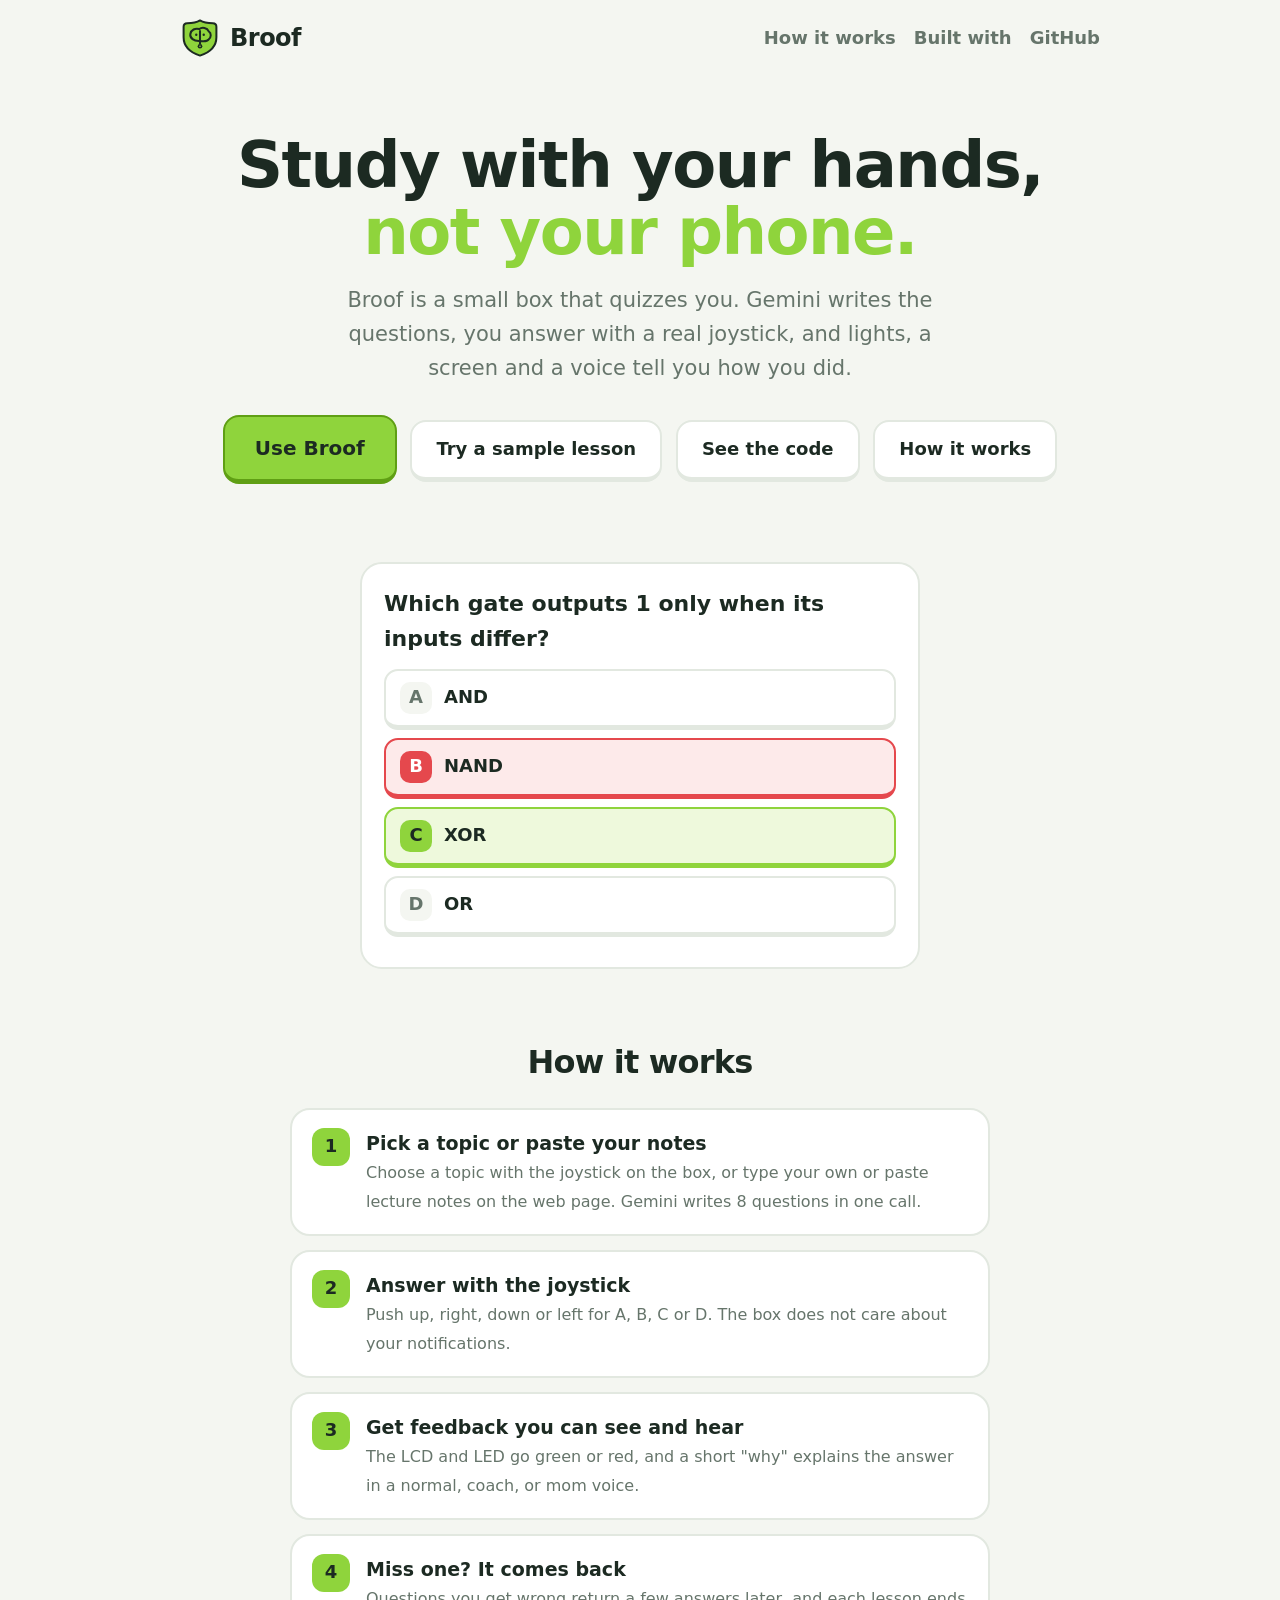
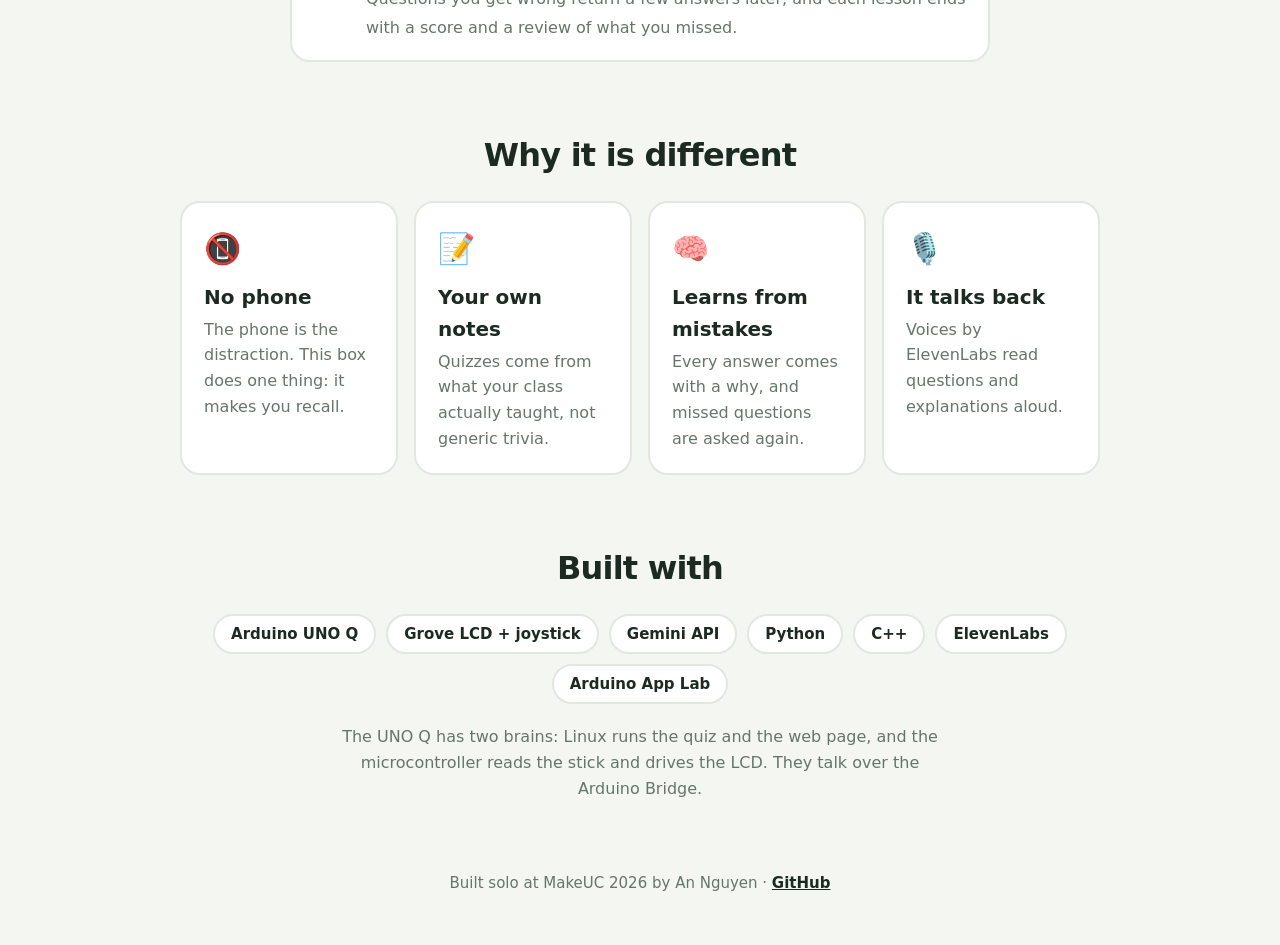
<file: docs/index.html>
<!doctype html>
<html lang="en">
<head>
<meta charset="utf-8">
<meta name="viewport" content="width=device-width, initial-scale=1">
<title>Broof - your brain-rot-proof study bro</title>
<link rel="icon" href="logo.svg" type="image/svg+xml">
<meta name="description" content="Broof is a hands-on study box. Gemini writes the quiz, you answer with a real joystick, and lights, an LCD and a voice tell you how you did.">
<style>
  :root { --bg:#f4f6f1; --card:#fff; --ink:#1c2a22; --muted:#66756b; --line:#e2e8e0;
          --green:#8fd43c; --green-d:#5f9f14; --green-bg:#eef9dc; --blue:#3b6cf6; --red:#e5484d; }
  * { box-sizing:border-box; }
  html { scroll-behavior:smooth; }
  body { margin:0; background:var(--bg); color:var(--ink); font:18px/1.6 "Nunito","Segoe UI",system-ui,-apple-system,sans-serif; -webkit-font-smoothing:antialiased; }
  .wrap { max-width:960px; margin:0 auto; padding:0 20px; }
  nav { display:flex; align-items:center; justify-content:space-between; padding:18px 0; }
  .brand { display:flex; align-items:center; gap:10px; font-weight:900; font-size:24px; letter-spacing:-.5px; }
  .logo { width:40px; height:40px; border-radius:12px; background:var(--green); color:var(--ink); display:grid; place-items:center; font-weight:900; font-size:22px; box-shadow:0 3px 0 var(--green-d); }
  nav a.link { color:var(--muted); text-decoration:none; font-weight:800; margin-left:18px; }
  nav a.link:hover { color:var(--ink); }
  .hero { text-align:center; padding:56px 0 40px; }
  .hero h1 { font-size:clamp(38px,7vw,64px); line-height:1.05; margin:0 0 18px; letter-spacing:-1.5px; font-weight:900; }
  .hero h1 em { font-style:normal; color:var(--green); }
  .hero p { max-width:620px; margin:0 auto 26px; color:var(--muted); font-size:21px; }
  .btn { display:inline-block; text-decoration:none; font-weight:900; padding:13px 24px; border-radius:16px; border:2px solid var(--line); border-bottom-width:5px; background:#fff; color:var(--ink); margin:4px; }
  .btn.primary { background:var(--green); border-color:var(--green-d); color:var(--ink); }
  .btn:active { transform:translateY(2px); border-bottom-width:3px; }
  section { padding:34px 0; }
  h2 { font-size:32px; letter-spacing:-.8px; margin:0 0 20px; font-weight:900; text-align:center; }
  .grid { display:grid; grid-template-columns:repeat(auto-fit,minmax(200px,1fr)); gap:16px; }
  .card { background:var(--card); border:2px solid var(--line); border-radius:20px; padding:22px; }
  .card .ico { font-size:30px; }
  .card h3 { margin:8px 0 4px; font-size:20px; font-weight:900; }
  .card p { margin:0; color:var(--muted); font-size:16px; }
  .steps { counter-reset:s; display:grid; gap:14px; max-width:700px; margin:0 auto; }
  .step { display:flex; gap:16px; align-items:flex-start; background:var(--card); border:2px solid var(--line); border-radius:20px; padding:18px 20px; }
  .step::before { counter-increment:s; content:counter(s); flex:none; width:38px; height:38px; border-radius:12px; background:var(--green); color:var(--ink); font-weight:900; display:grid; place-items:center; }
  .step b { display:block; font-size:19px; }
  .step span { color:var(--muted); font-size:16px; }
  .mock { max-width:560px; margin:0 auto; background:var(--card); border:2px solid var(--line); border-radius:22px; padding:22px; }
  .mock .q { font-weight:900; font-size:22px; margin-bottom:12px; }
  .opt { display:flex; align-items:center; gap:12px; padding:11px 14px; margin:8px 0; border:2px solid var(--line); border-bottom-width:5px; border-radius:14px; font-weight:800; }
  .opt i { font-style:normal; width:32px; height:32px; border-radius:10px; background:var(--bg); display:grid; place-items:center; color:var(--muted); }
  .opt.ok { border-color:var(--green); background:var(--green-bg); }
  .opt.ok i { background:var(--green); color:var(--ink); }
  .opt.no { border-color:var(--red); background:#fdeaea; }
  .opt.no i { background:var(--red); color:#fff; }
  .tech { display:flex; flex-wrap:wrap; gap:10px; justify-content:center; }
  .tech span { background:#fff; border:2px solid var(--line); border-radius:99px; padding:6px 16px; font-weight:800; font-size:15px; }
  footer { text-align:center; color:var(--muted); font-size:15px; padding:36px 0 50px; }
  footer a { color:var(--ink); font-weight:800; }
</style>
</head>
<body>
<div class="wrap">
  <nav>
    <div class="brand"><img src="logo.svg" alt="" style="width:40px;height:40px">Broof</div>
    <div><a class="link" href="#how">How it works</a><a class="link" href="#built">Built with</a><a class="link" href="https://github.com/AnNguyen07269/Broof">GitHub</a></div>
  </nav>

  <div class="hero">
    <h1>Study with your hands,<br><em>not your phone.</em></h1>
    <p>Broof is a small box that quizzes you. Gemini writes the questions, you answer with a real joystick, and lights, a screen and a voice tell you how you did.</p>
    <a class="btn primary" href="use.html" style="font-size:20px;padding:15px 30px">Use Broof</a>
    <a class="btn" href="try.html">Try a sample lesson</a>
    <a class="btn" href="https://github.com/AnNguyen07269/Broof">See the code</a>
    <a class="btn" href="#how">How it works</a>
  </div>

  <section>
    <div class="mock">
      <div class="q">Which gate outputs 1 only when its inputs differ?</div>
      <div class="opt"><i>A</i>AND</div>
      <div class="opt no"><i>B</i>NAND</div>
      <div class="opt ok"><i>C</i>XOR</div>
      <div class="opt"><i>D</i>OR</div>
    </div>
  </section>

  <section id="how">
    <h2>How it works</h2>
    <div class="steps">
      <div class="step"><div><b>Pick a topic or paste your notes</b><span>Choose a topic with the joystick on the box, or type your own or paste lecture notes on the web page. Gemini writes 8 questions in one call.</span></div></div>
      <div class="step"><div><b>Answer with the joystick</b><span>Push up, right, down or left for A, B, C or D. The box does not care about your notifications.</span></div></div>
      <div class="step"><div><b>Get feedback you can see and hear</b><span>The LCD and LED go green or red, and a short "why" explains the answer in a normal, coach, or mom voice.</span></div></div>
      <div class="step"><div><b>Miss one? It comes back</b><span>Questions you get wrong return a few answers later, and each lesson ends with a score and a review of what you missed.</span></div></div>
    </div>
  </section>

  <section>
    <h2>Why it is different</h2>
    <div class="grid">
      <div class="card"><div class="ico">📵</div><h3>No phone</h3><p>The phone is the distraction. This box does one thing: it makes you recall.</p></div>
      <div class="card"><div class="ico">📝</div><h3>Your own notes</h3><p>Quizzes come from what your class actually taught, not generic trivia.</p></div>
      <div class="card"><div class="ico">🧠</div><h3>Learns from mistakes</h3><p>Every answer comes with a why, and missed questions are asked again.</p></div>
      <div class="card"><div class="ico">🎙️</div><h3>It talks back</h3><p>Voices by ElevenLabs read questions and explanations aloud.</p></div>
    </div>
  </section>

  <section id="built">
    <h2>Built with</h2>
    <div class="tech"><span>Arduino UNO Q</span><span>Grove LCD + joystick</span><span>Gemini API</span><span>Python</span><span>C++</span><span>ElevenLabs</span><span>Arduino App Lab</span></div>
    <p style="text-align:center;color:var(--muted);max-width:620px;margin:20px auto 0;font-size:16px">The UNO Q has two brains: Linux runs the quiz and the web page, and the microcontroller reads the stick and drives the LCD. They talk over the Arduino Bridge.</p>
  </section>

  <footer>Built solo at MakeUC 2026 by An Nguyen &middot; <a href="https://github.com/AnNguyen07269/Broof">GitHub</a></footer>
</div>
</body>
</html>
</file>
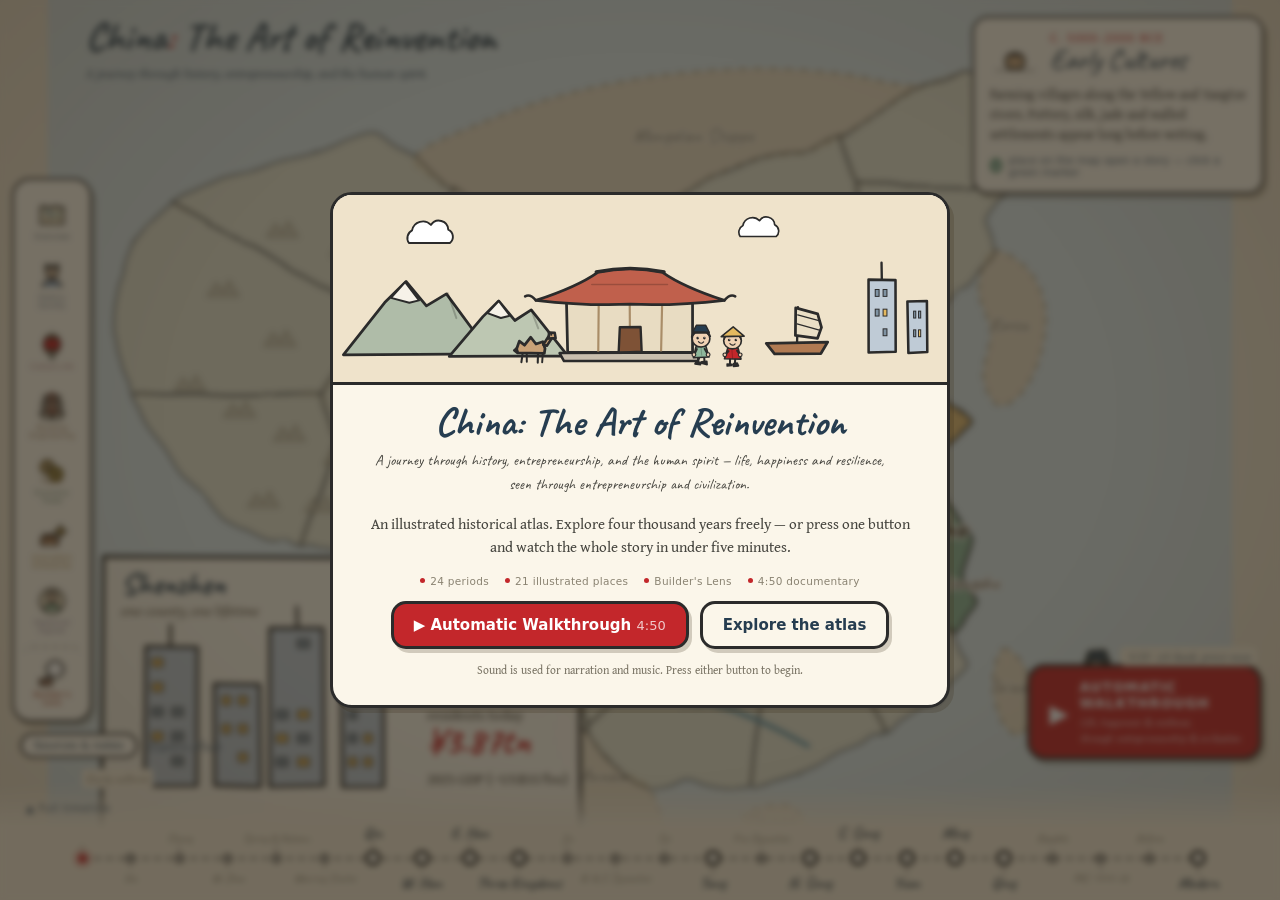
<file: docs/china/index.html>
<!DOCTYPE html>
<html lang="en">
<head>
<meta charset="utf-8">
<meta name="viewport" content="width=device-width,initial-scale=1">
<title>China: The Art of Reinvention</title>
<meta name="description" content="An interactive hand-drawn historical atlas of China, with a five-minute automated documentary.">
<link rel="icon" href="data:image/svg+xml,%3Csvg xmlns='http://www.w3.org/2000/svg' viewBox='0 0 32 32'%3E%3Crect width='32' height='32' rx='7' fill='%23F4EBD8' stroke='%232B2B2B' stroke-width='2.5'/%3E%3Cpath d='M6 20c4-7 9-9 13-5s7 2 7 2' fill='none' stroke='%23C3272B' stroke-width='3' stroke-linecap='round'/%3E%3Ccircle cx='11' cy='11' r='2.6' fill='%23263D50'/%3E%3C/svg%3E">
<link rel="preconnect" href="https://fonts.googleapis.com">
<link rel="preconnect" href="https://fonts.gstatic.com" crossorigin>
<link href="https://fonts.googleapis.com/css2?family=Caveat:wght@500;700&family=Patrick+Hand&family=Gentium+Book+Plus:ital,wght@0,400;0,700;1,400&display=swap" rel="stylesheet">
<link rel="stylesheet" href="css/atlas.css">
</head>
<body>

<div id="app">

  <!-- ============ MAP STAGE ============ -->
  <div id="stage">
    <svg id="map" viewBox="0 0 1000 760" preserveAspectRatio="xMidYMid meet" aria-label="Schematic historical map of China">
      <defs>
        <filter id="paper"><feTurbulence type="fractalNoise" baseFrequency="0.9" numOctaves="3" result="n"/>
          <feColorMatrix in="n" type="saturate" values="0"/>
          <feComposite operator="in" in2="SourceGraphic"/></filter>
        <filter id="rough"><feTurbulence type="fractalNoise" baseFrequency="0.028" numOctaves="2" seed="4" result="t"/>
          <feDisplacementMap in="SourceGraphic" in2="t" scale="2.2" xChannelSelector="R" yChannelSelector="G"/></filter>
        <pattern id="hatch" width="9" height="9" patternTransform="rotate(45)" patternUnits="userSpaceOnUse">
          <line x1="0" y1="0" x2="0" y2="9" stroke="#8C8372" stroke-width="2.5" opacity=".45"/></pattern>
      </defs>
      <rect id="sea" width="1000" height="760" fill="var(--sea)"/>
      <g id="cam">
        <g id="layer-outside"></g>
        <g id="layer-regions" filter="url(#rough)"></g>
        <g id="layer-seas"></g>
        <g id="layer-rivers"></g>
        <g id="layer-relief"></g>
        <g id="layer-routes"></g>
        <g id="layer-wall"></g>
        <g id="layer-figures"></g>
        <g id="layer-labels"></g>
        <g id="layer-markers"></g>
        <g id="layer-fx"></g>
      </g>
      <g id="layer-narrator"></g>
    </svg>
    <div id="scene-art" aria-hidden="true"></div>
    <div id="vignette"></div>
  </div>

  <!-- ============ MASTHEAD ============ -->
  <header id="masthead">
    <h1>China<span>:</span> The Art of Reinvention</h1>
    <p>A journey through history, entrepreneurship, and the human spirit.</p>
  </header>

  <!-- ============ SIDEBAR ============ -->
  <nav id="sidebar" aria-label="Topics"></nav>

  <!-- ============ SLIDE-OUT PANEL ============ -->
  <section id="panel" class="hidden" aria-live="polite">
    <button id="panel-close" aria-label="Close panel">&times;</button>
    <div id="panel-body"></div>
  </section>

  <!-- ============ PERIOD CARD ============ -->
  <aside id="periodcard">
    <div class="pc-top"><div class="pc-emb"></div><div><div class="pc-years"></div>
    <div class="pc-name"></div></div></div>
    <div class="pc-blurb"></div>
    <div class="pc-caveat"></div>
    <div class="pc-hint"></div>
  </aside>

  <!-- ============ WALKTHROUGH BUTTON ============ -->
  <button id="start-btn">
    <span class="sb-k">▶</span>
    <span class="sb-txt">
      <span class="sb-t">AUTOMATIC<br>WALKTHROUGH</span>
      <span class="sb-th">Life, happiness &amp; resilience,<br>through entrepreneurship &amp; civilization</span>
    </span>
    <span class="sb-s">4:50 · sit back, press once</span>
  </button>

  <!-- ============ TIMELINE ============ -->
  <div id="timeline">
    <button id="tl-expand" aria-label="Expand full timeline">▲ Full timeline</button>
    <div id="tl-track"><div id="tl-line"></div><div id="tl-fill"></div><div id="tl-marks"></div></div>
  </div>
  <div id="tl-full" class="hidden"><button id="tl-collapse" aria-label="Close timeline">&times;</button><div id="tl-full-inner"></div></div>

  <!-- ============ WALKTHROUGH OVERLAY ============ -->
  <div id="wt" class="hidden">
    <div id="wt-title">
      <div class="wtt-k">China</div>
      <div class="wtt-s">The Art of Reinvention</div>
      <div class="wtt-r"></div>
      <div class="wtt-th">Life, happiness &amp; resilience,<br>through entrepreneurship &amp; civilization</div>
    </div>
    <div id="wt-chrome">
      <div id="wt-head">
        <div id="wt-act"></div>
        <div id="wt-scene"></div>
      </div>
      <div id="wt-progress"><div id="wt-bar"></div><div id="wt-ticks"></div></div>
      <div id="wt-controls">
        <button data-a="restart" title="Restart" aria-label="Restart">⟲</button>
        <button data-a="prev" title="Previous scene" aria-label="Previous scene">⏮</button>
        <button data-a="play" title="Pause / resume" aria-label="Pause or resume" class="big">⏸</button>
        <button data-a="next" title="Next scene" aria-label="Next scene">⏭</button>
        <span id="wt-time">0:00 / 4:50</span>
        <span class="wt-sp"></span>
        <button data-a="subs" class="tog on" title="Subtitles" aria-label="Toggle subtitles">CC</button>
        <button data-a="narr" class="tog on" title="Narration" aria-label="Toggle narration">🗣</button>
        <button data-a="music" class="tog on" title="Music" aria-label="Toggle music">♪</button>
        <button data-a="skipv" class="hidden" title="Skip video" aria-label="Skip video">Skip video ⏭</button>
        <button data-a="exit" title="Exit to Explore Mode" aria-label="Exit walkthrough">Explore ✕</button>
      </div>
    </div>
    <div id="wt-video-wrap" class="hidden"><div id="wt-loading"><div>Loading the Shenzhen sequence…</div><div class="bar"><i></i></div></div><video id="wt-video" playsinline muted preload="auto" poster="media/shenzhen-poster.png"></video></div>
    <div id="subs"><span></span></div>
    <div id="wt-paused" class="hidden"><div>Paused — exploring</div><button id="wt-resume">Resume walkthrough ▶</button></div>
  </div>

  <!-- ============ STORYBOOK ============ -->
  <div id="story" class="hidden">
    <div id="story-card">
      <button id="story-close" aria-label="Close">&times;</button>
      <div id="story-art"></div>
      <div id="story-text"></div>
    </div>
  </div>

  <!-- ============ FOOTER ACTIONS ============ -->
  <div id="footer-actions">
    <button id="sources-btn">Sources &amp; notes</button>
    <span id="mode-pill">Explore Mode</span>
  </div>

  <div id="intro">
    <div class="intro-card">
      <div id="intro-art"></div>
      <h2>China: The Art of Reinvention</h2>
      <p class="intro-theme">A journey through history, entrepreneurship, and the human spirit —
         life, happiness and resilience, seen through entrepreneurship and civilization.</p>
      <p>An illustrated historical atlas. Explore four thousand years freely —
         or press one button and watch the whole story in under five minutes.</p>
      <div class="intro-meta">
        <span><i></i>24 periods</span><span><i></i>21 illustrated places</span>
        <span><i></i>Builder's Lens</span><span><i></i>4:50 documentary</span>
      </div>
      <div class="intro-btns">
        <button id="intro-go" class="primary">▶ Automatic Walkthrough <em>4:50</em></button>
        <button id="intro-explore">Explore the atlas</button>
      </div>
      <p class="intro-note">Sound is used for narration and music. Press either button to begin.</p>
    </div>
  </div>

</div>
<script type="module" src="js/app.js"></script>
</body>
</html>
</file>
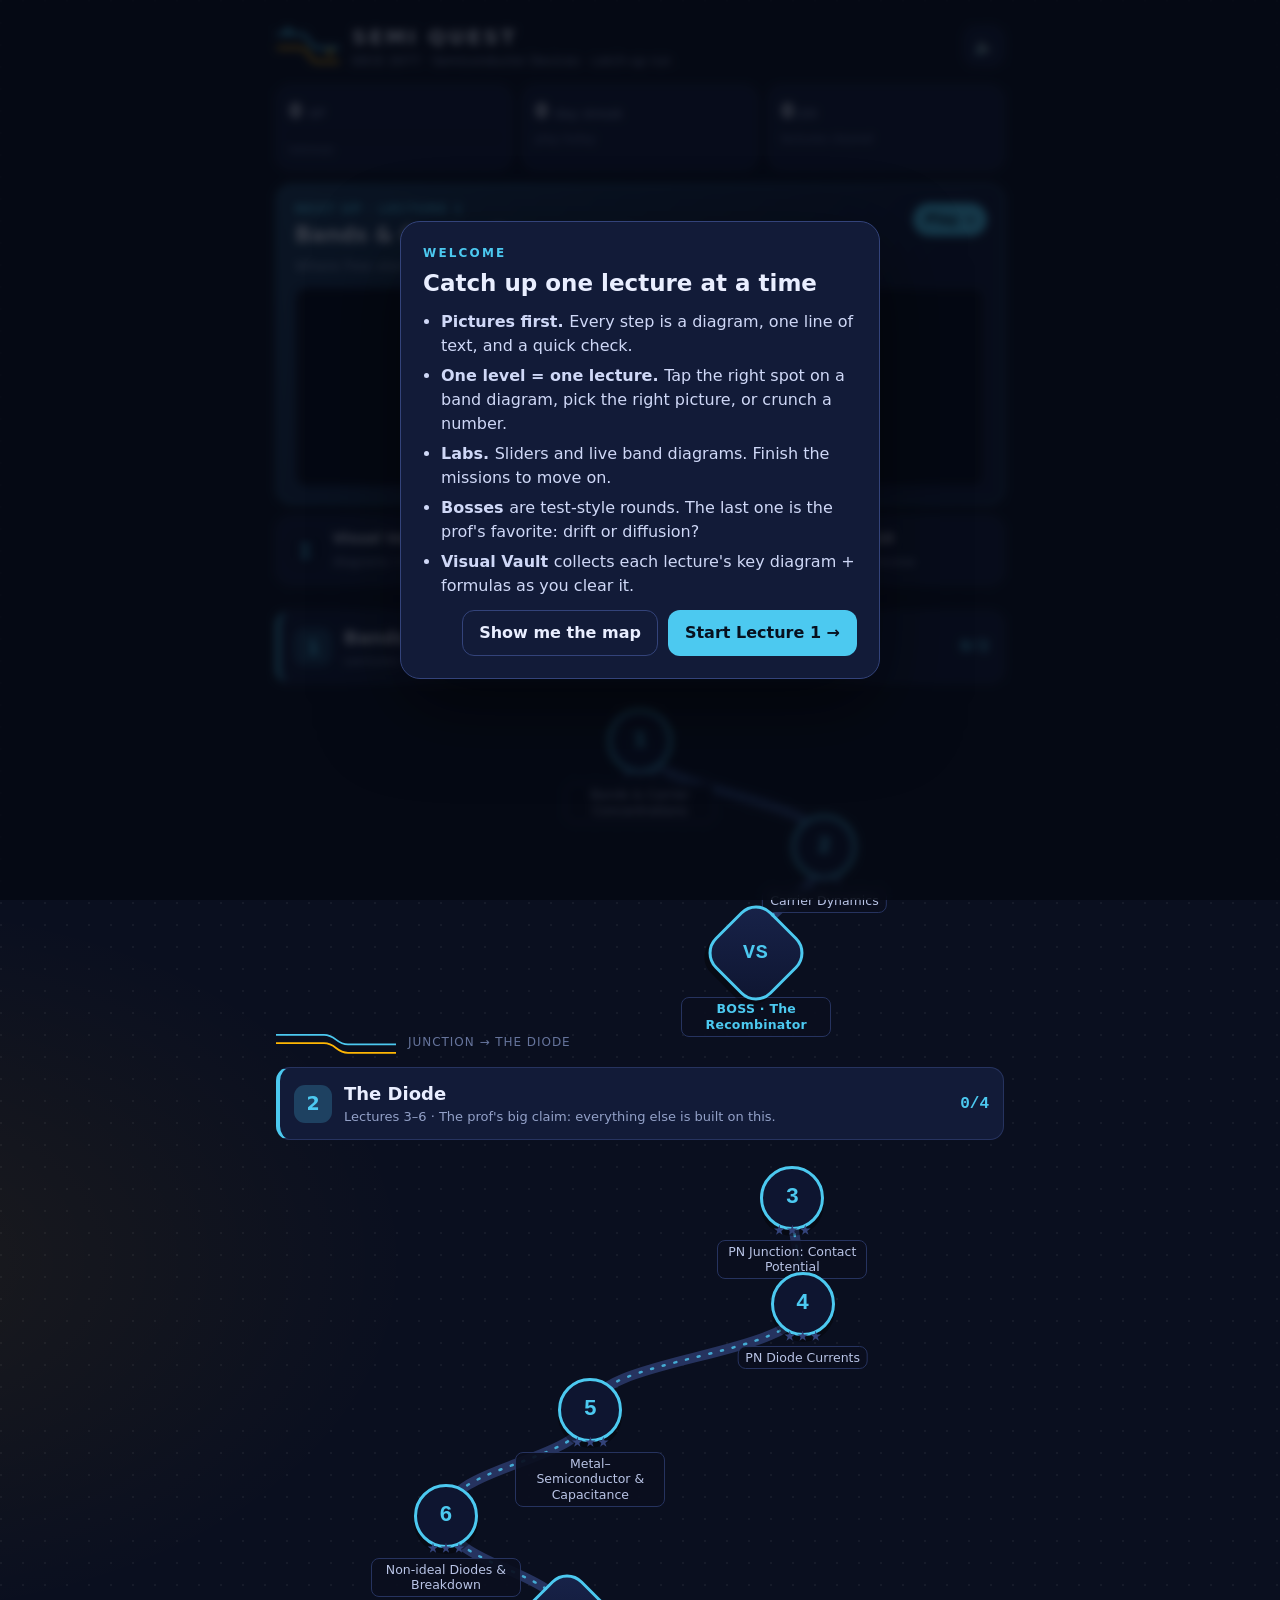
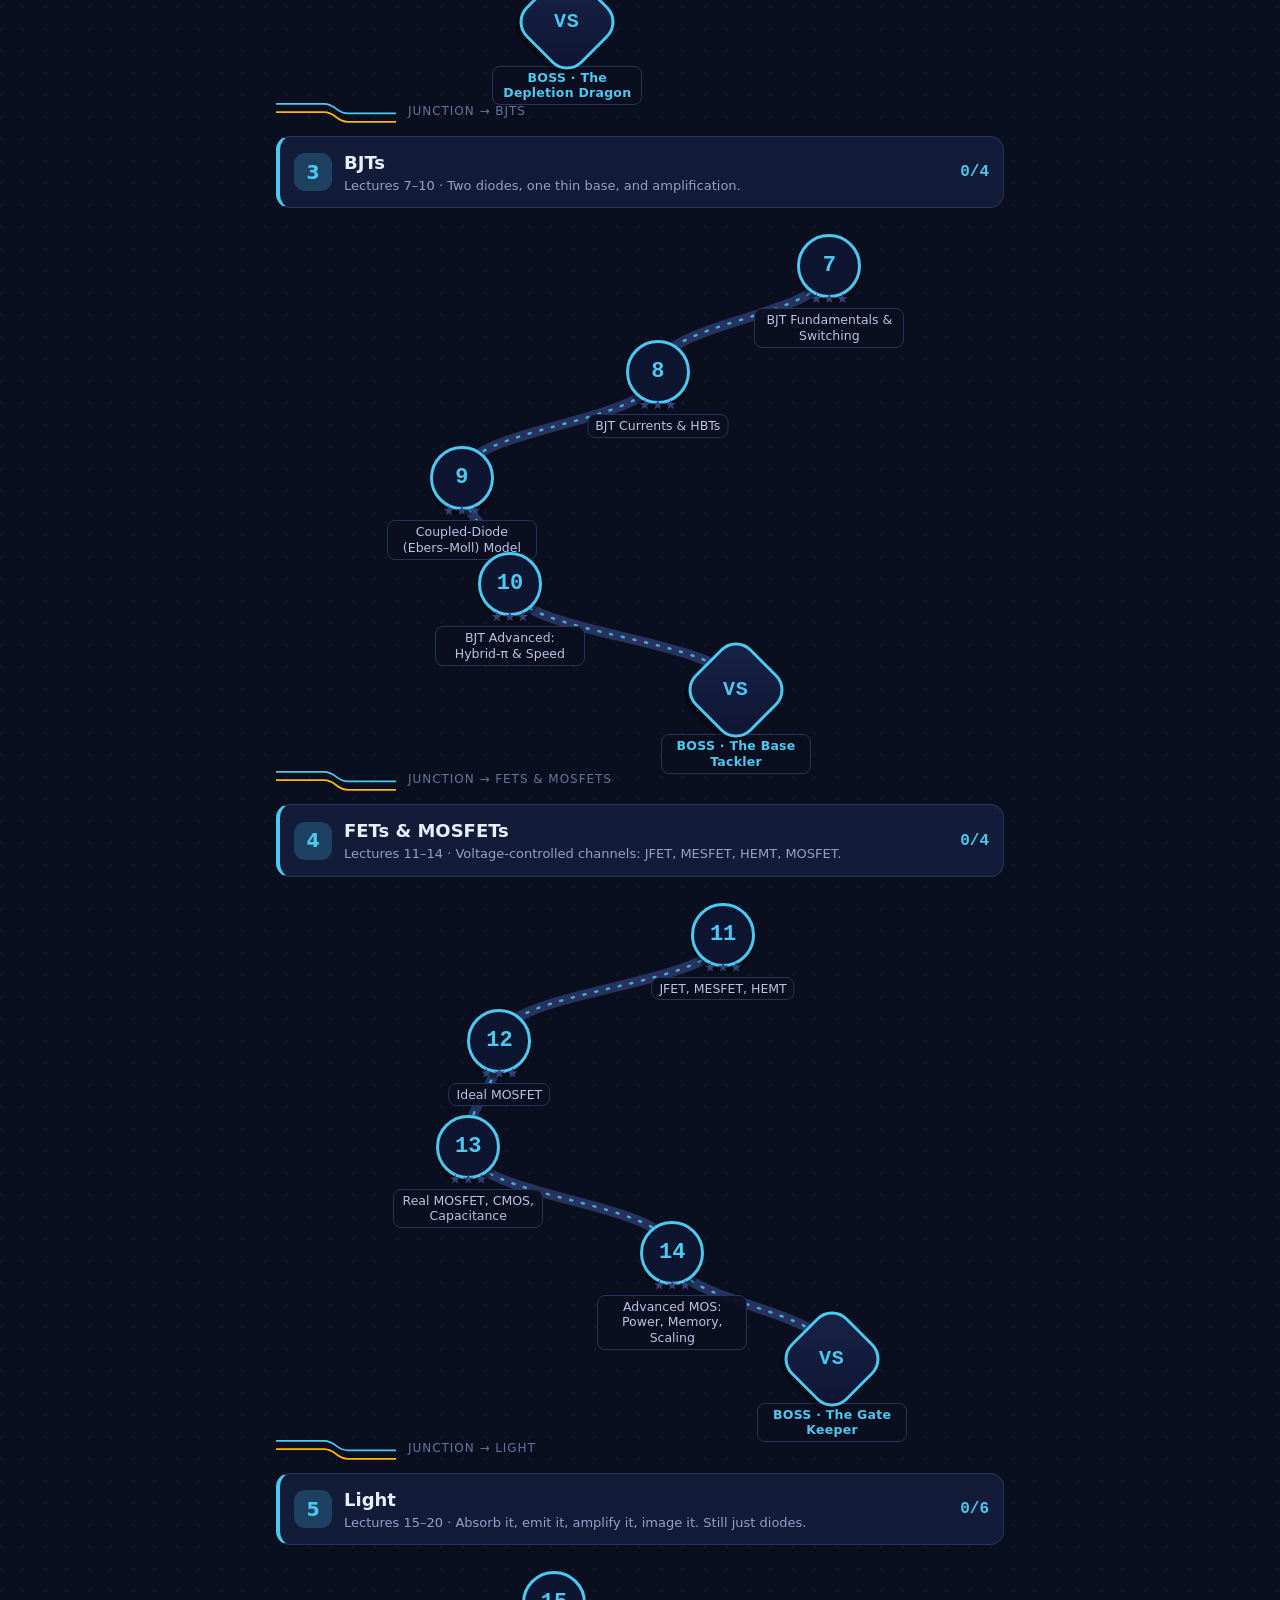
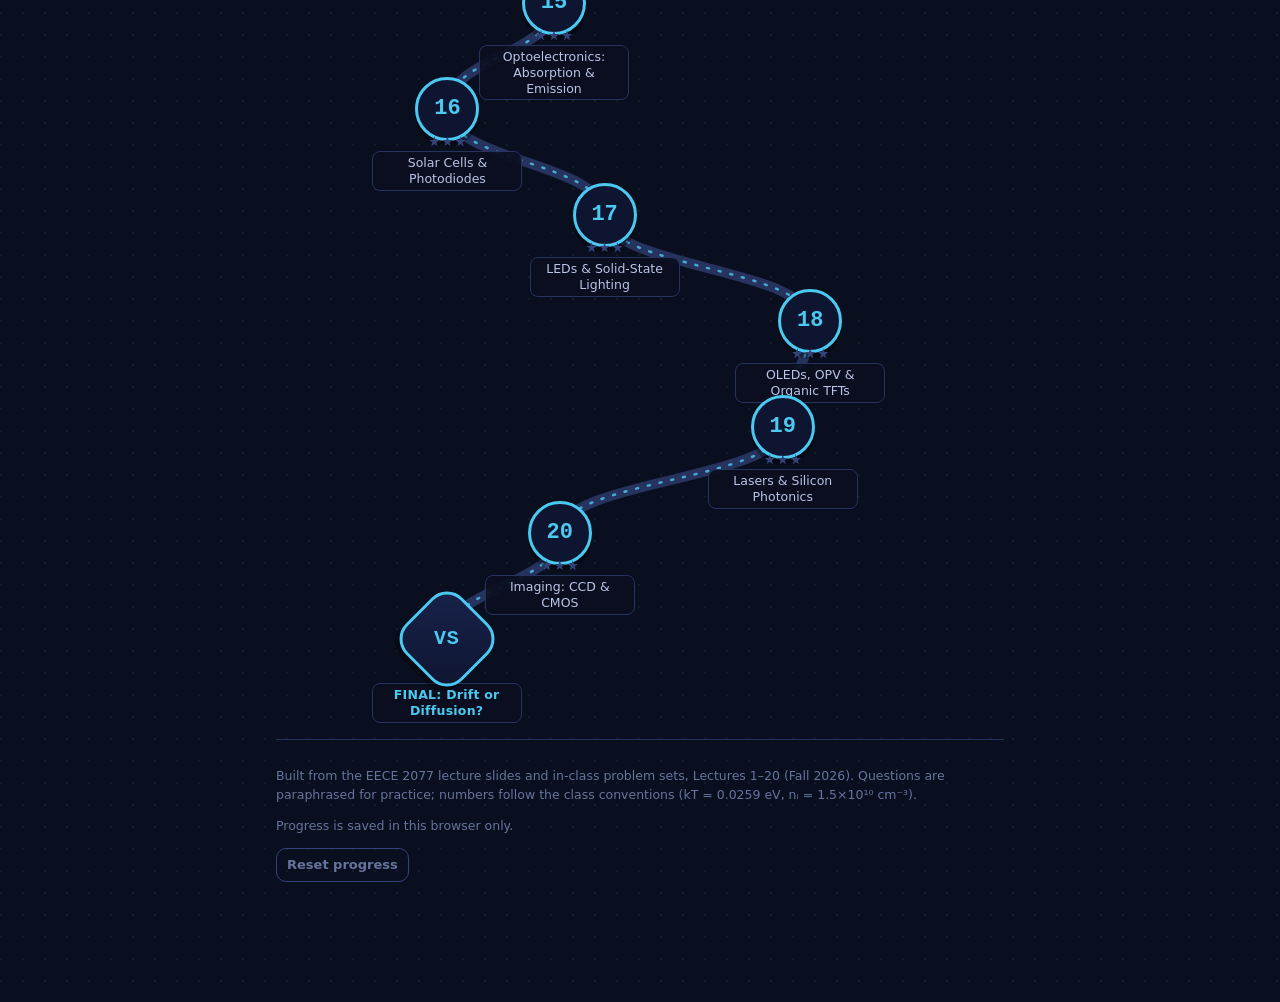
<file: docs/semi/index.html>
<!DOCTYPE html>
<html lang="en">
<head>
<meta charset="utf-8">
<meta name="viewport" content="width=device-width, initial-scale=1">
<title>Semi Quest · EECE 2077 catch-up game</title>
<meta name="description" content="A bite-sized game covering Semiconductor Devices (EECE 2077) Lectures 1–20: bands, diodes, BJTs, MOSFETs, LEDs, lasers.">
<meta name="theme-color" content="#0a0f1f">
<link rel="icon" href="data:image/svg+xml,%3Csvg xmlns='http://www.w3.org/2000/svg' viewBox='0 0 64 64'%3E%3Crect width='64' height='64' rx='14' fill='%230a0f1f'/%3E%3Cpath d='M8 20H26C36 20 32 34 42 34H56' stroke='%234cc9f0' stroke-width='5' fill='none' stroke-linecap='round'/%3E%3Cpath d='M8 34H26C36 34 32 48 42 48H56' stroke='%23ffb703' stroke-width='5' fill='none' stroke-linecap='round'/%3E%3C/svg%3E">
<style>
:root{
  --bg:#0a0f1f;--bg2:#0e1530;--panel:#121b38;--panel2:#18234a;--line:#26335f;--line2:#33437a;
  --text:#e9eeff;--muted:#93a1c8;--dim:#66749c;
  --e:#4cc9f0;--h:#ffb703;--ok:#2ee59d;--bad:#ff5d73;--warn:#ffcf5c;
  --wc:#4cc9f0;
  --r:16px;
  --font:"Avenir Next","Segoe UI Variable","Segoe UI",system-ui,-apple-system,Roboto,sans-serif;
  --mono:ui-monospace,"SF Mono","Cascadia Mono",Menlo,Consolas,monospace;
}
*{box-sizing:border-box}
html{background:var(--bg)}
body{margin:0;color:var(--text);font:16px/1.5 var(--font);min-height:100vh;
  background:
    radial-gradient(1100px 600px at 85% -10%,rgba(76,201,240,.12),transparent 60%),
    radial-gradient(900px 600px at -10% 30%,rgba(255,183,3,.07),transparent 60%),
    radial-gradient(circle at 1px 1px,rgba(255,255,255,.05) 1px,transparent 1.5px) 0 0/22px 22px,
    var(--bg);
  -webkit-font-smoothing:antialiased}
#app{max-width:760px;margin:0 auto;padding:16px 16px 120px}
button{font:inherit;color:inherit;cursor:pointer}
button:disabled{cursor:default}
b{font-weight:700}
sub,sup{font-size:.72em;line-height:0}
:focus-visible{outline:2px solid var(--wc);outline-offset:2px}

/* header */
.top{display:flex;align-items:center;justify-content:space-between;gap:12px;padding:6px 0 14px}
.logo{display:flex;align-items:center;gap:12px}
.logo svg{width:64px;height:40px;flex:none;overflow:visible}
.lg-c{fill:none;stroke:var(--e);stroke-width:3;stroke-linecap:round}
.lg-v{fill:none;stroke:var(--h);stroke-width:3;stroke-linecap:round}
.lg-e{fill:var(--e)} .lg-h{fill:var(--h)}
.lg-t{font-weight:800;letter-spacing:.14em;font-size:20px}
.lg-s{color:var(--muted);font-size:12.5px}
.icon-btn{width:40px;height:40px;border-radius:12px;border:1px solid var(--line);background:var(--panel);font-size:17px;flex:none}
.icon-btn:hover{border-color:var(--line2)}

.stats{display:grid;grid-template-columns:repeat(3,1fr);gap:10px;margin-bottom:14px}
.stat{background:var(--panel);border:1px solid var(--line);border-radius:14px;padding:10px 12px;font-size:13px;color:var(--muted)}
.stat b{font-size:22px;color:var(--text);margin-right:2px;font-family:var(--mono)}
.stat small{display:block;font-size:11.5px;color:var(--dim);margin-top:2px}
.stat .bar{height:5px;background:var(--bg2);border-radius:9px;margin-top:6px;overflow:hidden}
.stat .bar i{display:block;height:100%;background:linear-gradient(90deg,var(--e),var(--ok));border-radius:9px}

.cont{display:block;width:100%;text-align:left;border:1px solid color-mix(in srgb,var(--wc) 55%,transparent);border-radius:var(--r);padding:16px 18px;margin-bottom:12px;position:relative;
  background:linear-gradient(135deg,color-mix(in srgb,var(--wc) 20%,var(--panel)),var(--panel) 70%)}
.cont:hover{transform:translateY(-1px)}
.cont-k{font-size:11.5px;letter-spacing:.14em;color:var(--wc);font-weight:700}
.cont-t{font-size:21px;font-weight:750;margin:2px 0 4px;padding-right:70px}
.cont-s{color:var(--muted);font-size:14px}
.cont-go{position:absolute;right:16px;top:18px;background:var(--wc);color:#08101f;font-weight:800;border-radius:999px;padding:6px 12px;font-size:14px}
.actions{display:grid;grid-template-columns:repeat(3,1fr);gap:10px;margin-bottom:26px}
.act{display:flex;align-items:center;gap:10px;text-align:left;background:var(--panel);border:1px solid var(--line);border-radius:14px;padding:11px 12px}
.act:hover:not(:disabled){border-color:var(--line2);background:var(--panel2)}
.act:disabled{opacity:.5}
.act b{display:block;font-size:14px}.act small{color:var(--muted);font-size:12px}
.a-i{width:34px;height:34px;flex:none;border-radius:10px;display:grid;place-items:center;background:var(--bg2);font-weight:800;color:var(--e)}

/* world map */
.world{margin:6px 0 4px}
.w-head{display:flex;align-items:center;gap:12px;background:var(--panel);border:1px solid var(--line);border-left:4px solid var(--wc);border-radius:14px;padding:12px 14px}
.w-num{width:38px;height:38px;border-radius:11px;display:grid;place-items:center;font-weight:800;font-size:19px;background:color-mix(in srgb,var(--wc) 22%,transparent);color:var(--wc);flex:none}
.w-name{font-weight:780;font-size:18px}
.w-sub{color:var(--muted);font-size:13px}
.w-prog{margin-left:auto;font-family:var(--mono);color:var(--wc);font-weight:700}
.map{position:relative;margin:0 4px}
.path{position:absolute;inset:0;width:100%;height:100%;overflow:visible}
.p-bg{fill:none;stroke:var(--line);stroke-width:10;vector-effect:non-scaling-stroke;stroke-linecap:round}
.p-fg{fill:none;stroke:var(--wc);stroke-width:2.5;vector-effect:non-scaling-stroke;stroke-dasharray:2 10;stroke-linecap:round;opacity:.8;animation:flow 1.6s linear infinite}
@keyframes flow{to{stroke-dashoffset:-24}}
.node{position:absolute;width:64px;height:64px;border-radius:50%;border:3px solid var(--wc);background:var(--bg2);display:grid;place-items:center;z-index:2;box-shadow:0 6px 0 rgba(0,0,0,.35);transition:transform .12s}
.node:hover{transform:translateY(-2px) scale(1.04)}
.node .n{font-weight:800;font-size:22px;font-family:var(--mono);color:var(--wc);line-height:1}
.node.done{background:var(--wc)} .node.done .n{color:#08101f}
.node .stars{position:absolute;bottom:-9px;display:flex;gap:2px}
.node .stars i{width:11px;height:11px;background:var(--line2);clip-path:polygon(50% 0,61% 35%,98% 35%,68% 57%,79% 91%,50% 70%,21% 91%,32% 57%,2% 35%,39% 35%)}
.node .stars i.on{background:#ffd23f}
.node.next{animation:pulse 1.8s ease-in-out infinite}
@keyframes pulse{0%,100%{box-shadow:0 6px 0 rgba(0,0,0,.35),0 0 0 0 color-mix(in srgb,var(--wc) 60%,transparent)}50%{box-shadow:0 6px 0 rgba(0,0,0,.35),0 0 0 12px transparent}}
.node.boss{width:80px;height:80px;border-radius:22px;transform:rotate(45deg);border-width:3px;background:linear-gradient(135deg,var(--panel2),var(--bg2))}
.node.boss .n{transform:rotate(-45deg);font-size:20px;letter-spacing:.04em}
.node.boss:hover{transform:rotate(45deg) scale(1.05)}
.node.boss.done{background:var(--wc)}
.node-l{position:absolute;transform:translateX(-50%);width:max-content;max-width:150px;text-align:center;font-size:12.5px;color:#b9c4e6;line-height:1.25;z-index:1;pointer-events:none;background:rgba(10,15,31,.92);border:1px solid var(--line);border-radius:8px;padding:3px 7px}
.boss-l{color:var(--wc);font-weight:700;letter-spacing:.02em}
.junction{display:flex;align-items:center;gap:12px;color:var(--dim);font-size:12px;letter-spacing:.08em;text-transform:uppercase;margin:6px 0 12px}
.junction svg{width:120px;height:26px;flex:none}
.foot{color:var(--dim);font-size:12.5px;border-top:1px solid var(--line);margin-top:30px;padding-top:14px}

/* buttons */
.btn{border:1px solid var(--line2);background:var(--panel2);border-radius:12px;padding:10px 16px;font-weight:650}
.btn:hover:not(:disabled){border-color:var(--wc)}
.btn.primary{background:var(--wc);color:#07101e;border-color:transparent;font-weight:800}
.btn.primary:disabled{background:var(--line);color:var(--muted)}
.btn.ghost{background:transparent}
.btn.sm{padding:6px 10px;font-size:13px;border-radius:10px}
.btn.big{padding:13px 22px;font-size:16px}
.row{display:flex;gap:10px;align-items:center;margin-top:12px}
.row.end{justify-content:flex-end}.row.wrap{flex-wrap:wrap}

/* runner */
.run-top{display:flex;align-items:center;gap:12px;padding:4px 0 10px;position:sticky;top:0;z-index:5;background:linear-gradient(var(--bg) 75%,transparent)}
.run-title{flex:1;min-width:0}
.run-title small{display:block;color:var(--wc);font-size:11px;letter-spacing:.12em;font-weight:700}
.run-title b{display:block;white-space:nowrap;overflow:hidden;text-overflow:ellipsis;font-size:17px}
.run-xp{font-family:var(--mono);color:var(--ok);font-weight:700;font-size:14px}
.combo{font-size:13px;font-weight:800;color:#ffd23f;opacity:0;transition:opacity .2s}
.combo.on{opacity:1}
.prog{display:flex;gap:4px;margin:2px 0 14px}
.prog i{flex:1;height:6px;border-radius:9px;background:var(--line)}
.prog i.done{background:var(--wc)}.prog i.miss{background:color-mix(in srgb,var(--bad) 70%,var(--line))}
.prog i.cur{background:color-mix(in srgb,var(--wc) 45%,var(--line))}
.card{background:var(--panel);border:1px solid var(--line);border-radius:20px;padding:18px;box-shadow:0 18px 40px rgba(0,0,0,.25)}
.card.enter{animation:in .28s ease-out}
@keyframes in{from{opacity:0;transform:translateY(8px)}}
.card-k{color:var(--dim);font-size:12px;letter-spacing:.06em;margin-bottom:10px}
.idea{border-left:3px solid var(--wc);background:color-mix(in srgb,var(--wc) 8%,transparent);border-radius:0 12px 12px 0;padding:10px 14px;margin-bottom:16px;font-size:16.5px}
.idea-t{display:inline-block;font-size:10.5px;letter-spacing:.16em;font-weight:800;color:var(--wc);margin-bottom:2px}
.idea b{color:#fff}
.q-text{font-weight:650;font-size:17px;margin-bottom:12px}
.opts{display:grid;gap:8px}
.opts.two{grid-template-columns:1fr 1fr}
.opt{display:flex;gap:10px;align-items:flex-start;text-align:left;background:var(--bg2);border:1.5px solid var(--line);border-radius:12px;padding:11px 13px;transition:border-color .12s,transform .12s}
.opt:hover:not(:disabled){border-color:var(--wc);transform:translateX(2px)}
.opt .k{font-family:var(--mono);font-size:12px;color:var(--dim);border:1px solid var(--line2);border-radius:6px;padding:0 6px;margin-top:2px;flex:none}
.opt.right{border-color:var(--ok);background:color-mix(in srgb,var(--ok) 14%,var(--bg2))}
.opt.wrong{border-color:var(--bad);background:color-mix(in srgb,var(--bad) 12%,var(--bg2));opacity:.75;text-decoration:line-through;text-decoration-color:color-mix(in srgb,var(--bad) 60%,transparent)}
.opt:disabled:not(.right):not(.wrong){opacity:.55}
.shake{animation:shake .35s}
@keyframes shake{20%{transform:translateX(-6px)}40%{transform:translateX(6px)}60%{transform:translateX(-4px)}80%{transform:translateX(3px)}}
.num-row{display:flex;gap:8px;align-items:center;flex-wrap:wrap}
.num-in{flex:1;min-width:180px;background:var(--bg2);border:1.5px solid var(--line2);border-radius:12px;padding:11px 13px;color:var(--text);font:16px var(--mono)}
.num-in:focus{outline:none;border-color:var(--wc)}
.num-in.right{border-color:var(--ok)}.num-in.wrong{border-color:var(--bad)}
.unit{color:var(--muted);font-family:var(--mono)}
.fb{display:none;margin-top:14px;border-radius:12px;padding:12px 14px;font-size:15px}
.fb.show{display:block;animation:in .2s}
.fb.good{background:color-mix(in srgb,var(--ok) 11%,transparent);border:1px solid color-mix(in srgb,var(--ok) 40%,transparent)}
.fb.bad{background:color-mix(in srgb,var(--bad) 10%,transparent);border:1px solid color-mix(in srgb,var(--bad) 40%,transparent)}
.fb.warn{background:color-mix(in srgb,var(--warn) 10%,transparent);border:1px solid color-mix(in srgb,var(--warn) 40%,transparent)}
.fb-h{font-weight:800}
.fb.good .fb-h{color:var(--ok)}.fb.bad .fb-h{color:var(--bad)}.fb.warn .fb-h{color:var(--warn)}
.fb-ans{margin-top:4px}
.fb-x{margin-top:6px;color:#cfd8f7}
.fb-x span{display:inline-block;font-size:10.5px;letter-spacing:.14em;font-weight:800;color:var(--muted);margin-right:8px;text-transform:uppercase}
.run-foot{position:fixed;left:0;right:0;bottom:0;z-index:6;display:flex;justify-content:flex-end;align-items:center;gap:10px;padding:12px max(16px,calc(50% - 364px)) calc(12px + env(safe-area-inset-bottom));background:linear-gradient(transparent,var(--bg) 35%)}
.run-foot:empty{display:none}
.foot-hint{color:var(--dim);font-size:12.5px;margin-right:auto}

/* sort + match */
.sort-slots{list-style:none;counter-reset:s;padding:0;margin:0 0 10px;display:grid;gap:6px}
.slot{counter-increment:s;display:flex;align-items:center;gap:10px;border:1.5px dashed var(--line2);border-radius:10px;padding:8px 10px;min-height:42px}
.slot::before{content:counter(s);font-family:var(--mono);color:var(--wc);font-weight:800;width:18px}
.slot.filled{border-style:solid;background:var(--bg2)}
.slot.ok{border-color:var(--ok)}
.slot .ph{color:var(--dim);font-size:13px}
.sort-pool{display:flex;flex-wrap:wrap;gap:8px}
.chip{border:1px solid var(--line2);background:var(--bg2);border-radius:999px;padding:5px 11px;font-size:13px}
.chip.big{border-radius:10px;padding:8px 12px;font-size:14.5px;text-align:left}
.chip:hover:not(:disabled){border-color:var(--wc)}
.chip.used{opacity:.25}
.chips{display:flex;flex-wrap:wrap;gap:6px;margin-top:8px}
.m-hint{color:var(--muted);font-size:13px;margin-bottom:8px}
.match{display:grid;grid-template-columns:1fr 1fr;gap:10px}
.m-col{display:grid;gap:8px;align-content:start}
.m-item{text-align:left;background:var(--bg2);border:1.5px solid var(--line);border-radius:10px;padding:9px 11px;font-size:14.5px}
.m-item.sel{border-color:var(--text);box-shadow:0 0 0 3px color-mix(in srgb,var(--text) 18%,transparent)}
.m-item.right{border-color:var(--ok)!important}.m-item.wrong{border-color:var(--bad)!important}

/* results */
.results{text-align:center;padding:34px 18px 10px}
.r-k{color:var(--wc);letter-spacing:.18em;font-size:12px;font-weight:800}
.results h2{font-size:28px;margin:6px 0 2px}
.r-sub{color:var(--muted)}
.big-stars{display:flex;justify-content:center;gap:12px;margin:22px 0}
.big-stars i{width:58px;height:58px;background:var(--line2);clip-path:polygon(50% 0,61% 35%,98% 35%,68% 57%,79% 91%,50% 70%,21% 91%,32% 57%,2% 35%,39% 35%)}
.big-stars i.on{background:#ffd23f;animation:pop .5s both}
@keyframes pop{0%{transform:scale(0) rotate(-40deg)}70%{transform:scale(1.2)}100%{transform:scale(1)}}
.r-stats{display:flex;justify-content:center;gap:16px;margin-bottom:18px}
.r-stats div{background:var(--panel);border:1px solid var(--line);border-radius:14px;padding:10px 18px}
.r-stats b{display:block;font-size:24px;font-family:var(--mono)}
.r-stats small{color:var(--muted);font-size:12px}
.r-vault{text-align:left;background:var(--panel);border:1px solid var(--line);border-radius:16px;padding:14px;margin:0 auto 6px}
.r-vk{font-weight:750;margin-bottom:8px;color:var(--wc)}
.f-list{display:flex;flex-wrap:wrap;gap:7px}
.f{font:13.5px/1.4 var(--mono);background:var(--bg2);border:1px solid var(--line2);border-radius:9px;padding:5px 9px;color:#dfe7ff}
.results .row{justify-content:center}

/* boss */
.boss-hud{display:flex;align-items:center;gap:12px;padding:4px 0 14px}
.boss-hud.hit .hp-bar{animation:shake .3s}
.hp{flex:1}.hp small{color:var(--wc);font-weight:800;letter-spacing:.06em}
.hp-bar{height:12px;background:var(--bg2);border:1px solid var(--line2);border-radius:9px;overflow:hidden;margin-top:3px}
.hp-bar i{display:block;height:100%;background:linear-gradient(90deg,var(--bad),#ff8a3d);transition:width .4s}
.hearts{font-size:22px;letter-spacing:2px}
.hearts span{color:var(--line2)}.hearts span.on{color:var(--bad)}
.hearts.lost{animation:shake .4s}
.boss-intro{text-align:center;padding:30px 10px}
.boss-intro p{color:var(--muted);max-width:460px;margin:6px auto 14px}
.boss-intro .m-list{display:inline-block;text-align:left}
.boss-face{font-size:44px;font-weight:900;font-family:var(--mono);color:var(--wc);margin:14px auto 4px;width:96px;height:96px;display:grid;place-items:center;border:3px solid var(--wc);border-radius:26px;transform:rotate(45deg)}
.boss-face>*{transform:rotate(-45deg)}
.timer{height:6px;background:var(--bg2);border-radius:9px;overflow:hidden;margin-bottom:12px}
.timer i{display:block;height:100%;width:100%;background:var(--wc);transition:width .1s linear}

/* vault */
.v-tools{display:flex;gap:12px;align-items:center;flex-wrap:wrap;margin-bottom:16px}
.chk{color:var(--muted);font-size:14px;display:flex;align-items:center;gap:6px}
.v-world{margin-bottom:18px}
.v-world h3{margin:0 0 8px;color:var(--wc);font-size:17px}
.v-level{background:var(--panel);border:1px solid var(--line);border-radius:14px;padding:12px;margin-bottom:8px}
.v-lh{display:flex;justify-content:space-between;align-items:center;gap:8px;font-weight:650;font-size:14px;margin-bottom:8px}
.v-level.locked .f-list{filter:blur(5px);opacity:.5;user-select:none;pointer-events:none}

/* overlay */
.overlay{position:fixed;inset:0;background:rgba(5,8,18,.75);backdrop-filter:blur(4px);z-index:50;display:grid;place-items:center;padding:16px}
.modal{background:var(--panel);border:1px solid var(--line2);border-radius:20px;padding:22px;max-width:480px;width:100%;box-shadow:0 30px 80px rgba(0,0,0,.5)}
.m-k{color:var(--e);letter-spacing:.18em;font-size:12px;font-weight:800}
.modal h2{margin:4px 0 10px;font-size:23px}
.m-list{margin:0;padding-left:18px;color:#cfd8f7}
.m-list li{margin:6px 0}
.xp-float{position:fixed;z-index:60;transform:translate(-50%,0);font-weight:800;color:var(--ok);font-family:var(--mono);pointer-events:none;animation:up 1.1s ease-out forwards;text-shadow:0 2px 8px rgba(0,0,0,.6)}
@keyframes up{to{transform:translate(-50%,-46px);opacity:0}}
.fx{position:fixed;inset:0;z-index:70;pointer-events:none}

/* labs */
.lab{background:var(--bg2);border:1px solid var(--line2);border-radius:16px;padding:12px}
.lab-head{display:flex;align-items:center;gap:8px;margin-bottom:8px}
.lab-tag{font-size:10px;font-weight:800;letter-spacing:.16em;background:var(--wc);color:#07101e;border-radius:6px;padding:2px 6px}
.lab-title{font-weight:700;font-size:14.5px}
.lab-stage{background:#070b18;border:1px solid var(--line);border-radius:12px;overflow:hidden}
.lab-svg{display:block;width:100%;height:auto;font-family:var(--font)}
.lab-controls{display:grid;gap:10px;margin:12px 2px 6px}
.ctl-row{display:flex;align-items:center;justify-content:space-between;gap:10px}
.slider{display:block}
.sl-top{display:flex;justify-content:space-between;gap:8px;font-size:13.5px}
.sl-lab{color:var(--muted)}
.sl-val{font-family:var(--mono);font-weight:700}
.sl-val em{font-style:normal;color:var(--wc);font-family:var(--font);font-weight:600;margin-left:4px}
input[type=range]{width:100%;accent-color:var(--wc);height:28px}
.seg{display:inline-flex;background:var(--panel);border:1px solid var(--line2);border-radius:10px;padding:3px}
.seg-b{border:0;background:transparent;border-radius:8px;padding:6px 12px;font-size:13.5px;color:var(--muted)}
.seg-b.on{background:var(--wc);color:#07101e;font-weight:750}
.lab-readout{display:grid;grid-template-columns:repeat(auto-fit,minmax(140px,1fr));gap:6px;margin:6px 0}
.ro{background:var(--panel);border:1px solid var(--line);border-radius:9px;padding:6px 9px;font-size:12.5px;color:var(--muted);display:flex;justify-content:space-between;gap:6px}
.ro b{color:var(--text);font-family:var(--mono);font-size:12.5px;text-align:right}
.ro.wide{grid-column:1/-1;color:var(--text);font-size:13.5px}
.missions{list-style:none;padding:0;margin:8px 0 0;display:grid;gap:6px}
.mission{display:flex;gap:9px;align-items:flex-start;font-size:14px;color:#cfd8f7}
.m-box{width:18px;height:18px;border-radius:6px;border:2px solid var(--line2);flex:none;margin-top:2px;display:grid;place-items:center;font-size:12px}
.mission.done{color:var(--ok)}
.mission.done .m-box{background:var(--ok);border-color:var(--ok)}
.mission.done .m-box::after{content:"✓";color:#07101e;font-weight:900}
/* svg styles */
.lab-svg text{fill:#cfd8f7;font-size:12px}
.lab-svg .lbl{font-size:12.5px;font-weight:700;fill:#e9eeff}
.lab-svg .lbl.dim{fill:var(--muted);font-weight:500}
.lab-svg .axl{font-size:10.5px;fill:var(--muted)}
.lab-svg tspan.sub{font-size:.72em}
.ec,.ec-p{stroke:var(--e);stroke-width:2.5;fill:none}
.ev,.ev-p{stroke:var(--h);stroke-width:2.5;fill:none}
.ei{stroke:var(--dim);stroke-width:1.2;stroke-dasharray:5 4;fill:none}
.ef{stroke:#f4f7ff;stroke-width:1.6;stroke-dasharray:8 4}
.lab-svg .ef-t{fill:#f4f7ff}
.cb-fill{fill:rgba(76,201,240,.10)} .vb-fill{fill:rgba(255,183,3,.10)}
.dot-e{fill:var(--e)} .dot-h{fill:none;stroke:var(--h);stroke-width:2}
.ax{stroke:var(--line2);stroke-width:1.2}
.grid{stroke:var(--line2);stroke-width:1;stroke-dasharray:3 4;fill:none}
.curve{fill:none;stroke:#f4f7ff;stroke-width:2.4}
.curve-h{fill:none;stroke:var(--h);stroke-width:2.6}
.curve-diff{fill:none;stroke:var(--e);stroke-width:1.8;stroke-dasharray:6 4}
.curve-drift{fill:none;stroke:var(--h);stroke-width:1.8;stroke-dasharray:6 4}
.lab-svg .drift-t{fill:var(--h)} .lab-svg .diff-t{fill:var(--e)}
.pt{fill:var(--wc);stroke:#07101e;stroke-width:2}
.p-fill{fill:rgba(255,183,3,.16)} .n-fill{fill:rgba(76,201,240,.13)}
.dep-fill{fill:rgba(233,238,255,.10);stroke:rgba(233,238,255,.35);stroke-dasharray:3 3}
.junc{stroke:#f4f7ff;stroke-width:1.5}
.lab-svg .ion-p{fill:var(--e);font-weight:800;font-size:15px}
.lab-svg .ion-m{fill:var(--h);font-weight:800;font-size:15px}
.lab-svg .ion-m.sm{font-size:11px;font-weight:600;opacity:.8}
.barrier{stroke:var(--ok);stroke-width:2}
.wire{stroke:var(--line2);stroke-width:2}
.em path,.em line,.em circle{stroke:var(--dim);stroke-width:2;fill:none}
.em path:first-child{fill:rgba(255,255,255,.04)}
.em.on path,.em.on line,.em.on circle{stroke:var(--wc)}
.em.on path:first-child{fill:color-mix(in srgb,var(--wc) 35%,transparent)}
.metal-fill{fill:#3a4363} .ox-fill{fill:#c9d4ff;opacity:.16}
.absorbed{fill:rgba(5,8,18,.82)}
.cutline{stroke:#fff;stroke-width:2}
.glow{filter:drop-shadow(0 0 10px rgba(255,255,255,.35))}
.q4{fill:rgba(46,229,157,.06)}
.loadline{stroke:var(--ok);stroke-width:1.6;stroke-dasharray:5 4}
.powbox{fill:rgba(46,229,157,.18);stroke:var(--ok);stroke-width:1}

@media (max-width:560px){
  #app{padding:12px 12px 120px}
  .stats,.actions{grid-template-columns:1fr 1fr 1fr;gap:7px}
  .stat{padding:8px 9px}.stat b{font-size:18px}
  .act{flex-direction:column;align-items:flex-start;gap:6px;padding:10px}
  .act small{display:none}
  .lg-s{font-size:11px}
  .cont-t{font-size:18px}
  .node-l{max-width:124px;font-size:11.5px}
  .match{grid-template-columns:1fr}
  .match .m-col:last-child{border-top:1px dashed var(--line2);padding-top:10px}
  .opts.two{grid-template-columns:1fr 1fr}
  .card{padding:14px;border-radius:16px}
  .idea{font-size:15.5px}
}
@media (prefers-reduced-motion:reduce){*{animation:none!important;transition:none!important}}

/* ===== figure library ===== */
.fig{display:block;width:100%;height:auto;font-family:var(--font);overflow:visible}
.fig text{fill:#d7def7;font-size:12.5px}
.fig .lbl{font-size:13px;font-weight:650;fill:#eef2ff}
.fig .lbl.sm{font-size:11.5px;font-weight:600}
.fig .lbl.big{font-size:16px;font-weight:800}
.fig .lbl.dim,.fig .axl{fill:var(--muted);font-weight:500}
.fig .axl{font-size:10.5px}
.fig .e-t{fill:var(--e)} .fig .h-t{fill:var(--h)} .fig .ok-t{fill:var(--ok)} .fig .bad-t{fill:var(--bad)} .fig .ph-t{fill:#ff8fd8} .fig .ef-t{fill:#f4f7ff}
.fig tspan.sub{font-size:.72em}
.fig .sgn{font-size:10px;font-weight:900;fill:#06101e}
.fig .sgn.h{fill:var(--h)}
.panel{fill:rgba(255,255,255,.025);stroke:var(--line);stroke-width:1}
.dep-band{fill:rgba(233,238,255,.045)}
.arr{color:#e9eeff}
.arr line,.arr path{stroke:currentColor;stroke-width:2;fill:none;stroke-linecap:round}
.arr polygon{fill:currentColor}
.arr.thick line,.arr.thick path{stroke-width:3.4}
.arr.dash line,.arr.dash path{stroke-dasharray:4 3}
.a-e{color:var(--e)} .a-h{color:var(--h)} .a-ok{color:var(--ok)} .a-bad{color:var(--bad)} .a-ph{color:#ff8fd8} .a-dim{color:var(--dim)} .a-w{color:#e9eeff} .a-y{color:#ffd23f}
.dim line{stroke:#c9d3f2;stroke-width:1.2}
.dim.d-ok line{stroke:var(--ok)} .dim.d-ok text{fill:var(--ok)}
.dim.d-e line{stroke:var(--e)} .dim.d-e text{fill:var(--e)}
.dim.d-h line{stroke:var(--h)} .dim.d-h text{fill:var(--h)}
.ion circle{fill:none;stroke-width:1.5}
.ion text{font-size:10px;font-weight:800}
.ion.ip circle{stroke:var(--e)} .ion.ip text{fill:var(--e)}
.ion.im circle{stroke:var(--h)} .ion.im text{fill:var(--h)}
.fig .ef{stroke:#f4f7ff;stroke-width:1.6;stroke-dasharray:7 4;fill:none}
.cbf{fill:rgba(76,201,240,.16)} .vbf{fill:rgba(255,183,3,.16)}
.atom{fill:#1d2850;stroke:#4a5b93;stroke-width:1.5}
.atom.dop-p{fill:rgba(76,201,240,.25);stroke:var(--e)} .atom.dop-b{fill:rgba(255,183,3,.25);stroke:var(--h)}
.bond{stroke:#4a5b93;stroke-width:2}
.bond.broken{stroke:var(--h);stroke-dasharray:3 3}
.solid-w{fill:#e9eeff} .gray-f{fill:#3a4363} .metal{fill:#5b6587} .oxide{fill:#c9d4ff;fill-opacity:.22} .poly{fill:#8c5bd6;fill-opacity:.6}
.psub{fill:rgba(255,183,3,.14)} .nwell{fill:rgba(76,201,240,.3)} .chan{fill:var(--e);fill-opacity:.65}
.okf{fill:rgba(46,229,157,.18);stroke:var(--ok)} .badf{fill:rgba(255,93,115,.16);stroke:var(--bad)}
.heat{fill:#ff5d3a}
.wire{stroke:#93a1c8;stroke-width:2;fill:none}
.comp{stroke:#e9eeff;stroke-width:2;fill:none}
.comp.on{stroke:var(--ok)} .comp.off{stroke:#4a5b93}
.cap{stroke:#e9eeff;stroke-width:2.5}
.curve2{fill:none;stroke:var(--e);stroke-width:2.4}
.curve3{fill:none;stroke:var(--h);stroke-width:2.4}
.curve4{fill:none;stroke:var(--ok);stroke-width:2.4}
.curve-dash{fill:none;stroke:#e9eeff;stroke-width:1.6;stroke-dasharray:5 4}
.shade-ok{fill:rgba(46,229,157,.1)} .shade-e{fill:rgba(76,201,240,.1)} .shade-h{fill:rgba(255,183,3,.1)} .shade-bad{fill:rgba(255,93,115,.1)} .shade-w{fill:rgba(255,255,255,.06)}
.xmark{stroke:var(--bad);stroke-width:2.4}
.zone{fill:transparent;stroke:transparent;stroke-width:2.5;cursor:pointer;transition:fill .15s,stroke .15s}
.spot-live .zone{stroke:rgba(255,255,255,.18);stroke-dasharray:5 4}
.spot-live .zone:hover{fill:rgba(255,255,255,.07);stroke:var(--wc)}
.zone.z-ok{fill:rgba(46,229,157,.18)!important;stroke:var(--ok)!important;stroke-dasharray:none!important}
.zone.z-bad{fill:rgba(255,93,115,.16)!important;stroke:var(--bad)!important;stroke-dasharray:none!important}
.fan-e{fill:none;stroke:var(--e);stroke-width:1.3;opacity:.8} .fan-h{fill:none;stroke:var(--h);stroke-width:1.3;opacity:.8}
.path-e{fill:none;stroke:var(--e);stroke-width:1.4;stroke-dasharray:3 3;opacity:.8}
.barE{fill:rgba(76,201,240,.55)} .barH{fill:rgba(255,183,3,.55)} .barOk{fill:rgba(46,229,157,.55)} .barBad{fill:rgba(255,93,115,.5)} .barW{fill:rgba(233,238,255,.35)}
.tank{fill:none;stroke:#93a1c8;stroke-width:2} .tankw{fill:rgba(76,201,240,.3)}
.dep-strong{fill:rgba(233,238,255,.08);stroke:rgba(233,238,255,.25);stroke-dasharray:3 3}
.meter{fill:#121b38;stroke:#e9eeff;stroke-width:2}
.p-fill2{fill:rgba(255,183,3,.32)}
.hl-box{fill:rgba(46,229,157,.12);stroke:var(--ok);stroke-width:2}
.heatglow{fill:#ff5d3a;opacity:.7;filter:blur(3px)}
.flowband{fill:rgba(76,201,240,.55)} .flowband2{fill:rgba(255,183,3,.55)}
.curve-dim{fill:none;stroke:#5a6a9b;stroke-width:1.6} .curve-dim2{fill:none;stroke:#93a1c8;stroke-width:2}
.loadline2{stroke:var(--ok);stroke-width:2.2;stroke-dasharray:6 4}
.numc{fill:#0e1530;stroke:#e9eeff;stroke-width:1.5}
.comp.warn{stroke:var(--bad)}
.gatem{fill:#a7b2d6}
.dep-vis{fill:rgba(10,15,31,.72);stroke:rgba(233,238,255,.4);stroke-dasharray:4 3}
.uvf{fill:rgba(130,90,230,.35)} .irf{fill:rgba(140,30,40,.4)}
.cutline{stroke:#fff;stroke-width:2}
.wafer{fill:#5b6587;stroke:#93a1c8}
.slab{fill:none;stroke:#93a1c8;stroke-width:1.5}
.bulb{fill:rgba(255,210,63,.25);stroke:#ffd23f;stroke-width:2}
.ptc{fill:#18234a;stroke:#33437a} .ptc-ok{fill:rgba(46,229,157,.2);stroke:var(--ok)}
.lvl{stroke:#e9eeff;stroke-width:1.5;stroke-dasharray:3 2}
.tj{fill:#e9eeff;opacity:.5}
.ledchip{fill:rgba(76,201,240,.12);stroke:#4cc9f0;stroke-width:1.5}
.cone{fill:rgba(46,229,157,.18);stroke:var(--ok);stroke-dasharray:4 3}
.ray-bad{fill:none;stroke:var(--bad);stroke-width:1.8;stroke-dasharray:5 3}
.curve-blue{fill:none;stroke:#4c7dff;stroke-width:2.6}
.fiber{fill:none;stroke:#ffd23f;stroke-width:4;stroke-linecap:round;opacity:.8}
.bondw{stroke:#cfd8f7;stroke-width:2}
.atomC{fill:#1d2850;stroke:#93a1c8;stroke-width:1.5}
.exc{fill:rgba(46,229,157,.15);stroke:var(--ok);stroke-width:1.5}
.rowl{stroke:var(--h);stroke-width:1.5;opacity:.7} .coll{stroke:var(--e);stroke-width:1.5;opacity:.7} .pix{fill:rgba(46,229,157,.4)}
.blendA{fill:rgba(255,183,3,.25)} .blendB{fill:rgba(76,201,240,.35)}
.dbrA{fill:#c9d4ff;opacity:.55} .dbrB{fill:#4a5b93}
.chip2{fill:#121b38;stroke:#33437a;stroke-width:1.5} .missing{fill:none;stroke:var(--bad);stroke-width:2;stroke-dasharray:5 4}
.wg{fill:none;stroke:var(--e);stroke-width:4;stroke-linecap:round} .ring{fill:none;stroke:var(--e);stroke-width:4} .geDet{fill:rgba(255,183,3,.4);stroke:var(--h)}
.packet{fill:rgba(76,201,240,.7)} .packet-bad{fill:rgba(255,93,115,.6)}
.bayR{fill:rgba(255,80,80,.55)} .bayG{fill:rgba(46,229,157,.55)} .bayB{fill:rgba(76,125,255,.6)}
.sensor{fill:#93a1c8} .objA{fill:#ffd23f} .objB{fill:#ff8fd8}
.rayA{stroke:#ffd23f;stroke-width:1;opacity:.7} .rayB{stroke:#ff8fd8;stroke-width:1;opacity:.7}
.lensS{fill:rgba(201,212,255,.25);stroke:#c9d4ff;stroke-width:1.5}
/* v2: visual-first cards */
.vis{background:#070b18;border:1px solid var(--line);border-radius:14px;padding:8px 6px 4px;margin:0 0 12px}
.vis.sm{padding:4px;margin:6px 0 10px}
.cap{font-size:16px;font-weight:600;color:#e4eaff;margin:2px 2px 14px;line-height:1.4}
.cap b{color:#fff}
.lab-cap{color:var(--wc)}
.picks{display:grid;gap:10px;grid-template-columns:repeat(auto-fit,minmax(150px,1fr))}
.picks.n2{grid-template-columns:1fr 1fr}
.pick-opt{background:#070b18;border:2px solid var(--line);border-radius:14px;padding:6px;transition:border-color .12s,transform .12s}
.pick-opt:hover:not(:disabled){border-color:var(--wc);transform:translateY(-2px)}
.pick-opt.right{border-color:var(--ok);box-shadow:0 0 0 3px rgba(46,229,157,.25)}
.pick-opt.wrong{border-color:var(--bad);opacity:.55}
.pick-opt:disabled:not(.right):not(.wrong){opacity:.5}
.spot-hint{color:var(--wc);font-size:13px;font-weight:700;letter-spacing:.04em;margin-top:2px}
.spot-live *:not(.zone){pointer-events:none}
.spot-live .zone{pointer-events:all}
.spot-live{cursor:pointer}
.fb-fig{background:#070b18;border:1px solid var(--line);border-radius:12px;padding:6px;margin-top:10px}
.fig-missing{color:var(--bad);font:12px var(--mono);padding:10px}
.cont{overflow:hidden}
.cont-fig{margin-top:10px;background:#070b18;border-radius:12px;padding:4px;border:1px solid var(--line)}
.v-body .vis.sm{max-width:420px}
.pick-opt svg{display:block;width:100%;height:auto}
.picks.wide{grid-template-columns:repeat(auto-fit,minmax(300px,1fr))}
.vis > svg{display:block;max-height:440px;margin:0 auto}
@media (max-width:560px){ .picks{grid-template-columns:1fr 1fr} .picks.wide,.picks.n3.wide{grid-template-columns:1fr} .picks.n3:not(.wide){grid-template-columns:1fr 1fr 1fr} .cap{font-size:15px} }
.cont-fig svg{display:block;max-height:190px;width:100%;margin:0 auto}
.v-body .vis.sm svg{display:block;max-height:240px;width:100%}

</style>
</head>
<body>
<main id="app" aria-live="polite"></main>
<noscript><p style="padding:20px">Semi Quest needs JavaScript turned on.</p></noscript>
<script>
/* SEMI QUEST v2 — visual-first content. One level per lecture of EECE 2077 (Fall 2026).
   f: figure shown first ["name", params]; fx: figure revealed after answering; c: one-line caption.
   Question kinds: o/a (choice), tf, num/u/tol, sort, match, pick:[figs]+a (choose a picture), spot:"zone" (tap the figure). */
const WORLDS = [
{
 id: "w1", name: "Bands & Carriers", color: "#4cc9f0", lec: "Lectures 1–2",
 tag: "Where free charge comes from, and how it moves.",
 levels: [
 {
  id: "L1", n: 1, t: "Bands & Carrier Concentrations", s: "Aug 27 · Ch. 3", vf: ["bandsEF", { type: "n" }],
  b: "Where free electrons and holes come from, and how many there are.",
  steps: [
   { f: ["materials", { zones: true, anon: true }], c: "To conduct, electrons must jump the gap between bands.", q: "Tap the INSULATOR.", spot: "ins", x: "A ~9 eV gap: thermal energy (0.026 eV) can't free anything." },
   { f: ["bandForm"], c: "Many atoms together: each level splits into a band.", q: "Which rule forces the splitting?", o: ["Pauli exclusion", "Ohm's law", "Heisenberg uncertainty", "Charge conservation"], a: 0, x: "No two electrons may share a state." },
   { f: ["lattice", { gen: true }], c: "Heat breaks a bond: one free electron + one hole.", q: "A hole is a real positive particle inside the atom.", tf: false, x: "It's a missing electron; neighbors pass the gap along." },
   { f: ["genRecomb"], c: "Generation never stops — so why don't carriers pile up?", q: "Carrier numbers stay constant because…", o: ["Generation stops", "Recombination balances generation", "Electrons leave the crystal"], a: 1, x: "Two rates, one balance → n₀, p₀." },
   { f: ["fermiF", { zones: true }], c: "f(E) = chance a state at energy E is filled.", q: "Tap the point where f(E) = ½.", spot: "mid", x: "That point defines the Fermi level E_F." },
   { c: "Column V atoms donate an electron. Column III atoms create a hole.", q: "Which picture is n-type (phosphorus-doped) Si?", pick: [["lattice", { dop: "B", anon: true, tag: "A" }], ["lattice", { dop: "P", anon: true, tag: "B" }]], a: 1, x: "P has a 5th electron with no bond → free." },
   { lab: "fermi", c: "Slide the doping. Watch E_F and the minority carriers." },
   { f: ["massAction"], c: "n·p = nᵢ² always (Si: nᵢ = 1.5×10¹⁰ cm⁻³).", q: "Si with 10¹⁷ cm⁻³ boron. n₀ = ?", num: 2250, u: "cm⁻³", h: "n₀ = nᵢ²/p₀ with p₀ ≈ N_A.", x: "(1.5×10¹⁰)² / 10¹⁷ = 2.25×10³ cm⁻³." },
   { f: ["bandsEF", { type: "p", bracket: true }], c: "E_F moves toward the majority band. kT = 0.0259 eV.", q: "Same Si (10¹⁷ boron). How far below E_i is E_F?", num: 0.407, u: "eV", tol: 0.03, h: "0.0259 × ln(10¹⁷ / 1.5×10¹⁰)", x: "0.0259 × 15.7 ≈ 0.41 eV." },
   { c: "Read the band diagram: where does E_F sit?", q: "Which one is p-type?", pick: [["bandsEF", { type: "n", anon: true, tag: "A" }], ["bandsEF", { type: "p", anon: true, tag: "B" }], ["bandsEF", { type: "i", anon: true, tag: "C" }]], a: 1, x: "E_F near E_V + lots of holes = p-type." },
   { f: ["eV", { V: 4 }], c: "1 eV = energy one charge gains across 1 V = 1.6×10⁻¹⁹ J.", q: "A hole falls through 4 V. Energy gained?", o: ["4 eV", "0.25 eV", "1.6×10⁻¹⁹ eV", "4 J"], a: 0, x: "q × 4 V = 4 eV." }
  ],
  v: ["f(E) = 1/(1 + e^{(E−E_F)/kT})", "n_0 = N_C e^{−(E_C−E_F)/kT}", "p_0 = N_V e^{−(E_F−E_V)/kT}", "n_0 p_0 = n_i^2", "E_F − E_i = kT ln(n_0/n_i)", "kT = 0.0259 eV at 300 K", "n_i(Si) = 1.5×10^10 cm^-3", "1 eV = 1.6×10^-19 J"]
 },
 {
  id: "L2", n: 2, t: "Carrier Dynamics", s: "Sep 1 · Ch. 4", vf: ["driftVsDiff"],
  b: "Generation, recombination, drift and diffusion.",
  steps: [
   { f: ["recombCrowd"], c: "More doping → partners nearby → shorter lifetime (τ ∝ 1/N).", q: "GaAs: τ = 10⁻⁸ s at p₀ = 10¹⁵. τ at p₀ = 10¹⁷?", num: 1e-10, u: "s", x: "100× more holes → 100× shorter τ." },
   { f: ["pairs"], c: "Each recombination removes one electron AND one hole.", q: "In p-type Si, hole lifetime ≫ electron lifetime.", tf: false, x: "Lifetimes of the excess carriers are equal." },
   { f: ["photogen"], c: "Light makes pairs. Steady state: Δp = g_op · τ.", q: "2×10²⁰ photons/s absorbed in 2 cm³, τ = 10⁻⁸ s. Δp = ?", num: 1e12, u: "cm⁻³", h: "g_op = 10²⁰ cm⁻³s⁻¹", x: "10²⁰ × 10⁻⁸ = 10¹² cm⁻³." },
   { c: "Light needs the CB bottom right above the VB top.", q: "Which material emits light efficiently?", pick: [["Ek", { which: "direct", anon: true, tag: "A" }], ["Ek", { which: "indirect", anon: true, tag: "B" }]], a: 0, x: "Direct gap (GaAs, GaN). Indirect (Si) needs a phonon." },
   { lab: "drift", c: "Electrons roll DOWN the bands, holes float UP." },
   { f: ["driftBar"], c: "Drift: J = q(nμ_n + pμ_p)E. Convert µm² → cm².", q: "L = 0.1 cm, A = 100 µm², N_A = 10¹⁷, μ_p = 500, 1 V. I = ?", num: 8e-5, u: "A", h: "σ = qpμ_p = 8 S/cm, A = 10⁻⁶ cm².", x: "8 × 10⁻⁶ × 1 / 0.1 = 80 µA." },
   { f: ["diffusion"], c: "Diffusion: J = qD·dn/dx, with D = μ·kT/q.", q: "μ = 1000, Δn = 10¹⁷ cm⁻³ over 0.01 cm. J = ?", num: 41.4, u: "A/cm²", h: "D = 25.9 cm²/s", x: "1.6×10⁻¹⁹ × 25.9 × 10¹⁷ / 0.01 ≈ 41 A/cm²." },
   { c: "Injected carriers decay as e^(−x/L), L = √(Dτ).", q: "Which profile belongs to HEAVILY doped material?", pick: [["decay", { L: 0.42, thumb: true, anon: true, tag: "A" }], ["decay", { L: 0.12, thumb: true, anon: true, tag: "B" }]], a: 1, x: "Doping ↑ → τ and D ↓ → shorter L." },
   { f: ["driftVsDiff", { zones: true, anon: true }], c: "One is pushed by a field, one spreads by randomness.", q: "Tap the one that needs a concentration GRADIENT.", spot: "diff", x: "Diffusion: dense → sparse. No field needed." },
   { f: ["mobility"], c: "Mobility = speed per unit field (electrons are faster).", q: "Units of μ?", o: ["cm²/s", "cm²/V·s", "V/cm"], a: 1, x: "(cm/s)/(V/cm). D has cm²/s." }
  ],
  v: ["τ ∝ 1/N (majority)", "Δn = Δp = g_op τ", "J_drift = q(nμ_n + pμ_p)E", "J_n,diff = qD_n dn/dx", "D = μ kT/q", "L = √(Dτ)", "δp(x) = Δp e^{−x/L_p}", "σ = q(nμ_n+pμ_p), R = L/(σA)"]
 }
 ],
 boss: { id: "B1", name: "The Recombinator", flavor: "It eats free carriers. Prove your basics are solid.",
  q: [
   { f: ["massAction"], q: "More doping changes which carriers?", o: ["Majority only", "Minority only", "Both", "Neither"], a: 2, x: "Majority ↑, minority ↓." },
   { f: ["recombCrowd"], q: "Recombination affects…", o: ["Lifetime", "Diffusion length", "Both", "Neither"], a: 2, x: "L = √(Dτ) follows τ." },
   { f: ["lattice", { dop: "B", anon: true }], q: "To make Si p-type, the dopant has how many valence electrons?", o: ["Three", "Four", "Five"], a: 0, x: "Column III (boron)." },
   { f: ["bandsEF", { type: "n", anon: true }], q: "This band diagram is…", o: ["n-type", "p-type", "intrinsic"], a: 0, x: "E_F near E_C, lots of electrons." },
   { f: ["Ek", { which: "indirect", anon: true }], q: "This E–k diagram is…", o: ["Direct gap (good LED)", "Indirect gap (needs phonon)"], a: 1, x: "CB minimum is shifted in k." }
  ] }
},
{
 id: "w2", name: "The Diode", color: "#2ee59d", lec: "Lectures 3–6",
 tag: "The prof's big claim: everything else is built on this.",
 levels: [
 {
  id: "L3", n: 3, t: "PN Junction: Contact Potential", s: "Sep 8 · Ch. 5.2", vf: ["pnField"],
  b: "Join p and n: a depletion region, a field and a built-in voltage appear.",
  steps: [
   { f: ["pnForm", { zones: true, anon: true }], c: "Join p and n: carriers diffuse away, fixed ions stay behind.", q: "Tap the DEPLETION region.", spot: "dep", x: "Only ionized dopants live there — no free carriers." },
   { c: "At equilibrium the Fermi level is one flat line.", q: "Which equilibrium band diagram is correct?", pick: [["pnBand", { tag: "A", qv: false }], ["pnBand", { wrongEF: true, tag: "B", qv: false, carriers: false }], ["pnBand", { flat: true, tag: "C" }]], a: 0, x: "Bands bend by qV₀; E_F stays flat." },
   { f: ["pnBand"], c: "V₀ = (kT/q) · ln(N_A·N_D / nᵢ²)", q: "N_A = 10¹⁷, N_D = 10¹⁵ cm⁻³. V₀ = ?", num: 0.695, u: "V", tol: 0.02, x: "0.0259 × ln(10³²/2.25×10²⁰) ≈ 0.695 V." },
   { f: ["pnBand", { wLabel: true, asym: true }], c: "W = √[(2εV₀/q)(1/N_A + 1/N_D)], ε = 1.044×10⁻¹² F/cm", q: "Same junction (V₀ = 0.695 V). W in µm?", num: 0.957, u: "µm", tol: 0.04, h: "Answer comes out in cm; 1 µm = 10⁻⁴ cm.", x: "≈ 9.6×10⁻⁵ cm ≈ 0.96 µm." },
   { f: ["chargeBlocks", { zones: true }], c: "Charge balance: N_A·x_p0 = N_D·x_n0.", q: "Tap the side holding MOST of W.", spot: "n", x: "The lightly doped side depletes deeper." },
   { lab: "junction", c: "Build your own junction: dopings + bias → V₀, W, bands." },
   { f: ["pnField", { zones: true }], c: "Charge ρ → field E → potential V.", q: "Tap where |E| is LARGEST.", spot: "junc", x: "The field peaks at the metallurgical junction." },
   { f: ["pnBand", { currents: "label" }], c: "At equilibrium, diffusion and drift cancel.", q: "The drift current comes from…", o: ["Majority carriers", "Minority carriers generated near the edge, swept by E", "Electrons from the wire"], a: 1, x: "That's why drift is tiny and voltage-independent." },
   { f: ["shorted"], c: "V₀ sits inside the diode…", q: "Short a diode with a wire → steady current flows.", tf: false, x: "Contact potentials cancel V₀. No energy source." }
  ],
  v: ["V_0 = (kT/q) ln(N_A N_D / n_i^2)", "W = √[(2ε(V_0 − V)/q)(1/N_A + 1/N_D)]", "x_n0 = W N_A/(N_A+N_D)", "x_p0 = W N_D/(N_A+N_D)", "N_A x_p0 = N_D x_n0", "ε_Si = 11.8 × 8.85×10^-14 F/cm", "Fermi levels line up at equilibrium"]
 },
 {
  id: "L4", n: 4, t: "PN Diode Currents", s: "Sep 10 · Ch. 5.3", vf: ["IVregions"],
  b: "Why a diode is exponential one way and flat the other.",
  steps: [
   { c: "Forward bias (+ on p) lowers the barrier.", q: "Which diagram is FORWARD biased?", pick: [["pnBand", { V: "eq", tag: "A", qv: false }], ["pnBand", { V: "fwd", tag: "B", qv: false }], ["pnBand", { V: "rev", tag: "C", qv: false }]], a: 1, x: "Smaller step, narrower W, split E_F." },
   { f: ["pnBand", { V: "fwd", currents: "label", anim: true }], c: "Lower barrier → diffusion floods over.", q: "Under forward bias, drift current…", o: ["Grows exponentially", "Stays about the same", "Reverses"], a: 1, x: "Limited by minority generation, not voltage." },
   { f: ["pnBand", { V: "rev", currents: true, wLabel: true }], c: "Reverse: taller barrier, wider W.", q: "Why does reverse current saturate?", o: ["Depletion blocks everything", "It's set by minority generation, not voltage", "Breakdown"], a: 1, x: "More field doesn't make more carriers." },
   { lab: "diodeIV", c: "Slide the voltage. Diffusion and drift trade places." },
   { f: ["IVregions", { mark: 0.62, markLabel: "+0.7 V" }], c: "I = I₀(e^(qV/kT) − 1)", q: "I₀ = 4.5×10⁻¹⁴ A. Diffusion current at +0.7 V?", num: 0.0246, u: "A", h: "I₀ · e^(0.7/0.0259)", x: "4.5×10⁻¹⁴ × 5.5×10¹¹ ≈ 24.6 mA." },
   { f: ["IVregions", { mark: -0.9, markLabel: "−2 V" }], c: "Drift never switches off.", q: "Same diode (I₀ = 4.5×10⁻¹⁴ A) at −2 V. Drift current?", o: ["≈ 0", "4.5×10⁻¹⁴ A", "24.6 mA"], a: 1, x: "I_drift = I₀ always." },
   { c: "Injected carriers become MINORITY carriers.", q: "Which profile is FORWARD bias?", pick: [["minority", { mode: "rev", thumb: true, anon: true, tag: "A" }], ["minority", { mode: "fwd", thumb: true, anon: true, tag: "B" }], ["minority", { mode: "eq", thumb: true, anon: true, tag: "C" }]], a: 1, x: "Excess at the edge, decaying over L." },
   { f: ["I0bars"], c: "I₀ = qA[(D_p/L_p)p_n + (D_n/L_n)n_p]", q: "p⁺n: N_A = 10¹⁷, N_D = 10¹⁵, A = 10⁻⁶ cm², D_p = 25, L_p = 10⁻², D_n = 18, L_n = 10⁻³. I₀ = ?", num: 9.65e-17, u: "A", h: "p_n = 2.25×10⁵, n_p = 2.25×10³", x: "≈ 9.6×10⁻¹⁷ A, hole term dominates." },
   { f: ["dopingBarrier"], c: "Recurring theme of the course.", q: "More doping on both sides → forward current…", o: ["Increases", "Decreases", "Same"], a: 1, x: "Taller barrier + fewer minority carriers." },
   { f: ["currentComp"], c: "Hole and electron currents trade off; total is constant.", q: "Inside W, each component is constant.", tf: true, x: "No recombination assumed inside W." }
  ],
  v: ["I = I_0(e^{qV/kT} − 1)", "I_diff = I_0 e^{qV/kT}, I_drift = I_0", "I_0 = qA[(D_p/L_p)p_n + (D_n/L_n)n_p]", "p_n = n_i^2/N_D, n_p = n_i^2/N_A", "Δp_n = p_n(e^{qV/kT} − 1)", "δp(x_n) = Δp_n e^{−x_n/L_p}", "Doping ↑ → I_0 ↓ and V_0 ↑"]
 },
 {
  id: "L5", n: 5, t: "Metal–Semiconductor & Capacitance", s: "Sep 15 · Ch. 5.5, 5.7", vf: ["msGrid"],
  b: "Schottky vs Ohmic contacts, and two kinds of diode capacitance.",
  steps: [
   { f: ["workfn", { zones: true, anon: true }], c: "Work function: E_F → vacuum. Electron affinity: E_C → vacuum.", q: "Tap the METAL work function.", spot: "phim", x: "qφ_m: from the metal's E_F up to vacuum." },
   { c: "Majority carriers face a barrier → Schottky. No barrier → Ohmic.", q: "n-type, φ_m > φ_s. Which forms?", pick: [["msJ", { kind: "sn", anon: true, tag: "A" }], ["msJ", { kind: "on", anon: true, tag: "B" }]], a: 0, x: "Bands bend UP: a barrier for electrons." },
   { c: "For p-type, the rule flips.", q: "p-type, φ_m > φ_s. Which forms?", pick: [["msJ", { kind: "sp", anon: true, tag: "A" }], ["msJ", { kind: "op", anon: true, tag: "B" }]], a: 1, x: "Bands bend up → holes flow freely → Ohmic." },
   { f: ["tunnel"], c: "Second route to Ohmic: dope so heavily carriers tunnel.", q: "Two ways to get an Ohmic contact on n-Si?", o: ["Low-φ_m metal, OR n⁺⁺ doping", "Thick oxide", "High-φ_m metal on light doping"], a: 0, x: "No barrier, or one too thin to matter." },
   { f: ["schottkyIV"], c: "Schottky: majority carriers, low turn-on, fast.", q: "Why Schottky diodes in GaN/SiC?", o: ["p-type doping is hard there", "Metals are cheaper", "They emit light"], a: 0, x: "Skip the p side entirely." },
   { f: ["workfn", { ptype: true }], c: "p-type: φ_s = χ + E_g/2 + kT·ln(N_A/nᵢ); V₀ = φ_s − φ_m", q: "W (φ_m = 4.6 eV) on Si (χ = 4.0, E_g = 1.12), N_A = 10¹⁸. V₀ = ?", num: 0.425, u: "V", tol: 0.05, x: "φ_s ≈ 5.03 eV → V₀ ≈ 0.43 V (key: 0.42)." },
   { f: ["capPlates"], c: "Reverse bias = a capacitor with gap W: C_j = εA/W.", q: "A = 100×100 µm², W = 2.49 µm. C_j = ?", num: 4.2e-13, u: "F", h: "A = 10⁻⁴ cm², W = 2.49×10⁻⁴ cm.", x: "≈ 0.42 pF." },
   { f: ["CvsV", { zones: true, anon: true }], c: "Two capacitances: depletion (reverse) and stored charge (forward).", q: "Tap where DIFFUSION capacitance dominates.", spot: "fwd", x: "Forward: C = dQ/dV of stored minority charge." },
   { f: ["recovery"], c: "Switching forward → reverse shows a current spike.", q: "Turn-off is slow because stored charge must be removed.", tf: true, x: "Reverse → forward has no such delay." }
  ],
  v: ["n-type: φ_m > φ_s → Schottky, φ_m < φ_s → Ohmic", "p-type: φ_m < φ_s → Schottky, φ_m > φ_s → Ohmic", "qφ_B = q(φ_m − χ) (n-type)", "φ_s(p) = χ + E_g/2 + kT ln(N_A/n_i)", "C_j = εA/W (reverse)", "C_diff = dQ/dV (forward)"]
 },
 {
  id: "L6", n: 6, t: "Non-ideal Diodes & Breakdown", s: "Sep 17 · Ch. 5.4–5.6", vf: ["breakdownIV"],
  b: "Zener vs avalanche, turn-on voltage, ideality factor.",
  steps: [
   { f: ["breakdownIV"], c: "Push reverse bias far enough → breakdown.", q: "Zener breakdown relies on…", o: ["Impact ionization", "Band-to-band tunneling", "Thermal generation"], a: 1, x: "Steep bands put VB across from CB." },
   { f: ["zener"], c: "Tunneling needs a THIN barrier.", q: "To design a Zener diode you…", o: ["Dope both sides heavily", "Dope lightly", "Use a wide gap"], a: 0, x: "Heavy doping → thin W." },
   { f: ["avalanche"], c: "M = 1/(1 − (|V|/V_BR)^n), n ≈ 3–6", q: "|V|/V_BR = 0.9, n = 3. M = ?", num: 3.69, tol: 0.03, x: "1/(1 − 0.729) ≈ 3.7." },
   { f: ["VBR"], c: "Breakdown is set by the lightly doped side.", q: "More doping → avalanche voltage…", o: ["Higher", "Lower", "Same"], a: 1, x: "Critical field reached sooner." },
   { f: ["gapBars", { zones: true, anon: true }], c: "Wider gap = harder to ionize or tunnel.", q: "Tap the best high-voltage rectifier material.", spot: ["GaN", "SiC"], x: "GaN/SiC: widest gaps (usually as Schottky diodes)." },
   { f: ["turnOn"], c: "Real diodes turn on near V₀ — which tracks E_g.", q: "Junction voltage can exceed V₀ in normal use.", tf: false, x: "Series resistance limits it first." },
   { f: ["ideality"], c: "I ∝ e^(qV/nkT): n = 1 ideal, → 2 with recombination in W.", q: "Recombination in W at low bias pushes n…", o: ["Toward 1", "Toward 2", "To 0"], a: 1, x: "Extra charge exchange per carrier." },
   { f: ["breakdownIV"], c: "Test 1 asked this one directly.", q: "Higher doping → Zener voltage magnitude…", o: ["Increases", "Decreases", "Same"], a: 1, x: "Thinner W → tunneling at lower V." }
  ],
  v: ["M = 1/(1 − (|V|/V_BR)^n), n ≈ 3–6", "E ≈ V/W (rough average)", "I = I_0(e^{qV/nkT} − 1), 1 ≤ n ≤ 2", "Zener: heavy doping, tunneling, low V_BR", "Avalanche: impact ionization, high V_BR", "Doping ↑ → V_BR ↓; E_g ↑ → V_BR ↑"]
 }
 ],
 boss: { id: "B2", name: "The Depletion Dragon", flavor: "Test 1 material. It guards the gate to transistors.",
  q: [
   { f: ["pnBand", { V: "fwd", qv: false }], q: "This forward-biased diode's current is mostly…", o: ["Drift", "Diffusion", "Both", "Neither"], a: 1, x: "Lower barrier → majority diffusion." },
   { f: ["pnBand", { V: "rev", qv: false }], q: "This reverse-biased diode's current is mostly…", o: ["Drift", "Diffusion", "Both", "Neither"], a: 0, x: "Only minority drift (I₀) remains." },
   { f: ["I0bars"], q: "Reverse saturation current as doping increases?", o: ["Increases", "Decreases", "Constant"], a: 1, x: "p_n = nᵢ²/N_D shrinks." },
   { f: ["chargeBlocks"], q: "Most of a p⁺n diode's W lies on the…", o: ["p⁺ side", "n side"], a: 1, x: "Light side depletes deeper." },
   { pick: [["msJ", { kind: "on", anon: true, tag: "A" }], ["msJ", { kind: "sn", anon: true, tag: "B" }]], q: "Which contact is SCHOTTKY?", a: 1, x: "Barrier for majority electrons." },
   { f: ["VBR"], q: "Avalanche voltage as doping increases?", o: ["Increases", "Decreases"], a: 1, x: "Critical field arrives sooner." },
   { f: ["capPlates"], q: "Junction capacitance as reverse bias increases?", o: ["Increases", "Decreases"], a: 1, x: "W grows → C = εA/W falls." }
  ] }
},
{
 id: "w3", name: "BJTs", color: "#ffb703", lec: "Lectures 7–10",
 tag: "Two diodes, one thin base, and amplification.",
 levels: [
 {
  id: "L7", n: 7, t: "BJT Fundamentals & Switching", s: "Sep 24 · Ch. 7.1, 7.2, 7.6", vf: ["bjtBand"],
  b: "Build a PNP from two diodes and find the gain.",
  steps: [
   { f: ["bjtStruct", { zones: true, anon: true }], c: "PNP: EB emits holes (forward); BC collects them (reverse).", q: "Tap the junction that COLLECTS.", spot: "BC", x: "Reverse-biased BC sweeps holes by drift." },
   { f: ["bjtBand"], c: "Holes: inject → diffuse across base → drift into C.", q: "p⁺n: N_A = 10¹⁷, N_D = 10¹⁵, D_p = 25, L_p = 10⁻², D_n = 18, L_n = 10⁻³. J_p/J_n = ?", num: 13.9, tol: 0.03, h: "(D_p p_n/L_p) / (D_n n_p/L_n), p_n/n_p = 100", x: "100 × (25/18) × 0.1 ≈ 13.9 (a thin base makes it far bigger)." },
   { c: "Holes crossing the base can get 'tackled' (recombine).", q: "Which base gives MORE gain?", pick: [["baseRun", { thick: true, tag: "A" }], ["baseRun", { tag: "B" }]], a: 1, x: "Thin base → few recombine → small I_B." },
   { f: ["currentFlow"], c: "α = I_C/I_E, β = I_C/I_B = α/(1−α)", q: "α = 0.99. β = ?", num: 99, tol: 0.02, x: "0.99/0.01 = 99." },
   { f: ["currentFlow"], c: "Bookkeeping: I_E = I_B + I_C.", q: "β = 100, I_C = 100 mA. I_E = ?", num: 0.101, u: "A", tol: 0.005, x: "I_B = 1 mA → I_E = 101 mA." },
   { f: ["neutrality"], fx: ["electronGun"], c: "Each base electron lets β holes pass before it recombines.", q: "β = 100. Inject 4 electrons into the base. Holes EMITTED?", o: ["4", "400", "404", "0"], a: 2, x: "400 pass + 4 recombine." },
   { f: ["modesMap", { zones: true, anon: true }], c: "Mode = how each junction is biased.", q: "Tap SATURATION (both junctions forward).", spot: "sat", x: "Switch fully ON." },
   { f: ["loadLine"], c: "Operating point = device curve ∩ load line.", q: "I_B = 0.1 mA, β = 100, R = 500 Ω, supply 20 V. Voltage across BC?", num: 15, u: "V", tol: 0.02, x: "I_C = 10 mA → 5 V on R → 15 V on BC." },
   { f: ["loadLine", { op: 3 }], c: "Curves flatten once BC is reverse biased.", q: "I_C saturates with V_CE because BC collects by drift.", tf: true, x: "Drift doesn't care about voltage." }
  ],
  v: ["γ = i_Ep/(i_Ep + i_En)", "B = i_C/i_Ep", "α = Bγ = i_C/i_E", "β = i_C/i_B = α/(1 − α)", "I_E = I_B + I_C", "β = τ_p/τ_t", "Load line: I = (V_s − V)/R"]
 },
 {
  id: "L8", n: 8, t: "BJT Currents & HBTs", s: "Sep 29 · Ch. 7.4, 7.9", vf: ["hyperbolic"],
  b: "Solve the base, get the terminal currents.",
  steps: [
   { c: "EB injects an excess; BC pulls the edge to ≈ 0.", q: "Which base profile is NORMAL ACTIVE?", pick: [["baseProfile", { mode: "inv", tag: "A" }], ["baseProfile", { mode: "normal", tag: "B" }], ["baseProfile", { mode: "sat", tag: "C" }]], a: 1, x: "Excess at E side, ~0 at C side." },
   { lab: "base", c: "Stretch the base. Compare W_b ≪ L_p vs W_b ≈ L_p." },
   { f: ["bjtStruct", { zones: true, flow: false, anon: true }], c: "Every D, L, p in the current equations comes from ONE region.", q: "Tap that region.", spot: "B", x: "The base — it's what makes a BJT a BJT." },
   { f: ["hyperbolic"], c: "Thin base: ctnh, csch ≈ 1/x; tanh(x/2) ≈ x/2.", q: "W_b/L_p = 0.01. β = csch/tanh(x/2) = ?", num: 20000, tol: 0.03, x: "≈ 100/0.005 = 20,000 (≈ 2(L_p/W_b)²)." },
   { f: ["bjtBand"], c: "Δp_E = p_n · e^(qV_EB/kT) at the emitter edge.", q: "N_D = 5×10¹⁴ in the base, V_EB = 0.3 V. Δp_E = ?", num: 4.8e10, u: "cm⁻³", tol: 0.12, h: "p_n = nᵢ²/N_D = 4.5×10⁵", x: "4.5×10⁵ × e^11.6 ≈ 4.8×10¹⁰ (key rounds to 4.5×10¹⁰)." },
   { f: ["hyperbolic"], c: "I_E = qA(D_p/L_p)p_n · e^(qV/kT) · ctnh(W_b/L_p)", q: "qA(D_p/L_p)p_n = 0.2 pA, V_EB = 0.3 V, W_b/L_p = 0.01. I_E = ?", num: 2.1e-6, u: "A", tol: 0.07, x: "0.2 pA × 1.07×10⁵ × 100 ≈ 2.1 µA." },
   { f: ["bjtStruct"], c: "Output resistance = V / I_max.", q: "V_EC = 10 V, max current 1 mA. R_out = ?", num: 10000, u: "Ω", tol: 0.02, x: "10 kΩ." },
   { f: ["hbtBand"], c: "HBT: a wider-gap emitter.", q: "The wide-gap emitter improves…", o: ["Emitter injection efficiency γ", "Base resistance", "Breakdown"], a: 0, x: "Electrons can't back-inject → γ ≈ 1." },
   { f: ["currentRank"], c: "Test 2, Problem 2(f).", q: "Order from LARGEST to SMALLEST.", sort: ["① holes diffusing E → B", "② holes drifting into C", "③ recombination in the base", "⑥ reverse drift at BC", "⑤ electrons diffusing B → p⁺ E"], x: "⑤ is smallest: I₀ falls with doping and E is p⁺." }
  ],
  v: ["Δp_E = p_n(e^{qV_EB/kT} − 1)", "I_E = qA(D_p/L_p)Δp_E ctnh(W_b/L_p)", "I_C = qA(D_p/L_p)Δp_E csch(W_b/L_p)", "I_B = qA(D_p/L_p)Δp_E tanh(W_b/2L_p)", "β ≈ 2(L_p/W_b)^2 (γ = 1)", "NPN: swap in D_n, L_n, n_p", "HBT: wide-gap emitter → γ → 1"]
 },
 {
  id: "L9", n: 9, t: "Coupled-Diode (Ebers–Moll) Model", s: "Oct 1 · Ch. 7.5", vf: ["emCircuit"],
  b: "Two diodes + two current sources: works for any bias.",
  steps: [
   { f: ["superpose"], c: "Solve normal and inverted modes, then add.", q: "Why 'coupled diode'?", o: ["Two diodes linked through the shared base", "Coupled inductors", "It couples to the load"], a: 0, x: "One junction's injection = the other's collection." },
   { f: ["emCircuit"], c: "I_E = I_ES(e^(qV_EB/kT)−1) − α_I·I_CS(e^(qV_CB/kT)−1)", q: "p⁺np: α_N and α_I are…", o: ["The same", "Different"], a: 1, x: "Emitter and collector dopings differ." },
   { f: ["emCircuit", { hl: "sources" }], c: "Current sources = a reverse junction collecting.", q: "The current sources grow exponentially with their own voltage.", tf: false, x: "They're set by the OTHER junction." },
   { lab: "modes", c: "Flip the junctions. Find all four modes." },
   { c: "Both junctions forward, symmetric pnp.", q: "Which base profile is SATURATION?", pick: [["baseProfile", { mode: "normal", tag: "A" }], ["baseProfile", { mode: "cut", tag: "B" }], ["baseProfile", { mode: "sat", tag: "C" }]], a: 2, x: "Excess on both sides → flat." },
   { f: ["baseProfile", { mode: "sat" }], c: "Flat profile → no gradient across the base.", q: "So I_B in saturation (symmetric) is…", o: ["Very large", "Very small (recombination only)", "Can't tell"], a: 1, x: "No diffusion across; thin base → little recombination." },
   { f: ["emCircuit", { zones: true }], c: "Make the base very wide (W_b ≫ L_p).", q: "Tap what DISAPPEARS.", spot: "sources", x: "No coupling → just two separate diodes." },
   { f: ["baseRecomb"], c: "What does the base contact actually supply?", q: "Base current is dominated by…", o: ["Drift", "Diffusion", "Recombination"], a: 2, x: "Replacing electrons lost to recombination." },
   { f: ["neutrality"], c: "Charge neutrality holds in the base.", q: "Extra holes = extra electrons in the base at any instant.", tf: true, x: "β holes pass during one electron's lifetime." }
  ],
  v: ["I_E = I_ES(e^{qV_EB/kT} − 1) − α_I I_CS(e^{qV_CB/kT} − 1)", "I_C = α_N I_ES(e^{qV_EB/kT} − 1) − I_CS(e^{qV_CB/kT} − 1)", "α_N I_ES = α_I I_CS", "I_B = I_E − I_C", "Diodes = injection; current sources = collection"]
 },
 {
  id: "L10", n: 10, t: "BJT Advanced: Hybrid-π & Speed", s: "Oct 6 · Ch. 7.7, 7.8", vf: ["hybridPi"],
  b: "What limits a transistor's speed, plus Early effect and heat.",
  steps: [
   { f: ["hybridPi", { zones: true }], c: "Hybrid-π: the BJT's small-signal (AC) model.", q: "Tap the element for base RECOMBINATION.", spot: "gse", x: "1/G_se: why base current is needed." },
   { f: ["hybridPi", { zones: true }], c: "Two capacitors live at EB, one at BC.", q: "Tap the EB STORAGE (diffusion) capacitance.", spot: "cse", x: "C_se: s = storage, e = emitter." },
   { f: ["gmSlope"], c: "g_m = dI_C/dV_EB: the local slope of the exponential.", q: "Why does g_m grow with bias current?", o: ["Higher up the exponential, steeper slope", "Resistance rises"], a: 0, x: "Locally linear, slope ∝ I_C." },
   { f: ["hybridPi"], c: "Storage capacitance needs stored minority charge.", q: "Why no storage C at BC?", o: ["BC is reverse biased", "Too small", "Shorted"], a: 0, x: "Only forward EB stores charge." },
   { f: ["rcGeom"], c: "R = ρL/A: light doping and long thin paths.", q: "Why r_c but no r_e?", o: ["p⁺ emitter has tiny resistance", "Emitters are grounded"], a: 0, x: "Lightly doped collector is resistive." },
   { f: ["transit"], c: "Ultimate speed limit: τ_t = W_b²/(2D_p)", q: "W_b = 1 µm, D_p = 10 cm²/s. τ_t = ?", num: 5e-10, u: "s", h: "W_b = 10⁻⁴ cm", x: "10⁻⁸/20 = 0.5 ns." },
   { f: ["early"], c: "More V_CE → wider BC depletion → thinner base.", q: "Why does I_C slope up with V_CE?", o: ["Base narrowing raises β", "Avalanche", "Heating"], a: 0, x: "Large V_A = weak effect." },
   { f: ["bjtStruct", { zones: true, flow: false, anon: true }], c: "Holes drop a lot of energy somewhere.", q: "Tap where MOST heat is dissipated.", spot: "BC", fx: ["bjtStruct", { heat: true, flow: false }], x: "Across the BC depletion region." },
   { c: "Resistive base → current crowds at emitter edges.", q: "Which layout avoids crowding?", pick: [["interdigit", { which: "planar", tag: "A" }], ["interdigit", { which: "fingers", tag: "B" }]], a: 1, x: "Interdigitated fingers keep E close to B." }
  ],
  v: ["g_m = ∂I_C/∂V_EB (grows with I_C)", "τ = RC → 63.2% charged", "f_c = 1/(2πRC)", "τ_t = W_b^2/(2D_p)", "Hybrid-π: r_b, 1/G_se, C_je, C_se, C_jc, g_m v_eb", "Large V_A = weak base narrowing"]
 }
 ],
 boss: { id: "B3", name: "The Base Tackler", flavor: "Test 2 material. It tackles every hole in the base.",
  q: [
   { f: ["loadLine"], q: "TRUE/FALSE: I_C changes linearly with I_B.", o: ["True", "False"], a: 0, x: "That's the amplifier." },
   { f: ["bjtBand"], q: "TRUE/FALSE: hole drift into C grows exponentially with V_EB.", o: ["True", "False"], a: 0, x: "BC collects what EB injects." },
   { f: ["electronGun"], q: "TRUE/FALSE: 400 collected means 400 emitted.", o: ["True", "False"], a: 1, x: "A few extra recombined in the base." },
   { f: ["neutrality"], q: "TRUE/FALSE: 100 more holes than electrons in the base (β = 100).", o: ["True", "False"], a: 1, x: "Neutrality: equal extras." },
   { pick: [["baseRun", { thick: true, tag: "A" }], ["baseRun", { tag: "B" }]], q: "Key design feature for a working BJT?", a: 1, x: "Narrow base W_b ≪ L_p." },
   { f: ["modesMap", { zones: false }], q: "Cutoff (both reverse): I_B ≈ ?", o: ["≈ 0", "Very large", "β·I_E"], a: 0, x: "Nothing injected." },
   { f: ["hybridPi"], q: "C_se is the…", o: ["EB storage capacitance", "BC depletion capacitance", "EB depletion capacitance"], a: 0, x: "s = storage, e = emitter." }
  ] }
},
{
 id: "w4", name: "FETs & MOSFETs", color: "#b388ff", lec: "Lectures 11–14",
 tag: "Voltage-controlled channels: JFET, MESFET, HEMT, MOSFET.",
 levels: [
 {
  id: "L11", n: 11, t: "JFET, MESFET, HEMT", s: "Oct 13 · Ch. 6.2, 5.8, 6.3", vf: ["jfetSec", { vg: -1, vd: 2 }],
  b: "Squeeze a channel with depletion, then swap the gate.",
  steps: [
   { f: ["fetVsBjt"], c: "FET: gate VOLTAGE controls the channel; almost no gate current.", q: "Which is correct?", o: ["FET is voltage-controlled, tiny gate current", "FET is current-controlled", "BJT is unipolar"], a: 0, x: "BJT = current-controlled, bipolar." },
   { c: "Reverse-biased p⁺ gates grow depletion into the channel.", q: "Which JFET is closer to OFF?", pick: [["jfetSec", { vg: 0, vd: 1, thumb: true, tag: "A" }], ["jfetSec", { vg: -3, vd: 1, thumb: true, tag: "B" }]], a: 1, x: "More negative V_G → thicker depletion." },
   { f: ["jfetSec", { vg: -1, vd: 1 }], c: "The light side depletes.", q: "Why are JFET gates p⁺?", o: ["So depletion grows into the channel", "Lower capacitance", "To emit light"], a: 0, x: "The channel must be the light side." },
   { lab: "jfet", c: "Raise V_D to pinch off; use V_G to shut it." },
   { f: ["jfetSec", { vg: 0, vd: 4.6, pinch: true }], c: "Pinch-off: V_P = q·a²·N_d / (2ε)", q: "a = 2.45 µm, N_d = 10¹⁵ cm⁻³. V_P = ?", num: 4.6, u: "V", tol: 0.03, x: "≈ 4.6 V." },
   { f: ["loadLine", { kind: "fet" }], c: "E = 5 V, R = 200 Ω; operating point at V_D = E/3.", q: "I_D = ?", num: 0.0167, u: "A", tol: 0.03, x: "(5 − 1.67)/200 ≈ 16.7 mA." },
   { f: ["mesfet"], c: "MESFET: Schottky gate on fast n-GaAs.", q: "Shrink every gate 5×. RC improves…", o: ["5×", "10×", "25×", "125×"], a: 2, x: "R ÷ 5 and C ÷ 5." },
   { f: ["hemtBand", { zones: true, anon: true }], c: "HEMT: electrons fall into a thin well, away from their donors.", q: "Tap where the 2DEG lives.", spot: "well", fx: ["hemtBand"], x: "Little scattering → μ up to 10⁵." },
   { c: "The gate must BLOCK current.", q: "Which contact can be a MESFET gate?", pick: [["msJ", { kind: "sn", anon: true, tag: "A" }], ["msJ", { kind: "on", anon: true, tag: "B" }]], a: 0, x: "Rectifying Schottky; Ohmic would just conduct." }
  ],
  v: ["V_P = qa^2N_d/(2ε)", "W = √(2ε(V_0 − V)/(qN_d)) (p⁺n)", "I_D,sat ≈ I_DSS(1 + V_G/V_P)^2 (V_G < 0)", "g_m = ∂I_D/∂V_G", "ρ = 1/(qnμ)", "Smaller gate: R↓ and C↓ → RC↓↓"]
 },
 {
  id: "L12", n: 12, t: "Ideal MOSFET", s: "Oct 15 · Ch. 6.4", vf: ["mosfetSec", { state: "inv", vg: "+3 V" }],
  b: "Accumulation, depletion, inversion, and the price of V_T.",
  steps: [
   { f: ["mosfetSec", { state: "off", vg: "0 V" }], c: "NMOS at V_G = 0: n⁺ / p / n⁺.", q: "Why no source–drain current?", o: ["Back-to-back pn junctions", "The oxide", "No electrons"], a: 0, x: "One junction is always reverse biased." },
   { f: ["mosStates4", { zones: true }], c: "Gate voltage bends the bands at the surface.", q: "Tap INVERSION.", spot: "inv", x: "Bands bend down hard; electrons at the surface." },
   { f: ["mosStates4", { zones: true }], c: "Negative gate pulls holes to the surface.", q: "Tap ACCUMULATION.", spot: "acc", x: "Bands bend UP; holes pile up." },
   { f: ["mosfetSec", { state: "inv", vg: "+3 V" }], c: "You can't skip a state.", q: "Order the states as V_G rises.", sort: ["Accumulation", "Flat band", "Depletion", "Inversion"], x: "Pay for depletion before inversion." },
   { lab: "mos", c: "Sweep V_G: bands, charge and capacitance together." },
   { f: ["mosfetSec", { state: "acc", vg: "−2 V" }], c: "A channel of holes between two n⁺ wells…", q: "Negative V_G on NMOS gives…", o: ["Inversion", "Accumulation: still off", "Breakdown"], a: 1, x: "Still back-to-back junctions." },
   { f: ["twoPhiF"], c: "Strong inversion: bend the bands by 2φ_F; qφ_F = kT·ln(N_A/nᵢ).", q: "N_A = 10¹⁶ cm⁻³. φ_F = ?", num: 0.347, u: "V", tol: 0.02, x: "0.0259 × 13.4 ≈ 0.347 V." },
   { f: ["qsPlot", { zones: true, anon: true }], c: "Depletion uncovers dopants; inversion makes electrons.", q: "Tap where charge grows as √φ_s.", spot: "dep", x: "Depletion: Q = qN_A·W, W ∝ √φ_s." },
   { f: ["vtStack", { anon: true }], fx: ["vtStack"], c: "V_T = Q_d/C_i + 2φ_F, C_i = ε_ox/t_ox, Q_d = qN_A·W_m", q: "N_A = 10¹⁶, t_ox = 50 nm, ε_ox = 3.4×10⁻¹³, φ_F = 0.347, W_m = 300 nm. V_T = ?", num: 1.40, u: "V", tol: 0.03, x: "0.706 + 0.694 ≈ 1.40 V." },
   { f: ["vtStack", { thin: true, anon: true }], fx: ["vtStack", { thin: true }], c: "Thinner oxide → bigger C_i → smaller Q_d/C_i.", q: "Oxide thickness that lowers V_T by 0.5 V?", num: 14.6, u: "nm", tol: 0.04, h: "Need Q_d/C_i = 0.206 V.", x: "50 × 0.206/0.706 ≈ 14.6 nm." },
   { f: ["highK"], c: "Too-thin SiO₂ leaks by tunneling.", q: "Why HfO₂?", o: ["Higher k: more C without tunneling", "Cheaper", "It conducts"], a: 0, x: "C = ε/t: raise ε." }
  ],
  v: ["qφ_F = kT ln(N_A/n_i)", "Strong inversion: φ_s = 2φ_F", "W_m = 2√(ε_s φ_F/(qN_A))", "Q_d = qN_A W_m", "C_i = ε_ox/t_ox", "V_T(ideal) = Q_d/C_i + 2φ_F"]
 },
 {
  id: "L13", n: 13, t: "Real MOSFET, CMOS, Capacitance", s: "Oct 20 · Ch. 6.4–6.5", vf: ["cvCurve"],
  b: "Work functions, interface charge, inverters, C–V.",
  steps: [
   { f: ["vtWaterfall"], c: "Real V_T = φ_ms − Q_i/C_i + Q_d/C_i + 2φ_F", q: "Positive interface charge Q_i makes NMOS V_T…", o: ["Larger", "Smaller", "Same"], a: 1, x: "It already pulls the bands down." },
   { f: ["vtWaterfall"], c: "Add the bars: φ_ms = −0.95, Q_d/C_i = 4.8×10⁻⁸ / 2×10⁻⁷, 2φ_F = 0.70.", q: "n⁺-poly gate, Q_i = 0. V_T = ?", num: -0.01, u: "V", tolAbs: 0.04, x: "−0.95 + 0.24 + 0.70 ≈ −0.01 V: practically ON at 0 V." },
   { f: ["shiftFlip"], c: "NMOS → PMOS: SHIFT or FLIP?", q: "For PMOS, Q_d/C_i and 2φ_F are…", o: ["Both positive", "Both negative", "One of each"], a: 1, x: "Always the price to pay → negative for PMOS." },
   { f: ["cmos", { vin: 0, zones: true, anon: true }], c: "CMOS inverter: PMOS to V_DD, NMOS to ground.", q: "V_in = 0 V. Tap the transistor that's ON.", spot: "pmos", fx: ["cmos", { vin: 0 }], x: "PMOS on → output pulled to 5 V." },
   { f: ["cmos", { vin: 5, anon: true }], fx: ["cmos", { vin: 5 }], c: "Now flip the input.", q: "V_in = 5 V. V_out = ?", o: ["0 V", "5 V", "2.5 V"], a: 0, x: "NMOS on, PMOS off." },
   { f: ["mosOutput"], c: "Saturation: I_D = (μ_n·C_i·Z / 2L)(V_G − V_T)²", q: "μ_n = 500, C_i = 3.45×10⁻⁷, Z/L = 10, V_G−V_T = 1 V. I_D = ?", num: 8.6e-4, u: "A", tol: 0.04, x: "≈ 0.86 mA." },
   { f: ["mosTransfer"], c: "Above V_T, every extra volt adds C_i·ΔV of channel charge.", q: "Why is I_D vs V_G linear above V_T?", o: ["Q = CV", "Mobility rises", "Tunneling"], a: 0, x: "Charge tracks gate voltage linearly." },
   { f: ["cvCurve"], c: "C_min = C_i in series with C_d.", q: "C_i = 3.45×10⁻⁷, C_d = 3.48×10⁻⁸ F/cm². C_min = ?", num: 3.16e-8, u: "F/cm²", tol: 0.03, x: "C_iC_d/(C_i + C_d) ≈ 3.16×10⁻⁸." },
   { f: ["cvCurve", { zones: true, anon: true }], c: "Charge right at the oxide = maximum C.", q: "Tap a region where C is MAXIMUM (low freq).", spot: ["acc", "inv"], x: "Accumulation and strong inversion." }
  ],
  v: ["V_T = φ_ms − Q_i/C_i + Q_d/C_i + 2φ_F (Q_d = qN_A W_m)", "PMOS: ideal terms flip sign", "I_D,lin = μ_nC_i(Z/L)[(V_G−V_T)V_D − V_D^2/2]", "I_D,sat = (μ_nC_iZ/2L)(V_G − V_T)^2", "g_m,sat = μ_nC_i(Z/L)(V_G − V_T)", "C_min = C_iC_d/(C_i + C_d)", "C_d = ε_s/W_m"]
 },
 {
  id: "L14", n: 14, t: "Advanced MOS: Power, Memory, Scaling", s: "Oct 22", vf: ["memCells"],
  b: "Power MOSFETs, DRAM vs SRAM vs Flash, yield, FinFETs.",
  steps: [
   { f: ["fetVsBjt"], fx: ["bicmos"], c: "BiCMOS: FET input feeds a BJT.", q: "FET g_m = 10⁻³ A/V drives a BJT with β = 100. ΔI_out for ΔV = 1 V?", num: 0.1, u: "A", tol: 0.02, x: "1 mA × 100 = 0.1 A." },
   { f: ["memCells"], c: "Three memories, three trade-offs.", q: "Match each memory.", match: [["DRAM", "1T + 1 capacitor, refresh"], ["SRAM", "Cross-coupled inverters"], ["Flash", "Floating gate, no power"]], x: "Dense / fast / non-volatile." },
   { f: ["memCells"], fx: ["flashVT"], c: "Flash stores electrons on a floating gate.", q: "Stored electrons make V_T…", o: ["Higher", "Lower", "Same"], a: 0, x: "Extra negative charge to overcome." },
   { f: ["flashVT"], c: "Writes take µs and wear the oxide.", q: "Why not Flash for 1 GHz working memory?", o: ["Limited endurance + slow writes", "Volatile", "Too fast"], a: 0, x: "A million writes vanish in a millisecond." },
   { f: ["memCells"], fx: ["yieldCurve"], c: "Every process step must succeed.", q: "50 steps at 90% each. Yield (%)?", num: 0.515, u: "%", tol: 0.05, x: "0.9⁵⁰ ≈ 0.5%." },
   { c: "Wrap the gate around the channel → better control.", q: "Which gate surrounds the channel on ALL sides?", pick: [["finfet", { which: "planar", anon: true, tag: "A" }], ["finfet", { which: "fin", anon: true, tag: "B" }], ["finfet", { which: "gaa", anon: true, tag: "C" }]], a: 2, x: "Gate-all-around (nanosheets)." },
   { f: ["finfet", { which: "fin" }], c: "Gate on 3 sides.", q: "FinFETs mainly improve…", o: ["Gate control → less leakage", "Color", "Breakdown"], a: 0, x: "Shut the channel off more completely." },
   { f: ["cfet"], c: "Newest: stack the pair.", q: "CFET saves area by…", o: ["Stacking NMOS on PMOS", "Removing the gate", "Using BJTs"], a: 0, x: "Half the footprint." }
  ],
  v: ["Yield = (step yield)^N", "DRAM: 1T1C, refresh", "SRAM: cross-coupled inverters, no refresh", "Flash: floating gate shifts V_T", "FinFET / GAA: better gate control", "CFET: NMOS stacked on PMOS"]
 }
 ],
 boss: { id: "B4", name: "The Gate Keeper", flavor: "Test 3 territory. Get past the oxide.",
  q: [
   { f: ["mosfetSec", { state: "inv" }], q: "At threshold, the surface under the gate…", o: ["Inverts p → n", "Forward-biases the source", "Breaks down"], a: 0, x: "n⁺ / n / n⁺ from S to D." },
   { f: ["qsPlot"], q: "TRUE/FALSE: at V_T the depletion 'price' is already maxed out.", o: ["True", "False"], a: 0, x: "W = W_m; inversion takes over." },
   { f: ["twoPhiF"], q: "TRUE/FALSE: more substrate doping → bend bands more to reach V_T.", o: ["True", "False"], a: 0, x: "φ_F and Q_d grow." },
   { f: ["jfetSec", { vg: 0, vd: 4.6, pinch: true }], q: "JFET current saturates because…", o: ["Gate–drain depletion pinches the channel", "Gate forward-biases", "Series R"], a: 0, x: "Pinch-off at the drain end." },
   { f: ["cmos", { vin: 0 }], q: "CMOS output is taken from…", o: ["Both drains", "Both sources", "Both gates"], a: 0, x: "Gates = in, drains = out." },
   { f: ["mesfet"], q: "MESFETs beat Si JFETs mainly because of…", o: ["GaAs mobility + tiny gates", "Lower cost", "Thick oxide"], a: 0, x: "8500 vs 1350 cm²/V·s." },
   { pick: [["mosBand", { state: "dep", thumb: true, anon: true, tag: "A" }], ["mosBand", { state: "inv", thumb: true, anon: true, tag: "B" }]], q: "Which is INVERSION?", a: 1, x: "Electrons at the surface; bands bent past 2φ_F." }
  ] }
},
{
 id: "w5", name: "Light", color: "#ff5d8f", lec: "Lectures 15–20",
 tag: "Absorb it, emit it, amplify it, image it. Still just diodes.",
 levels: [
 {
  id: "L15", n: 15, t: "Optoelectronics: Absorption & Emission", s: "Oct 29 · Ch. 8.1", vf: ["spectrum"],
  b: "Photon energy, absorption depth, and which materials glow.",
  steps: [
   { f: ["spectrum", { marks: [[365, "GaN"], [477, "InGaN"]] }], c: "E(eV) = 1240 / λ(nm). Absorbed only if E ≥ E_g.", q: "Longest λ Si (E_g = 1.12 eV) absorbs?", num: 1107, u: "nm", tol: 0.02, x: "1240/1.12 ≈ 1107 nm." },
   { lab: "photon", c: "Dial a bandgap: color emitted, colors absorbed." },
   { f: ["spectrum", { marks: [[1107, "Si cutoff"]] }], fx: ["transparency"], c: "Night-vision goggles see photons below 1.0 eV.", q: "Through IR goggles, a Si wafer looks…", o: ["Opaque", "Transparent"], a: 1, x: "Below E_g → no absorption." },
   { f: ["photogen"], fx: ["carrierBars"], c: "Drift current ∝ total carriers (e⁻ + h⁺).", q: "n_i = 10⁹, N_d = 10¹⁵. Generate 10¹⁷ pairs (equal μ). Drift current × ?", num: 201, tol: 0.03, x: "10¹⁵ → ≈ 2×10¹⁷ total → ×200." },
   { f: ["beer", { anon: true }], fx: ["beer"], c: "I(x) = I₀·e^(−αx). dB = 10·log₁₀(I₀/I).", q: "α = 100 cm⁻¹. Thickness for 30 dB, in µm?", num: 691, u: "µm", tol: 0.03, h: "30 dB → I/I₀ = 10⁻³", x: "ln(1000)/100 = 0.069 cm." },
   { f: ["spectrum", { marks: [[540, "green 2.3 eV"]] }], fx: ["photonStream"], c: "Watts = joules/second; one photon = (eV) × 1.6×10⁻¹⁹ J.", q: "10 W of 2.3 eV photons. Photons per second?", num: 2.72e19, u: "/s", tol: 0.03, x: "10 / 3.68×10⁻¹⁹ ≈ 2.7×10¹⁹." },
   { f: ["periodic", { zones: true, anon: true }], c: "GaAs, GaN, InP… LEDs love these.", q: "Tap a column these compounds come from.", spot: "iiiv", fx: ["periodic"], x: "III–V: direct gaps + tough covalent bonds." },
   { c: "Quantum confinement: thinner well → higher levels.", q: "Which well emits BLUER light?", pick: [["qw", { which: "thin", anon: true, tag: "A" }], ["qw", { which: "thick", anon: true, tag: "B" }]], a: 0, x: "E_n ∝ 1/L² → bigger gap → shorter λ." },
   { f: ["thermalGen"], c: "Narrow gaps generate carriers from heat alone.", q: "Why cool IR detectors?", o: ["Suppress thermal generation", "Raise mobility", "Prevent breakdown"], a: 0, x: "Thermal pairs drown the signal." }
  ],
  v: ["E(eV) = 1240/λ(nm)", "λ_max = 1240/E_g", "I(x) = I_0 e^{−αx}", "dB = 10 log_10(P_0/P)", "Δn = g_op τ", "E_photon(J) = E(eV) × 1.6×10^-19", "Quantum well: E_n ∝ n^2/L^2"]
 },
 {
  id: "L16", n: 16, t: "Solar Cells & Photodiodes", s: "Nov 5 · Ch. 8.1", vf: ["ivQuad"],
  b: "Same diode, two jobs: harvest power or sense light.",
  steps: [
   { f: ["pnLight", { zones: true, anon: true }], c: "Pairs get collected only if the field can reach them.", q: "Tap the pair that will NOT be collected.", spot: "far", fx: ["pnLight"], x: "Too far from W → it recombines." },
   { f: ["ivQuad"], c: "Light shifts the I–V curve DOWN by I_op.", q: "One absorbed photon sends how much charge through the wire?", o: ["2q", "1q", "0"], a: 1, x: "The electron loops around to meet its hole." },
   { lab: "solar", c: "Turn up the light, choose a load, hunt max power." },
   { f: ["collection"], c: "I_op = qA·g_op·(L_n + W + L_p)", q: "2×2 cm², W = 1 µm, L_n = L_p = 2 µm, g_op = 10¹⁸ cm⁻³s⁻¹. I_sc = ?", num: 3.2e-4, u: "A", tol: 0.04, x: "1.6×10⁻¹⁹ × 4 × 10¹⁸ × 5×10⁻⁴ = 0.32 mA." },
   { f: ["ivQuad"], c: "Open circuit: V_oc = (kT/q)·ln(1 + I_op/I₀)", q: "I_op = 0.32 mA, I₀ = 32 nA. V_oc = ?", num: 0.239, u: "V", tol: 0.03, x: "0.0259 × ln(10⁴) ≈ 0.24 V." },
   { f: ["pnLight"], fx: ["collection"], c: "Recurring theme once more.", q: "More doping → optical current…", o: ["Increases", "Decreases", "Same"], a: 1, x: "W, L_n, L_p all shrink." },
   { f: ["multiJ"], c: "Each layer harvests its own slice of sunlight.", q: "Typical commercial Si cell efficiency?", o: ["5%", "≈15–20%", "50%"], a: 1, x: "Multi-junction aims past 50%." },
   { f: ["ivQuad", { zones: true, anon: true }], c: "Solar cells deliver power; photodiodes are biased.", q: "Tap the PHOTODIODE's operating quadrant.", spot: "q3", x: "3rd quadrant: reverse biased." },
   { f: ["apd"], c: "Responsivity R = I / P_optical (A/W).", q: "R = 0.47 A/W, max power 18 mW. Max photocurrent (mA)?", num: 8.46, u: "mA", tol: 0.06, x: "≈ 8.5 mA (key rounds to 10)." },
   { f: ["breakdownIV"], c: "APDs need impact ionization, not tunneling.", q: "Can heavily doped p⁺n⁺ be an APD?", o: ["Yes", "No: Zener tunneling first"], a: 1, x: "APDs use lighter doping." },
   { f: ["bjtBand"], fx: ["photoHBT"], c: "Phototransistor: a BJT with built-in gain.", q: "β = 1000, 10 photons absorbed in BC depletion. Charges?", o: ["10", "10,000", "10,010", "0"], a: 2, x: "10 photo-holes + 10,000 amplified." }
  ],
  v: ["I = I_0(e^{qV/kT} − 1) − I_op", "I_op = qAg_op(L_n + L_p + W)", "V_oc = (kT/q) ln(1 + I_op/I_0)", "Solar: 4th quadrant, P = IV", "Photodiode: 3rd quadrant", "Responsivity = I_ph/P_opt (A/W)"]
 },
 {
  id: "L17", n: 17, t: "LEDs & Solid-State Lighting", s: "Nov 10 · Ch. 8.2", vf: ["dhLed"],
  b: "Direct gaps, double heterojunctions, efficiency, white light.",
  steps: [
   { f: ["ledBand", { lam: 477, anon: true }], c: "LED: forward-biased direct-gap pn junction. λ = 1240/E_g.", q: "InGaN, E_g = 2.6 eV. λ = ?", num: 477, u: "nm", tol: 0.02, x: "1240/2.6 ≈ 477 nm: blue." },
   { f: ["dhLed"], c: "Double heterojunction: a narrow-gap trap between wide-gap walls.", q: "Its advantages:", o: ["Carrier confinement", "Transparent cladding", "Both", "Neither"], a: 2, x: "Trap carriers, let light out." },
   { f: ["escapeCone", { anon: true }], fx: ["escapeCone"], c: "High n traps light: θ_c = sin⁻¹(1/n).", q: "GaP, n = 3.4. θ_c in degrees?", num: 17.1, u: "°", tol: 0.02, x: "sin⁻¹(0.294) ≈ 17°." },
   { f: ["escapeCone"], fx: ["eqeChain"], c: "EQE ≈ Fresnel (70%) × cone (2% per face) × 6 faces.", q: "Estimate EQE (%).", num: 8.4, u: "%", tol: 0.03, x: "0.7 × 0.02 × 6 = 8.4%." },
   { f: ["whiteLED", { anon: true }], fx: ["whiteLED"], c: "White LED = blue chip + yellow phosphor.", q: "% energy lost converting 2.75 eV → 2.25 eV?", num: 18.2, u: "%", tol: 0.04, x: "0.5/2.75 ≈ 18%." },
   { f: ["eyeCurve", { zones: true, anon: true }], c: "lm/W weighs light by how bright it LOOKS.", q: "Tap where your eye is MOST sensitive.", spot: "green", fx: ["eyeCurve"], x: "≈ 555 nm, green." },
   { f: ["voltageStack", { anon: true }], fx: ["voltageStack"], c: "Voltage = photon + band offsets + IR drop.", q: "Photon 2.6 eV, offsets 0.4 eV, R = 10 Ω at 10 mA. V = ?", num: 3.1, u: "V", tol: 0.02, x: "2.6 + 0.4 + 0.1." },
   { f: ["ledBand"], fx: ["fiberLink"], c: "LED light is broad and spreads.", q: "LED data links suit…", o: ["Short links (cars, stereos)", "Transoceanic links"], a: 0, x: "Long haul needs lasers." }
  ],
  v: ["λ(nm) = 1240/E_g", "EQE = η_int × η_inj × η_out", "R = ((n − 1)/(n + 1))^2", "θ_c = sin^{-1}(1/n)", "Stokes loss = ΔE/E_blue", "V ≈ E_g/q + offsets + IR"]
 },
 {
  id: "L18", n: 18, t: "OLEDs, OPV & Organic TFTs", s: "Nov 12 · Ch. 8.X", vf: ["oledStack"],
  b: "Conjugated molecules, HOMO/LUMO, OLED stacks, displays.",
  steps: [
   { f: ["benzene"], c: "Organic semiconductors: conjugated carbon.", q: "Conjugated bonding means…", o: ["Alternating single/double C bonds", "Only single bonds", "Ionic bonds"], a: 0, x: "π electrons spread out." },
   { c: "Bigger conjugated molecule → smaller HOMO–LUMO gap.", q: "Which molecule emits BLUE?", pick: [["molecule", { rings: 5, anon: true, tag: "A" }], ["molecule", { rings: 1, anon: true, tag: "B" }], ["molecule", { rings: 3, anon: true, tag: "C" }]], a: 1, fx: ["molecules"], x: "Smallest → biggest gap → shortest λ." },
   { f: ["exciton"], c: "Excitons hop; C–H bonds are weak.", q: "Why do organics degrade faster?", o: ["Weak C–H bonds (~3.5 eV)", "Too much mobility", "Too heavy"], a: 0, x: "Heat, UV, moisture break them." },
   { f: ["oledStack", { labels: false }], c: "Holes up from the anode, electrons down from the cathode.", q: "Order the stack from the anode.", sort: ["Anode (ITO)", "Hole injection", "Hole transport", "Emitting layer", "Electron transport", "Cathode"], x: "They meet in the emitting layer." },
   { f: ["steps"], c: "Barrier crossing ∝ e^(−height): steps beat cliffs.", q: "Why a hole INJECTION layer?", o: ["Splits one big barrier into small steps", "Blocks holes", "Emits light"], a: 0, x: "Each small hop is exponentially easier." },
   { f: ["oledStack"], c: "Transport layers also block the wrong carrier.", q: "The hole transport layer also…", o: ["Blocks electrons", "Emits blue", "Is the cathode"], a: 0, x: "Keeps both carriers in the emitter." },
   { f: ["spectrum", { marks: [[400, "400 nm"]] }], c: "Transparent = absorbs no visible light.", q: "Anode must pass all λ > 400 nm. Minimum E_g (eV)?", num: 3.1, u: "eV", tol: 0.02, x: "1240/400 = 3.1 (ITO ≈ 4 eV)." },
   { f: ["pixelCircuits"], c: "OLED pixels need steady current → 2 TFTs.", q: "9-million-pixel monochrome AMOLED. TFTs?", num: 1.8e7, tol: 0.01, x: "2 × 9M = 18 million." },
   { f: ["matrixGrid", { anon: true }], fx: ["matrixGrid"], c: "Active matrix: pick a pixel by row + column.", q: "3000 × 3000 display. Control lines?", num: 6000, tol: 0.01, x: "3000 + 3000." },
   { f: ["opv"], c: "OPV blend: junctions everywhere in one layer.", q: "Main appeal of organic PV?", o: ["Cheap, flexible, semitransparent", "Highest efficiency", "Best stability"], a: 0, x: "Trade efficiency for form factor." }
  ],
  v: ["HOMO ≈ E_V, LUMO ≈ E_C", "Bigger molecule → smaller gap → redder", "Exciton = bound e–h pair", "Barrier steps beat one big jump (∝ e^{−E})", "AMOLED: ≥ 2 TFTs per pixel", "Matrix lines = rows + columns"]
 },
 {
  id: "L19", n: 19, t: "Lasers & Silicon Photonics", s: "Nov 17 · Ch. 8.3", vf: ["cavity"],
  b: "Stimulated emission, inversion, mirrors, moving data with light.",
  steps: [
   { f: ["threeProc", { zones: true, anon: true }], c: "Three ways light meets electrons.", q: "Tap STIMULATED emission.", spot: "stim", fx: ["threeProc"], x: "A photon triggers an identical twin." },
   { f: ["threeProc"], c: "Laser = Light Amplification by Stimulated Emission of Radiation.", q: "Match each process.", match: [["Absorption", "Photon in, e⁻ up"], ["Spontaneous", "Random direction & time"], ["Stimulated", "Two identical photons"]], x: "Lasers need stimulated > absorption." },
   { f: ["inversion"], c: "Population inversion needs carriers packed together.", q: "A plain homojunction is best for inversion.", tf: false, x: "Use a double heterojunction." },
   { f: ["cavity"], c: "Gain + feedback (mirrors) = laser.", q: "Two changes that turn an LED into a laser?", o: ["Double heterojunction + mirrors", "Thicker substrate + lens", "Phosphor + heat sink"], a: 0, x: "Confinement + resonant cavity." },
   { lab: "laser", c: "Drive it: find threshold, watch the spectrum spike." },
   { f: ["dbr"], c: "DBR mirror: each layer λ₀/(4n) → reflections add.", q: "SiO₂ (n = 1.46), λ₀ = 633 nm. Layer thickness (nm)?", num: 108.4, u: "nm", tol: 0.02, x: "633/5.84 ≈ 108.4 nm." },
   { f: ["dbr", { half: true }], c: "Half-wave layers λ/(2n) → reflections cancel → transmits.", q: "LP 19(c): TiO₂ (n = 2.35), perfect transmission at 600 nm. Thickness (nm)?", num: 127.7, u: "nm", tol: 0.02, x: "600/4.7 ≈ 127.7 nm (SiO₂: 205.5 nm)." },
   { f: ["mirrorLoss"], c: "Every bounce on metal loses ~10%.", q: "Why not aluminum mirrors?", o: ["Loss compounds + damage", "Too reflective", "Too cheap"], a: 0, x: "DBRs barely absorb." },
   { f: ["LI", { zones: true, anon: true }], c: "L–I curve: a kink at threshold.", q: "Tap where it emits like an LED.", spot: "spont", fx: ["LI"], x: "Below I_th: spontaneous emission." },
   { f: ["spectrum", { marks: [[1240, "1550 nm →"]] }], c: "Fiber's sweet spot: 1550 nm (0.15 dB/km).", q: "Detector out to 1550 nm. Absorber E_g (eV)?", num: 0.8, u: "eV", tol: 0.02, x: "1240/1550 = 0.8 eV." },
   { f: ["siPhotonics"], c: "Silicon photonics: guide, modulate, detect on-chip.", q: "What's still missing?", o: ["An efficient light source", "Waveguides", "Detectors"], a: 0, x: "Si is indirect." }
  ],
  v: ["Laser needs: direct gap, population inversion, feedback cavity", "DBR layer: d = λ_0/(4n)", "Half-wave d = λ_0/(2n) → transparent", "Threshold current I_th (not a voltage)", "Fiber: min loss ≈ 0.15 dB/km @ 1.55 µm", "λ_cutoff = 1240/E_g"]
 },
 {
  id: "L20", n: 20, t: "Imaging: CCD & CMOS", s: "Nov 19 · Ch. 9.X · preview", vf: ["ccdShift"],
  b: "Tomorrow's lecture: how a camera chip counts photons.",
  steps: [
   { f: ["ccdWell"], c: "A biased MOS gate makes a potential well that collects photo-electrons.", q: "Higher frame rate → low-light performance…", o: ["Improves", "Worsens", "Same"], a: 1, x: "Less time to collect charge." },
   { f: ["ccdWell"], c: "Positive gate over p-Si.", q: "The well traps…", o: ["Electrons", "Holes"], a: 0, x: "Bands bend down at the surface." },
   { f: ["ccdShift", { bloom: true }], c: "CCD: shift charge packets well to well, row by row.", q: "What causes blooming?", o: ["An over-full well spills into neighbors", "Lens flare", "Slow clocks"], a: 0, x: "Overflow drains help." },
   { f: ["cmosPixel"], c: "CMOS imager: photodiode + transistor(s) per pixel.", q: "Minimum two devices per pixel?", o: ["Photodiode + switch transistor", "LED + resistor", "Capacitor + inductor"], a: 0, x: "Sense + connect to the column." },
   { f: ["bayer", { anon: true }], fx: ["bayer"], c: "Bayer filter: count the colors.", q: "% of subpixels that are green?", num: 50, u: "%", tol: 0.01, x: "8 of 16: your eye loves green." },
   { f: ["ccdShift"], fx: ["lens"], c: "A bare sensor sees light from every direction.", q: "Why the big lens in front?", o: ["Map each scene point to one pixel", "Add color", "Power the chip"], a: 0, x: "Without it: a blur." }
  ],
  v: ["Collected Q ∝ g_op × t_frame", "CCD: serial charge transfer, slow readout", "CMOS: photodiode + transistor(s) per pixel", "Bayer: 50% G, 25% R, 25% B", "Microlenses & BSI raise fill factor"]
 }
 ],
 boss: { id: "B5", name: "FINAL: Drift or Diffusion?", final: true, timer: 15,
  flavor: "The prof's favorite question, lightning style. 15 seconds each.",
  q: [
   { f: ["pnBand", { currents: true, qv: false }], q: "Exists in a diode at thermal equilibrium.", o: ["Drift", "Diffusion", "Both", "Neither"], a: 2, x: "Both, and they cancel." },
   { f: ["bjtBand"], q: "Carries holes ACROSS the base of a BJT.", o: ["Drift", "Diffusion", "Both", "Neither"], a: 1, x: "No field in the neutral base." },
   { f: ["pnLight"], q: "Separates photo-carriers in a solar cell.", o: ["Drift", "Diffusion", "Both", "Neither"], a: 0, x: "The built-in field." },
   { f: ["mosfetSec", { state: "inv" }], q: "Drives source → drain current in a MOSFET.", o: ["Drift", "Diffusion", "Both", "Neither"], a: 0, x: "V_D makes a lateral field." },
   { f: ["bjtStruct", { flow: false }], q: "How a BJT collector collects.", o: ["Drift", "Diffusion", "Both", "Neither"], a: 0, x: "Reverse-biased BC sweeps carriers." },
   { f: ["ivQuad"], q: "Solar cell, no light, no voltage: NET current is driven by…", o: ["Drift", "Diffusion", "Both", "Neither"], a: 3, x: "Both exist but cancel." },
   { f: ["jfetSec", { vg: -1, vd: 1 }], q: "The only JFET gate current.", o: ["Drift", "Diffusion", "Both", "Neither"], a: 0, x: "Reverse leakage I₀." },
   { f: ["pnBand", { V: "fwd", qv: false }], q: "Carries current from emitter into base (pnp).", o: ["Drift", "Diffusion", "Both", "Neither"], a: 1, x: "Forward junction = diffusion." },
   { f: ["driftBar"], q: "Needs charged particles and an E-field.", o: ["Drift", "Diffusion", "Both", "Neither"], a: 0, x: "Definition of drift." },
   { f: ["diffusion"], q: "Needs a concentration gradient.", o: ["Drift", "Diffusion", "Both", "Neither"], a: 1, x: "Definition of diffusion." },
   { f: ["ledBand"], q: "Dominates a forward-biased LED.", o: ["Drift", "Diffusion", "Both", "Neither"], a: 1, x: "Forward diode = diffusion." },
   { f: ["ivQuad"], q: "The dark current of a reverse-biased photodiode.", o: ["Drift", "Diffusion", "Both", "Neither"], a: 0, x: "= reverse saturation current." }
  ] }
}
];

/* SEMI QUEST — helpers + interactive labs */
const SVGNS = "http://www.w3.org/2000/svg";
function el(tag, attrs, ...kids) {
  const e = document.createElement(tag);
  if (attrs) for (const k in attrs) {
    const v = attrs[k];
    if (v == null || v === false) continue;
    if (k === "class") e.className = v;
    else if (k === "html") e.innerHTML = v;
    else if (k.startsWith("on")) e.addEventListener(k.slice(2), v);
    else if (k === "style" && typeof v === "object") Object.assign(e.style, v);
    else e.setAttribute(k, v === true ? "" : v);
  }
  for (const c of kids.flat(9)) if (c != null && c !== false) e.append(c.nodeType ? c : document.createTextNode(String(c)));
  return e;
}
function sv(tag, attrs, ...kids) {
  const e = document.createElementNS(SVGNS, tag);
  if (attrs) for (const k in attrs) { const v = attrs[k]; if (v == null) continue; if (k === "text") setSvgText(e, String(v)); else e.setAttribute(k, v); }
  for (const c of kids.flat(9)) if (c != null) e.append(c.nodeType ? c : document.createTextNode(String(c)));
  return e;
}
function setSvgText(e, s) {
  if (s.indexOf("_") < 0) { e.textContent = s; return; }
  const re = /_([A-Za-z0-9,]+)/g; let last = 0, m, down = false;
  const add = (txt, sub) => {
    if (!txt) return;
    const t = document.createElementNS(SVGNS, "tspan");
    if (sub) { t.setAttribute("class", "sub"); t.setAttribute("dy", "3"); down = true; }
    else if (down) { t.setAttribute("dy", "-3"); down = false; }
    t.textContent = txt; e.append(t);
  };
  while ((m = re.exec(s))) { add(s.slice(last, m.index), false); add(m[1], true); last = re.lastIndex; }
  add(s.slice(last), false);
}
const SUPS = { "0": "⁰", "1": "¹", "2": "²", "3": "³", "4": "⁴", "5": "⁵", "6": "⁶", "7": "⁷", "8": "⁸", "9": "⁹", "-": "⁻", "+": "⁺" };
function supStr(s) { return String(s).split("").map(c => SUPS[c] || c).join(""); }
function sig(v, d = 3) { if (v === 0) return "0"; const r = Number(v.toPrecision(d)); return String(r); }
function fmtNum(v, d = 3) {
  if (!isFinite(v)) return "∞";
  const a = Math.abs(v);
  if (a !== 0 && (a >= 1e4 || a < 1e-2)) {
    let e = Math.floor(Math.log10(a)); let m = v / Math.pow(10, e);
    m = Number(m.toPrecision(d)); if (Math.abs(m) >= 10) { m /= 10; e += 1; }
    return (m === 1 ? "" : m + "×") + "10" + supStr(e);
  }
  return sig(v, d);
}
function eng(v, unit) { // engineering prefix
  const a = Math.abs(v);
  const P = [[1e-15, "f"], [1e-12, "p"], [1e-9, "n"], [1e-6, "µ"], [1e-3, "m"], [1, ""], [1e3, "k"]];
  if (a === 0) return "0 " + unit;
  let best = P[0];
  for (const p of P) if (a >= p[0] * 0.9995) best = p;
  return sig(v / best[0], 3) + " " + best[1] + unit;
}
const kT = 0.0259, NI = 1.5e10, Q = 1.6e-19, EPS = 11.8 * 8.85e-14;

function slider(o) {
  const val = el("span", { class: "sl-val" });
  const input = el("input", { type: "range", min: o.min, max: o.max, step: o.step, value: o.value, "aria-label": o.label });
  const upd = () => { val.innerHTML = o.fmt(Number(input.value)); };
  input.addEventListener("input", () => { upd(); o.oninput(Number(input.value)); });
  upd();
  const wrap = el("label", { class: "slider" }, el("span", { class: "sl-top" }, el("span", { class: "sl-lab", html: o.label }), val), input);
  return { el: wrap, input, set(v) { input.value = v; upd(); } };
}
function toggle(opts, value, onchange) {
  const wrap = el("div", { class: "seg", role: "group" });
  const btns = opts.map(([v, label]) => {
    const b = el("button", { type: "button", class: "seg-b" + (v === value ? " on" : ""), html: label, onclick: () => { btns.forEach(x => x.classList.remove("on")); b.classList.add("on"); onchange(v); } });
    return b;
  });
  wrap.append(...btns);
  return wrap;
}
/* Lab shell: missions + stage + controls + readout */
function labShell(ctx, title, missions) {
  const done = missions.map(() => false);
  const items = missions.map(m => el("li", { class: "mission" }, el("span", { class: "m-box" }), el("span", { html: m[0] })));
  const stage = el("div", { class: "lab-stage" });
  const controls = el("div", { class: "lab-controls" });
  const readout = el("div", { class: "lab-readout" });
  const root = el("div", { class: "lab" },
    el("div", { class: "lab-head" }, el("span", { class: "lab-tag" }, "LAB"), el("span", { class: "lab-title", html: title })),
    stage, controls, readout,
    el("ul", { class: "missions" }, items));
  function check(state) {
    missions.forEach((m, i) => {
      if (!done[i] && m[1](state)) { done[i] = true; items[i].classList.add("done"); ctx.onMission && ctx.onMission(i, done.filter(Boolean).length, missions.length); }
    });
  }
  return { root, stage, controls, readout, check, done };
}
function subify(s) { return String(s).replace(/_([A-Za-z0-9,]+)/g, "<sub>$1</sub>"); }
function ro(pairs) { return pairs.map(([k, v]) => `<div class="ro"><span>${subify(k)}</span><b>${subify(v)}</b></div>`).join(""); }
function axes(g, x0, y0, w, h, xl, yl) {
  g.append(sv("line", { x1: x0, y1: y0 + h, x2: x0 + w, y2: y0 + h, class: "ax" }), sv("line", { x1: x0, y1: y0, x2: x0, y2: y0 + h, class: "ax" }));
  if (xl) g.append(sv("text", { x: x0 + w, y: y0 + h + 14, class: "axl", "text-anchor": "end", text: xl }));
  if (yl) g.append(sv("text", { x: x0 + 4, y: y0 + 10, class: "axl", text: yl }));
}
function poly(pts) { return pts.map((p, i) => (i ? "L" : "M") + p[0].toFixed(1) + " " + p[1].toFixed(1)).join(" "); }

const LABS = {};

/* ---------- L1: Fermi level vs doping ---------- */
LABS.fermi = (ctx) => {
  const st = { type: "n", logN: 15 };
  const L = labShell(ctx, "Doping & the Fermi level (Si, 300 K)", [
    ["Make it <b>n-type</b> with n<sub>0</sub> ≥ 10¹⁷ cm⁻³", s => s.type === "n" && s.n0 >= 9.99e16],
    ["Make it <b>p-type</b> with E<sub>F</sub> at least 0.35 eV below E<sub>i</sub>", s => s.type === "p" && s.d <= -0.35]
  ]);
  const W = 340, H = 220, top = 34, bot = 186, pxeV = (bot - top) / 1.12, mid = (top + bot) / 2;
  const svg = sv("svg", { viewBox: `0 0 ${W} ${H}`, class: "lab-svg" });
  L.stage.append(svg);
  function draw() {
    const N = Math.pow(10, st.logN);
    let n0, p0, d;
    if (st.type === "n") { n0 = N; p0 = NI * NI / N; d = kT * Math.log(n0 / NI); }
    else { p0 = N; n0 = NI * NI / N; d = -kT * Math.log(p0 / NI); }
    Object.assign(st, { n0, p0, d });
    svg.replaceChildren();
    svg.append(sv("rect", { x: 0, y: 0, width: 230, height: top, class: "cb-fill" }), sv("rect", { x: 0, y: bot, width: 230, height: H - bot, class: "vb-fill" }));
    svg.append(sv("line", { x1: 0, y1: top, x2: 230, y2: top, class: "ec" }), sv("line", { x1: 0, y1: bot, x2: 230, y2: bot, class: "ev" }));
    svg.append(sv("line", { x1: 0, y1: mid, x2: 230, y2: mid, class: "ei" }));
    const yF = Math.max(top - 6, Math.min(bot + 6, mid - d * pxeV));
    svg.append(sv("line", { x1: 0, y1: yF, x2: 230, y2: yF, class: "ef" }));
    svg.append(sv("text", { x: 226, y: top + 4, class: "lbl", "text-anchor": "end", text: "E_C" }), sv("text", { x: 226, y: bot + 4, class: "lbl", "text-anchor": "end", text: "E_V" }), sv("text", { x: 4, y: mid - 4, class: "lbl dim", text: "E_i" }), sv("text", { x: 226, y: yF - 4, class: "lbl ef-t", "text-anchor": "end", text: "E_F" }));
    const dots = v => Math.max(0, Math.min(18, Math.round((Math.log10(v) - 2) * 1.1)));
    const ne = dots(n0), nh = dots(p0);
    for (let i = 0; i < ne; i++) svg.append(sv("circle", { cx: 12 + (i * 11.5) % 176, cy: top - 9 - (Math.floor(i * 11.5 / 176) * 9), r: 4, class: "dot-e" }));
    for (let i = 0; i < nh; i++) svg.append(sv("circle", { cx: 12 + (i * 11.5) % 176, cy: bot + 9 + (Math.floor(i * 11.5 / 176) * 9), r: 4, class: "dot-h" }));
    // Fermi function
    const pts = [];
    for (let y = 0; y <= H; y += 2) { const E = (mid - y) / pxeV; const f = 1 / (1 + Math.exp((E - d) / kT)); pts.push([250 + 70 * f, y]); }
    svg.append(sv("line", { x1: 250, y1: 0, x2: 250, y2: H, class: "ax" }), sv("path", { d: poly(pts), class: "curve" }), sv("text", { x: 262, y: 14, class: "axl", text: "f(E): 0 → 1" }));
    L.readout.innerHTML = ro([["n₀", fmtNum(n0) + " cm⁻³"], ["p₀", fmtNum(p0) + " cm⁻³"], ["E_F − E_i", (d >= 0 ? "+" : "") + d.toFixed(3) + " eV"]]);
    L.check(st);
  }
  const tg = toggle([["n", "n-type (P, As)"], ["p", "p-type (B)"]], "n", v => { st.type = v; draw(); });
  const s1 = slider({ label: "Doping N", min: 14, max: 19, step: 0.1, value: 15, fmt: v => "10" + supStr(v.toFixed(1).replace(".0", "")) + " cm⁻³", oninput: v => { st.logN = v; draw(); } });
  L.controls.append(tg, s1.el);
  draw();
  return L.root;
};

/* ---------- L2: drift, soda-pop picture ---------- */
LABS.drift = (ctx) => {
  const st = { V: 0 };
  const L = labShell(ctx, "Drift: the soda-pop picture", [
    ["Put <b>+2 V or more</b> on the left end. Which way do electrons roll?", s => s.V >= 2],
    ["Flip it: <b>−2 V or less</b> on the left", s => s.V <= -2]
  ]);
  const W = 340, H = 200, k = 14;
  const svg = sv("svg", { viewBox: `0 0 ${W} ${H}`, class: "lab-svg" });
  const gBands = sv("g"), gP = sv("g"), gTxt = sv("g");
  svg.append(gBands, gP, gTxt);
  L.stage.append(svg);
  const ecY = x => 62 + st.V * k * (1 - x / W);
  const parts = [];
  for (let i = 0; i < 14; i++) parts.push({ e: true, x: Math.random() * W, j: Math.random() * 6 });
  for (let i = 0; i < 10; i++) parts.push({ e: false, x: Math.random() * W, j: Math.random() * 6 });
  parts.forEach(p => { p.node = sv("circle", { r: 4.5, class: p.e ? "dot-e" : "dot-h" }); gP.append(p.node); });
  function drawBands() {
    gBands.replaceChildren(
      sv("line", { x1: 0, y1: ecY(0), x2: W, y2: ecY(W), class: "ec" }),
      sv("line", { x1: 0, y1: ecY(0) + 80, x2: W, y2: ecY(W) + 80, class: "ev" }),
      sv("text", { x: 6, y: ecY(0) - 22, class: "lbl", text: (st.V > 0 ? "+" : st.V < 0 ? "−" : "") + Math.abs(st.V) + " V" }),
      sv("text", { x: W - 40, y: ecY(W) - 22, class: "lbl dim", text: "0 V" }));
    let msg;
    if (st.V === 0) msg = "Flat bands → no E-field → no drift (just random jiggling).";
    else msg = st.V > 0 ? "E points → . Electrons roll ← (downhill), holes float → . Current flows →" : "E points ← . Electrons roll → (downhill), holes float ← . Current flows ←";
    L.readout.innerHTML = `<div class="ro wide"><span>${msg}</span></div>`;
    L.check(st);
  }
  let last = performance.now();
  function tick(t) {
    if (svg._started && !svg.isConnected) return;
    svg._started = true;
    const dt = Math.min(40, t - last) / 16; last = t;
    for (const p of parts) {
      const drift = p.e ? -st.V * 0.55 : st.V * 0.28; // μn > μp
      p.x += (drift + (Math.random() - 0.5) * 1.4) * dt;
      if (p.x < 0) p.x += W; if (p.x > W) p.x -= W;
      const y = p.e ? ecY(p.x) - 8 - p.j : ecY(p.x) + 88 + p.j;
      p.node.setAttribute("cx", p.x.toFixed(1)); p.node.setAttribute("cy", y.toFixed(1));
    }
    requestAnimationFrame(tick);
  }
  const s1 = slider({ label: "Voltage on the LEFT end (right end grounded)", min: -3, max: 3, step: 0.5, value: 0, fmt: v => (v > 0 ? "+" : "") + v + " V", oninput: v => { st.V = v; drawBands(); } });
  L.controls.append(s1.el);
  drawBands();
  requestAnimationFrame(tick);
  return L.root;
};

/* ---------- L3: pn junction builder ---------- */
LABS.junction = (ctx) => {
  const st = { la: 17, ld: 15, V: 0 };
  const L = labShell(ctx, "PN junction builder (Si, 300 K)", [
    ["Widen the depletion region past <b>2 µm</b>", s => s.W > 2e-4],
    ["Make the <b>p side</b> hold most of the depletion width", s => s.xp > s.xn * 1.05],
    ["Forward-bias it until the barrier drops below <b>0.3 V</b>", s => s.V > 0 && s.Vj < 0.3]
  ]);
  const Wd = 340, H = 230;
  const svg = sv("svg", { viewBox: `0 0 ${Wd} ${H}`, class: "lab-svg" });
  L.stage.append(svg);
  const zooms = [0.05, 0.1, 0.2, 0.5, 1, 2, 5, 10, 20];
  function draw() {
    const Na = Math.pow(10, st.la), Nd = Math.pow(10, st.ld);
    const V0 = kT * Math.log(Na * Nd / (NI * NI));
    const Vj = Math.max(V0 - st.V, 0.03);
    const W = Math.sqrt(2 * EPS * Vj / Q * (1 / Na + 1 / Nd));
    const xp = W * Nd / (Na + Nd), xn = W * Na / (Na + Nd);
    const Emax = Q * Na * xp / EPS;
    Object.assign(st, { V0, Vj, W, xp, xn });
    const half = zooms.find(z => z * 1e-4 >= Math.max(xp, xn) * 1.35) || 20;
    const cx = Wd / 2, sc = (Wd / 2 - 10) / (half * 1e-4);
    const X = x => cx + x * sc;
    svg.replaceChildren();
    // block
    svg.append(sv("rect", { x: 10, y: 10, width: cx - 10, height: 34, class: "p-fill" }), sv("rect", { x: cx, y: 10, width: Wd / 2 - 10, height: 34, class: "n-fill" }));
    svg.append(sv("rect", { x: X(-xp), y: 10, width: Math.max(1, X(xn) - X(-xp)), height: 34, class: "dep-fill" }));
    svg.append(sv("line", { x1: cx, y1: 6, x2: cx, y2: 48, class: "junc" }));
    svg.append(sv("text", { x: 16, y: 32, class: "lbl", text: "p" }), sv("text", { x: Wd - 26, y: 32, class: "lbl", text: "n" }));
    // ions
    const nI = 6;
    for (let i = 0; i < nI; i++) {
      const xa = X(-xp + (i + 0.5) * xp / nI), xb = X((i + 0.5) * xn / nI);
      if (X(xn) - X(-xp) > 16) { if (xp * sc > 8) svg.append(sv("text", { x: xa, y: 31, class: "ion-m", "text-anchor": "middle", text: "−" })); if (xn * sc > 8) svg.append(sv("text", { x: xb, y: 31, class: "ion-p", "text-anchor": "middle", text: "+" })); }
    }
    // scale bar
    svg.append(sv("line", { x1: Wd - 10 - sc * half * 1e-4 / 2, y1: 54, x2: Wd - 10, y2: 54, class: "ax" }), sv("text", { x: Wd - 10, y: 66, class: "axl", "text-anchor": "end", text: (half / 2) + " µm" }));
    // bands
    const s = Math.min(70, 120 / (Vj + 1.12)), y0 = 86;
    const psi = x => x <= -xp ? 0 : x <= 0 ? (Q * Na / (2 * EPS)) * (x + xp) ** 2 : x <= xn ? Vj - (Q * Nd / (2 * EPS)) * (xn - x) ** 2 : Vj;
    const pc = [], pv = [];
    for (let px = 10; px <= Wd - 10; px += 2) { const x = (px - cx) / sc; const y = y0 + s * psi(x); pc.push([px, y]); pv.push([px, y + 1.12 * s]); }
    svg.append(sv("path", { d: poly(pc), class: "ec-p" }), sv("path", { d: poly(pv), class: "ev-p" }));
    const eiP = y0 + 0.56 * s, efP = eiP + kT * Math.log(Na / NI) * s;
    const eiN = y0 + Vj * s + 0.56 * s, efN = eiN - kT * Math.log(Nd / NI) * s;
    svg.append(sv("line", { x1: 10, y1: efP, x2: X(-xp), y2: efP, class: "ef" }), sv("line", { x1: X(xn), y1: efN, x2: Wd - 10, y2: efN, class: "ef" }));
    svg.append(sv("text", { x: 14, y: efP - 4, class: "lbl ef-t", text: Math.abs(st.V) < 0.001 ? "E_F (flat)" : "E_F,p" }), sv("text", { x: Wd - 26, y: efN - 4, class: "lbl ef-t", "text-anchor": "end", text: Math.abs(st.V) < 0.001 ? "E_F" : "E_F,n" }));
    svg.append(sv("line", { x1: Wd - 18, y1: y0, x2: Wd - 18, y2: y0 + Vj * s, class: "barrier" }), sv("text", { x: Wd - 22, y: y0 + Vj * s / 2 + 4, class: "lbl", "text-anchor": "end", text: "q(V₀−V)" }));
    L.readout.innerHTML = ro([["V₀", V0.toFixed(3) + " V"], ["Barrier V₀−V", Vj.toFixed(3) + " V"], ["W", sig(W * 1e4) + " µm"], ["x_p0 / x_n0", sig(xp * 1e4, 2) + " / " + sig(xn * 1e4, 2) + " µm"], ["E_max", fmtNum(Emax) + " V/cm"], ["C_j / A", sig(EPS / W * 1e9) + " nF/cm²"]]);
    L.check(st);
  }
  const sa = slider({ label: "N<sub>A</sub> (p side)", min: 14, max: 18, step: 0.1, value: 17, fmt: v => "10" + supStr(v.toFixed(1).replace(".0", "")) + " cm⁻³", oninput: v => { st.la = v; draw(); } });
  const sd = slider({ label: "N<sub>D</sub> (n side)", min: 14, max: 18, step: 0.1, value: 15, fmt: v => "10" + supStr(v.toFixed(1).replace(".0", "")) + " cm⁻³", oninput: v => { st.ld = v; draw(); } });
  const sV = slider({ label: "Applied V (p relative to n)", min: -5, max: 0.65, step: 0.05, value: 0, fmt: v => (v > 0 ? "+" : "") + v.toFixed(2) + " V " + (v > 0.001 ? "<em>forward</em>" : v < -0.001 ? "<em>reverse</em>" : "<em>equilibrium</em>"), oninput: v => { st.V = v; draw(); } });
  L.controls.append(sa.el, sd.el, sV.el);
  draw();
  return L.root;
};

/* ---------- L4: diode I–V ---------- */
LABS.diodeIV = (ctx) => {
  const I0 = 4.5e-14;
  const st = { V: 0.3, view: "lin" };
  const L = labShell(ctx, "Ideal diode I–V (I₀ = 4.5×10⁻¹⁴ A)", [
    ["Push the current past <b>1 mA</b>", s => s.I >= 1e-3],
    ["Go to reverse bias (<b>V ≤ −0.2 V</b>): drift takes over", s => s.V <= -0.2],
    ["Switch to the <b>log view</b> to see both components", s => s.view === "log"]
  ]);
  const W = 340, H = 210, x0 = 40, y0 = 12, pw = 285, ph = 160;
  const svg = sv("svg", { viewBox: `0 0 ${W} ${H}`, class: "lab-svg" });
  L.stage.append(svg);
  const Vmin = -1, Vmax = 0.75;
  const X = v => x0 + (v - Vmin) / (Vmax - Vmin) * pw;
  function draw() {
    const V = st.V, Id = I0 * Math.exp(V / kT), I = Id - I0;
    st.I = I;
    svg.replaceChildren();
    const g = sv("g"); svg.append(g);
    axes(g, x0, y0, pw, ph, "V", st.view === "lin" ? "I (mA)" : "|I| (A, log)");
    if (st.view === "lin") {
      const Imax = 30e-3, Imin = -3e-3;
      const Y = i => y0 + ph - (i - Imin) / (Imax - Imin) * ph;
      g.append(sv("line", { x1: x0, y1: Y(0), x2: x0 + pw, y2: Y(0), class: "grid" }));
      const pts = []; for (let v = Vmin; v <= Vmax; v += 0.005) { const i = I0 * (Math.exp(v / kT) - 1); pts.push([X(v), Math.max(y0, Y(i))]); }
      g.append(sv("path", { d: poly(pts), class: "curve" }));
      g.append(sv("circle", { cx: X(V), cy: Math.max(y0, Y(I)), r: 6, class: "pt" }));
      [0, 10, 20, 30].forEach(m => g.append(sv("text", { x: x0 - 4, y: Y(m * 1e-3) + 4, class: "axl", "text-anchor": "end", text: m })));
    } else {
      const lo = -16, hi = -1;
      const Y = i => y0 + ph - (Math.log10(Math.max(Math.abs(i), 1e-17)) - lo) / (hi - lo) * ph;
      const pD = [], pN = [];
      for (let v = Vmin; v <= Vmax; v += 0.005) { pD.push([X(v), Math.max(y0, Math.min(y0 + ph, Y(I0 * Math.exp(v / kT))))]); pN.push([X(v), Math.max(y0, Math.min(y0 + ph, Y(I0 * (Math.exp(v / kT) - 1))))]); }
      g.append(sv("path", { d: poly(pD), class: "curve-diff" }), sv("line", { x1: x0, y1: Y(I0), x2: x0 + pw, y2: Y(I0), class: "curve-drift" }), sv("path", { d: poly(pN), class: "curve" }));
      g.append(sv("text", { x: x0 + 6, y: Y(I0) - 5, class: "axl drift-t", text: "drift = I₀" }), sv("text", { x: X(0.35), y: Y(I0 * Math.exp(0.35 / kT)) - 8, class: "axl diff-t", text: "diffusion = I₀e^(qV/kT)" }));
      g.append(sv("circle", { cx: X(V), cy: Math.max(y0, Math.min(y0 + ph, Y(I))), r: 6, class: "pt" }));
      [-15, -10, -5].forEach(p => g.append(sv("text", { x: x0 - 4, y: Y(Math.pow(10, p)) + 4, class: "axl", "text-anchor": "end", text: "1e" + p })));
    }
    [-1, -0.5, 0, 0.5].forEach(v => g.append(sv("text", { x: X(v), y: y0 + ph + 14, class: "axl", "text-anchor": "middle", text: v })));
    const dom = Math.abs(V) < 0.01 ? "balanced (no net current)" : V > 0 ? (Id > 10 * I0 ? "DIFFUSION" : "diffusion, barely") : "DRIFT (I = −I₀)";
    L.readout.innerHTML = ro([["I_diff", eng(Id, "A")], ["I_drift", eng(I0, "A")], ["Net I", eng(I, "A")], ["Dominant", dom]]);
    L.check(st);
  }
  const tg = toggle([["lin", "Linear"], ["log", "Log |I|"]], "lin", v => { st.view = v; draw(); });
  const sV = slider({ label: "Applied voltage V", min: -1, max: 0.75, step: 0.005, value: 0.3, fmt: v => (v > 0 ? "+" : "") + v.toFixed(3) + " V", oninput: v => { st.V = v; draw(); } });
  L.controls.append(tg, sV.el);
  draw();
  return L.root;
};

/* ---------- L8: base profile & beta ---------- */
LABS.base = (ctx) => {
  const st = { lx: -2 };
  const L = labShell(ctx, "Inside the base: hole profile vs W<sub>b</sub>/L<sub>p</sub>", [
    ["Get <b>β above 10,000</b>", s => s.beta > 1e4],
    ["Make <b>W<sub>b</sub> ≥ L<sub>p</sub></b> and watch the gain collapse", s => s.x >= 1]
  ]);
  const W = 340, H = 200, x0 = 40, y0 = 14, pw = 280, ph = 150;
  const svg = sv("svg", { viewBox: `0 0 ${W} ${H}`, class: "lab-svg" });
  L.stage.append(svg);
  function draw() {
    const x = Math.pow(10, st.lx);
    const ctnh = 1 / Math.tanh(x), csch = 1 / Math.sinh(x), th = Math.tanh(x / 2);
    const beta = csch / th, alpha = 1 / Math.cosh(x);
    Object.assign(st, { x, beta });
    svg.replaceChildren();
    const g = sv("g"); svg.append(g);
    g.append(sv("rect", { x: x0, y: y0, width: pw, height: ph, class: "n-fill" }));
    axes(g, x0, y0, pw, ph, "0 → W_b (emitter → collector)", null);
    const pts = [], lin = [];
    for (let u = 0; u <= 1.0001; u += 0.01) { pts.push([x0 + u * pw, y0 + ph - ph * Math.sinh(x * (1 - u)) / Math.sinh(x)]); lin.push([x0 + u * pw, y0 + ph * u]); }
    g.append(sv("path", { d: poly(lin), class: "grid" }), sv("path", { d: poly(pts), class: "curve-h" }));
    g.append(sv("text", { x: x0 + pw - 6, y: y0 + 14, class: "axl", "text-anchor": "end", text: "Δp_E at the EB edge" }), sv("text", { x: x0 + 6, y: y0 + ph - 6, class: "axl", text: "≈ 0 at the BC edge" }));
    const lost = fmtNum(100 * (1 - alpha), 2) + "%";
    L.readout.innerHTML = ro([["W_b/L_p", sig(x, 3)], ["ctnh(x)", fmtNum(ctnh)], ["csch(x)", fmtNum(csch)], ["tanh(x/2)", fmtNum(th)], ["β = I_C/I_B", fmtNum(beta)], ["Holes lost in the base", lost]]);
    L.check(st);
  }
  const s = slider({ label: "Base width W<sub>b</sub>/L<sub>p</sub>", min: -2.3, max: 0.3, step: 0.01, value: -2, fmt: v => sig(Math.pow(10, v), 3), oninput: v => { st.lx = v; draw(); } });
  L.controls.append(s.el);
  draw();
  return L.root;
};

/* ---------- L9: Ebers–Moll modes ---------- */
LABS.modes = (ctx) => {
  const st = { eb: "f", cb: "r" };
  const names = { fr: ["Normal active", "Amplifier. EB injects, BC collects."], ff: ["Saturation", "Switch ON. Both inject; flat-ish profile; small V_CE."], rr: ["Cutoff", "Switch OFF. Nothing injected; only tiny leakage."], rf: ["Inverted", "Roles swapped. Works, but poor gain in a p⁺np."] };
  const L = labShell(ctx, "Coupled-diode model: find all four modes", [
    ["Find <b>normal active</b>", s => s.m === "fr"], ["Find <b>saturation</b>", s => s.m === "ff"], ["Find <b>cutoff</b>", s => s.m === "rr"], ["Find <b>inverted</b>", s => s.m === "rf"]
  ]);
  const W = 340, H = 210;
  const svg = sv("svg", { viewBox: `0 0 ${W} ${H}`, class: "lab-svg" });
  L.stage.append(svg);
  function diode(x, y, on, dir, label) {
    const g = sv("g", { class: on ? "em on" : "em" });
    const tri = dir > 0 ? `M${x - 10} ${y - 9} L${x + 8} ${y} L${x - 10} ${y + 9} Z` : `M${x + 10} ${y - 9} L${x - 8} ${y} L${x + 10} ${y + 9} Z`;
    g.append(sv("path", { d: tri }), sv("line", { x1: x + 8 * dir, y1: y - 10, x2: x + 8 * dir, y2: y + 10 }), sv("text", { x, y: y + 24, "text-anchor": "middle", class: "axl", text: label }));
    return g;
  }
  function src(x, y, on, dir, label) {
    const g = sv("g", { class: on ? "em on" : "em" });
    g.append(sv("circle", { cx: x, cy: y, r: 11 }), sv("line", { x1: x - 6 * dir, y1: y, x2: x + 6 * dir, y2: y }), sv("path", { d: `M${x + 6 * dir} ${y} l${-4 * dir} -4 M${x + 6 * dir} ${y} l${-4 * dir} 4` }), sv("text", { x, y: y - 16, "text-anchor": "middle", class: "axl", text: label }));
    return g;
  }
  function draw() {
    const m = st.eb + st.cb; st.m = m;
    const F = st.eb === "f", R = st.cb === "f";
    svg.replaceChildren();
    // wires: E(left)  — node B — C(right)
    svg.append(sv("line", { x1: 20, y1: 70, x2: 320, y2: 70, class: "wire" }), sv("line", { x1: 20, y1: 120, x2: 320, y2: 120, class: "wire" }));
    svg.append(sv("line", { x1: 20, y1: 70, x2: 20, y2: 120, class: "wire" }), sv("line", { x1: 320, y1: 70, x2: 320, y2: 120, class: "wire" }));
    svg.append(sv("line", { x1: 170, y1: 70, x2: 170, y2: 150, class: "wire" }));
    svg.append(sv("text", { x: 8, y: 98, class: "lbl", text: "E" }), sv("text", { x: 324, y: 98, class: "lbl", text: "C" }), sv("text", { x: 166, y: 166, class: "lbl", text: "B" }));
    svg.append(diode(95, 70, F, 1, "I_F diode (EB)"), src(95, 120, R, -1, ""), diode(245, 70, R, -1, "I_R diode (CB)"), src(245, 120, F, 1, ""));
    svg.append(sv("text", { x: 95, y: 146, "text-anchor": "middle", class: "axl", text: "α_I·I_R" }), sv("text", { x: 245, y: 146, "text-anchor": "middle", class: "axl", text: "α_N·I_F" }));
    // base profile
    const px = 60, pw = 220, py = 178, h = 26;
    const yE = F ? py : py + h, yC = R ? py : py + h;
    svg.append(sv("rect", { x: px, y: py - 2, width: pw, height: h + 4, class: "n-fill" }), sv("line", { x1: px, y1: yE, x2: px + pw, y2: yC, class: "curve-h" }));
    svg.append(sv("text", { x: px - 4, y: py + 16, "text-anchor": "end", class: "axl", text: "δp" }));
    L.readout.innerHTML = `<div class="ro wide"><span><b>${names[m][0]}</b>: ${names[m][1]}</span></div>`;
    L.check(st);
  }
  L.controls.append(
    el("div", { class: "ctl-row" }, el("span", { class: "sl-lab" }, "EB junction"), toggle([["f", "Forward"], ["r", "Reverse"]], "f", v => { st.eb = v; draw(); })),
    el("div", { class: "ctl-row" }, el("span", { class: "sl-lab" }, "CB junction"), toggle([["f", "Forward"], ["r", "Reverse"]], "r", v => { st.cb = v; draw(); })));
  draw();
  return L.root;
};

/* ---------- L11: JFET pinch-off ---------- */
LABS.jfet = (ctx) => {
  const Vp = 4.6, G0 = 1.0187e-3;
  const st = { VG: 0, VD: 1 };
  const L = labShell(ctx, "n-channel JFET (V<sub>P</sub> = 4.6 V, ignoring V₀)", [
    ["Raise V<sub>D</sub> until the channel <b>pinches off</b>", s => s.VG > -Vp && s.VD >= s.Vsat],
    ["Use V<sub>G</sub> to shut the channel <b>completely off</b>", s => s.VG <= -Vp + 1e-9]
  ]);
  const W = 340, H = 230;
  const svg = sv("svg", { viewBox: `0 0 ${W} ${H}`, class: "lab-svg" });
  L.stage.append(svg);
  const Id = (VG, VD) => { if (VG <= -Vp) return 0; const Vs = VG + Vp; const v = Math.min(VD, Vs); return G0 * Vp * (v / Vp + (2 / 3) * (Math.pow(-VG / Vp, 1.5) - Math.pow((v - VG) / Vp, 1.5))); };
  function draw() {
    const Vsat = st.VG + Vp; st.Vsat = Vsat;
    const I = Id(st.VG, st.VD);
    svg.replaceChildren();
    const cx0 = 30, cw = 280, cy = 20, a = 34; // channel half width px
    svg.append(sv("rect", { x: cx0, y: cy, width: cw, height: 14, class: "p-fill" }), sv("rect", { x: cx0, y: cy + 14 + 2 * a, width: cw, height: 14, class: "p-fill" }), sv("rect", { x: cx0, y: cy + 14, width: cw, height: 2 * a, class: "n-fill" }));
    const top = [], botp = [];
    const vEnd = Math.min(st.VD, Math.max(Vsat, 0));
    for (let i = 0; i <= 40; i++) {
      const u = i / 40; const Vx = vEnd * u;
      const w = st.VG <= -Vp ? 1 : Math.min(1, Math.sqrt(Math.max(0, (Vx - st.VG)) / Vp));
      top.push([cx0 + u * cw, cy + 14 + w * a]); botp.push([cx0 + u * cw, cy + 14 + 2 * a - w * a]);
    }
    svg.append(sv("path", { d: poly([[cx0, cy + 14], ...top, [cx0 + cw, cy + 14]]) + " Z", class: "dep-fill" }), sv("path", { d: poly([[cx0, cy + 14 + 2 * a], ...botp, [cx0 + cw, cy + 14 + 2 * a]]) + " Z", class: "dep-fill" }));
    svg.append(sv("text", { x: cx0 - 4, y: cy + 14 + a + 4, "text-anchor": "end", class: "lbl", text: "S" }), sv("text", { x: cx0 + cw + 4, y: cy + 14 + a + 4, class: "lbl", text: "D" }), sv("text", { x: cx0 + cw / 2, y: cy + 11, "text-anchor": "middle", class: "axl", text: "p⁺ gate" }));
    // output curve
    const x0 = 50, y0 = 120, pw = 270, ph = 85, Imax = 1.7e-3;
    const g = sv("g"); svg.append(g);
    axes(g, x0, y0, pw, ph, "V_D (0–10 V)", "I_D");
    const pts = []; for (let v = 0; v <= 10; v += 0.1) pts.push([x0 + v / 10 * pw, y0 + ph - Id(st.VG, v) / Imax * ph]);
    g.append(sv("path", { d: poly(pts), class: "curve" }));
    if (Vsat > 0 && Vsat <= 10) g.append(sv("line", { x1: x0 + Vsat / 10 * pw, y1: y0, x2: x0 + Vsat / 10 * pw, y2: y0 + ph, class: "grid" }), sv("text", { x: x0 + Vsat / 10 * pw + 3, y: y0 + 10, class: "axl", text: "V_D,sat" }));
    g.append(sv("circle", { cx: x0 + st.VD / 10 * pw, cy: y0 + ph - I / Imax * ph, r: 5.5, class: "pt" }));
    const region = st.VG <= -Vp ? "OFF (channel fully depleted)" : st.VD >= Vsat ? "Saturation (pinched off)" : "Linear / ohmic";
    L.readout.innerHTML = ro([["I_D", eng(I, "A")], ["V_D,sat = V_G + V_P", Vsat > 0 ? Vsat.toFixed(2) + " V" : "—"], ["Region", region]]);
    L.check(st);
  }
  const sG = slider({ label: "Gate voltage V<sub>G</sub>", min: -5, max: 0, step: 0.1, value: 0, fmt: v => v.toFixed(1) + " V", oninput: v => { st.VG = v; draw(); } });
  const sD = slider({ label: "Drain voltage V<sub>D</sub>", min: 0, max: 10, step: 0.1, value: 1, fmt: v => v.toFixed(1) + " V", oninput: v => { st.VD = v; draw(); } });
  L.controls.append(sG.el, sD.el);
  draw();
  return L.root;
};

/* ---------- L12: MOS capacitor ---------- */
LABS.mos = (ctx) => {
  const NA = 1e16, Ci = 6.8e-8, phiF = kT * Math.log(NA / NI), VT = 1.40;
  const gam = Math.sqrt(2 * EPS * Q * NA) / Ci;
  const Wm = 2 * Math.sqrt(EPS * phiF / (Q * NA));
  const st = { VG: 0 };
  const L = labShell(ctx, "NMOS capacitor (N<sub>A</sub> = 10¹⁶, t<sub>ox</sub> = 50 nm, V<sub>T</sub> = 1.40 V)", [
    ["<b>Accumulate</b> holes under the gate", s => s.state === "Accumulation"],
    ["Reach <b>strong inversion</b> (V<sub>G</sub> ≥ V<sub>T</sub>)", s => s.VG >= VT]
  ]);
  function phiS(VG) {
    if (VG < 0) return -0.16 * (1 - Math.exp(VG / 0.45));
    if (VG < VT) { const s = (-gam + Math.sqrt(gam * gam + 4 * VG)) / 2; return s * s; }
    return 2 * phiF + 0.04 * Math.log(1 + (VG - VT) / 0.05);
  }
  function capOf(VG) {
    if (VG < 0) return 1;
    if (VG < VT) { const ps = phiS(VG); const Wd = Math.sqrt(2 * EPS * Math.max(ps, 1e-6) / (Q * NA)); return 1 / (1 + Ci * Wd / EPS); }
    const Cmin = 1 / (1 + Ci * Wm / EPS); const t = Math.min(1, (VG - VT) / 0.5); return Cmin + (1 - Cmin) * (1 - Math.pow(1 - t, 3));
  }
  const W = 340, H = 300;
  const svg = sv("svg", { viewBox: `0 0 ${W} ${H}`, class: "lab-svg" });
  L.stage.append(svg);
  function draw() {
    const VG = st.VG, ps = phiS(VG);
    let state;
    if (VG < -0.04) state = "Accumulation"; else if (VG <= 0.04) state = "Flat band"; else if (ps < phiF) state = "Depletion"; else if (VG < VT) state = "Weak inversion"; else state = "Strong inversion";
    st.state = state;
    const Wd = ps > 0 ? Math.min(Wm, Math.sqrt(2 * EPS * ps / (Q * NA))) : 0;
    svg.replaceChildren();
    const s = 88, yC = 64, yI = yC + 0.56 * s, yV = yC + 1.12 * s, yF = yI + phiF * s;
    const xs = 74, wpx = 140 / (Wm * 1e7) ; // px per nm
    const bend = x => { const d = x - xs; if (ps >= 0) { const Wp = Wd * 1e7 * wpx; return d < Wp ? ps * s * (1 - d / Wp) ** 2 : 0; } const Wp = 26; return d < Wp ? ps * s * (1 - d / Wp) ** 2 : 0; };
    svg.append(sv("rect", { x: 10, y: 20, width: 42, height: 180, class: "metal-fill" }), sv("rect", { x: 52, y: 20, width: 22, height: 180, class: "ox-fill" }));
    svg.append(sv("text", { x: 31, y: 214, "text-anchor": "middle", class: "axl", text: "gate" }), sv("text", { x: 63, y: 214, "text-anchor": "middle", class: "axl", text: "ox" }), sv("text", { x: 200, y: 214, "text-anchor": "middle", class: "axl", text: "p-Si" }));
    const yFm = yF + VG * s * 0.55;
    svg.append(sv("line", { x1: 12, y1: yFm, x2: 50, y2: yFm, class: "ef" }), sv("text", { x: 14, y: yFm - 4, class: "lbl ef-t", text: "E_F" }));
    const pc = [], pv = [], pi = [];
    for (let x = xs; x <= W - 8; x += 2) { const b = bend(x); pc.push([x, yC + b]); pv.push([x, yV + b]); pi.push([x, yI + b]); }
    svg.append(sv("path", { d: poly(pc), class: "ec-p" }), sv("path", { d: poly(pv), class: "ev-p" }), sv("path", { d: poly(pi), class: "ei" }), sv("line", { x1: xs, y1: yF, x2: W - 8, y2: yF, class: "ef" }));
    svg.append(sv("text", { x: W - 30, y: yC - 5, class: "lbl", text: "E_C" }), sv("text", { x: W - 30, y: yV + 15, class: "lbl", text: "E_V" }), sv("text", { x: W - 30, y: yF + 14, class: "lbl ef-t", text: "E_F" }));
    // charges
    const n = Math.round(Math.min(7, Math.abs(VG) * 3));
    for (let i = 0; i < n; i++) svg.append(sv("text", { x: 46, y: 40 + i * 22, "text-anchor": "middle", class: VG > 0 ? "ion-p" : "ion-m", text: VG > 0 ? "+" : "−" }));
    if (state === "Accumulation") for (let i = 0; i < n; i++) svg.append(sv("circle", { cx: xs + 5, cy: 40 + i * 22, r: 4, class: "dot-h" }));
    if (Wd > 0) { const Wp = Wd * 1e7 * wpx; const k = Math.max(1, Math.round(Wp / 18)); for (let i = 0; i < k; i++) for (let j = 0; j < 3; j++) svg.append(sv("text", { x: xs + 9 + i * (Wp - 10) / Math.max(1, k - 0.5), y: 172 + j * 12, class: "ion-m sm", "text-anchor": "middle", text: "⊖" })); }
    if (VG >= VT) { const ne = Math.min(8, 1 + Math.round((VG - VT) * 5)); for (let i = 0; i < ne; i++) svg.append(sv("circle", { cx: xs + 5 + (i % 2) * 7, cy: 40 + i * 20, r: 4, class: "dot-e" })); }
    // C–V
    const x0 = 44, y0 = 230, pw = 280, ph = 52, vmin = -2, vmax = 3;
    const g = sv("g"); svg.append(g);
    axes(g, x0, y0, pw, ph, "V_G  (−2 → 3 V)", "C/C_i");
    const pts = []; for (let v = vmin; v <= vmax; v += 0.02) pts.push([x0 + (v - vmin) / (vmax - vmin) * pw, y0 + ph - capOf(v) * ph * 0.95]);
    g.append(sv("path", { d: poly(pts), class: "curve" }), sv("circle", { cx: x0 + (VG - vmin) / (vmax - vmin) * pw, cy: y0 + ph - capOf(VG) * ph * 0.95, r: 5, class: "pt" }));
    L.readout.innerHTML = ro([["State", state], ["Surface potential φ_s", ps.toFixed(3) + " V"], ["2φ_F", (2 * phiF).toFixed(3) + " V"], ["Depletion W", Wd > 0 ? Math.round(Wd * 1e7) + " nm" : "0"], ["C/C_i (low f)", capOf(VG).toFixed(2)]]);
    L.check(st);
  }
  const sG = slider({ label: "Gate voltage V<sub>G</sub>", min: -2, max: 3, step: 0.02, value: 0, fmt: v => (v > 0 ? "+" : "") + v.toFixed(2) + " V", oninput: v => { st.VG = v; draw(); } });
  L.controls.append(sG.el);
  draw();
  return L.root;
};

/* ---------- L15: bandgap → color ---------- */
function wlRGB(l) {
  let r = 0, g = 0, b = 0;
  if (l >= 380 && l < 440) { r = -(l - 440) / 60; b = 1; } else if (l < 490) { g = (l - 440) / 50; b = 1; } else if (l < 510) { g = 1; b = -(l - 510) / 20; } else if (l < 580) { r = (l - 510) / 70; g = 1; } else if (l < 645) { r = 1; g = -(l - 645) / 65; } else if (l <= 780) { r = 1; }
  let f = 1; if (l < 420) f = 0.3 + 0.7 * (l - 380) / 40; else if (l > 700) f = 0.3 + 0.7 * (780 - l) / 80;
  const c = v => Math.round(255 * Math.pow(v * f, 0.8));
  return `rgb(${c(r)},${c(g)},${c(b)})`;
}
function colorName(l) { if (l < 380) return "ultraviolet"; if (l < 450) return "violet"; if (l < 495) return "blue"; if (l < 570) return "green"; if (l < 590) return "yellow"; if (l < 620) return "orange"; if (l <= 750) return "red"; return "infrared"; }
LABS.photon = (ctx) => {
  const st = { Eg: 1.12 };
  const L = labShell(ctx, "Bandgap ↔ wavelength (λ = 1240/E<sub>g</sub>)", [
    ["Dial in a <b>blue emitter</b> (450–490 nm)", s => s.l >= 450 && s.l <= 490],
    ["Make a material <b>transparent to all visible light</b>", s => s.l < 380],
    ["Find <b>silicon's</b> cutoff (E<sub>g</sub> = 1.12 eV)", s => Math.abs(s.Eg - 1.12) < 0.006]
  ]);
  const W = 340, H = 150;
  const svg = sv("svg", { viewBox: `0 0 ${W} ${H}`, class: "lab-svg" });
  L.stage.append(svg);
  const defs = sv("defs");
  const grad = sv("linearGradient", { id: "spec" + Math.random().toString(36).slice(2, 7), x1: 0, x2: 1, y1: 0, y2: 0 });
  for (let l = 380; l <= 780; l += 20) grad.append(sv("stop", { offset: ((l - 380) / 400).toFixed(3), "stop-color": wlRGB(l) }));
  defs.append(grad);
  const mats = [["Ge", 0.66], ["Si", 1.12], ["GaAs", 1.42], ["AlGaInP", 1.9], ["InGaN", 2.6], ["SiC", 3.26], ["GaN", 3.4]];
  function draw() {
    const l = 1240 / st.Eg; st.l = l;
    svg.replaceChildren(defs);
    const x0 = 20, w = 300, X = lam => x0 + (lam - 380) / 400 * w;
    svg.append(sv("rect", { x: x0, y: 20, width: w, height: 30, fill: `url(#${grad.id})`, rx: 4 }));
    const cut = Math.max(380, Math.min(780, l));
    if (l > 380) svg.append(sv("rect", { x: x0, y: 20, width: X(cut) - x0, height: 30, class: "absorbed", rx: 4 }));
    svg.append(sv("text", { x: x0, y: 64, class: "axl", text: "380 nm" }), sv("text", { x: x0 + w, y: 64, "text-anchor": "end", class: "axl", text: "780 nm" }));
    if (l > 380 && l < 780) svg.append(sv("line", { x1: X(l), y1: 14, x2: X(l), y2: 56, class: "cutline" }));
    svg.append(sv("text", { x: x0, y: 14, class: "axl", text: l >= 780 ? "absorbs ALL visible → looks opaque" : l <= 380 ? "absorbs NO visible → transparent" : "◀ absorbed  |  passes ▶" }));
    const inVis = l >= 380 && l <= 780;
    svg.append(sv("circle", { cx: 60, cy: 104, r: 26, fill: inVis ? wlRGB(l) : (l < 380 ? "#6b4fd6" : "#5a1e1e"), class: "glow" }));
    svg.append(sv("text", { x: 100, y: 98, class: "lbl", text: `Emits ${Math.round(l)} nm` }), sv("text", { x: 100, y: 118, class: "lbl dim", text: colorName(l) + (inVis ? "" : " (invisible)") }));
    const near = mats.filter(m => Math.abs(m[1] - st.Eg) < 0.08).map(m => m[0]).join(", ");
    svg.append(sv("text", { x: 100, y: 138, class: "axl", text: near ? "≈ " + near : "" }));
    L.readout.innerHTML = ro([["E_g", st.Eg.toFixed(2) + " eV"], ["λ = 1240/E_g", Math.round(l) + " nm"], ["Absorbs", "λ < " + Math.round(l) + " nm"]]);
    L.check(st);
  }
  const s = slider({ label: "Bandgap E<sub>g</sub>", min: 0.5, max: 4, step: 0.01, value: 1.12, fmt: v => v.toFixed(2) + " eV", oninput: v => { st.Eg = v; draw(); } });
  const chips = el("div", { class: "chips" }, mats.map(([n, e]) => el("button", { type: "button", class: "chip", onclick: () => { st.Eg = e; s.set(e); draw(); } }, n + " " + e)));
  L.controls.append(s.el, chips);
  draw();
  return L.root;
};

/* ---------- L16: solar cell ---------- */
LABS.solar = (ctx) => {
  const I0 = 1e-10;
  const st = { Iop: 0.02, lr: 1 };
  const L = labShell(ctx, "Solar cell + load (I₀ = 0.1 nA)", [
    ["Get within <b>3% of maximum power</b> (light ≥ 10 mA)", s => s.Iop >= 0.01 && s.P >= 0.97 * s.Pmax],
    ["<b>Short</b> the cell (R ≤ 1.5 Ω) and read I<sub>sc</sub>", s => s.R <= 1.5 && s.Iop > 0]
  ]);
  const W = 340, H = 220, x0 = 40, y0 = 10, pw = 285, ph = 170;
  const svg = sv("svg", { viewBox: `0 0 ${W} ${H}`, class: "lab-svg" });
  L.stage.append(svg);
  const IV = (V, Iop) => I0 * (Math.exp(V / kT) - 1) - Iop;
  function op(Iop, R) { let lo = 0, hi = 0.75; for (let k = 0; k < 60; k++) { const m = (lo + hi) / 2; const f = IV(m, Iop) + m / R; if (f > 0) hi = m; else lo = m; } const V = (lo + hi) / 2; return { V, I: IV(V, Iop) }; }
  function draw() {
    const R = Math.pow(10, st.lr), Iop = st.Iop;
    const o = op(Iop, R), P = Math.abs(o.V * o.I);
    let Pmax = 0, Vmp = 0; for (let v = 0; v < 0.7; v += 0.001) { const p = -v * IV(v, Iop); if (p > Pmax) { Pmax = p; Vmp = v; } }
    const Voc = Iop > 0 ? kT * Math.log(1 + Iop / I0) : 0;
    Object.assign(st, { R, P, Pmax });
    const Vmin = -0.1, Vmax = 0.65, Imin = -0.042, Imax = 0.01;
    const X = v => x0 + (v - Vmin) / (Vmax - Vmin) * pw, Y = i => y0 + ph - (i - Imin) / (Imax - Imin) * ph;
    svg.replaceChildren();
    const g = sv("g"); svg.append(g);
    g.append(sv("rect", { x: X(0), y: Y(0), width: X(Vmax) - X(0), height: Y(Imin) - Y(0), class: "q4" }), sv("text", { x: X(Vmax) - 4, y: Y(Imin) - 6, "text-anchor": "end", class: "axl", text: "4th quadrant: power OUT" }));
    g.append(sv("line", { x1: x0, y1: Y(0), x2: x0 + pw, y2: Y(0), class: "ax" }), sv("line", { x1: X(0), y1: y0, x2: X(0), y2: y0 + ph, class: "ax" }));
    g.append(sv("text", { x: x0 + pw, y: Y(0) - 4, "text-anchor": "end", class: "axl", text: "V" }), sv("text", { x: X(0) + 4, y: y0 + 10, class: "axl", text: "I" }));
    const dk = [], li = [];
    for (let v = Vmin; v <= Vmax; v += 0.004) { dk.push([X(v), Math.max(y0, Y(IV(v, 0)))]); li.push([X(v), Math.max(y0, Math.min(y0 + ph, Y(IV(v, Iop))))]); }
    g.append(sv("path", { d: poly(dk), class: "curve-drift" }), sv("path", { d: poly(li), class: "curve" }));
    const vEnd = Math.min(Vmax, -Imin * R);
    g.append(sv("line", { x1: X(0), y1: Y(0), x2: X(vEnd), y2: Y(-vEnd / R), class: "loadline" }));
    g.append(sv("rect", { x: X(0), y: Y(0), width: X(o.V) - X(0), height: Y(o.I) - Y(0), class: "powbox" }));
    g.append(sv("circle", { cx: X(o.V), cy: Y(o.I), r: 6, class: "pt" }));
    L.readout.innerHTML = ro([["Operating V", o.V.toFixed(3) + " V"], ["Current", eng(o.I, "A")], ["Power", eng(P, "W")], ["P_max", eng(Pmax, "W") + (Pmax ? " (" + Math.round(100 * P / Pmax) + "%)" : "")], ["I_sc", eng(-Iop, "A")], ["V_oc", Voc.toFixed(3) + " V"]]);
    L.check(st);
  }
  const sL = slider({ label: "Light → I<sub>op</sub>", min: 0, max: 40, step: 0.5, value: 20, fmt: v => v + " mA", oninput: v => { st.Iop = v * 1e-3; draw(); } });
  const sR = slider({ label: "Load resistance R", min: 0, max: 2.5, step: 0.01, value: 1, fmt: v => sig(Math.pow(10, v), 3) + " Ω", oninput: v => { st.lr = v; draw(); } });
  L.controls.append(sL.el, sR.el);
  draw();
  return L.root;
};

/* ---------- L19: laser L–I ---------- */
LABS.laser = (ctx) => {
  const Ith = 40;
  const st = { I: 20 };
  const L = labShell(ctx, "Laser diode: L–I curve and spectrum", [
    ["Drive it <b>above threshold</b>", s => s.I > Ith + 2],
    ["Park the current right <b>at threshold</b> (40 ± 2 mA)", s => Math.abs(s.I - Ith) <= 2]
  ]);
  const W = 340, H = 250;
  const svg = sv("svg", { viewBox: `0 0 ${W} ${H}`, class: "lab-svg" });
  L.stage.append(svg);
  const P = I => I < Ith ? 0.002 * I : 0.08 + 0.45 * (I - Ith);
  function draw() {
    const I = st.I, p = P(I);
    svg.replaceChildren();
    const x0 = 44, y0 = 10, pw = 280, ph = 110, Pm = P(80);
    const g = sv("g"); svg.append(g);
    axes(g, x0, y0, pw, ph, "I (0–80 mA)", "light out");
    const pts = []; for (let i = 0; i <= 80; i += 0.5) pts.push([x0 + i / 80 * pw, y0 + ph - P(i) / Pm * ph]);
    g.append(sv("path", { d: poly(pts), class: "curve" }), sv("line", { x1: x0 + Ith / 80 * pw, y1: y0, x2: x0 + Ith / 80 * pw, y2: y0 + ph, class: "grid" }), sv("text", { x: x0 + Ith / 80 * pw + 3, y: y0 + 12, class: "axl", text: "I_th" }));
    g.append(sv("circle", { cx: x0 + I / 80 * pw, cy: y0 + ph - p / Pm * ph, r: 6, class: "pt" }));
    // spectrum
    const sy0 = 150, sph = 80;
    const g2 = sv("g"); svg.append(g2);
    axes(g2, x0, sy0, pw, sph, "λ (610–690 nm)", "spectrum");
    const above = I >= Ith;
    const spont = Math.min(I, Ith) * 0.002, stim = above ? 0.45 * (I - Ith) + 0.08 : 0;
    const peak = Math.max(spont / (12 * 2.5), stim / (0.5 * 2.5), 1e-9);
    const sp = [];
    for (let l = 610; l <= 690; l += 0.25) { const a = spont / (12 * 2.5) * Math.exp(-((l - 650) ** 2) / (2 * 144)) + stim / (0.5 * 2.5) * Math.exp(-((l - 650) ** 2) / (2 * 0.25)); sp.push([x0 + (l - 610) / 80 * pw, sy0 + sph - (I === 0 ? 0 : a / peak * sph * 0.92)]); }
    g2.append(sv("path", { d: poly(sp), class: "curve-h" }));
    const region = I === 0 ? "No emission" : above ? "Stimulated emission: LASING (narrow, coherent)" : "Spontaneous emission: LED-like (broad)";
    L.readout.innerHTML = ro([["Drive current", I + " mA"], ["Light out", sig(p, 3) + " mW"], ["Regime", region]]);
    L.check(st);
  }
  const s = slider({ label: "Drive current I", min: 0, max: 80, step: 1, value: 20, fmt: v => v + " mA", oninput: v => { st.I = v; draw(); } });
  L.controls.append(s.el);
  draw();
  return L.root;
};

/* SEMI QUEST — figure library core. FIG.name(params) → <svg class="fig">.
   Zones: elements with data-zone become tappable in "spot" questions. */
const FIG = {};
function fsvg(w, h, cls) { return sv("svg", { viewBox: `0 0 ${w} ${h}`, class: "fig" + (cls ? " " + cls : ""), role: "img", "aria-hidden": "true" }); }
function G(parent, cls) { const g = sv("g", cls ? { class: cls } : null); parent.append(g); return g; }
function T(g, x, y, s, cls, anchor, size) {
  const e = sv("text", { x, y, class: cls || "lbl", "text-anchor": anchor || "start", text: s });
  if (size) e.setAttribute("font-size", size);
  g.append(e); return e;
}
function Ln(g, x1, y1, x2, y2, cls) { const e = sv("line", { x1, y1, x2, y2, class: cls || "ax" }); g.append(e); return e; }
function Pt(g, d, cls) { const e = sv("path", { d, class: cls || "curve" }); g.append(e); return e; }
function Rc(g, x, y, w, h, cls, rx) { const e = sv("rect", { x, y, width: Math.max(0, w), height: Math.max(0, h), class: cls, rx: rx || 0 }); g.append(e); return e; }
function Ci(g, cx, cy, r, cls) { const e = sv("circle", { cx, cy, r, class: cls }); g.append(e); return e; }
function Arr(g, x1, y1, x2, y2, cls, hs) {
  hs = hs || 7;
  const a = G(g, "arr " + (cls || "a-w"));
  const ang = Math.atan2(y2 - y1, x2 - x1), bx = x2 - hs * Math.cos(ang), by = y2 - hs * Math.sin(ang);
  Ln(a, x1, y1, bx, by, "");
  const px = Math.sin(ang) * hs * 0.55, py = -Math.cos(ang) * hs * 0.55;
  a.append(sv("polygon", { points: `${x2},${y2} ${bx + px},${by + py} ${bx - px},${by - py}` }));
  return a;
}
function CArr(g, d, x2, y2, ang, cls, hs) { // curved arrow; head at (x2,y2) pointing along ang (radians)
  hs = hs || 7;
  const a = G(g, "arr " + (cls || "a-w"));
  Pt(a, d, "");
  const bx = x2 - hs * Math.cos(ang), by = y2 - hs * Math.sin(ang), px = Math.sin(ang) * hs * 0.55, py = -Math.cos(ang) * hs * 0.55;
  a.append(sv("polygon", { points: `${x2},${y2} ${bx + px},${by + py} ${bx - px},${by - py}` }));
  return a;
}
function E_(g, x, y, r) { r = r || 4.5; const c = Ci(g, x, y, r, "dot-e"); if (r >= 7) T(g, x, y + 4, "−", "sgn", "middle"); return c; }
function H_(g, x, y, r) { r = r || 4.5; const c = Ci(g, x, y, r, "dot-h"); if (r >= 7) T(g, x, y + 4, "+", "sgn h", "middle"); return c; }
function Ion(g, x, y, sign, r) { r = r || 7; const gg = G(g, "ion " + (sign > 0 ? "ip" : "im")); Ci(gg, x, y, r, ""); T(gg, x, y + 4, sign > 0 ? "+" : "−", "", "middle"); return gg; }
function Photon(g, x1, y1, x2, y2, cls) {
  const L = Math.hypot(x2 - x1, y2 - y1), ang = Math.atan2(y2 - y1, x2 - x1), n = Math.max(2, Math.round(L / 12));
  let d = `M${x1} ${y1}`;
  for (let i = 1; i <= n * 4; i++) {
    const t = i / (n * 4), amp = (i % 4 === 1 ? 5 : i % 4 === 3 ? -5 : 0) * (t < 0.85 ? 1 : 0);
    const x = x1 + (x2 - x1) * t * 0.9 - Math.sin(ang) * amp, y = y1 + (y2 - y1) * t * 0.9 + Math.cos(ang) * amp;
    d += ` L${x.toFixed(1)} ${y.toFixed(1)}`;
  }
  const a = Arr(g, x1 + (x2 - x1) * 0.88, y1 + (y2 - y1) * 0.88, x2, y2, cls || "a-ph", 8);
  Pt(a, d, "");
  return a;
}
function Brace(g, x1, x2, y, label, cls, below) { // horizontal dimension
  const a = G(g, "dim " + (cls || ""));
  Ln(a, x1, y, x2, y, ""); Ln(a, x1, y - 5, x1, y + 5, ""); Ln(a, x2, y - 5, x2, y + 5, "");
  if (label) T(a, (x1 + x2) / 2, below ? y + 15 : y - 6, label, "lbl sm", "middle");
  return a;
}
function VBrace(g, x, y1, y2, label, cls, left) {
  const a = G(g, "dim " + (cls || ""));
  Ln(a, x, y1, x, y2, ""); Ln(a, x - 5, y1, x + 5, y1, ""); Ln(a, x - 5, y2, x + 5, y2, "");
  if (label) T(a, left ? x - 8 : x + 8, (y1 + y2) / 2 + 4, label, "lbl sm", left ? "end" : "start");
  return a;
}
function Zone(g, id, x, y, w, h, rx) { const z = sv("rect", { x, y, width: w, height: h, rx: rx == null ? 10 : rx, class: "zone", "data-zone": id }); g.append(z); return z; }
function ZoneC(g, id, cx, cy, r) { const z = sv("circle", { cx, cy, r, class: "zone", "data-zone": id }); g.append(z); return z; }
function Anim(el, attr, values, dur, extra) { el.append(sv("animate", Object.assign({ attributeName: attr, values, dur, repeatCount: "indefinite" }, extra || {}))); return el; }
function Move(el, path, dur, begin) { el.append(sv("animateMotion", { path, dur, repeatCount: "indefinite", begin: begin ? "-" + begin : "0s" })); return el; }
function curveD(fn, xa, xb, step) { step = step || 2; let d = ""; for (let x = xa; x <= xb + 0.001; x += step) d += (d ? " L" : "M") + x.toFixed(1) + " " + fn(x).toFixed(1); return d; }
function sstep(x, xa, xb, ya, yb) { if (x <= xa) return ya; if (x >= xb) return yb; const t = (x - xa) / (xb - xa); const s = t < 0.5 ? 2 * t * t : 1 - 2 * (1 - t) * (1 - t); return ya + (yb - ya) * s; }
function Panel(g, x, y, w, h, title) { Rc(g, x, y, w, h, "panel", 10); if (title) T(g, x + w / 2, y + 17, title, "lbl", "middle"); }
/* simple plot frame: returns mapping fns */
function Plot(g, o) {
  const { x0, y0, w, h } = o; const [xa, xb] = o.xr, [ya, yb] = o.yr;
  const lx = o.logx, ly = o.logy;
  const X = v => x0 + ((lx ? Math.log10(v) : v) - (lx ? Math.log10(xa) : xa)) / ((lx ? Math.log10(xb) : xb) - (lx ? Math.log10(xa) : xa)) * w;
  const Y = v => y0 + h - ((ly ? Math.log10(Math.max(v, 1e-300)) : v) - (ly ? Math.log10(ya) : ya)) / ((ly ? Math.log10(yb) : yb) - (ly ? Math.log10(ya) : ya)) * h;
  if (!o.noAxes) {
    const ox = o.originX != null ? X(o.originX) : x0, oy = o.originY != null ? Y(o.originY) : y0 + h;
    Ln(g, x0, oy, x0 + w, oy, "ax"); Ln(g, ox, y0, ox, y0 + h, "ax");
    if (o.xl) T(g, x0 + w, oy + 14, o.xl, "axl", "end");
    if (o.yl) T(g, ox + 5, y0 + 9, o.yl, "axl");
  }
  return { X, Y, fn: (f, a, b, step) => { let d = ""; const n = 160; for (let i = 0; i <= n; i++) { const t = i / n; const v = lx ? Math.pow(10, Math.log10(a) + (Math.log10(b) - Math.log10(a)) * t) : a + (b - a) * t; const yy = f(v); if (!isFinite(yy)) continue; d += (d ? " L" : "M") + X(v).toFixed(1) + " " + Math.max(y0 - 4, Math.min(y0 + h + 4, Y(yy))).toFixed(1); } return d; } };
}
function wl2rgb(l) { return wlRGB(l); }
/* generic pn band diagram */
FIG.pnBand = (p = {}) => {
  const W = p.w || 360, H = p.h || 210, s = fsvg(W, H), g = G(s);
  const V = p.V || "eq";
  const bend = p.bend || (V === "fwd" ? 22 : V === "rev" ? 84 : 46);
  const wd = p.wd || (V === "fwd" ? 18 : V === "rev" ? 52 : 32); // half-width-ish of depletion in px
  const xj = W / 2 + 10, xa = xj - wd * (p.asym ? 0.35 : 0.8), xb = xj + wd * (p.asym ? 1.6 : 0.8);
  const EcP = p.flat ? 72 : (V === "rev" ? 34 : 46), Eg = 70;
  const Ec = x => p.flat ? EcP : sstep(x, xa, xb, EcP, EcP + bend);
  const Ev = x => Ec(x) + Eg;
  if (p.blocks !== false) { Rc(g, 14, H - 18, xa - 14, 10, "p-fill", 3); Rc(g, xb, H - 18, W - 14 - xb, 10, "n-fill", 3); Rc(g, xa, H - 18, xb - xa, 10, "dep-fill", 0); T(g, 20, H - 22, "p", "lbl sm"); T(g, W - 22, H - 22, "n", "lbl sm"); }
  if (!p.flat && p.depl !== false) Rc(g, xa, 14, xb - xa, H - 40, "dep-band", 0);
  Pt(g, curveD(Ec, 14, W - 14), "ec"); Pt(g, curveD(Ev, 14, W - 14), "ev");
  const efP = EcP + Eg - 12, efN = EcP + bend + 12;
  if (p.ef !== false) {
    if (p.wrongEF) { Ln(g, 14, efP, xj, efP, "ef"); Ln(g, xj, efP - 34, W - 14, efP - 34, "ef"); Ln(g, xj, efP, xj, efP - 34, "ef"); }
    else if (V === "eq" || p.flat) Ln(g, 14, p.flat ? 106 : efP, W - 14, p.flat ? 106 : efN, "ef");
    else { Ln(g, 14, efP, xa, efP, "ef"); Ln(g, xb, efN, W - 14, efN, "ef"); }
  }
  if (p.labels !== false) {
    T(g, 18, Ec(14) - 7, "E_C", "lbl sm e-t"); T(g, 18, Ev(14) + 16, "E_V", "lbl sm h-t");
    if (p.ef !== false && !p.flat) T(g, 18, efP - 5, V === "eq" ? "E_F" : "E_F,p", "lbl sm ef-t");
  }
  if (p.qv !== false && !p.flat) {
    VBrace(g, W - 56, EcP, EcP + bend, V === "eq" ? "qV₀" : V === "fwd" ? "q(V₀−V)" : "q(V₀+V_R)", "d-ok", false);
    Ln(g, xb, EcP, W - 56, EcP, "grid");
  }
  if (p.wLabel) Brace(g, xa, xb, 10, "W", "", false);
  // carriers
  if (p.carriers !== false) {
    const nMaj = V === "rev" ? 6 : 7;
    for (let i = 0; i < nMaj; i++) { const x = xb + 10 + i * ((W - 70 - xb) / nMaj); E_(g, x, Ec(x) - 6 - (i % 2) * 6); }
    for (let i = 0; i < nMaj; i++) { const x = 22 + i * ((xa - 30) / nMaj); H_(g, x, Ev(x) + 6 + (i % 2) * 6); }
    E_(g, 60, Ec(60) - 6); H_(g, W - 70, Ev(W - 70) + 6);
  }
  if (p.currents) {
    const big = V === "fwd", show = p.currents;
    if (V !== "rev") { // diffusion: electrons climb from n to p, holes sink from p to n
      CArr(g, `M${xb + 18} ${EcP + bend - 14} Q${xj} ${EcP - (big ? 6 : 26)} ${xa - 16} ${EcP - 8}`, xa - 16, EcP - 8, Math.PI * 1.02, big ? "a-e thick" : "a-e", big ? 10 : 7);
      CArr(g, `M${xa - 18} ${EcP + Eg + 14} Q${xj} ${EcP + bend + Eg + (big ? 6 : 26)} ${xb + 16} ${EcP + bend + Eg + 8}`, xb + 16, EcP + bend + Eg + 8, 0.02, big ? "a-h thick" : "a-h", big ? 10 : 7);
      if (show === "label") { T(g, xj, EcP - (big ? 10 : 30), "diffusion", "lbl sm e-t", "middle"); }
    }
    // drift: minority electrons slide down from p to n, minority holes float up from n to p
    Arr(g, xa - 6, EcP - 4, xb + 4, EcP + bend - 6, "a-e dash", 6);
    Arr(g, xb + 6, EcP + bend + Eg + 4, xa - 4, EcP + Eg + 6, "a-h dash", 6);
    if (show === "label") T(g, xj + 8, (EcP + EcP + bend) / 2 + 22, "drift", "lbl sm", "start");
  }
  if (p.anim && V === "fwd") {
    for (let i = 0; i < 4; i++) { const c = Ci(g, 0, 0, 4.5, "dot-e"); Move(c, `M${W - 40} ${EcP + bend - 6} L${xb} ${EcP + bend - 6} Q${xj} ${EcP - 2} ${xa} ${EcP - 6} L40 ${EcP - 6}`, "2.4s", (i * 0.6) + "s"); }
  }
  if (p.zones) { Zone(g, "pside", 14, 14, xa - 16, H - 40); Zone(g, "dep", xa, 14, xb - xa, H - 40); Zone(g, "nside", xb + 2, 14, W - 16 - xb, H - 40); }
  if (p.title) T(g, W / 2, H - 4, p.title, "lbl", "middle");
  if (p.tag) T(g, W / 2 - 10, 30, p.tag, "lbl big", "middle");
  return s;
};

/* World 1 figures: bands, carriers, drift & diffusion */
FIG.materials = (p = {}) => {
  const s = fsvg(360, 214), g = G(s);
  const cols = [["Metal", 48, 118, 100, 176, 12, 0, "bands overlap", ""], ["Semiconductor", 48, 92, 128, 176, 3, 3, "a few carriers", "E_g ≈ 1 eV"], ["Insulator", 48, 66, 152, 176, 0, 0, "none", "E_g ≈ 9 eV"]];
  cols.forEach(([name, c1, c2, v1, v2, ne, nh, cap, gap], i) => {
    const x = 8 + i * 120, w = 104;
    Panel(g, x, 8, w, 198, p.anon ? ["A", "B", "C"][i] : name);
    Rc(g, x + 10, c1, w - 20, c2 - c1, "cbf", 4); Rc(g, x + 10, v1, w - 20, v2 - v1, "vbf", 4);
    T(g, x + 14, c1 + 13, "CB", "axl"); T(g, x + 14, v2 - 5, "VB", "axl");
    for (let k = 0; k < ne; k++) E_(g, x + 22 + (k % 6) * 13, i === 0 ? 70 + Math.floor(k / 6) * 22 : c2 - 7);
    for (let k = 0; k < nh; k++) H_(g, x + 22 + k * 13, v1 + 7);
    if (gap) { VBrace(g, x + w - 18, c2, v1, "", "d-ok"); T(g, x + w / 2 - 4, (c2 + v1) / 2 + 4, gap, "lbl sm ok-t", "middle"); }
    T(g, x + w / 2, 198, cap, "axl", "middle");
    if (p.zones) Zone(g, ["metal", "semi", "ins"][i], x, 8, w, 198);
  });
  return s;
};
FIG.bandForm = () => {
  const s = fsvg(360, 214), g = G(s);
  Rc(g, 40, 40, 56, 46, "cbf", 3); Rc(g, 40, 122, 56, 40, "vbf", 3);
  T(g, 44, 34, "conduction band", "axl"); T(g, 44, 176, "valence band", "axl");
  VBrace(g, 102, 86, 122, "E_g", "d-ok");
  [[64, 7, 3.1, "a-e"], [142, 6, 2.9, "a-h"]].forEach(([yL, n, k, c]) => {
    for (let i = 0; i < n; i++) { const off = (i - (n - 1) / 2) * k * 2.2; Pt(g, `M336 ${yL + 0} L236 ${yL} Q168 ${yL} 96 ${yL + off}`, c === "a-e" ? "fan-e" : "fan-h"); }
  });
  T(g, 342, 68, "3p", "lbl sm"); T(g, 342, 146, "3s", "lbl sm");
  Ln(g, 96, 24, 96, 186, "grid"); T(g, 96, 200, "crystal", "axl", "middle"); T(g, 320, 200, "lone atoms", "axl", "middle");
  Arr(g, 300, 186, 140, 186, "a-dim", 7);
  T(g, 222, 112, "Pauli: no two e⁻ share a state", "lbl sm ok-t", "middle"); T(g, 222, 128, "→ levels split into bands", "axl", "middle");
  return s;
};
FIG.lattice = (p = {}) => {
  const s = fsvg(360, 196), g = G(s);
  const X = c => 52 + c * 64, Y = r => 40 + r * 56; if (p.anon && p.dop) p.dopShow = p.dop;
  for (let r = 0; r < 3; r++) for (let c = 0; c < 5; c++) {
    if (c < 4) { const broken = (p.dop === "B" || p.gen) && r === 1 && c === 2; [-3, 3].forEach(o => Ln(g, X(c) + 15, Y(r) + o, X(c + 1) - 15, Y(r) + o, "bond" + (broken && o === 3 ? " broken" : ""))); }
    if (r < 2) [-3, 3].forEach(o => Ln(g, X(c) + o, Y(r) + 15, X(c) + o, Y(r + 1) - 15, "bond"));
  }
  for (let r = 0; r < 3; r++) for (let c = 0; c < 5; c++) {
    const center = r === 1 && c === 2, lab = center && p.dop ? p.dop : "Si";
    Ci(g, X(c), Y(r), 15, "atom" + (center && p.dop === "P" ? " dop-p" : center && p.dop === "B" ? " dop-b" : ""));
    T(g, X(c), Y(r) + 4, lab, "lbl sm", "middle");
  }
  if (p.dop === "P") {
    const e = Ci(g, 0, 0, 6, "dot-e"); Move(e, `M${X(2) + 30} ${Y(1)} A30 30 0 1 1 ${X(2) + 29.9} ${Y(1) - 2}`, "2.6s");
    if (!p.anon) T(g, 180, 190, "5th electron has no bond → it's FREE (n-type)", "lbl sm e-t", "middle");
  } else if (p.dop === "B") {
    H_(g, (X(2) + X(3)) / 2, Y(1) + 3, 7);
    if (!p.anon) T(g, 180, 190, "one bond is missing an e⁻ → a HOLE (p-type)", "lbl sm h-t", "middle");
  } else if (p.gen) {
    H_(g, (X(2) + X(3)) / 2, Y(1) + 3, 7);
    const e = Ci(g, 0, 0, 7, "dot-e"); Move(e, `M${(X(2) + X(3)) / 2} ${Y(1)} Q${X(3) + 10} ${Y(0) + 20} ${X(4) + 20} ${Y(0) - 12}`, "2.2s");
    T(g, 180, 190, "heat breaks a bond → a free e⁻ AND a hole", "lbl sm", "middle");
  }
  if (p.tag) T(g, 14, 22, p.tag, "lbl big");
  return s;
};
FIG.genRecomb = () => {
  const s = fsvg(360, 200), g = G(s);
  Rc(g, 20, 20, 320, 30, "cbf"); Rc(g, 20, 150, 320, 30, "vbf");
  Ln(g, 20, 50, 340, 50, "ec"); Ln(g, 20, 150, 340, 150, "ev");
  T(g, 24, 44, "E_C", "lbl sm e-t"); T(g, 24, 168, "E_V", "lbl sm h-t");
  Arr(g, 100, 146, 100, 56, "a-w", 9); T(g, 108, 100, "generation", "lbl sm"); T(g, 108, 114, "(heat)", "axl");
  Arr(g, 260, 56, 260, 146, "a-ok", 9); T(g, 252, 100, "recombination", "lbl sm ok-t", "end"); T(g, 252, 114, "(releases heat)", "axl", "end");
  const e1 = Ci(g, 0, 0, 5, "dot-e"); Move(e1, "M100 146 L100 42", "1.8s");
  const e2 = Ci(g, 0, 0, 5, "dot-e"); Move(e2, "M260 42 L260 146", "1.8s", "0.9s");
  E_(g, 150, 42); E_(g, 205, 42); H_(g, 170, 158); H_(g, 220, 158);
  T(g, 180, 196, "the two rates balance → steady n₀ and p₀", "lbl sm ok-t", "middle");
  return s;
};
FIG.fermiF = (p = {}) => {
  const s = fsvg(360, 214), g = G(s);
  const P = Plot(g, { x0: 60, y0: 16, w: 270, h: 160, xr: [0, 1], yr: [-0.25, 0.25], yl: "E" }); T(g, 330, 206, "f(E) = chance a state is filled →", "axl", "end");
  Ln(g, 60, P.Y(0), 330, P.Y(0), "ef"); T(g, 56, P.Y(0) + 4, "E_F", "lbl sm ef-t", "end");
  Pt(g, `M${P.X(1)} ${P.Y(-0.25)} L${P.X(1)} ${P.Y(0)} L${P.X(0)} ${P.Y(0)} L${P.X(0)} ${P.Y(0.25)}`, "curve-dash");
  const f = (E, kT) => 1 / (1 + Math.exp(E / kT));
  let d = ""; for (let E = -0.25; E <= 0.25; E += 0.004) d += (d ? " L" : "M") + P.X(f(E, 0.0259)).toFixed(1) + " " + P.Y(E).toFixed(1);
  Pt(g, d, "curve2");
  d = ""; for (let E = -0.25; E <= 0.25; E += 0.004) d += (d ? " L" : "M") + P.X(f(E, 0.07)).toFixed(1) + " " + P.Y(E).toFixed(1);
  Pt(g, d, "curve3");
  T(g, P.X(1) - 4, P.Y(-0.2), "0 K", "axl", "end"); T(g, P.X(0.86), P.Y(-0.06), "300 K", "lbl sm e-t", "end"); T(g, P.X(0.2), P.Y(0.09), "hot", "lbl sm h-t");
  [0, 0.5, 1].forEach(v => T(g, P.X(v), 189, v === 0.5 ? "½" : String(v), "axl", "middle"));
  if (p.zones) { ZoneC(g, "top", P.X(f(0.15, 0.0259)), P.Y(0.15), 14); ZoneC(g, "mid", P.X(0.5), P.Y(0), 14); ZoneC(g, "bot", P.X(f(-0.15, 0.0259)), P.Y(-0.15), 14); }
  else Ci(g, P.X(0.5), P.Y(0), 6, "pt");
  return s;
};
FIG.bandsEF = (p = {}) => {
  const W = 360, s = fsvg(W, 200), g = G(s), t = p.type || "i";
  const Ec = 42, Ev = 158, Ei = 100, EF = t === "n" ? 64 : t === "p" ? 136 : 100;
  Rc(g, 20, 14, W - 40, Ec - 14, "cbf"); Rc(g, 20, Ev, W - 40, 30, "vbf");
  Ln(g, 20, Ec, W - 20, Ec, "ec"); Ln(g, 20, Ev, W - 20, Ev, "ev");
  if (t !== "i") { Ln(g, 20, Ei, W - 20, Ei, "ei"); T(g, W - 24, Ei - 5, "E_i", "lbl sm dim", "end"); }
  Ln(g, 20, EF, W - 20, EF, "ef"); T(g, W - 24, EF + (t === "p" ? 15 : -6), "E_F", "lbl sm ef-t", "end");
  const ne = t === "n" ? 10 : t === "i" ? 3 : 1, nh = t === "p" ? 10 : t === "i" ? 3 : 1;
  for (let i = 0; i < ne; i++) E_(g, 40 + i * 26, Ec - 8 - (i % 2) * 8);
  for (let i = 0; i < nh; i++) H_(g, 40 + i * 26, Ev + 8 + (i % 2) * 8);
  if (!p.anon) { T(g, 24, Ec - 18 < 20 ? 30 : Ec - 18, "", "lbl"); T(g, 24, Ec + 16, "E_C", "lbl sm e-t"); T(g, 24, Ev - 6, "E_V", "lbl sm h-t"); }
  if (p.bracket && t !== "i") VBrace(g, 210, Math.min(Ei, EF), Math.max(Ei, EF), t === "p" ? "E_i − E_F = kT ln(p₀/nᵢ)" : "E_F − E_i = kT ln(n₀/nᵢ)", "d-ok");
  if (p.title !== false) T(g, W / 2, 196, p.anon ? (p.tag || "") : t === "n" ? "n-type: E_F near E_C" : t === "p" ? "p-type: E_F near E_V" : "intrinsic: E_F = E_i (mid-gap)", "lbl sm", "middle");
  if (p.tag && !p.anon) T(g, 26, 30, p.tag, "lbl big");
  return s;
};
FIG.massAction = () => {
  const s = fsvg(360, 214), g = G(s);
  const P = Plot(g, { x0: 50, y0: 22, w: 290, h: 150, xr: [0, 4], yr: [0, 20], yl: "log₁₀(cm⁻³)" });
  [0, 5, 10, 15, 20].forEach(v => { T(g, 44, P.Y(v) + 4, String(v), "axl", "end"); Ln(g, 50, P.Y(v), 340, P.Y(v), "grid"); });
  const bars = [[0.55, 10.18, "e", "n = 1.5×10¹⁰"], [1.45, 10.18, "h", "p = 1.5×10¹⁰"], [2.55, 3.35, "e", "n = 2.25×10³"], [3.45, 17, "h", "p = 10¹⁷"]];
  bars.forEach(([x, v, c, lab]) => { Rc(g, P.X(x) - 22, P.Y(v), 44, P.Y(0) - P.Y(v), c === "e" ? "barE" : "barH", 4); T(g, P.X(x), P.Y(v) - 6, lab, "axl", "middle"); });
  T(g, P.X(1), 192, "undoped Si", "lbl sm", "middle"); T(g, P.X(3), 192, "10¹⁷ boron", "lbl sm", "middle");
  T(g, 195, 210, "n·p = nᵢ² = 2.25×10²⁰ in BOTH", "lbl sm ok-t", "middle");
  return s;
};
FIG.eV = (p = {}) => {
  const V = p.V || 1, s = fsvg(360, 190), g = G(s);
  Rc(g, 50, 30, 14, 110, "metal", 3); Rc(g, 296, 30, 14, 110, "metal", 3);
  T(g, 57, 24, "+" + V + " V", "lbl", "middle"); T(g, 303, 24, "0 V", "lbl", "middle");
  const h = Ci(g, 0, 0, 8, "dot-h"); Move(h, "M80 85 L282 85", "2s");
  Arr(g, 90, 112, 270, 112, "a-h", 8); T(g, 180, 130, "hole falls through " + V + " V", "axl", "middle");
  Rc(g, 80, 150, 200, 26, "shade-ok", 6); T(g, 180, 168, "gains q × " + V + " V = " + V + " eV", "lbl ok-t", "middle");
  T(g, 180, 186, "1 eV = 1.6×10⁻¹⁹ J", "axl", "middle");
  return s;
};
/* ---- L2 ---- */
FIG.recombCrowd = () => {
  const s = fsvg(360, 210), g = G(s);
  Panel(g, 6, 8, 170, 180, "light doping"); Panel(g, 184, 8, 170, 180, "heavy doping");
  [[30, 60], [140, 150], [100, 170]].forEach(([x, y]) => H_(g, x, y, 6));
  Pt(g, "M30 40 L70 70 L50 100 L100 90 L120 130 L80 150 L130 170 L140 155", "path-e");
  E_(g, 30, 40, 6);
  for (let i = 0; i < 16; i++) H_(g, 200 + (i % 4) * 40, 50 + Math.floor(i / 4) * 34, 6);
  Pt(g, "M222 64 L238 84", "path-e"); E_(g, 222, 64, 6);
  T(g, 91, 204, "τ long", "lbl sm", "middle"); T(g, 269, 204, "τ short", "lbl sm ok-t", "middle");
  return s;
};
FIG.pairs = () => {
  const s = fsvg(360, 200), g = G(s);
  Rc(g, 20, 20, 320, 30, "cbf"); Rc(g, 20, 150, 320, 30, "vbf");
  Ln(g, 20, 50, 340, 50, "ec"); Ln(g, 20, 150, 340, 150, "ev");
  const e = Ci(g, 0, 0, 7, "dot-e"); Move(e, "M120 42 L120 42 L120 150", "2s");
  H_(g, 120, 158, 7);
  Arr(g, 140, 60, 140, 140, "a-ok", 8); T(g, 150, 104, "recombine", "lbl sm ok-t");
  T(g, 250, 80, "−1 electron", "lbl e-t", "middle"); T(g, 250, 130, "−1 hole", "lbl h-t", "middle");
  T(g, 180, 196, "always one of each → τ_n = τ_p", "lbl sm ok-t", "middle");
  return s;
};
FIG.photogen = () => {
  const s = fsvg(360, 210), g = G(s);
  Rc(g, 20, 30, 180, 26, "cbf"); Rc(g, 20, 150, 180, 26, "vbf");
  Ln(g, 20, 56, 200, 56, "ec"); Ln(g, 20, 150, 200, 150, "ev");
  Photon(g, 10, 104, 92, 104); T(g, 12, 96, "hν ≥ E_g", "lbl sm ph-t");
  Arr(g, 120, 146, 120, 62, "a-w", 8); E_(g, 120, 48, 6); H_(g, 120, 158, 6);
  T(g, 110, 196, "1 photon → 1 e–h pair", "lbl sm", "middle");
  // tank
  Rc(g, 252, 40, 80, 130, "tank", 8); Rc(g, 254, 100, 76, 68, "tankw", 6);
  Arr(g, 292, 8, 292, 52, "a-ph", 8); T(g, 300, 22, "g_op in", "lbl sm ph-t");
  Arr(g, 334, 156, 356, 186, "a-ok", 7); T(g, 352, 204, "Δp/τ out", "lbl sm ok-t", "end");
  T(g, 292, 132, "Δp = g_op·τ", "lbl sm", "middle");
  return s;
};
FIG.Ek = (p = {}) => {
  const both = !p.which, W = both ? 360 : 200, s = fsvg(W, 214), g = G(s);
  const draw = (x0, kind) => {
    const cx = x0 + 92, off = kind === "indirect" ? 40 : 0;
    Ln(g, x0 + 10, 196, x0 + 172, 196, "ax"); T(g, x0 + 172, 210, "k", "axl", "end"); Ln(g, x0 + 14, 22, x0 + 14, 196, "ax"); T(g, x0 + 20, 32, "E", "axl");
    const cb = x => 78 - 0.013 * (x - cx - off) ** 2, vb = x => 132 + 0.013 * (x - cx) ** 2;
    Pt(g, curveD(cb, Math.max(x0 + 18, cx + off - 64), Math.min(x0 + 176, cx + off + 64)), "ec");
    Pt(g, curveD(vb, cx - 60, cx + 60), "ev");
    E_(g, cx + off, 72, 6); H_(g, cx, 138, 6);
    if (kind === "direct") { Arr(g, cx, 80, cx, 130, "a-ok", 8); Photon(g, cx + 8, 105, cx + 62, 92); if (!p.anon) T(g, cx + 50, 118, "light!", "lbl sm ph-t"); }
    else { Arr(g, cx + off - 4, 80, cx + 5, 131, "a-dim dash", 8); if (!p.anon) { T(g, cx + 26, 112, "+ phonon", "lbl sm h-t"); T(g, cx + 26, 126, "needed", "axl"); } }
    if (!p.anon) T(g, cx, 16, kind === "direct" ? "direct: GaAs, GaN" : "indirect: Si, Ge", "lbl sm " + (kind === "direct" ? "ok-t" : "dim"), "middle");
    if (p.tag) T(g, x0 + 24, 52, p.tag, "lbl big");
  };
  if (both) { draw(0, "direct"); draw(180, "indirect"); } else draw(0, p.which);
  return s;
};
FIG.driftBar = () => {
  const s = fsvg(360, 200), g = G(s);
  Rc(g, 60, 70, 240, 60, "psub", 6);
  Rc(g, 44, 64, 16, 72, "metal", 3); Rc(g, 300, 64, 16, 72, "metal", 3);
  T(g, 52, 56, "+1 V", "lbl", "middle"); T(g, 308, 56, "0 V", "lbl", "middle");
  Arr(g, 120, 40, 240, 40, "a-w", 8); T(g, 180, 32, "E", "lbl", "middle");
  for (let i = 0; i < 6; i++) { const h = Ci(g, 0, 0, 5.5, "dot-h"); Move(h, `M70 ${82 + (i % 3) * 16} L292 ${82 + (i % 3) * 16}`, "3s", (i * 0.5) + "s"); }
  Brace(g, 60, 300, 150, "L = 0.1 cm", "", true);
  T(g, 352, 176, "A = 100 µm²", "axl", "end");
  T(g, 180, 192, "I = q·p·μ_p·A·V/L", "lbl sm ok-t", "middle");
  return s;
};
FIG.diffusion = () => {
  const s = fsvg(360, 214), g = G(s);
  const P = Plot(g, { x0: 20, y0: 18, w: 320, h: 130, xr: [-1, 1], yr: [0, 1.05], xl: "x", yl: "n(x)" });
  [[0.07, "curve2", "t₀"], [0.18, "curve3", "t₁"], [0.36, "curve4", "t₂"]].forEach(([sg, c, lab]) => {
    const f = x => 0.07 / sg * Math.exp(-(x * x) / (2 * sg * sg));
    Pt(g, P.fn(f, -1, 1), c); T(g, P.X(sg * 1.3), P.Y(f(sg * 1.3)) - 4, lab, "lbl sm");
  });
  Arr(g, P.X(-0.1), 175, P.X(-0.7), 175, "a-ok", 8); Arr(g, P.X(0.1), 175, P.X(0.7), 175, "a-ok", 8);
  for (let i = 0; i < 9; i++) { const c = Ci(g, P.X(0), 175, 4, "dot-e"); Anim(c, "cx", `${P.X(0)};${P.X((i - 4) * 0.2)};${P.X(0)}`, "4s"); }
  T(g, 180, 206, "no field needed: random motion spreads them out", "lbl sm", "middle");
  return s;
};
FIG.decay = (p = {}) => {
  const L = p.L || 0.35, s = fsvg(p.thumb ? 240 : 360, 190), W = p.thumb ? 240 : 360, g = G(s);
  const P = Plot(g, { x0: 30, y0: 18, w: W - 50, h: 140, xr: [0, 1.4], yr: [0, 1.05], xl: "x", yl: p.thumb ? "" : "δp(x)/Δp" });
  Pt(g, P.fn(x => Math.exp(-x / L), 0, 1.4), "curve3");
  if (!p.anon) { Ln(g, P.X(L), P.Y(0), P.X(L), P.Y(0.368), "grid"); Ln(g, P.X(0), P.Y(0.368), P.X(L), P.Y(0.368), "grid"); T(g, P.X(L), 174, "L_p", "lbl sm h-t", "middle"); T(g, P.X(0) + 4, P.Y(0.368) - 4, "37%", "axl"); }
  if (!p.anon && !p.thumb) T(g, P.X(0.9), 60, "δp = Δp·e^(−x/L_p)", "lbl sm", "middle");
  if (p.tag) T(g, W - 30, 40, p.tag, "lbl big", "end");
  return s;
};
FIG.driftVsDiff = (p = {}) => {
  const s = fsvg(360, 210), g = G(s);
  Panel(g, 6, 8, 170, 194, p.anon ? "A" : "drift"); Panel(g, 184, 8, 170, 194, p.anon ? "B" : "diffusion");
  Ln(g, 18, 62, 164, 108, "ec"); Ln(g, 18, 126, 164, 172, "ev");
  E_(g, 60, 68, 6); Arr(g, 70, 77, 120, 92, "a-e", 7); H_(g, 130, 158, 6); Arr(g, 120, 152, 70, 136, "a-h", 7);
  Arr(g, 40, 40, 140, 40, "a-w", 7); T(g, 148, 44, "E", "lbl sm");
  Ln(g, 196, 70, 342, 70, "ec"); Ln(g, 196, 150, 342, 150, "ev");
  for (let i = 0; i < 14; i++) E_(g, 204 + Math.pow(i / 13, 2) * 130, 62 - (i % 3) * 7);
  Arr(g, 230, 100, 320, 100, "a-ok", 8); T(g, 275, 120, "dense → sparse", "axl", "middle");
  T(g, 91, 196, p.anon ? "" : "needs charge + E-field", "axl", "middle"); T(g, 269, 196, p.anon ? "" : "needs a gradient", "axl", "middle");
  if (p.zones) { Zone(g, "drift", 6, 8, 170, 194); Zone(g, "diff", 184, 8, 170, 194); }
  return s;
};
FIG.mobility = () => {
  const s = fsvg(360, 190), g = G(s);
  Arr(g, 40, 30, 320, 30, "a-w", 9); T(g, 180, 22, "same E-field", "lbl sm", "middle");
  E_(g, 250, 80, 8); Arr(g, 238, 80, 70, 80, "a-e thick", 10); T(g, 150, 70, "μ_n ≈ 1350", "lbl sm e-t", "middle");
  H_(g, 110, 130, 8); Arr(g, 122, 130, 190, 130, "a-h thick", 10); T(g, 160, 152, "μ_p ≈ 480", "lbl sm h-t", "middle");
  T(g, 290, 120, "v = μE", "lbl big", "middle");
  T(g, 180, 182, "μ = (cm/s)/(V/cm) = cm²/V·s", "axl", "middle");
  return s;
};

/* World 2 figures: pn junction, diode currents, metal–semiconductor, breakdown */
FIG.pnForm = (p = {}) => {
  const s = fsvg(360, 214), g = G(s);
  T(g, 20, 16, "before contact", "axl");
  Rc(g, 20, 22, 150, 58, "p-fill", 6); Rc(g, 190, 22, 150, 58, "n-fill", 6);
  for (let i = 0; i < 6; i++) { Ion(g, 36 + i * 24, 40, -1, 6); H_(g, 44 + i * 24, 64, 5); Ion(g, 206 + i * 24, 40, 1, 6); E_(g, 214 + i * 24, 64, 5); }
  T(g, 30, 96, "p", "lbl"); T(g, 330, 96, "n", "lbl", "end");
  T(g, 20, 112, "after contact", "axl");
  Rc(g, 20, 118, 320, 64, "p-fill", 6); Rc(g, 180, 118, 160, 64, "n-fill", 0); Rc(g, 150, 118, 64, 64, "dep-strong", 0);
  for (let i = 0; i < 5; i++) { Ion(g, 34 + i * 24, 136, -1, 6); H_(g, 42 + i * 24, 162, 5); Ion(g, 230 + i * 22, 136, 1, 6); E_(g, 238 + i * 22, 162, 5); }
  [[162, -1], [176, -1], [190, 1], [204, 1]].forEach(([x, sg]) => { Ion(g, x, 136, sg, 6); Ion(g, x, 162, sg, 6); });
  Arr(g, 206, 196, 158, 196, "a-ok", 7); T(g, 214, 200, "E-field", "lbl sm ok-t");
  if (!p.anon) T(g, 182, 112, "depletion: fixed ions only", "lbl sm", "middle");
  if (p.zones) { Zone(g, "pN", 20, 118, 128, 64); Zone(g, "dep", 150, 118, 64, 64); Zone(g, "nN", 216, 118, 124, 64); }
  return s;
};
FIG.chargeBlocks = (p = {}) => {
  const s = fsvg(360, 200), g = G(s);
  Ln(g, 20, 100, 340, 100, "ax"); T(g, 336, 94, "x", "axl", "end"); T(g, 24, 24, "ρ(x)", "axl");
  Rc(g, 150, 100, 30, 60, "barH", 0); Rc(g, 180, 85, 120, 15, "barE", 0);
  T(g, 165, 176, "−qN_A", "lbl sm h-t", "middle"); T(g, 240, 78, "+qN_D", "lbl sm e-t", "middle");
  Brace(g, 150, 180, 40, "x_p0", "d-h"); Brace(g, 180, 300, 40, "x_n0", "d-e");
  T(g, 60, 70, "p⁺ (heavy)", "lbl sm h-t", "middle"); T(g, 320, 130, "n (light)", "lbl sm e-t", "end");
  T(g, 180, 196, "equal areas: N_A·x_p0 = N_D·x_n0", "lbl sm ok-t", "middle");
  if (p.zones) { Zone(g, "p", 20, 20, 160, 162); Zone(g, "n", 182, 20, 158, 162); }
  return s;
};
FIG.pnField = (p = {}) => {
  const s = fsvg(360, 214), g = G(s);
  const xa = 150, xj = 180, xb = 250;
  T(g, 20, 34, "ρ", "lbl sm"); Ln(g, 40, 38, 340, 38, "ax"); Rc(g, xa, 38, xj - xa, 22, "barH", 0); Rc(g, xj, 28, xb - xj, 10, "barE", 0);
  T(g, 20, 102, "E", "lbl sm"); Ln(g, 40, 82, 340, 82, "ax");
  Pt(g, `M40 82 L${xa} 82 L${xj} 132 L${xb} 82 L340 82`, "curve4");
  T(g, 20, 178, "V", "lbl sm");
  Pt(g, curveD(x => x < xa ? 192 : x < xj ? 192 - 14 * ((x - xa) / (xj - xa)) ** 2 : x < xb ? 160 + 18 * ((xb - x) / (xb - xj)) ** 2 - 0 : 160, 40, 340), "curve2");
  Ln(g, xj, 20, xj, 200, "grid");
  if (p.zones) { ZoneC(g, "edgeL", xa, 82, 14); ZoneC(g, "junc", xj, 132, 14); ZoneC(g, "edgeR", xb, 82, 14); }
  else { Ci(g, xj, 132, 5, "pt"); T(g, xj + 10, 140, "|E| peaks at the junction", "lbl sm ok-t"); }
  T(g, 300, 206, "p | n", "axl", "end");
  return s;
};
FIG.shorted = () => {
  const s = fsvg(360, 190), g = G(s);
  Pt(g, "M60 60 L60 30 L300 30 L300 60 M60 120 L60 160 L300 160 L300 120", "wire");
  Rc(g, 40, 60, 40, 60, "metal", 4); Rc(g, 280, 60, 40, 60, "metal", 4);
  Rc(g, 80, 66, 100, 48, "p-fill", 0); Rc(g, 180, 66, 100, 48, "n-fill", 0);
  T(g, 130, 95, "p", "lbl", "middle"); T(g, 230, 95, "n", "lbl", "middle");
  T(g, 180, 60, "V₀ inside", "lbl sm ok-t", "middle");
  Ci(g, 180, 160, 16, "meter"); T(g, 180, 165, "0 A", "lbl sm", "middle");
  T(g, 60, 138, "contact", "axl", "middle"); T(g, 300, 138, "contact", "axl", "middle");
  T(g, 180, 186, "contact potentials cancel V₀ → no current", "lbl sm", "middle");
  return s;
};
/* ---- L4 ---- */
FIG.IVregions = (p = {}) => {
  const s = fsvg(360, 210), g = G(s);
  const P = Plot(g, { x0: 40, y0: 14, w: 300, h: 168, xr: [-1, 0.8], yr: [-0.25, 1], originX: 0, originY: 0, xl: "V", yl: "I" });
  Rc(g, P.X(0), 14, P.X(0.8) - P.X(0), 168, "shade-e"); Rc(g, P.X(-1), 14, P.X(0) - P.X(-1), 168, "shade-h");
  const f = v => v > 0 ? Math.min(1.2, 0.04 * (Math.exp(v / 0.18) - 1)) : -0.12 * (1 - Math.exp(v / 0.05));
  Pt(g, P.fn(f, -1, 0.78), "curve");
  T(g, P.X(0.4), 40, "forward: DIFFUSION", "lbl sm e-t", "middle"); T(g, P.X(0.4), 54, "I ≈ I₀e^(qV/kT)", "axl", "middle");
  T(g, P.X(-0.5), 120, "reverse: DRIFT", "lbl sm h-t", "middle"); T(g, P.X(-0.5), 134, "I = −I₀ (flat)", "axl", "middle");
  if (p.mark != null) { const v = Math.max(-0.98, Math.min(p.mark, 0.62)), yv = Math.max(f(v), -0.2); Ci(g, P.X(v), P.Y(Math.min(yv, 0.97)), 6, "pt"); T(g, P.X(v) + (v > 0 ? -10 : 0), P.Y(Math.min(yv, 0.97)) + (v < 0 ? 18 : 4), p.markLabel || "", "lbl sm", v > 0 ? "end" : "middle"); }
  return s;
};
FIG.minority = (p = {}) => {
  const W = p.thumb ? 240 : 360, s = fsvg(W, 170), g = G(s), m = p.mode || "fwd";
  Ln(g, 30, 150, W - 14, 150, "ax"); Ln(g, 30, 20, 30, 150, "ax");
  Rc(g, 14, 20, 16, 130, "dep-strong", 0); T(g, 34, 164, "depletion edge →", "axl");
  Ln(g, 30, 104, W - 14, 104, "grid"); T(g, W - 16, 98, "p_n (equilibrium)", "axl", "end");
  const xs = W - 44;
  if (m === "fwd") Pt(g, curveD(x => 104 - 72 * Math.exp(-(x - 30) / 50), 30, W - 14), "curve3");
  else if (m === "rev") Pt(g, curveD(x => 104 + 46 * Math.exp(-(x - 30) / 40), 30, W - 14), "curve3");
  else Ln(g, 30, 104, W - 14, 104, "curve3");
  if (p.tag) T(g, W - 24, 40, p.tag, "lbl big", "end");
  if (!p.anon) T(g, 40, 18, m === "fwd" ? "forward: excess injected" : m === "rev" ? "reverse: pulled to zero" : "zero bias: flat", "lbl sm", "start");
  return s;
};
FIG.I0bars = () => {
  const s = fsvg(360, 200), g = G(s);
  Ln(g, 40, 160, 340, 160, "ax");
  Rc(g, 80, 30, 80, 130, "barH", 4); Rc(g, 220, 151, 80, 9, "barE", 4);
  T(g, 120, 24, "5.6×10⁸", "lbl sm", "middle"); T(g, 260, 145, "4.1×10⁷", "lbl sm", "middle");
  T(g, 120, 176, "holes from n side", "lbl sm h-t", "middle"); T(g, 120, 190, "(D_p/L_p)·p_n", "axl", "middle");
  T(g, 260, 176, "electrons from p⁺ side", "lbl sm e-t", "middle"); T(g, 260, 190, "(D_n/L_n)·n_p", "axl", "middle");
  T(g, 250, 70, "lightly doped side", "lbl sm ok-t", "middle"); T(g, 250, 86, "dominates I₀", "lbl sm ok-t", "middle");
  return s;
};
FIG.dopingBarrier = () => {
  const s = fsvg(360, 200), g = G(s);
  [[6, 26, "light doping", 3], [184, 72, "heavy doping", 0]].forEach(([x0, bend, lab, cross]) => {
    Panel(g, x0, 8, 170, 168, lab);
    Pt(g, curveD(x => sstep(x, x0 + 70, x0 + 100, 60, 60 + bend), x0 + 10, x0 + 160), "ec");
    for (let i = 0; i < 4; i++) E_(g, x0 + 110 + i * 13, 60 + bend - 7);
    if (cross) { CArr(g, `M${x0 + 116} ${60 + bend - 14} Q${x0 + 85} ${40} ${x0 + 40} ${54}`, x0 + 40, 54, Math.PI, "a-e thick", 9); E_(g, x0 + 30, 53); E_(g, x0 + 46, 53); }
    else { CArr(g, `M${x0 + 116} ${60 + bend - 14} Q${x0 + 100} ${80} ${x0 + 96} ${110}`, x0 + 96, 110, Math.PI / 2, "a-bad dash", 7); T(g, x0 + 60, 150, "can't climb", "lbl sm bad-t", "middle"); }
    VBrace(g, x0 + 162, 60, 60 + bend, "", "d-ok");
  });
  T(g, 180, 194, "doping ↑ → barrier ↑, minority carriers ↓ → current ↓", "lbl sm ok-t", "middle");
  return s;
};
FIG.currentComp = () => {
  const s = fsvg(360, 200), g = G(s);
  Rc(g, 30, 20, 120, 140, "p-fill"); Rc(g, 150, 20, 40, 140, "dep-strong"); Rc(g, 190, 20, 140, 140, "n-fill");
  T(g, 90, 176, "p⁺", "lbl", "middle"); T(g, 170, 176, "W", "lbl", "middle"); T(g, 260, 176, "n", "lbl", "middle");
  Ln(g, 30, 40, 330, 40, "curve"); T(g, 330, 34, "total (constant)", "lbl sm", "end");
  const jp = x => x < 150 ? 40 + 120 * (0.07 * Math.exp(-(150 - x) / 40)) : x < 190 ? 40 + 120 * 0.07 : 40 + 120 * (1 - 0.93 * Math.exp(-(x - 190) / 45));
  Pt(g, curveD(jp, 30, 330), "curve3"); Pt(g, curveD(x => 200 - jp(x), 30, 330), "curve2");
  T(g, 60, 60, "J_p", "lbl sm h-t"); T(g, 300, 66, "J_n", "lbl sm e-t"); T(g, 290, 150, "J_p", "lbl sm h-t"); T(g, 60, 150, "J_n", "lbl sm e-t");
  T(g, 180, 196, "flat inside W: no recombination there", "lbl sm ok-t", "middle");
  return s;
};
/* ---- L5 ---- */
FIG.workfn = (p = {}) => {
  const s = fsvg(360, 214), g = G(s), pt = p.ptype;
  Ln(g, 14, 30, 346, 30, "ef"); T(g, 180, 22, "vacuum level", "axl", "middle");
  Rc(g, 20, 112, 110, 80, "metal", 4); Ln(g, 20, 112, 130, 112, "ef"); T(g, 75, 206, "metal", "lbl sm", "middle"); T(g, 24, 106, "E_F,m", "lbl sm ef-t");
  const Ec = 82, Ev = 152, EF = pt ? 142 : 94;
  Ln(g, 200, Ec, 346, Ec, "ec"); Ln(g, 200, Ev, 346, Ev, "ev"); Ln(g, 200, EF, 346, EF, "ef");
  T(g, 342, Ec - 5, "E_C", "lbl sm e-t", "end"); T(g, 342, Ev + 15, "E_V", "lbl sm h-t", "end"); T(g, 342, EF + (pt ? -5 : 14), "E_F,s", "lbl sm ef-t", "end");
  T(g, 273, 206, (pt ? "p" : "n") + "-type semiconductor", "lbl sm", "middle");
  const lab = p.anon ? ["A", "B", "C"] : ["qφ_m", "qχ", "qφ_s"];
  Arr(g, 75, 110, 75, 33, "a-ok", 8); T(g, 83, 72, lab[0], "lbl sm ok-t");
  Arr(g, 228, Ec - 2, 228, 33, "a-e", 8); T(g, 236, 60, lab[1], "lbl sm e-t");
  Arr(g, 300, EF - 2, 300, 33, "a-y", 8); T(g, 306, 60, lab[2], "lbl sm", "start");
  if (p.zones) { Zone(g, "phim", 56, 30, 44, 84); Zone(g, "chi", 212, 30, 44, Ec - 28); Zone(g, "phis", 284, 30, 48, EF - 26); }
  return s;
};
FIG.msJ = (p = {}) => {
  const k = p.kind || "sn", W = 240, s = fsvg(W, 176), g = G(s), nt = k[1] === "n", sch = k[0] === "s";
  Rc(g, 10, 30, 56, 130, "metal", 4); const EF = 86; Ln(g, 10, EF, W - 8, EF, "ef");
  const EcB = nt ? EF - 16 : EF - 58, Eg = 74, x0 = 66, Ld = 70;
  const bendAmt = nt ? (sch ? -40 : 22) : (sch ? 40 : -22);
  const Ec = x => EcB + bendAmt * Math.max(0, 1 - (x - x0) / Ld) ** 2;
  Pt(g, curveD(Ec, x0, W - 8), "ec"); Pt(g, curveD(x => Ec(x) + Eg, x0, W - 8), "ev");
  if (nt) for (let i = 0; i < 5; i++) E_(g, 160 + i * 15, EcB - 7); else for (let i = 0; i < 5; i++) H_(g, 160 + i * 15, EcB + Eg + 7);
  if (sch && !p.anon) { const yb = nt ? EcB + bendAmt : EcB + Eg + bendAmt; VBrace(g, x0 + 6, nt ? yb : EF, nt ? EF : yb, "", "d-ok"); T(g, x0 + 14, nt ? (yb + EF) / 2 + 4 : (yb + EF) / 2 + 4, "barrier", "lbl sm ok-t"); }
  T(g, 38, 24, "metal", "axl", "middle"); T(g, W - 10, 24, (nt ? "n" : "p") + "-type", "axl", "end");
  if (p.label) T(g, W / 2 + 20, 170, sch ? "SCHOTTKY (rectifying)" : "OHMIC (no barrier)", "lbl sm " + (sch ? "h-t" : "ok-t"), "middle");
  if (p.tag) T(g, 24, 56, p.tag, "lbl big");
  return s;
};
FIG.msGrid = () => {
  const s = fsvg(360, 262), g = G(s);
  [["sn", 0, 0], ["on", 1, 0], ["sp", 0, 1], ["op", 1, 1]].forEach(([k, c, r]) => {
    const sub = FIG.msJ({ kind: k, label: true });
    const gg = G(g); gg.setAttribute("transform", `translate(${4 + c * 178},${2 + r * 130}) scale(0.72)`);
    gg.append(...sub.childNodes);
  });
  return s;
};
FIG.tunnel = () => {
  const s = fsvg(360, 180), g = G(s);
  Rc(g, 20, 40, 80, 110, "metal", 4); Ln(g, 20, 80, 340, 80, "ef"); T(g, 60, 34, "metal", "axl", "middle");
  Pt(g, curveD(x => 70 - 46 * Math.max(0, 1 - (x - 100) / 14) ** 2, 100, 340), "ec");
  Pt(g, curveD(x => 140 - 46 * Math.max(0, 1 - (x - 100) / 14) ** 2, 100, 340), "ev");
  for (let i = 0; i < 6; i++) E_(g, 150 + i * 30, 72);
  Arr(g, 150, 76, 72, 76, "a-e dash", 8); T(g, 200, 110, "n⁺⁺: barrier only nm thick", "lbl sm", "middle"); T(g, 200, 126, "→ electrons TUNNEL → ohmic", "lbl sm ok-t", "middle");
  return s;
};
FIG.schottkyIV = () => {
  const s = fsvg(360, 200), g = G(s);
  const P = Plot(g, { x0: 40, y0: 14, w: 300, h: 160, xr: [-0.4, 1], yr: [-0.1, 1], originX: 0, originY: 0, xl: "V", yl: "I" });
  Pt(g, P.fn(v => v > 0 ? Math.min(1.1, 0.01 * (Math.exp(v / 0.065) - 1)) : -0.02, -0.4, 0.99), "curve2");
  Pt(g, P.fn(v => v > 0 ? Math.min(1.1, 0.0001 * (Math.exp(v / 0.075) - 1)) : -0.005, -0.4, 0.99), "curve3");
  T(g, P.X(0.12), P.Y(0.75), "Schottky", "lbl sm e-t"); T(g, P.X(0.73), P.Y(0.75), "pn", "lbl sm h-t");
  T(g, 190, 194, "majority carriers only: lower turn-on, very fast", "lbl sm", "middle");
  return s;
};
FIG.capPlates = () => {
  const s = fsvg(360, 200), g = G(s);
  [[6, 30, "small reverse bias", "big C"], [184, 92, "large reverse bias", "small C"]].forEach(([x0, w, lab, c]) => {
    Panel(g, x0, 8, 170, 160, lab);
    const cx = x0 + 85;
    Rc(g, cx - w / 2 - 14, 40, 14, 100, "barH", 2); Rc(g, cx + w / 2, 40, 14, 100, "barE", 2);
    for (let i = 0; i < 5; i++) { T(g, cx - w / 2 - 7, 56 + i * 19, "−", "lbl sm", "middle"); T(g, cx + w / 2 + 7, 56 + i * 19, "+", "lbl sm", "middle"); }
    Brace(g, cx - w / 2, cx + w / 2, 152, "W", "", false);
    T(g, cx, 186, c, "lbl " + (c === "big C" ? "ok-t" : "dim"), "middle");
  });
  T(g, 180, 200, "C_j = εA/W", "lbl sm", "middle");
  return s;
};
FIG.CvsV = (p = {}) => {
  const s = fsvg(360, 210), g = G(s);
  const P = Plot(g, { x0: 40, y0: 14, w: 300, h: 160, xr: [-4, 0.75], yr: [0, 1], originX: 0, xl: "V", yl: "C" });
  Rc(g, P.X(-4), 14, P.X(0) - P.X(-4), 160, "shade-h"); Rc(g, P.X(0), 14, P.X(0.75) - P.X(0), 160, "shade-e");
  Pt(g, P.fn(v => 0.22 / Math.sqrt(1 - v / 0.7), -4, 0.55), "curve3");
  Pt(g, P.fn(v => Math.min(1.05, 0.004 * Math.exp(v / 0.08)), 0.2, 0.74), "curve2");
  if (!p.anon) { T(g, P.X(-2), 120, "junction C_j = εA/W", "lbl sm h-t", "middle"); T(g, P.X(-2), 136, "(reverse bias)", "axl", "middle");
  T(g, P.X(0.35), 40, "diffusion", "lbl sm e-t", "middle"); T(g, P.X(0.35), 54, "C = dQ/dV", "axl", "middle"); }
  if (p.zones) { Zone(g, "rev", P.X(-4), 14, P.X(0) - P.X(-4), 160); Zone(g, "fwd", P.X(0), 14, P.X(0.75) - P.X(0), 160); }
  return s;
};
FIG.recovery = () => {
  const s = fsvg(360, 200), g = G(s);
  const P = Plot(g, { x0: 40, y0: 14, w: 300, h: 160, xr: [0, 10], yr: [-1, 1], originY: 0, xl: "t", yl: "i(t)" });
  Pt(g, `M${P.X(0)} ${P.Y(0.6)} L${P.X(3)} ${P.Y(0.6)} L${P.X(3)} ${P.Y(-0.8)} L${P.X(5)} ${P.Y(-0.8)} ` + curveD(x => P.Y(-0.8 * Math.exp(-(x - P.X(5)) / 30)), P.X(5), P.X(10)).replace("M", "L"), "curve");
  Arr(g, P.X(3), P.Y(1) + 6, P.X(3), P.Y(0.7), "a-w", 7); T(g, P.X(3), 18, "switch to reverse", "axl", "middle");
  T(g, P.X(4), P.Y(-0.8) + 18, "stored charge pulled out", "lbl sm h-t", "middle");
  T(g, P.X(1.5), P.Y(0.6) - 8, "forward", "axl", "middle");
  return s;
};
/* ---- L6 ---- */
FIG.breakdownIV = () => {
  const s = fsvg(360, 200), g = G(s);
  [[6, "Zener (heavy doping)", "−5 V", 0.9, "curve2", "soft knee, tunneling"], [184, "avalanche (light doping)", "−300 V", 0.12, "curve3", "sharp knee, impact ionization"]].forEach(([x0, title, vlab, soft, cls, cap]) => {
    Panel(g, x0, 8, 170, 184, title);
    const P = Plot(g, { x0: x0 + 12, y0: 30, w: 148, h: 128, xr: [-8, 1.2], yr: [-1, 1], originX: 0, originY: 0, yl: "I" });
    Pt(g, P.fn(v => v > 0 ? Math.min(1.1, 0.01 * (Math.exp(v / 0.15) - 1)) : v > -5 ? -0.02 : -0.02 - 0.1 * (Math.exp((-5 - v) / soft) - 1), -7.6, 1.15), cls);
    T(g, P.X(-5), P.Y(0) - 8, vlab, "lbl sm", "middle"); T(g, x0 + 85, 182, cap, "axl", "middle");
  });
  return s;
};
FIG.zener = () => {
  const s = fsvg(360, 200), g = G(s);
  const Ec = x => sstep(x, 160, 200, 30, 130);
  Pt(g, curveD(Ec, 14, 346), "ec"); Pt(g, curveD(x => Ec(x) + 60, 14, 346), "ev");
  T(g, 18, 24, "p⁺", "lbl"); T(g, 342, 124, "n⁺", "lbl", "end");
  for (let i = 0; i < 6; i++) Ci(g, 30 + i * 18, 98, 4.5, "dot-e");
  Arr(g, 140, 100, 214, 100, "a-e thick", 9); E_(g, 226, 104, 6);
  Brace(g, 160, 200, 176, "thin W", "", true);
  T(g, 250, 60, "valence e⁻ TUNNELS", "lbl sm e-t", "middle"); T(g, 250, 76, "straight across", "axl", "middle");
  return s;
};
FIG.avalanche = () => {
  const s = fsvg(360, 200), g = G(s);
  Rc(g, 10, 20, 340, 150, "dep-strong", 8); Arr(g, 300, 30, 60, 30, "a-w", 8); T(g, 180, 24, "", "axl");
  const lv = [[[30, 100]], [[110, 70], [110, 130]], [[190, 50], [190, 90], [190, 110], [190, 150]], [[270, 40], [270, 60], [270, 80], [270, 100], [270, 120], [270, 140], [270, 158], [270, 166]]];
  lv.forEach((pts, li) => pts.forEach((pt, k) => {
    const c = Ci(g, pt[0], pt[1], 5.5, "dot-e"); Anim(c, "opacity", li ? "0;0;1;1" : "1;1;1;1", "3s", { keyTimes: `0;${(li * 0.22).toFixed(2)};${(li * 0.22 + 0.05).toFixed(2)};1` });
    if (li < 3) { const nxt = lv[li + 1]; [nxt[2 * k], nxt[2 * k + 1]].forEach(q => q && Ln(g, pt[0] + 6, pt[1], q[0] - 6, q[1], "fan-e")); T(g, pt[0] + 40, pt[1] - 4, "✶", "lbl sm h-t", "middle"); }
  }));
  T(g, 30, 190, "1 → 2 → 4 → 8 …", "lbl sm"); T(g, 340, 190, "M = 1/(1 − (|V|/V_BR)^n)", "lbl sm ok-t", "end");
  return s;
};
FIG.VBR = () => {
  const s = fsvg(360, 210), g = G(s);
  const P = Plot(g, { x0: 50, y0: 14, w: 290, h: 160, xr: [1e14, 1e18], yr: [2, 3000], logx: true, logy: true, yl: "V_BR (V)" }); T(g, 340, 206, "doping on the light side (cm⁻³) →", "axl", "end");
  Rc(g, P.X(3e17), 14, P.X(1e18) - P.X(3e17), 160, "shade-e"); T(g, P.X(5.5e17), 40, "Zener", "lbl sm e-t", "middle");
  T(g, P.X(1e15), 40, "avalanche", "lbl sm h-t", "middle");
  Pt(g, P.fn(N => 400 * Math.pow(N / 1e15, -0.72), 1e14, 1e18), "curve");
  [1e14, 1e15, 1e16, 1e17, 1e18].forEach(v => T(g, P.X(v), 190, "10" + supStr(Math.round(Math.log10(v))), "axl", "middle"));
  [10, 100, 1000].forEach(v => T(g, 46, P.Y(v) + 4, String(v), "axl", "end"));
  Ci(g, P.X(1e15), P.Y(400), 5, "pt"); T(g, P.X(1e15) + 8, P.Y(400) - 6, "≈400 V @ 10¹⁵", "axl");
  T(g, P.X(1.3e14), P.Y(8), "more doping →", "lbl sm ok-t"); T(g, P.X(1.3e14), P.Y(8) + 15, "LOWER breakdown", "lbl sm ok-t");
  return s;
};
FIG.gapBars = (p = {}) => {
  const s = fsvg(360, 210), g = G(s);
  const d = [["Ge", 0.66], ["Si", 1.12], ["GaAs", 1.42], ["SiC", 3.26], ["GaN", 3.4]];
  Ln(g, 20, 170, 344, 170, "ax");
  d.forEach(([n, e], i) => { const x = 30 + i * 64; const h = e * 40; Rc(g, x, 170 - h, 44, h, i > 2 ? "barOk" : "barW", 4); T(g, x + 22, 186, n, "lbl sm", "middle"); T(g, x + 22, 164 - h, e + " eV", "axl", "middle"); if (p.zones) Zone(g, n, x - 6, 20, 56, 176); });
  if (!p.anon) T(g, 180, 206, "wider gap → harder to break down", "lbl sm ok-t", "middle");
  return s;
};
FIG.turnOn = () => {
  const s = fsvg(360, 200), g = G(s);
  const P = Plot(g, { x0: 40, y0: 14, w: 300, h: 160, xr: [0, 3.6], yr: [0, 1], xl: "V (volts)", yl: "I" });
  [["Ge", 0.3, "curve4"], ["Si", 0.7, "curve2"], ["GaAs", 1.2, "curve3"], ["GaN", 3.0, "curve"]].forEach(([n, v0, c]) => {
    Pt(g, P.fn(v => Math.min(1.05, 0.002 * Math.exp((v - v0) / 0.05 + 6)), 0, 3.59), c); T(g, P.X(v0) + 4, P.Y(0.85), n, "lbl sm");
  });
  [0, 1, 2, 3].forEach(v => T(g, P.X(v), 190, String(v), "axl", "middle"));
  return s;
};
FIG.ideality = () => {
  const s = fsvg(360, 210), g = G(s);
  const P = Plot(g, { x0: 40, y0: 14, w: 300, h: 160, xr: [0, 0.9], yr: [1e-12, 1e-1], logy: true, xl: "V", yl: "log I" });
  Pt(g, P.fn(v => 1e-14 * Math.exp(v / 0.0259), 0.05, 0.85), "curve-dash");
  Pt(g, P.fn(v => { const i = 1e-14 * Math.exp(v / 0.0259) + 3e-10 * Math.exp(v / 0.0518); return v < 0.6 ? i : i / (1 + i / 3e-4); }, 0.05, 0.88), "curve3");
  T(g, P.X(0.15), P.Y(3e-9), "n ≈ 2", "lbl sm h-t"); T(g, P.X(0.15), P.Y(3e-9) + 14, "(recombination in W)", "axl");
  T(g, P.X(0.5), P.Y(2e-5), "n ≈ 1 (ideal)", "lbl sm"); T(g, P.X(0.86), P.Y(3e-3), "series R", "lbl sm bad-t", "end");
  return s;
};

/* World 3 figures: BJTs */
function resH(g, x1, x2, y, cls) { const n = 6, w = (x2 - x1) / n; let d = `M${x1} ${y}`; for (let i = 0; i < n; i++) d += ` L${x1 + w * (i + 0.25)} ${y - 6} L${x1 + w * (i + 0.75)} ${y + 6}`; d += ` L${x2} ${y}`; Pt(g, d, cls || "comp"); }
function resV(g, x, y1, y2, cls) { const n = 6, h = (y2 - y1) / n; let d = `M${x} ${y1}`; for (let i = 0; i < n; i++) d += ` L${x - 6} ${y1 + h * (i + 0.25)} L${x + 6} ${y1 + h * (i + 0.75)}`; d += ` L${x} ${y2}`; Pt(g, d, cls || "comp"); }
function capV(g, x, y1, y2, cls) { const m = (y1 + y2) / 2; Ln(g, x, y1, x, m - 4, "wire"); Ln(g, x, m + 4, x, y2, "wire"); Ln(g, x - 11, m - 4, x + 11, m - 4, "cap " + (cls || "")); Ln(g, x - 11, m + 4, x + 11, m + 4, "cap " + (cls || "")); }
function capH(g, x1, x2, y, cls) { const m = (x1 + x2) / 2; Ln(g, x1, y, m - 4, y, "wire"); Ln(g, m + 4, y, x2, y, "wire"); Ln(g, m - 4, y - 11, m - 4, y + 11, "cap " + (cls || "")); Ln(g, m + 4, y - 11, m + 4, y + 11, "cap " + (cls || "")); }
function isrc(g, x, y, dir, cls) { Ci(g, x, y, 12, "comp " + (cls || "")); Arr(g, x, y + 7 * dir, x, y - 7 * dir, cls === "on" ? "a-ok" : "a-w", 6); }
FIG.bjtStruct = (p = {}) => {
  const s = fsvg(360, 214), g = G(s);
  Rc(g, 20, 54, 112, 80, "p-fill2", 0); Rc(g, 132, 54, 40, 80, "n-fill", 0); Rc(g, 172, 54, 168, 80, "p-fill", 0);
  Rc(g, 126, 54, 12, 80, "dep-strong", 0); Rc(g, 166, 54, 38, 80, "dep-strong", 0);
  T(g, 76, 46, "E  p⁺", "lbl", "middle"); T(g, 152, 46, "B  n", "lbl", "middle"); T(g, 256, 46, "C  p", "lbl", "middle");
  if (p.flow !== false) {
    Arr(g, 40, 84, 320, 84, "a-h thick", 11); T(g, 60, 76, "I_E", "lbl sm h-t"); T(g, 316, 76, "I_C", "lbl sm h-t", "end");
    Arr(g, 152, 112, 152, 168, "a-e", 7); T(g, 160, 162, "I_B (small)", "lbl sm e-t");
  }
  if (p.base) { Rc(g, 132, 54, 40, 80, "hl-box", 0); T(g, 152, 150, "D_p, L_p, p_n", "lbl sm ok-t", "middle"); }
  if (!p.anon) { T(g, 132, 186, "EB: forward", "lbl sm ok-t", "middle"); T(g, 220, 200, "BC: reverse", "lbl sm h-t", "middle"); }
  if (p.zones) { Zone(g, "E", 20, 54, 104, 80, 4); Zone(g, "EB", 124, 50, 16, 88, 4); Zone(g, "B", 140, 54, 24, 80, 4); Zone(g, "BC", 164, 50, 42, 88, 4); Zone(g, "C", 208, 54, 132, 80, 4); }
  if (p.heat) { const h = Rc(g, 168, 56, 34, 76, "heatglow", 6); Anim(h, "opacity", "0.5;1;0.5", "1.6s"); T(g, 185, 160, "hot!", "lbl sm bad-t", "middle"); }
  return s;
};
FIG.bjtBand = (p = {}) => {
  const s = fsvg(360, 214), g = G(s);
  const Ev = x => x < 128 ? 150 : x < 150 ? sstep(x, 128, 150, 150, 164) : x < 210 ? 164 : sstep(x, 210, 236, 164, 92);
  const Ec = x => Ev(x) - 70;
  Pt(g, curveD(Ec, 14, 346), "ec"); Pt(g, curveD(Ev, 14, 346), "ev");
  Rc(g, 150, 14, 60, 186, "dep-band", 0);
  T(g, 70, 30, "E (p⁺)  +1 V", "lbl sm", "middle"); T(g, 180, 30, "B (n)  0 V", "lbl sm", "middle"); T(g, 290, 30, "C (p)  −4 V", "lbl sm", "middle");
  for (let i = 0; i < 7; i++) H_(g, 24 + i * 14, Ev(24 + i * 14) + 8 + (i % 2) * 6);
  for (let i = 0; i < 3; i++) { const h = Ci(g, 0, 0, 5, "dot-h"); Move(h, `M110 158 L150 172 L210 172 Q228 160 240 104 L340 100`, "3s", (i * 1) + "s"); }
  T(g, 116, 192, "inject", "axl", "middle"); T(g, 180, 192, "diffuse across", "axl", "middle"); T(g, 270, 130, "drift into C", "axl", "middle");
  Arr(g, 228, 150, 238, 110, "a-h", 7);
  return s;
};
FIG.baseRun = (p = {}) => {
  const thick = p.thick, s = fsvg(240, 150), g = G(s);
  const w = thick ? 170 : 60, x0 = 120 - w / 2;
  Rc(g, x0, 30, w, 90, "n-fill", 6); T(g, 120, 22, thick ? "" : "", "axl", "middle");
  for (let i = 0; i < 5; i++) {
    const y = 42 + i * 17, die = thick && i % 2 === 0, xe = die ? x0 + w * (0.4 + 0.15 * i / 4) : x0 + w + 14;
    Arr(g, x0 - 16, y, xe, y, die ? "a-h dash" : "a-h", 6);
    if (die) { Ln(g, xe + 2, y - 5, xe + 10, y + 5, "xmark"); Ln(g, xe + 2, y + 5, xe + 10, y - 5, "xmark"); }
  }
  Brace(g, x0, x0 + w, 136, "W_b", "", false);
  if (p.tag) T(g, 14, 26, p.tag, "lbl big");
  return s;
};
FIG.currentFlow = (p = {}) => {
  const s = fsvg(360, 200), g = G(s);
  Pt(g, "M20 56 L206 56 L206 100 L20 100 Z", "flowband2"); Pt(g, "M214 56 L340 60 L340 96 L214 100 Z", "flowband2");
  Rc(g, 206, 56, 8, 124, "flowband", 0);
  T(g, 30, 48, "I_E" + (p.nums ? " = 101 mA" : ""), "lbl sm h-t"); T(g, 336, 48, "I_C" + (p.nums ? " = 100 mA" : ""), "lbl sm h-t", "end"); T(g, 222, 172, "I_B" + (p.nums ? " = 1 mA" : ""), "lbl sm e-t");
  T(g, 30, 136, "α = I_C/I_E ≈ 0.99", "lbl sm"); T(g, 30, 156, "β = I_C/I_B = α/(1−α)", "lbl sm ok-t");
  T(g, 30, 184, "I_E = I_B + I_C", "axl");
  return s;
};
FIG.electronGun = () => {
  const s = fsvg(360, 210), g = G(s);
  Rc(g, 20, 40, 100, 110, "p-fill2", 0); Rc(g, 120, 40, 90, 110, "n-fill", 0); Rc(g, 210, 40, 130, 110, "p-fill", 0);
  T(g, 70, 32, "E", "lbl", "middle"); T(g, 165, 32, "B", "lbl", "middle"); T(g, 275, 32, "C", "lbl", "middle");
  for (let i = 0; i < 10; i++) { const h = Ci(g, 0, 0, 4.5, "dot-h"); Move(h, `M30 ${55 + (i % 5) * 18} L330 ${55 + (i % 5) * 18}`, "2.4s", (i * 0.24) + "s"); }
  for (let i = 0; i < 4; i++) E_(g, 140 + i * 14, 136, 5.5);
  Arr(g, 165, 196, 165, 156, "a-e", 8); T(g, 175, 186, "4 e⁻ in", "lbl sm e-t");
  T(g, 275, 172, "400 h⁺ collected", "lbl sm h-t", "middle"); T(g, 70, 172, "404 h⁺ emitted", "lbl sm h-t", "middle");
  T(g, 180, 206, "(4 extra holes recombine with the 4 electrons)", "axl", "middle");
  return s;
};
FIG.modesMap = (p = {}) => {
  const s = fsvg(360, 214), g = G(s);
  Arr(g, 20, 110, 344, 110, "a-w", 8); Arr(g, 180, 200, 180, 10, "a-w", 8);
  T(g, 344, 126, "V_EB forward →", "axl", "end"); T(g, 186, 18, "V_CB forward ↑", "axl");
  const q = [["sat", 184, 14, "SATURATION", "switch ON"], ["normal", 184, 114, "NORMAL ACTIVE", "amplifier"], ["cut", 16, 114, "CUTOFF", "switch OFF"], ["inv", 16, 14, "INVERTED", "roles swapped"]];
  q.forEach(([id, x, y, a, b]) => { if (!p.anon) { T(g, x + 80, y + 40, a, "lbl sm", "middle"); T(g, x + 80, y + 56, b, "axl", "middle"); } if (p.zones) Zone(g, id, x, y, 160, 92, 8); });
  return s;
};
FIG.loadLine = (p = {}) => {
  const s = fsvg(360, 214), g = G(s), fet = p.kind === "fet";
  const P = Plot(g, { x0: 40, y0: 14, w: 300, h: 168, xr: [0, 40], yr: [0, 9], xl: fet ? "V_D" : "V_CE", yl: fet ? "I_D" : "I_C" });
  for (let k = 1; k <= 4; k++) { Pt(g, P.fn(v => k * 1.8 * (1 - Math.exp(-v / 1.2)) * (1 + v / 120), 0, 40), k === (p.op || 2) ? "curve" : "curve-dim"); T(g, P.X(40) - 2, P.Y(k * 1.8 * 1.33) - 4, fet ? `V_G${k}` : `I_B${k}`, "axl", "end"); }
  Ln(g, P.X(0), P.Y(8), P.X(40), P.Y(0), "loadline2"); T(g, P.X(6), P.Y(7.6), "load line", "lbl sm ok-t");
  const k = p.op || 2; let lo = 0, hi = 40; for (let i = 0; i < 50; i++) { const m = (lo + hi) / 2; const ic = k * 1.8 * (1 - Math.exp(-m / 1.2)) * (1 + m / 120); if (ic > 8 * (1 - m / 40)) hi = m; else lo = m; }
  Ci(g, P.X(lo), P.Y(8 * (1 - lo / 40)), 6, "pt"); T(g, P.X(lo) + 8, P.Y(8 * (1 - lo / 40)) - 8, "operating point", "lbl sm");
  if (p.title) T(g, 340, 206, p.title, "axl", "end");
  return s;
};
/* ---- L8 ---- */
FIG.baseProfile = (p = {}) => {
  const m = p.mode || "normal", s = fsvg(240, 150), g = G(s);
  Rc(g, 40, 20, 160, 100, "n-fill", 4); T(g, 30, 136, "E side", "axl"); T(g, 210, 136, "C side", "axl", "end");
  const yH = 34, yL = 116, a = m === "normal" || m === "sat" ? yH : yL, b = m === "inv" || m === "sat" ? yH : yL;
  Ln(g, 40, a, 200, b, "curve3"); Ci(g, 40, a, 4, "pt"); Ci(g, 200, b, 4, "pt");
  if (p.tag) T(g, 220, 30, p.tag, "lbl big", "end");
  return s;
};
FIG.hyperbolic = () => {
  const s = fsvg(360, 214), g = G(s);
  const P = Plot(g, { x0: 46, y0: 12, w: 294, h: 168, xr: [0.001, 3], yr: [1e-4, 1e4], logx: true, logy: true, yl: "" });
  Pt(g, P.fn(x => 1 / Math.tanh(x), 0.001, 3), "curve2"); Pt(g, P.fn(x => 1 / Math.sinh(x), 0.001, 3), "curve-dash"); Pt(g, P.fn(x => Math.tanh(x / 2), 0.001, 3), "curve3");
  Ln(g, P.X(0.01), 12, P.X(0.01), 180, "grid"); T(g, P.X(0.01), 196, "W_b/L_p = 0.01", "lbl sm", "middle");
  Ci(g, P.X(0.01), P.Y(100), 5, "pt"); Ci(g, P.X(0.01), P.Y(0.005), 5, "pt");
  T(g, P.X(0.012) + 6, P.Y(100) - 6, "ctnh ≈ csch ≈ 100", "lbl sm e-t"); T(g, P.X(0.012) + 6, P.Y(0.005) + 16, "tanh(x/2) ≈ 0.005", "lbl sm h-t");
  T(g, 340, 210, "β = csch(x) / tanh(x/2)", "lbl sm ok-t", "end");
  [1e-3, 1e-2, 1e-1, 1].forEach(v => T(g, P.X(v), 192, "", "axl"));
  return s;
};
FIG.hbtBand = () => {
  const s = fsvg(360, 214), g = G(s);
  // emitter AlGaAs (wide gap) x<170, base GaAs x>170
  Pt(g, "M14 40 L150 40 Q166 40 170 60 L170 88 L346 88", "ec"); Pt(g, "M14 160 L150 160 Q166 160 170 152 L346 152", "ev");
  Rc(g, 14, 14, 156, 170, "shade-w", 0);
  T(g, 90, 28, "emitter: AlGaAs (wide E_g)", "lbl sm", "middle"); T(g, 260, 28, "base: GaAs", "lbl sm", "middle");
  for (let i = 0; i < 4; i++) H_(g, 100 + i * 14, 168);
  Arr(g, 150, 168, 240, 160, "a-h thick", 9); T(g, 250, 178, "holes inject easily", "lbl sm h-t");
  for (let i = 0; i < 4; i++) E_(g, 200 + i * 16, 80);
  Arr(g, 196, 80, 176, 80, "a-e", 7); Ln(g, 168, 72, 178, 88, "xmark"); Ln(g, 168, 88, 178, 72, "xmark");
  VBrace(g, 186, 40, 88, "big barrier for e⁻", "d-e", false);
  T(g, 180, 210, "wider emitter gap → electrons can't back-inject → γ ≈ 1", "lbl sm ok-t", "middle");
  return s;
};
FIG.currentRank = () => {
  const s = fsvg(360, 214), g = G(s);
  Rc(g, 20, 50, 110, 100, "p-fill2", 0); Rc(g, 130, 50, 50, 100, "n-fill", 0); Rc(g, 180, 50, 160, 100, "p-fill", 0);
  T(g, 75, 42, "E (p⁺)", "lbl sm", "middle"); T(g, 155, 42, "B (n)", "lbl sm", "middle"); T(g, 260, 42, "C (p)", "lbl sm", "middle");
  const tag = (x, y, n) => { Ci(g, x, y, 9, "numc"); T(g, x, y + 4, String(n), "lbl sm", "middle"); };
  Arr(g, 40, 70, 128, 70, "a-h thick", 10); tag(84, 60, 1);
  Arr(g, 182, 70, 300, 70, "a-h thick", 10); tag(240, 60, 2);
  Arr(g, 132, 92, 150, 92, "a-h", 7); Ln(g, 152, 86, 160, 98, "xmark"); Ln(g, 152, 98, 160, 86, "xmark"); tag(146, 110, 3);
  Arr(g, 155, 176, 155, 152, "a-e", 7); tag(170, 172, 4);
  Arr(g, 128, 128, 80, 128, "a-e", 6); tag(100, 140, 5);
  Arr(g, 300, 132, 186, 132, "a-dim dash", 6); tag(240, 142, 6);
  T(g, 180, 206, "which currents are big, which are tiny?", "axl", "middle");
  return s;
};
/* ---- L9 ---- */
FIG.superpose = () => {
  const s = fsvg(360, 160), g = G(s);
  const mini = (x0, a, b, lab) => { Rc(g, x0, 30, 90, 80, "n-fill", 4); Ln(g, x0, a, x0 + 90, b, "curve3"); T(g, x0 + 45, 130, lab, "lbl sm", "middle"); };
  mini(10, 40, 104, "normal (EB injects)"); T(g, 112, 76, "+", "lbl big", "middle");
  mini(130, 104, 40, "inverted (CB injects)"); T(g, 232, 76, "=", "lbl big", "middle");
  mini(252, 40, 40, "both (saturation)");
  T(g, 180, 154, "solve each mode alone, then add: superposition", "axl", "middle");
  return s;
};
FIG.emCircuit = (p = {}) => {
  const s = fsvg(360, 200), g = G(s);
  Ln(g, 20, 60, 340, 60, "wire"); Ln(g, 20, 120, 340, 120, "wire"); Ln(g, 20, 60, 20, 120, "wire"); Ln(g, 340, 60, 340, 120, "wire");
  Ln(g, 180, 60, 180, 160, "wire"); T(g, 10, 95, "E", "lbl"); T(g, 344, 95, "C", "lbl"); T(g, 186, 172, "B", "lbl");
  const diode = (x, y, dir) => { const d = dir > 0 ? `M${x - 10} ${y - 9} L${x + 8} ${y} L${x - 10} ${y + 9} Z` : `M${x + 10} ${y - 9} L${x - 8} ${y} L${x + 10} ${y + 9} Z`; Pt(g, d, "comp " + (p.hl === "diodes" ? "on" : "")); Ln(g, x + 8 * dir, y - 10, x + 8 * dir, y + 10, "comp " + (p.hl === "diodes" ? "on" : "")); };
  diode(100, 60, 1); diode(260, 60, -1); T(g, 100, 44, "EB diode", "axl", "middle"); T(g, 260, 44, "CB diode", "axl", "middle");
  isrc(g, 100, 120, 0, p.hl === "sources" ? "on" : ""); isrc(g, 260, 120, 0, p.hl === "sources" ? "on" : "");
  T(g, 100, 148, "α_I·I_R", "axl", "middle"); T(g, 260, 148, "α_N·I_F", "axl", "middle");
  if (p.cross) [[100, 120], [260, 120]].forEach(([x, y]) => { Ln(g, x - 16, y - 16, x + 16, y + 16, "xmark"); Ln(g, x - 16, y + 16, x + 16, y - 16, "xmark"); });
  if (p.zones) { Zone(g, "diodes", 80, 44, 40, 34, 6); Zone(g, "diodes", 240, 44, 40, 34, 6); Zone(g, "sources", 82, 104, 36, 34, 6); Zone(g, "sources", 242, 104, 36, 34, 6); }
  T(g, 180, 196, p.caption || "diodes inject · current sources collect", "lbl sm", "middle");
  return s;
};
FIG.neutrality = () => {
  const s = fsvg(360, 190), g = G(s);
  Rc(g, 90, 30, 180, 110, "n-fill", 8); T(g, 180, 22, "base", "lbl sm", "middle");
  for (let i = 0; i < 5; i++) { E_(g, 120 + i * 30, 66, 7); H_(g, 120 + i * 30, 104, 7); }
  T(g, 300, 72, "+5 e⁻", "lbl sm e-t"); T(g, 300, 110, "+5 h⁺", "lbl sm h-t");
  T(g, 180, 166, "extra e⁻ = extra h⁺ at every instant", "lbl sm ok-t", "middle");
  T(g, 180, 184, "(but β holes stream through while each e⁻ lives)", "axl", "middle");
  return s;
};
FIG.baseRecomb = () => {
  const s = fsvg(360, 190), g = G(s);
  Rc(g, 110, 30, 140, 110, "n-fill", 6); T(g, 180, 22, "base", "lbl sm", "middle");
  for (let i = 0; i < 4; i++) Arr(g, 90, 46 + i * 24, 270, 46 + i * 24, "a-h", 7);
  Ln(g, 174, 64, 186, 76, "xmark"); Ln(g, 174, 76, 186, 64, "xmark");
  Arr(g, 180, 178, 180, 146, "a-e thick", 9); T(g, 190, 168, "I_B: e⁻ to replace the", "lbl sm e-t"); T(g, 190, 182, "ones lost to recombination", "lbl sm e-t");
  return s;
};
/* ---- L10 ---- */
FIG.hybridPi = (p = {}) => {
  const s = fsvg(360, 210), g = G(s);
  T(g, 4, 54, "B", "lbl"); Ln(g, 16, 50, 30, 50, "wire"); resH(g, 30, 76, 50); T(g, 53, 36, "r_b", "lbl sm", "middle");
  Ln(g, 76, 50, 240, 50, "wire"); Ci(g, 96, 50, 3, "solid-w");
  [[96, "1/G_se", "r"], [156, "C_je", "c"], [216, "C_se", "c"]].forEach(([x, lab, kind]) => { Ln(g, x, 50, x, 80, "wire"); if (kind === "r") resV(g, x, 80, 140); else capV(g, x, 80, 140); Ln(g, x, 140, x, 170, "wire"); T(g, x + 14, 114, lab, "lbl sm"); });
  Ln(g, 96, 170, 300, 170, "wire"); T(g, 200, 198, "E", "lbl", "middle"); Ln(g, 200, 170, 200, 184, "wire");
  capH(g, 240, 276, 50); T(g, 258, 32, "C_jc", "lbl sm", "middle");
  Ln(g, 276, 50, 316, 50, "wire"); Ln(g, 300, 50, 300, 98, "wire"); isrc(g, 300, 110, -1); Ln(g, 300, 122, 300, 170, "wire"); T(g, 296, 144, "g_m·v_eb", "lbl sm", "end");
  resH(g, 316, 346, 50); T(g, 331, 36, "r_c", "lbl sm", "middle"); T(g, 350, 72, "C", "lbl", "end");
  if (p.zones) { Zone(g, "rb", 28, 36, 50, 28, 6); Zone(g, "gse", 84, 78, 68, 64, 6); Zone(g, "cje", 144, 78, 56, 64, 6); Zone(g, "cse", 204, 78, 56, 64, 6); Zone(g, "cjc", 240, 22, 38, 44, 6); Zone(g, "gm", 284, 94, 34, 32, 6); Zone(g, "rc", 314, 34, 34, 30, 6); }
  return s;
};
FIG.gmSlope = () => {
  const s = fsvg(360, 200), g = G(s);
  const P = Plot(g, { x0: 40, y0: 14, w: 300, h: 160, xr: [0, 1], yr: [0, 1], xl: "V_EB", yl: "I_C" });
  const f = v => 0.01 * Math.exp(v / 0.21);
  Pt(g, P.fn(f, 0, 0.98), "curve");
  [[0.55, "small g_m", "curve-dim2"], [0.88, "big g_m", "curve4"]].forEach(([v, lab, c]) => { const sl = f(v) / 0.21; Pt(g, `M${P.X(v - 0.12)} ${P.Y(f(v) - sl * 0.12)} L${P.X(v + 0.1)} ${P.Y(f(v) + sl * 0.1)}`, c); Ci(g, P.X(v), P.Y(f(v)), 5, "pt"); T(g, P.X(v) - 8, P.Y(f(v)) - 8, lab, "lbl sm", "end"); });
  T(g, 190, 196, "g_m = slope of the exponential: grows with bias current", "axl", "middle");
  return s;
};
FIG.rcGeom = () => {
  const s = fsvg(360, 190), g = G(s);
  Rc(g, 20, 40, 60, 100, "p-fill2", 0); Rc(g, 80, 40, 30, 100, "n-fill", 0); Rc(g, 110, 40, 230, 100, "p-fill", 0);
  T(g, 50, 32, "E: p⁺", "lbl sm", "middle"); T(g, 95, 32, "B", "lbl sm", "middle"); T(g, 225, 32, "C: lightly doped p", "lbl sm", "middle");
  T(g, 50, 96, "low R", "lbl sm ok-t", "middle"); resH(g, 150, 300, 90, "comp warn"); T(g, 225, 120, "r_c (resistive)", "lbl sm bad-t", "middle");
  resV(g, 95, 60, 120, "comp warn"); T(g, 95, 160, "r_b: thin, long", "lbl sm bad-t", "middle");
  T(g, 180, 184, "R = ρL/A: light doping and thin, long paths add resistance", "axl", "middle");
  return s;
};
FIG.transit = () => {
  const s = fsvg(360, 200), g = G(s);
  Rc(g, 40, 40, 140, 100, "n-fill", 6); Brace(g, 40, 180, 156, "W_b", "", true);
  for (let i = 0; i < 3; i++) { const h = Ci(g, 0, 0, 5.5, "dot-h"); Move(h, `M44 ${64 + i * 26} L176 ${64 + i * 26}`, "1.8s", (i * 0.6) + "s"); }
  T(g, 110, 30, "τ_t = W_b²/(2D_p)", "lbl sm ok-t", "middle");
  const P = Plot(g, { x0: 214, y0: 40, w: 130, h: 100, xr: [0, 4], yr: [0, 1], xl: "t", yl: "" });
  Pt(g, P.fn(t => 1 - Math.exp(-t), 0, 4), "curve2"); Ln(g, P.X(1), P.Y(0), P.X(1), P.Y(0.632), "grid"); Ci(g, P.X(1), P.Y(0.632), 4, "pt");
  T(g, P.X(1) + 6, P.Y(0.632) + 14, "63% at t = RC", "axl"); T(g, 279, 30, "RC charging", "lbl sm", "middle");
  T(g, 180, 194, "thinner base → faster (W_b is squared!)", "lbl sm", "middle");
  return s;
};
FIG.early = () => {
  const s = fsvg(360, 200), g = G(s);
  const P = Plot(g, { x0: 20, y0: 14, w: 320, h: 160, xr: [-60, 40], yr: [0, 8], originX: 0, xl: "V_CE", yl: "I_C" });
  for (let k = 1; k <= 3; k++) { const sl = k * 1.8 / 60; Pt(g, P.fn(v => k * 1.8 * (1 - Math.exp(-v / 1.2)) * (1 + v / 60), 0, 40), "curve"); Pt(g, `M${P.X(-60)} ${P.Y(0)} L${P.X(0)} ${P.Y(k * 1.8)}`, "curve-dash"); }
  Ci(g, P.X(-60), P.Y(0), 6, "pt"); T(g, P.X(-60) + 2, P.Y(0) + 18, "−V_A (Early voltage)", "lbl sm ok-t");
  T(g, P.X(20), P.Y(7.6), "slope: base narrowing", "lbl sm", "middle");
  return s;
};
FIG.interdigit = (p = {}) => {
  const fingers = p.which === "fingers", s = fsvg(240, 160), g = G(s);
  Rc(g, 20, 20, 200, 120, "n-fill", 6);
  if (!fingers) { Rc(g, 60, 45, 120, 70, "p-fill2", 4); Rc(g, 60, 45, 120, 8, "heatglow", 0); Rc(g, 60, 107, 120, 8, "heatglow", 0); T(g, 120, 86, "E", "lbl", "middle"); T(g, 34, 86, "B", "lbl sm", "middle"); }
  else for (let i = 0; i < 6; i++) { Rc(g, 30 + i * 32, 30, 14, 100, i % 2 ? "metal" : "p-fill2", 3); T(g, 37 + i * 32, 148, i % 2 ? "B" : "E", "axl", "middle"); }
  if (p.tag) T(g, 226, 18, p.tag, "lbl big", "end");
  return s;
};

/* World 4 figures: JFET, MESFET, HEMT, MOSFET, memory, scaling */
function bjtSym(g, x, y, sc) { Ln(g, x, y - 18, x, y + 18, "comp"); Ln(g, x - 24, y, x, y, "comp"); Ln(g, x, y - 8, x + 20, y - 26, "comp"); Ln(g, x, y + 8, x + 20, y + 26, "comp"); Arr(g, x + 10, y + 17, x + 20, y + 26, "a-w", 6); }
function mosSym(g, x, y, pm, cls) { // gate on the left
  cls = cls || "comp";
  Ln(g, x, y - 18, x, y + 18, cls); Ln(g, x - 7, y - 14, x - 7, y + 14, cls);
  Ln(g, x, y - 14, x + 18, y - 14, cls); Ln(g, x, y + 14, x + 18, y + 14, cls); Ln(g, x + 18, y - 14, x + 18, y - 26, cls); Ln(g, x + 18, y + 14, x + 18, y + 26, cls);
  if (pm) { Ci(g, x - 11, y, 4, cls); Ln(g, x - 34, y, x - 15, y, cls); } else Ln(g, x - 34, y, x - 7, y, cls);
}
FIG.fetVsBjt = () => {
  const s = fsvg(360, 200), g = G(s);
  Panel(g, 6, 8, 170, 184, "BJT"); Panel(g, 184, 8, 170, 184, "FET");
  bjtSym(g, 90, 96); Arr(g, 30, 96, 62, 96, "a-e thick", 8); T(g, 30, 86, "I_B", "lbl sm e-t");
  T(g, 91, 160, "current controls current", "lbl sm", "middle"); T(g, 91, 178, "bipolar (e⁻ and h⁺)", "axl", "middle");
  mosSym(g, 268, 96, false); T(g, 216, 86, "V_G", "lbl sm ok-t"); T(g, 214, 118, "I_G ≈ 0", "lbl sm ok-t");
  T(g, 269, 160, "voltage controls current", "lbl sm", "middle"); T(g, 269, 178, "unipolar (majority only)", "axl", "middle");
  return s;
};
FIG.jfetSec = (p = {}) => {
  const vg = p.vg || 0, vd = p.vd == null ? 1 : p.vd, Vp = 4.6, thumb = p.thumb, W = thumb ? 240 : 360, s = fsvg(W, 170), g = G(s);
  const x0 = 30, x1 = W - 30, a = 42, yt = 40, yb = yt + 2 * a;
  Rc(g, x0, 20, x1 - x0, 20, "p-fill2", 0); Rc(g, x0, yb, x1 - x0, 20, "p-fill2", 0); Rc(g, x0, yt, x1 - x0, 2 * a, "n-fill", 0);
  const vend = Math.min(vd, Math.max(0, vg + Vp));
  const w = u => vg <= -Vp ? 1 : Math.min(1, Math.sqrt(Math.max(0, (vend * u - vg)) / Vp));
  const top = [], bot = [];
  for (let i = 0; i <= 40; i++) { const u = i / 40, x = x0 + u * (x1 - x0); top.push([x, yt + w(u) * a]); bot.push([x, yb - w(u) * a]); }
  Pt(g, poly([[x0, yt], ...top, [x1, yt]]) + " Z", "dep-vis"); Pt(g, poly([[x0, yb], ...bot, [x1, yb]]) + " Z", "dep-vis"); if (!thumb) T(g, x0 + 8, yt + 14, "depleted", "axl");
  T(g, x0 - 6, yt + a + 4, "S", "lbl", "end"); T(g, x1 + 6, yt + a + 4, "D", "lbl"); T(g, (x0 + x1) / 2, 34, "p⁺ gate", "axl", "middle"); T(g, (x0 + x1) / 2, yb + 15, "p⁺ gate", "axl", "middle");
  if (!thumb) T(g, W / 2, 162, `V_G = ${vg} V, V_D = ${vd} V`, "lbl sm", "middle");
  if (p.pinch) { Ci(g, x1 - 2, yt + a, 6, "pt"); T(g, x1 - 10, yt + a - 10, "pinch-off", "lbl sm ok-t", "end"); VBrace(g, x0 + 12, yt, yt + a, "a", "d-e"); }
  if (p.tag) T(g, 8, 20, p.tag, "lbl big");
  return s;
};
FIG.mesfet = () => {
  const s = fsvg(360, 214), g = G(s);
  Rc(g, 10, 110, 340, 60, "gray-f", 0); T(g, 180, 150, "semi-insulating GaAs", "axl", "middle");
  Rc(g, 10, 76, 340, 34, "n-fill", 0); T(g, 330, 98, "n-GaAs", "axl", "end");
  Rc(g, 30, 58, 60, 18, "metal", 3); Rc(g, 270, 58, 60, 18, "metal", 3); T(g, 60, 52, "S (ohmic Au-Ge)", "axl", "middle"); T(g, 300, 52, "D (ohmic)", "axl", "middle");
  Rc(g, 160, 58, 40, 18, "gatem", 3); T(g, 180, 50, "G: Schottky (Al)", "lbl sm ok-t", "middle");
  Pt(g, "M156 76 Q180 104 204 76 Z", "dep-strong");
  T(g, 180, 190, "smaller gate → smaller R AND smaller C", "lbl sm ok-t", "middle");
  T(g, 180, 208, "GaAs μ_n ≈ 8500 vs Si ≈ 1350 cm²/V·s", "axl", "middle");
  return s;
};
FIG.hemtBand = (p = {}) => {
  const s = fsvg(360, 214), g = G(s);
  Rc(g, 14, 30, 46, 150, "metal", 3); T(g, 37, 22, "gate", "axl", "middle");
  const EF = 100;
  Ln(g, 14, EF, 346, EF, "ef"); T(g, 342, EF - 5, "E_F", "lbl sm ef-t", "end");
  Pt(g, "M60 40 Q120 60 170 74", "ec"); Pt(g, "M60 150 Q120 170 170 184", "ev");
  Ln(g, 170, 74, 170, 118, "ec"); Pt(g, curveD(x => 118 - 42 * (1 - Math.exp(-(x - 170) / 26)), 170, 346), "ec");
  Pt(g, curveD(x => 118 - 42 * (1 - Math.exp(-(x - 170) / 26)) + 76, 170, 346), "ev"); Ln(g, 170, 184, 170, 194, "ev");
  for (let i = 0; i < 5; i++) Ion(g, 82 + i * 18, 120, 1, 6);
  T(g, 115, 206, "n-AlGaAs (donors)", "lbl sm", "middle"); T(g, 260, 206, "undoped GaAs", "lbl sm", "middle");
  for (let i = 0; i < 4; i++) E_(g, 177 + i * 6, 110 - (i % 2) * 4, 4);
  if (!p.anon) { Arr(g, 230, 140, 190, 112, "a-e", 7); T(g, 234, 146, "2DEG in the well", "lbl sm e-t"); T(g, 234, 160, "μ: 10⁴–10⁵ cm²/V·s", "axl"); }
  if (p.zones) { Zone(g, "algaas", 60, 30, 106, 160, 6); Zone(g, "well", 170, 86, 36, 40, 6); Zone(g, "gaas", 214, 30, 132, 160, 6); }
  return s;
};
/* ---- MOSFET ---- */
FIG.mosfetSec = (p = {}) => {
  const st = p.state || "inv", s = fsvg(360, 214), g = G(s);
  Rc(g, 10, 74, 340, 120, "psub", 0); T(g, 180, 186, "p-substrate", "axl", "middle");
  Pt(g, "M28 74 L112 74 L112 98 Q112 114 96 114 L44 114 Q28 114 28 98 Z", "nwell"); Pt(g, "M248 74 L332 74 L332 98 Q332 114 316 114 L264 114 Q248 114 248 98 Z", "nwell");
  T(g, 70, 100, "n⁺", "lbl", "middle"); T(g, 290, 100, "n⁺", "lbl", "middle");
  Rc(g, 104, 62, 152, 12, "oxide", 0); Rc(g, 114, 38, 132, 24, "poly", 4);
  Rc(g, 40, 62, 50, 12, "metal", 2); Rc(g, 270, 62, 50, 12, "metal", 2);
  T(g, 65, 54, "S", "lbl", "middle"); T(g, 180, 32, "G" + (p.vg ? "  " + p.vg : ""), "lbl", "middle"); T(g, 295, 54, "D", "lbl", "middle");
  if (st === "acc") for (let i = 0; i < 8; i++) H_(g, 122 + i * 17, 80, 5);
  if (st === "inv" || st === "pinch") {
    Rc(g, 112, 112, 136, 0, "", 0);
    Pt(g, "M112 74 L248 74 L248 96 L112 96 Z", "dep-strong");
    if (st === "inv") Rc(g, 112, 74, 136, 6, "chan", 0); else Pt(g, "M112 74 L240 74 L240 75 L112 80 Z", "chan");
    for (let i = 0; i < 6; i++) E_(g, 124 + i * 22, 77, 3.5);
  }
  if (st === "off") { Pt(g, "M112 74 L248 74 L248 90 L112 90 Z", "dep-strong"); T(g, 180, 140, "n⁺ / p / n⁺: back-to-back diodes → blocked", "lbl sm bad-t", "middle"); }
  if (st === "pinch") T(g, 240, 132, "pinched off near the drain", "lbl sm ok-t", "end");
  if (st === "inv") T(g, 180, 140, "inverted n-channel connects S to D", "lbl sm ok-t", "middle");
  if (st === "acc") T(g, 180, 140, "holes accumulate: still p between n⁺ → off", "lbl sm h-t", "middle");
  return s;
};
FIG.mosBand = (p = {}) => {
  const st = p.state || "fb", W = p.thumb ? 240 : 360, s = fsvg(W, 170), g = G(s);
  Rc(g, 10, 20, 36, 130, "metal", 3); Rc(g, 46, 20, 16, 130, "oxide", 0);
  const bend = { acc: -16, fb: 0, dep: 24, inv: 48 }[st], Lb = st === "acc" ? 26 : st === "dep" ? 70 : st === "inv" ? 84 : 1;
  const b = x => bend * Math.max(0, 1 - (x - 62) / Lb) ** 2;
  const Ec = 46, Eg = 70, Ei = Ec + 35, EF = Ei + 24;
  Pt(g, curveD(x => Ec + b(x), 62, W - 8), "ec"); Pt(g, curveD(x => Ec + Eg + b(x), 62, W - 8), "ev"); Pt(g, curveD(x => Ei + b(x), 62, W - 8), "ei");
  Ln(g, 62, EF, W - 8, EF, "ef");
  const yFm = EF + { acc: -16, fb: 0, dep: 26, inv: 56 }[st]; Ln(g, 10, Math.min(146, yFm), 46, Math.min(146, yFm), "ef");
  if (st === "acc") for (let i = 0; i < 4; i++) H_(g, 70 + (i % 2) * 8, Ec + Eg + b(66) + 8 + i * 6, 3.5);
  if (st === "inv") for (let i = 0; i < 4; i++) E_(g, 68 + i * 7, Ec + b(66) - 6, 3.5);
  if (st === "dep" || st === "inv") Rc(g, 62, 20, Lb, 130, "dep-band", 0);
  if (!p.anon) T(g, W / 2 + 20, 166, { acc: "accumulation", fb: "flat band", dep: "depletion", inv: "inversion" }[st], "lbl sm", "middle");
  if (p.tag) T(g, W - 12, 34, p.tag, "lbl big", "end");
  return s;
};
FIG.mosStates4 = (p = {}) => {
  const s = fsvg(360, 252), g = G(s);
  const order = [["dep", "A"], ["acc", "B"], ["inv", "C"], ["fb", "D"]];
  order.forEach(([st, tag], i) => {
    const c = i % 2, r = Math.floor(i / 2);
    const sub = FIG.mosBand({ state: st, thumb: true, anon: true, tag });
    const gg = G(g); gg.setAttribute("transform", `translate(${6 + c * 178},${4 + r * 124}) scale(0.72)`); gg.append(...sub.childNodes);
    if (p.zones) Zone(g, st, 4 + c * 178, 2 + r * 124, 174, 120, 10);
  });
  return s;
};
FIG.twoPhiF = () => {
  const s = fsvg(360, 214), g = G(s);
  Rc(g, 14, 20, 26, 170, "oxide", 0); T(g, 27, 204, "ox", "axl", "middle");
  const b = x => 70 * Math.max(0, 1 - (x - 40) / 150) ** 2, Ec = 40, Ei = 90, Ev = 140, EF = 125;
  Pt(g, curveD(x => Ec + b(x), 40, 346), "ec"); Pt(g, curveD(x => Ei + b(x), 40, 346), "ei"); Pt(g, curveD(x => Ev + b(x), 40, 346), "ev"); Ln(g, 40, EF, 346, EF, "ef");
  T(g, 342, Ec - 5, "E_C", "lbl sm e-t", "end"); T(g, 342, Ei - 5, "E_i", "lbl sm dim", "end"); T(g, 342, EF + 14, "E_F", "lbl sm ef-t", "end"); T(g, 342, Ev + 15, "E_V", "lbl sm h-t", "end");
  VBrace(g, 300, Ei, EF, "qφ_F", "d-h");
  VBrace(g, 60, Ei, Ei + b(40) - 6 + 6, "2qφ_F", "d-ok");
  T(g, 140, 196, "surface: E_i below E_F → n-type (as n as the bulk is p)", "lbl sm ok-t", "middle");
  return s;
};
FIG.qsPlot = (p = {}) => {
  const s = fsvg(360, 214), g = G(s);
  const P = Plot(g, { x0: 40, y0: 14, w: 300, h: 160, xr: [-0.3, 1.0], yr: [1e-9, 1e-5], logy: true, originX: 0, yl: "|Q_s|" });
  T(g, 340, 196, "surface potential φ_s →", "axl", "end");
  Pt(g, P.fn(v => { const acc = 2e-8 * Math.exp(-v / 0.06); const dep = v > 0 ? 3e-8 * Math.sqrt(v / 0.01) : 0; const inv = 4e-8 * Math.exp((v - 0.69) / 0.026); return Math.max(acc, 0) + dep + inv; }, -0.3, 0.86), "curve");
  Ln(g, P.X(0.69), 14, P.X(0.69), 174, "grid"); T(g, P.X(0.69), 190, "2φ_F", "lbl sm ok-t", "middle");
  if (!p.anon) { T(g, P.X(-0.18), 60, "accumulation", "lbl sm h-t", "middle"); T(g, P.X(-0.18), 74, "exponential", "axl", "middle"); T(g, P.X(0.35), 90, "depletion", "lbl sm", "middle"); T(g, P.X(0.35), 104, "√φ_s (dopants)", "axl", "middle"); T(g, P.X(0.86), 40, "inversion", "lbl sm e-t", "end"); T(g, P.X(0.86), 54, "exponential", "axl", "end"); }
  if (p.zones) { Zone(g, "acc", P.X(-0.3), 14, P.X(0) - P.X(-0.3), 160, 6); Zone(g, "dep", P.X(0), 14, P.X(0.69) - P.X(0), 160, 6); Zone(g, "inv", P.X(0.69), 14, P.X(1) - P.X(0.69), 160, 6); }
  return s;
};
FIG.vtStack = (p = {}) => {
  const s = fsvg(360, 214), g = G(s), k = 110, base = 180;
  Ln(g, 20, base, 340, base, "ax");
  const bar = (x, qd, lab) => {
    Rc(g, x, base - 0.694 * k, 70, 0.694 * k, "barH", 0); Rc(g, x, base - (0.694 + qd) * k, 70, qd * k, "barE", 0);
    T(g, x + 35, base - 0.347 * k + 4, p.anon ? "2φ_F" : "2φ_F = 0.69", "lbl sm", "middle"); T(g, x + 35, base - (0.694 + qd / 2) * k + 4, p.anon ? "Q_d/C_i" : "Q_d/C_i = " + qd.toFixed(2), "lbl sm", "middle");
    T(g, x + 35, base - (0.694 + qd) * k - 8, p.anon ? "V_T = ?" : "V_T = " + (0.694 + qd).toFixed(2) + " V", "lbl sm ok-t", "middle"); T(g, x + 35, base + 16, p.anon && x > 100 ? "t_ox = ?" : lab, "axl", "middle");
  };
  bar(60, 0.706, "t_ox = 50 nm");
  if (p.thin) { bar(230, 0.206, "t_ox = 14.6 nm"); Arr(g, 140, 100, 222, 130, "a-ok", 8); T(g, 182, 98, "thinner oxide", "axl", "middle"); }
  else T(g, 250, 100, "both terms are the", "lbl sm", "middle"), T(g, 250, 116, "price you pay to turn on", "lbl sm", "middle");
  return s;
};
FIG.highK = () => {
  const s = fsvg(360, 200), g = G(s);
  [[20, 8, "SiO₂ (ε_r 3.9), ~1 nm", true], [200, 34, "HfO₂ (ε_r ≈ 18), thicker", false]].forEach(([x, t, lab, leak]) => {
    Rc(g, x, 30, 140, 30, "poly", 4); Rc(g, x, 60, 140, t, "oxide", 0); Rc(g, x, 60 + t, 140, 70, "psub", 0);
    T(g, x + 70, 24, "gate", "axl", "middle"); T(g, x + 70, 180, lab, "lbl sm", "middle");
    if (leak) { for (let i = 0; i < 3; i++) Arr(g, x + 30 + i * 40, 100, x + 30 + i * 40, 50, "a-bad dash", 7); T(g, x + 70, 160, "tunneling leaks!", "lbl sm bad-t", "middle"); }
    else T(g, x + 70, 160, "same C, no leak", "lbl sm ok-t", "middle");
  });
  T(g, 180, 198, "C = ε/t: raise ε instead of shrinking t", "axl", "middle");
  return s;
};
/* ---- L13 ---- */
FIG.vtWaterfall = () => {
  const s = fsvg(360, 214), g = G(s), k = 100, y0 = 110;
  Ln(g, 20, y0, 340, y0, "ax"); T(g, 24, y0 - 4, "0 V", "axl");
  const steps = [["φ_ms", -0.95, "barBad"], ["−Q_i/C_i", 0, "barW"], ["+Q_d/C_i", 0.24, "barE"], ["+2φ_F", 0.70, "barH"]];
  let cur = 0;
  steps.forEach(([lab, v, c], i) => { const x = 50 + i * 66, a = cur, b = cur + v; Rc(g, x, y0 - Math.max(a, b) * k, 48, Math.max(2, Math.abs(v) * k), c, 3); T(g, x + 24, 200, lab, "lbl sm", "middle"); T(g, x + 24, y0 - Math.max(a, b) * k - 6, (v >= 0 ? "+" : "") + v.toFixed(2), "axl", "middle"); cur = b; });
  Rc(g, 50 + 4 * 66, y0 - 2, 48, 4, "barOk", 2); T(g, 50 + 4 * 66 + 24, 200, "V_T", "lbl sm ok-t", "middle"); T(g, 50 + 4 * 66 + 24, y0 - 10, "≈ −0.01", "lbl sm ok-t", "middle");
  return s;
};
FIG.shiftFlip = () => {
  const s = fsvg(360, 214), g = G(s), cx = 180, k = 70;
  Ln(g, cx, 20, cx, 190, "ax"); T(g, cx - 90, 22, "NMOS", "lbl", "middle"); T(g, cx + 90, 22, "PMOS", "lbl", "middle");
  const rows = [["2φ_F", 0.7, -0.7, "FLIP"], ["Q_d/C_i", 0.5, -0.5, "FLIP"], ["φ_ms", -0.9, -0.2, "SHIFT"], ["−Q_i/C_i", -0.2, -0.2, "same"]];
  rows.forEach(([lab, a, b, tag], i) => {
    const y = 40 + i * 38;
    Rc(g, cx - 140, y, 120, 22, "panel", 4); Rc(g, cx + 20, y, 120, 22, "panel", 4);
    const bar = (x0, v, c) => Rc(g, v >= 0 ? x0 : x0 - Math.abs(v) * k, y + 5, Math.abs(v) * k, 12, c, 2);
    bar(cx - 80, a, a >= 0 ? "barE" : "barBad"); bar(cx + 80, b, b >= 0 ? "barE" : "barBad");
    T(g, cx, y + 15, lab, "lbl sm", "middle"); T(g, cx + 150, y + 15, tag, "lbl sm " + (tag === "FLIP" ? "ok-t" : tag === "SHIFT" ? "h-t" : "dim"), "start");
  });
  T(g, cx, 206, "the ideal 'price' terms flip sign for PMOS", "axl", "middle");
  return s;
};
FIG.cmos = (p = {}) => {
  const vin = p.vin == null ? 0 : p.vin, s = fsvg(360, 214), g = G(s);
  const pOn = vin === 0, nOn = !pOn;
  T(g, 200, 14, "V_DD = 5 V", "lbl sm", "middle"); Ln(g, 200, 18, 200, 34, "wire");
  mosSym(g, 182, 60, true, "comp " + (p.anon ? "" : pOn ? "on" : "off"));
  mosSym(g, 182, 150, false, "comp " + (p.anon ? "" : nOn ? "on" : "off"));
  Ln(g, 200, 86, 200, 124, "wire"); Ln(g, 200, 176, 200, 196, "wire"); T(g, 200, 210, "GND", "lbl sm", "middle");
  Ln(g, 148, 60, 120, 60, "wire"); Ln(g, 148, 150, 120, 150, "wire"); Ln(g, 120, 60, 120, 150, "wire"); Ln(g, 70, 105, 120, 105, "wire");
  T(g, 64, 109, "V_in = " + vin + " V", "lbl sm", "end");
  Ln(g, 200, 105, 270, 105, "wire"); Ci(g, 200, 105, 3, "solid-w"); T(g, 276, 109, "V_out = " + (p.anon ? "?" : (pOn ? 5 : 0) + " V"), "lbl sm ok-t");
  if (!p.anon) { T(g, 230, 64, "PMOS " + (pOn ? "ON" : "off"), "lbl sm " + (pOn ? "ok-t" : "dim")); T(g, 230, 154, "NMOS " + (nOn ? "ON" : "off"), "lbl sm " + (nOn ? "ok-t" : "dim")); } else { T(g, 230, 64, "PMOS", "lbl sm"); T(g, 230, 154, "NMOS", "lbl sm"); }
  if (p.zones) { Zone(g, "pmos", 140, 30, 84, 60, 8); Zone(g, "nmos", 140, 120, 84, 60, 8); }
  if (p.anon) { /* keep labels but hide ON/OFF */ }
  return s;
};
FIG.mosOutput = () => {
  const s = fsvg(360, 214), g = G(s);
  const P = Plot(g, { x0: 40, y0: 14, w: 300, h: 168, xr: [0, 5], yr: [0, 10], xl: "V_D", yl: "I_D" });
  for (let k = 1; k <= 3; k++) { const vgt = k * 1.4; Pt(g, P.fn(v => v < vgt ? (vgt * v - v * v / 2) : vgt * vgt / 2, 0, 5), "curve"); T(g, P.X(5) - 2, P.Y(vgt * vgt / 2) - 5, `V_G−V_T = ${vgt.toFixed(1)}`, "axl", "end"); }
  Pt(g, P.fn(v => v * v / 2, 0, 4.3), "curve-dash"); T(g, P.X(1.2), P.Y(6), "linear", "lbl sm e-t", "middle"); T(g, P.X(3.6), P.Y(1.6), "saturation", "lbl sm h-t", "middle");
  return s;
};
FIG.mosTransfer = () => {
  const s = fsvg(360, 200), g = G(s);
  const P = Plot(g, { x0: 40, y0: 14, w: 300, h: 160, xr: [0, 4], yr: [0, 1], xl: "V_G", yl: "I_D" });
  Pt(g, P.fn(v => v < 1.4 ? 0.004 * Math.exp((v - 1.4) / 0.08) : 0.004 + 0.38 * (v - 1.4), 0, 4), "curve2");
  Ln(g, P.X(1.4), 14, P.X(1.4), 174, "grid"); T(g, P.X(1.4), 190, "V_T", "lbl sm", "middle");
  T(g, P.X(2.9), P.Y(0.45), "linear: Q = C·V", "lbl sm ok-t", "middle");
  return s;
};
FIG.cvCurve = (p = {}) => {
  const s = fsvg(360, 214), g = G(s);
  const P = Plot(g, { x0: 40, y0: 14, w: 300, h: 160, xr: [-2, 3], yr: [0, 1.1], originX: 0, xl: "V_G", yl: "C" });
  const C = v => v < 0 ? 1 : v < 1.4 ? 1 / (1 + 1.8 * Math.sqrt(v / 1.4)) : 0.357 + 0.643 * (1 - Math.exp(-(v - 1.4) / 0.25));
  Pt(g, P.fn(C, -2, 3), "curve2"); Pt(g, P.fn(v => v < 1.4 ? C(v) : 0.357, 1.0, 3), "curve-dash");
  Ln(g, P.X(-2), P.Y(1), P.X(3), P.Y(1), "grid"); T(g, P.X(-1.9), P.Y(1) - 6, "C_i (max)", "axl");
  Ci(g, P.X(1.4), P.Y(0.357), 5, "pt"); T(g, P.X(1.4) - 8, P.Y(0.357) + 18, "C_min = C_i in series with C_d", "axl", "end");
  T(g, P.X(2.6), P.Y(0.357) + 14, "high freq", "axl", "middle");
  if (!p.anon) { T(g, P.X(-1), P.Y(0.85), "accumulation", "lbl sm h-t", "middle"); T(g, P.X(0.7), P.Y(0.85), "depletion", "lbl sm", "middle"); T(g, P.X(2.4), P.Y(0.85), "inversion", "lbl sm e-t", "middle"); }
  if (p.zones) { Zone(g, "acc", P.X(-2), 14, P.X(0) - P.X(-2), 160, 6); Zone(g, "dep", P.X(0), 14, P.X(1.4) - P.X(0), 160, 6); Zone(g, "inv", P.X(1.4), 14, P.X(3) - P.X(1.4), 160, 6); }
  return s;
};
/* ---- L14 ---- */
FIG.bicmos = () => {
  const s = fsvg(360, 170), g = G(s);
  const box = (x, l1, l2) => { Rc(g, x, 50, 80, 56, "panel", 8); T(g, x + 40, 74, l1, "lbl sm", "middle"); T(g, x + 40, 92, l2, "axl", "middle"); };
  T(g, 10, 82, "ΔV_G = 1 V", "lbl sm ok-t"); Arr(g, 20, 92, 60, 92, "a-w", 7);
  box(64, "FET", "g_m = 1 mA/V"); Arr(g, 146, 78, 196, 78, "a-e", 7); T(g, 171, 70, "1 mA", "lbl sm e-t", "middle");
  box(200, "BJT", "β = 100"); Arr(g, 282, 78, 340, 78, "a-h thick", 9); T(g, 312, 66, "0.1 A", "lbl sm h-t", "middle");
  T(g, 180, 150, "FET: tiny input current · BJT: big gain and drive", "axl", "middle");
  return s;
};
FIG.memCells = () => {
  const s = fsvg(360, 214), g = G(s);
  Panel(g, 4, 6, 114, 190, "DRAM"); Panel(g, 123, 6, 114, 190, "SRAM"); Panel(g, 242, 6, 114, 190, "Flash");
  mosSym(g, 60, 80, false); Ln(g, 78, 106, 78, 124, "wire"); Ln(g, 66, 124, 90, 124, "cap"); Ln(g, 66, 132, 90, 132, "cap"); Ln(g, 78, 132, 78, 146, "wire");
  T(g, 61, 172, "1T + 1 capacitor", "axl", "middle"); T(g, 61, 186, "leaks → refresh", "axl", "middle");
  const inv = (x, y, rot) => { const gg = G(g); gg.setAttribute("transform", `translate(${x},${y}) rotate(${rot})`); Pt(gg, "M-12 -12 L12 0 L-12 12 Z", "comp"); Ci(gg, 16, 0, 4, "comp"); };
  inv(180, 64, 0); inv(180, 120, 180); Pt(g, "M200 64 L214 64 L214 120 L198 120 M162 120 L148 120 L148 64 L166 64", "wire");
  T(g, 180, 172, "cross-coupled inverters", "axl", "middle"); T(g, 180, 186, "fast, no refresh, big", "axl", "middle");
  Rc(g, 258, 40, 82, 16, "poly", 3); T(g, 299, 52, "control gate", "axl", "middle");
  Rc(g, 258, 56, 82, 8, "oxide", 0); Rc(g, 258, 64, 82, 16, "gatem", 3); T(g, 299, 76, "floating", "axl", "middle");
  for (let i = 0; i < 4; i++) E_(g, 270 + i * 18, 88, 3.5);
  Rc(g, 258, 80, 82, 14, "oxide", 0); Rc(g, 252, 94, 94, 40, "psub", 0); Rc(g, 252, 94, 22, 18, "nwell", 2); Rc(g, 324, 94, 22, 18, "nwell", 2);
  T(g, 299, 172, "charge trapped on", "axl", "middle"); T(g, 299, 186, "floating gate, no power", "axl", "middle");
  return s;
};
FIG.flashVT = () => {
  const s = fsvg(360, 200), g = G(s);
  const P = Plot(g, { x0: 40, y0: 14, w: 300, h: 160, xr: [0, 6], yr: [0, 1], xl: "V_G", yl: "I_D" });
  Pt(g, P.fn(v => Math.max(0, 0.3 * (v - 1.5)), 0, 6), "curve2"); Pt(g, P.fn(v => Math.max(0, 0.3 * (v - 3.8)), 0, 6), "curve3");
  T(g, P.X(1.6), P.Y(0.75), "erased", "lbl sm e-t"); T(g, P.X(4.3), P.Y(0.5), "programmed", "lbl sm h-t");
  Arr(g, P.X(1.7), P.Y(0.1), P.X(3.6), P.Y(0.1), "a-ok", 8); T(g, P.X(2.65), P.Y(0.1) - 10, "e⁻ on floating gate → V_T ↑", "lbl sm ok-t", "middle");
  return s;
};
FIG.yieldCurve = () => {
  const s = fsvg(360, 200), g = G(s);
  const P = Plot(g, { x0: 40, y0: 14, w: 300, h: 160, xr: [0, 60], yr: [0, 1], xl: "process steps", yl: "yield" });
  Pt(g, P.fn(n => Math.pow(0.9, n), 0, 60), "curve3"); Pt(g, P.fn(n => Math.pow(0.99, n), 0, 60), "curve4");
  Ci(g, P.X(50), P.Y(Math.pow(0.9, 50)), 5, "pt"); T(g, P.X(50), P.Y(0.06) - 8, "0.9⁵⁰ ≈ 0.5%", "lbl sm h-t", "middle");
  T(g, P.X(48), P.Y(0.6) - 4, "99% per step", "lbl sm ok-t", "middle"); T(g, P.X(12), P.Y(0.2), "90% per step", "lbl sm h-t", "middle");
  return s;
};
FIG.finfet = (p = {}) => {
  const k = p.which || "fin", s = fsvg(240, 160), g = G(s);
  Rc(g, 20, 128, 200, 14, "oxide", 0);
  if (k === "planar") { Rc(g, 20, 96, 200, 32, "n-fill", 0); Rc(g, 60, 80, 120, 10, "oxide", 0); Rc(g, 60, 52, 120, 28, "poly", 3); if (!p.anon) T(g, 120, 154, "gate on 1 side", "axl", "middle"); }
  if (k === "fin") { Pt(g, "M70 128 L70 40 L170 40 L170 128 L150 128 L150 60 L90 60 L90 128 Z", "poly"); Rc(g, 98, 66, 44, 62, "n-fill", 2); if (!p.anon) T(g, 120, 154, "gate on 3 sides", "axl", "middle"); }
  if (k === "gaa") { Rc(g, 60, 30, 120, 98, "poly", 4); for (let i = 0; i < 3; i++) Rc(g, 78, 42 + i * 28, 84, 14, "n-fill", 3); if (!p.anon) T(g, 120, 154, "gate on all sides", "axl", "middle"); }
  if (p.tag) T(g, 12, 24, p.tag, "lbl big");
  return s;
};
FIG.cfet = () => {
  const s = fsvg(360, 190), g = G(s);
  Panel(g, 6, 8, 170, 170, "side by side"); Panel(g, 184, 8, 170, 170, "CFET: stacked");
  Rc(g, 26, 100, 60, 50, "nwell", 4); Rc(g, 96, 100, 60, 50, "p-fill2", 4); T(g, 56, 130, "N", "lbl", "middle"); T(g, 126, 130, "P", "lbl", "middle");
  Brace(g, 26, 156, 166, "2 units", "", false);
  Rc(g, 239, 46, 60, 50, "nwell", 4); Rc(g, 239, 100, 60, 50, "p-fill2", 4); T(g, 269, 76, "N", "lbl", "middle"); T(g, 269, 130, "P", "lbl", "middle");
  Brace(g, 239, 299, 166, "1 unit", "", false);
  return s;
};

/* World 5 figures: light — absorption, solar, LEDs, OLEDs, lasers, imaging */
function specGrad(s, id) { const d = sv("defs"); const gr = sv("linearGradient", { id, x1: 0, x2: 1, y1: 0, y2: 0 }); for (let l = 380; l <= 780; l += 20) gr.append(sv("stop", { offset: ((l - 380) / 400).toFixed(3), "stop-color": wlRGB(l) })); d.append(gr); s.prepend(d); return `url(#${id})`; }
let _gid = 0; const gid = () => "g" + (++_gid) + Math.random().toString(36).slice(2, 5);
FIG.spectrum = (p = {}) => {
  const s = fsvg(360, 200), g = G(s), X = l => 20 + (l - 300) / 1000 * 320;
  const fill = specGrad(s, gid());
  Rc(g, X(300), 50, X(380) - X(300), 30, "uvf", 0); Rc(g, X(780), 50, X(1300) - X(780), 30, "irf", 0);
  const r = Rc(g, X(380), 50, X(780) - X(380), 30, "", 0); r.setAttribute("fill", fill);
  T(g, X(340), 70, "UV", "axl", "middle"); T(g, X(1040), 70, "infrared", "axl", "middle");
  Ln(g, 20, 96, 340, 96, "ax");
  [400, 600, 800, 1000, 1200].forEach(l => { Ln(g, X(l), 96, X(l), 100, "ax"); T(g, X(l), 112, l + "", "axl", "middle"); });
  T(g, 340, 126, "λ (nm)", "axl", "end");
  [4, 3, 2, 1.5, 1.2, 1].forEach(e => { const l = 1240 / e; T(g, X(l), 146, e + "", "lbl sm ok-t", "middle"); Ln(g, X(l), 130, X(l), 134, "ax"); });
  T(g, 340, 160, "E (eV)", "axl", "end");
  (p.marks || [[1107, "Si cutoff"]]).forEach(([l, lab], i) => { Ln(g, X(l), 38, X(l), 90, "cutline"); T(g, X(l), 32 - (i % 2) * 12, lab, "lbl sm", "middle"); });
  T(g, 180, 190, "E (eV) = 1240 / λ (nm)", "lbl sm ok-t", "middle");
  return s;
};
FIG.transparency = () => {
  const s = fsvg(360, 200), g = G(s);
  [[6, "visible, 2.3 eV", "#2ee59d", false], [184, "infrared, 0.9 eV", "#ff6b8a", true]].forEach(([x0, lab, col, pass]) => {
    Panel(g, x0, 8, 170, 184, lab);
    Rc(g, x0 + 70, 40, 30, 120, "wafer", 2); T(g, x0 + 85, 176, "Si wafer", "axl", "middle");
    for (let i = 0; i < 3; i++) { const y = 66 + i * 34; const ph = Photon(g, x0 + 10, y, pass ? x0 + 160 : x0 + 80, y, "a-ph"); ph.style.color = col; if (!pass) E_(g, x0 + 88, y, 3.5); }
    T(g, x0 + 85, 190, pass ? "E < E_g: passes through" : "E > E_g: absorbed", "lbl sm " + (pass ? "ph-t" : "ok-t"), "middle");
  });
  return s;
};
FIG.carrierBars = () => {
  const s = fsvg(360, 214), g = G(s);
  const P = Plot(g, { x0: 50, y0: 22, w: 290, h: 150, xr: [0, 4], yr: [0, 20], yl: "log₁₀(cm⁻³)" });
  [0, 5, 10, 15, 20].forEach(v => T(g, 44, P.Y(v) + 4, String(v), "axl", "end"));
  [[0.55, 15, "e", "10¹⁵"], [1.45, 3, "h", "10³"], [2.55, 17.004, "e", "1.01×10¹⁷"], [3.45, 17, "h", "10¹⁷"]].forEach(([x, v, c, lab]) => { Rc(g, P.X(x) - 22, P.Y(v), 44, P.Y(0) - P.Y(v), c === "e" ? "barE" : "barH", 4); T(g, P.X(x), P.Y(v) - 6, lab, "axl", "middle"); });
  T(g, P.X(1), 192, "dark", "lbl sm", "middle"); T(g, P.X(3), 192, "+10¹⁷ pairs of light", "lbl sm", "middle");
  T(g, 195, 210, "total carriers: 10¹⁵ → 2×10¹⁷ → drift current ×200", "lbl sm ok-t", "middle");
  return s;
};
FIG.beer = (p = {}) => {
  const s = fsvg(360, 214), g = G(s);
  const d = sv("defs"), id = gid(), gr = sv("linearGradient", { id, x1: 0, x2: 1 });
  gr.append(sv("stop", { offset: "0", "stop-color": "#ff8fd8", "stop-opacity": ".55" }), sv("stop", { offset: "0.35", "stop-color": "#ff8fd8", "stop-opacity": ".08" }), sv("stop", { offset: "1", "stop-color": "#ff8fd8", "stop-opacity": "0" })); d.append(gr); s.prepend(d);
  const r = Rc(g, 60, 30, 280, 140, "", 0); r.setAttribute("fill", `url(#${id})`); Rc(g, 60, 30, 280, 140, "slab", 0);
  Photon(g, 6, 100, 56, 100);
  const X = um => 60 + um / 760 * 280, Y = f => 170 - f * 140;
  Pt(g, curveD(x => Y(Math.exp(-((x - 60) / 280 * 760) / 100)), 60, 340), "curve");
  (p.anon ? [] : [[230, "−10 dB"], [461, "−20 dB"], [691, "−30 dB"]]).forEach(([um, lab]) => { Ln(g, X(um), 30, X(um), 170, "grid"); T(g, X(um), 186, um + " µm", "axl", "middle"); T(g, X(um), 24, lab, "lbl sm", "middle"); });
  T(g, 200, 208, "I(x) = I₀·e^(−αx), α = 100 cm⁻¹ (1 µm light in Si)", "lbl sm ok-t", "middle");
  return s;
};
FIG.photonStream = () => {
  const s = fsvg(360, 170), g = G(s);
  Ci(g, 60, 80, 30, "bulb"); T(g, 60, 86, "10 W", "lbl sm", "middle");
  for (let i = 0; i < 5; i++) { const a = -0.6 + i * 0.3; const ph = Photon(g, 60 + 36 * Math.cos(a), 80 + 36 * Math.sin(a), 60 + 130 * Math.cos(a), 80 + 130 * Math.sin(a)); ph.style.color = "#2ee59d"; }
  T(g, 270, 60, "each photon: 2.3 eV", "lbl sm", "middle"); T(g, 270, 78, "= 3.68×10⁻¹⁹ J", "axl", "middle");
  T(g, 270, 112, "10 J/s ÷ 3.68×10⁻¹⁹ J", "lbl sm", "middle"); T(g, 270, 130, "≈ 2.7×10¹⁹ photons/s", "lbl sm ok-t", "middle");
  return s;
};
FIG.periodic = (p = {}) => {
  const s = fsvg(360, 214), g = G(s);
  const cols = [["II", ["Zn", "Cd"], "iivi"], ["III", ["B", "Al", "Ga", "In"], "iiiv"], ["IV", ["C", "Si", "Ge"], "iv"], ["V", ["N", "P", "As", "Sb"], "iiiv"], ["VI", ["O", "S", "Se", "Te"], "iivi"]];
  cols.forEach(([name, els, grp], i) => {
    const x = 20 + i * 66;
    T(g, x + 28, 22, name, "lbl", "middle");
    els.forEach((e, j) => { Rc(g, x, 30 + j * 34 + (name === "II" ? 34 : 0), 56, 30, !p.anon && grp === "iiiv" ? "ptc-ok" : "ptc", 6); T(g, x + 28, 50 + j * 34 + (name === "II" ? 34 : 0), e, "lbl sm", "middle"); });
    if (p.zones) Zone(g, grp, x - 3, 8, 62, 170, 8);
  });
  if (!p.anon) T(g, 180, 200, "III–V (GaAs, GaN, InP): direct gaps + tough covalent bonds", "lbl sm ok-t", "middle");
  return s;
};
FIG.qw = (p = {}) => {
  const thin = p.which !== "thick", s = fsvg(240, 170), g = G(s), w = thin ? 40 : 110, x0 = 120 - w / 2;
  Pt(g, `M10 30 L${x0} 30 L${x0} 70 L${x0 + w} 70 L${x0 + w} 30 L230 30`, "ec");
  Pt(g, `M10 140 L${x0} 140 L${x0} 104 L${x0 + w} 104 L${x0 + w} 140 L230 140`, "ev");
  const e1 = thin ? 50 : 64, h1 = thin ? 122 : 110;
  Ln(g, x0 + 3, e1, x0 + w - 3, e1, "lvl"); Ln(g, x0 + 3, h1, x0 + w - 3, h1, "lvl");
  E_(g, 120, e1 - 6, 5); H_(g, 120, h1 + 6, 5);
  Arr(g, 120, e1 + 4, 120, h1 - 4, "a-ok", 7);
  const lam = thin ? 450 : 640; const ph = Photon(g, 130, 87, 214, 87); ph.style.color = p.anon ? "#e9eeff" : wlRGB(lam);
  Brace(g, x0, x0 + w, 160, "L", "", false);
  if (p.tag) T(g, 14, 22, p.tag, "lbl big");
  return s;
};
FIG.thermalGen = () => {
  const s = fsvg(360, 190), g = G(s);
  [[6, "wide gap (Si)", 70, 2], [184, "narrow gap (IR)", 26, 12]].forEach(([x0, lab, gap, n]) => {
    Panel(g, x0, 8, 170, 160, lab);
    const ec = 90 - gap / 2, ev = 90 + gap / 2; Ln(g, x0 + 10, ec, x0 + 160, ec, "ec"); Ln(g, x0 + 10, ev, x0 + 160, ev, "ev");
    for (let i = 0; i < n; i++) { E_(g, x0 + 20 + (i % 6) * 24, ec - 8 - Math.floor(i / 6) * 9, 4); H_(g, x0 + 20 + (i % 6) * 24, ev + 8 + Math.floor(i / 6) * 9, 4); }
  });
  T(g, 180, 186, "narrow gap at 300 K = thermal noise everywhere → cool the detector", "lbl sm", "middle");
  return s;
};
/* ---- L16 ---- */
FIG.pnLight = (p = {}) => {
  const s = fsvg(360, 214), g = G(s);
  Rc(g, 20, 70, 130, 70, "p-fill", 0); Rc(g, 150, 70, 60, 70, "dep-strong", 0); Rc(g, 210, 70, 130, 70, "n-fill", 0);
  T(g, 85, 160, "p", "lbl", "middle"); T(g, 180, 160, "W", "lbl", "middle"); T(g, 275, 160, "n", "lbl", "middle");
  Arr(g, 204, 82, 156, 82, "a-ok", 7); T(g, 180, 64, "E", "lbl sm ok-t", "middle");
  Brace(g, 105, 150, 176, "L_n", "d-e", true);
  [[45, "far"], [125, "near"], [180, "in"]].forEach(([x, id], i) => {
    Photon(g, x, 8, x, 96);
    E_(g, x - 7, 112, 5); H_(g, x + 7, 112, 5);
    if (id === "far" && !p.anon) { Ln(g, x - 6, 120, x + 6, 132, "xmark"); Ln(g, x - 6, 132, x + 6, 120, "xmark"); T(g, x, 194, "recombines", "axl", "middle"); }
    if (id === "near" && !p.anon) { Arr(g, x - 2, 112, 150, 112, "a-e", 6); T(g, x, 194, "diffuses in", "axl", "middle"); }
    if (id === "in" && !p.anon) { Arr(g, x - 9, 120, 152, 126, "a-h", 6); Arr(g, x + 9, 120, 208, 126, "a-e", 6); T(g, x, 194, "swept", "axl", "middle"); }
    if (p.zones) ZoneC(g, id === "far" ? "far" : id === "near" ? "nearL" : "inW", x, 112, 20);
  });
  if (!p.anon) T(g, 180, 210, "collected: inside W or within a diffusion length", "lbl sm ok-t", "middle");
  return s;
};
FIG.ivQuad = (p = {}) => {
  const s = fsvg(360, 214), g = G(s);
  const P = Plot(g, { x0: 20, y0: 12, w: 320, h: 176, xr: [-1, 0.75], yr: [-1.2, 0.6], originX: 0, originY: 0, xl: "V", yl: "I" });
  Rc(g, P.X(0), P.Y(0), P.X(0.75) - P.X(0), P.Y(-1.2) - P.Y(0), "shade-ok"); Rc(g, P.X(-1), P.Y(0), P.X(0) - P.X(-1), P.Y(-1.2) - P.Y(0), "shade-e");
  const I = (v, op) => Math.min(0.6, 0.002 * (Math.exp(v / 0.06) - 1)) - op;
  Pt(g, P.fn(v => I(v, 0), -1, 0.74), "curve-dash"); Pt(g, P.fn(v => I(v, 0.8), -1, 0.74), "curve3");
  if (!p.anon) { T(g, P.X(0.37), P.Y(-1.05), "4th: solar cell", "lbl sm ok-t", "middle"); T(g, P.X(0.37), P.Y(-1.05) + 14, "power OUT", "axl", "middle"); T(g, P.X(-0.5), P.Y(-1.05), "3rd: photodiode", "lbl sm e-t", "middle"); T(g, P.X(-0.5), P.Y(-1.05) + 14, "reverse biased sensor", "axl", "middle"); }
  Ci(g, P.X(0), P.Y(-0.8), 5, "pt"); T(g, P.X(0) + 6, P.Y(-0.8) - 6, "I_sc", "lbl sm");
  const voc = 0.06 * Math.log(1 + 0.8 / 0.002); Ci(g, P.X(voc), P.Y(0), 5, "pt"); T(g, P.X(voc) - 4, P.Y(0) - 8, "V_oc", "lbl sm", "end");
  T(g, P.X(-0.95), P.Y(0.45), "dark (dashed) → light shifts it DOWN", "axl");
  if (p.zones) { Zone(g, "q1", P.X(0), 12, P.X(0.75) - P.X(0), P.Y(0) - 12, 6); Zone(g, "q3", P.X(-1), P.Y(0), P.X(0) - P.X(-1), P.Y(-1.2) - P.Y(0), 6); Zone(g, "q4", P.X(0), P.Y(0), P.X(0.75) - P.X(0), P.Y(-1.2) - P.Y(0), 6); }
  return s;
};
FIG.collection = () => {
  const s = fsvg(360, 190), g = G(s);
  [[20, "light doping", 60, 50, 60], [110, "heavy doping", 22, 16, 22]].forEach(([y, lab, ln, w, lp]) => {
    T(g, 20, y, lab, "lbl sm");
    const c = 180; Rc(g, 20, y + 8, 320, 30, "panel", 4);
    Rc(g, c - w / 2 - ln, y + 8, ln, 30, "barE", 0); Rc(g, c - w / 2, y + 8, w, 30, "barOk", 0); Rc(g, c + w / 2, y + 8, lp, 30, "barH", 0);
    T(g, c - w / 2 - ln / 2, y + 28, "L_n", "lbl sm", "middle"); T(g, c, y + 28, "W", "lbl sm", "middle"); T(g, c + w / 2 + lp / 2, y + 28, "L_p", "lbl sm", "middle");
  });
  T(g, 180, 182, "I_op = qAg_op(L_n + W + L_p): more doping, smaller window", "lbl sm ok-t", "middle");
  return s;
};
FIG.multiJ = () => {
  const s = fsvg(360, 214), g = G(s);
  const L = [["GaInP  1.9 eV", 50, "barE"], ["GaAs  1.4 eV", 100, "barOk"], ["Ge  0.67 eV", 150, "barH"]];
  L.forEach(([lab, y, c], i) => { Rc(g, 110, y, 236, 40, c, 0); T(g, 340, y + 25, lab, "lbl sm", "end"); if (i < 2) Rc(g, 110, y + 40, 236, 10, "tj", 0); });
  T(g, 104, 96, "tunnel", "axl", "end"); T(g, 104, 108, "junctions", "axl", "end");
  [["#4c7dff", 150, 70, "blue"], ["#2ee59d", 190, 120, "green/red"], ["#ff6b6b", 230, 170, "IR"]].forEach(([c, x, y, lab]) => { const ph = Photon(g, x, 4, x, y); ph.style.color = c; });
  T(g, 180, 208, "each layer eats its own slice of the spectrum → 40–50%", "lbl sm ok-t", "middle");
  return s;
};
FIG.apd = () => {
  const s = fsvg(360, 190), g = G(s);
  Panel(g, 6, 8, 170, 160, "PIN photodiode"); Panel(g, 184, 8, 170, 160, "avalanche photodiode");
  Photon(g, 50, 30, 90, 80); E_(g, 96, 92, 5); H_(g, 110, 92, 5); T(g, 91, 140, "1 photon → 1 pair", "lbl sm", "middle");
  Photon(g, 220, 30, 250, 80); E_(g, 256, 90, 5);
  for (let i = 0; i < 6; i++) E_(g, 280 + (i % 3) * 18, 70 + Math.floor(i / 3) * 30, 4.5);
  Arr(g, 262, 90, 278, 76, "a-e", 6); T(g, 269, 140, "×M gain (impact ionization)", "lbl sm ok-t", "middle");
  T(g, 180, 186, "responsivity R = I/P (A/W)", "axl", "middle");
  return s;
};
FIG.photoHBT = () => {
  const s = fsvg(360, 200), g = G(s);
  Rc(g, 20, 50, 110, 80, "p-fill2", 0); Rc(g, 130, 50, 50, 80, "n-fill", 0); Rc(g, 180, 50, 40, 80, "dep-strong", 0); Rc(g, 220, 50, 120, 80, "p-fill", 0);
  T(g, 75, 42, "E", "lbl", "middle"); T(g, 155, 42, "B", "lbl", "middle"); T(g, 280, 42, "C", "lbl", "middle");
  Photon(g, 200, 4, 200, 76); E_(g, 192, 90, 5); H_(g, 208, 90, 5);
  Arr(g, 212, 92, 260, 92, "a-h", 6); Arr(g, 188, 92, 160, 92, "a-e", 6);
  Arr(g, 40, 116, 320, 116, "a-h thick", 9); T(g, 180, 150, "that base electron lets β more holes through", "lbl sm h-t", "middle");
  T(g, 180, 172, "10 photons → 10 + 10×1000 = 10,010 charges", "lbl sm ok-t", "middle");
  return s;
};
/* ---- L17 ---- */
FIG.ledBand = (p = {}) => {
  const lam = p.lam || 477, s = fsvg(360, 200), g = G(s);
  const Ec = x => sstep(x, 150, 210, 48, 68), Eg = 72;
  Pt(g, curveD(Ec, 14, 346), "ec"); Pt(g, curveD(x => Ec(x) + Eg, 14, 346), "ev");
  for (let i = 0; i < 6; i++) E_(g, 230 + i * 18, 60, 5); for (let i = 0; i < 6; i++) H_(g, 30 + i * 18, 128, 5);
  Arr(g, 228, 66, 196, 66, "a-e", 7); Arr(g, 138, 122, 168, 132, "a-h", 7);
  Arr(g, 182, 72, 182, 128, "a-ok", 8);
  const ph = Photon(g, 190, 100, 290, 156); ph.style.color = wlRGB(lam);
  T(g, 300, 176, p.anon ? "λ = 1240/E_g" : "λ = 1240/E_g ≈ " + lam + " nm", "lbl sm", "end");
  T(g, 20, 190, "forward bias: e⁻ and h⁺ meet and recombine → light (direct gap)", "axl");
  return s;
};
FIG.dhLed = () => {
  const s = fsvg(360, 200), g = G(s);
  Pt(g, "M14 40 L140 40 L140 64 L220 64 L220 40 L346 40", "ec"); Pt(g, "M14 150 L140 150 L140 124 L220 124 L220 150 L346 150", "ev");
  Rc(g, 140, 30, 80, 130, "shade-ok", 0);
  T(g, 77, 24, "wide-gap cladding", "axl", "middle"); T(g, 180, 24, "active (narrow)", "lbl sm ok-t", "middle"); T(g, 283, 24, "wide-gap cladding", "axl", "middle");
  for (let i = 0; i < 5; i++) { E_(g, 150 + i * 15, 58, 4.5); H_(g, 150 + i * 15, 130, 4.5); }
  Arr(g, 100, 34, 136, 52, "a-e", 7); Arr(g, 260, 156, 224, 136, "a-h", 7);
  const ph = Photon(g, 186, 96, 300, 186); ph.style.color = "#4c7dff";
  T(g, 290, 120, "light escapes:", "lbl sm", "middle"); T(g, 290, 134, "cladding is transparent", "axl", "middle");
  T(g, 60, 190, "carriers trapped together", "lbl sm ok-t", "middle");
  return s;
};
FIG.escapeCone = (p = {}) => {
  const s = fsvg(360, 200), g = G(s);
  Rc(g, 40, 70, 280, 100, "ledchip", 4); T(g, 300, 160, "GaP n = 3.4", "axl", "end"); T(g, 50, 60, "air n = 1", "axl");
  const sx = 180, sy = 160; Ci(g, sx, sy, 5, "pt");
  const th = 17 * Math.PI / 180;
  Pt(g, `M${sx} ${sy} L${sx - 90 * Math.tan(th)} 70 L${sx + 90 * Math.tan(th)} 70 Z`, "cone");
  Arr(g, sx, sy, sx - 10, 30, "a-ok", 8); Arr(g, sx, sy, sx + 14, 30, "a-ok", 8);
  Pt(g, `M${sx} ${sy} L${sx + 100} 70 L${sx + 190} 140`, "ray-bad"); Pt(g, `M${sx} ${sy} L${sx - 110} 70 L${sx - 175} 120`, "ray-bad");
  T(g, sx + 26, 92, p.anon ? "θ_c = ?" : "θ_c = 17°", "lbl sm ok-t"); T(g, 310, 100, "TIR: bounces back", "lbl sm bad-t", "end");
  T(g, 180, 194, "only a narrow cone of light escapes each face", "lbl sm", "middle");
  return s;
};
FIG.eqeChain = () => {
  const s = fsvg(360, 180), g = G(s);
  const stages = [["generated", 1, "barW"], ["× 70% (Fresnel)", 0.7, "barE"], ["× 2% cone × 6 faces", 0.084, "barOk"]];
  stages.forEach(([lab, v, c], i) => { const y = 24 + i * 46; Rc(g, 140, y, 200 * v + 2, 30, c, 4); T(g, 132, y + 20, lab, "lbl sm", "end"); T(g, 146 + 200 * v, y + 20, Math.round(v * 1000) / 10 + "%", "lbl sm", "start"); });
  T(g, 180, 174, "EQE ≈ 8.4%: most light is trapped inside", "lbl sm ok-t", "middle");
  return s;
};
FIG.whiteLED = (p = {}) => {
  const s = fsvg(360, 200), g = G(s);
  const P = Plot(g, { x0: 20, y0: 14, w: 320, h: 140, xr: [400, 750], yr: [0, 1.1], xl: "λ (nm)" });
  const fill = specGrad(s, gid()); const r = Rc(g, 20, 160, 320, 10, "", 2); r.setAttribute("fill", fill);
  Pt(g, P.fn(l => Math.exp(-((l - 450) ** 2) / (2 * 12 * 12)), 400, 750), "curve-blue"); Pt(g, P.fn(l => 0.55 * Math.exp(-((l - 565) ** 2) / (2 * 55 * 55)), 400, 750), "curve3");
  T(g, P.X(450), P.Y(1) - 4, "blue InGaN chip", "lbl sm", "middle"); T(g, P.X(600), P.Y(0.62), "yellow phosphor (YAG:Ce)", "lbl sm h-t", "middle");
  CArr(g, `M${P.X(470)} ${P.Y(0.7)} Q${P.X(520)} ${P.Y(0.95)} ${P.X(555)} ${P.Y(0.62)}`, P.X(555), P.Y(0.62), 1.2, "a-w", 7);
  T(g, 180, 192, p.anon ? "2.75 eV blue → 2.25 eV yellow · blue + yellow = white" : "2.75 eV → 2.25 eV: 0.5 eV lost (18%) · blue + yellow = white", "axl", "middle");
  return s;
};
FIG.eyeCurve = (p = {}) => {
  const s = fsvg(360, 200), g = G(s);
  const P = Plot(g, { x0: 20, y0: 14, w: 320, h: 140, xr: [380, 760], yr: [0, 1.1], xl: "λ (nm)" });
  const fill = specGrad(s, gid()); const r = Rc(g, 20, 160, 320, 10, "", 2); r.setAttribute("fill", fill);
  Pt(g, P.fn(l => Math.exp(-((l - 555) ** 2) / (2 * 42 * 42)), 380, 760), "curve");
  if (!p.anon) { Ci(g, P.X(555), P.Y(1), 5, "pt"); T(g, P.X(555), P.Y(1) - 8, "eye peaks at 555 nm (green)", "lbl sm ok-t", "middle"); }
  if (p.zones) { Zone(g, "blue", P.X(430), 14, P.X(490) - P.X(430), 160, 6); Zone(g, "green", P.X(520), 14, P.X(590) - P.X(520), 160, 6); Zone(g, "red", P.X(620), 14, P.X(700) - P.X(620), 160, 6); }
  T(g, 180, 192, "lm/W weights light by how bright it LOOKS", "axl", "middle");
  return s;
};
FIG.voltageStack = (p = {}) => {
  const s = fsvg(360, 150), g = G(s), k = 95;
  Rc(g, 30, 50, 2.6 * k, 40, "barE", 0); Rc(g, 30 + 2.6 * k, 50, 0.4 * k, 40, "barH", 0); Rc(g, 30 + 3 * k, 50, 0.1 * k, 40, "barBad", 0);
  T(g, 30 + 1.3 * k, 75, "photon 2.6 eV", "lbl sm", "middle"); T(g, 30 + 2.8 * k, 40, "offsets 0.4", "lbl sm h-t", "middle"); T(g, 30 + 3.05 * k, 108, "IR 0.1", "lbl sm bad-t", "middle");
  T(g, 180, 138, p.anon ? "V = ?" : "V = 2.6 + 0.4 + 0.1 = 3.1 V", "lbl ok-t", "middle");
  return s;
};
FIG.fiberLink = () => {
  const s = fsvg(360, 170), g = G(s);
  Rc(g, 14, 30, 50, 34, "panel", 6); T(g, 39, 52, "LED", "lbl sm", "middle"); Pt(g, "M64 47 L190 47", "fiber"); Rc(g, 190, 30, 50, 34, "panel", 6); T(g, 215, 52, "PD", "lbl sm", "middle");
  T(g, 250, 52, "meters: cars, stereos", "lbl sm ok-t");
  Rc(g, 14, 100, 50, 34, "panel", 6); T(g, 39, 122, "laser", "lbl sm", "middle"); Pt(g, "M64 117 C120 90 180 144 240 117 S320 100 346 117", "fiber"); T(g, 200, 152, "km to oceans (≈0.15 dB/km)", "lbl sm e-t", "middle");
  return s;
};
/* ---- L18 ---- */
function hexagon(g, cx, cy, r, dbl) {
  const pts = []; for (let i = 0; i < 6; i++) { const a = Math.PI / 6 + i * Math.PI / 3; pts.push([cx + r * Math.cos(a), cy + r * Math.sin(a)]); }
  for (let i = 0; i < 6; i++) { const a = pts[i], b = pts[(i + 1) % 6]; Ln(g, a[0], a[1], b[0], b[1], "bondw"); if (dbl && i % 2 === 0) { const k = 0.78; Ln(g, cx + (a[0] - cx) * k, cy + (a[1] - cy) * k, cx + (b[0] - cx) * k, cy + (b[1] - cy) * k, "bondw"); } }
  return pts;
}
FIG.benzene = () => {
  const s = fsvg(360, 200), g = G(s);
  const pts = hexagon(g, 120, 100, 52, true);
  pts.forEach(([x, y]) => { Ci(g, x, y, 11, "atomC"); T(g, x, y + 4, "C", "lbl sm", "middle"); const hx = 120 + (x - 120) * 1.55, hy = 100 + (y - 100) * 1.55; Ln(g, x + (hx - x) * 0.3, y + (hy - y) * 0.3, x + (hx - x) * 0.8, y + (hy - y) * 0.8, "bondw"); T(g, hx, hy + 4, "H", "axl", "middle"); });
  T(g, 270, 80, "single – double – single…", "lbl sm ok-t", "middle"); T(g, 270, 100, "= conjugated", "lbl sm ok-t", "middle"); T(g, 270, 124, "π electrons spread", "axl", "middle"); T(g, 270, 138, "over the whole ring", "axl", "middle");
  return s;
};
FIG.molecule = (p = {}) => {
  const n = p.rings || 1, s = fsvg(240, 130), g = G(s), r = 18, dx = r * Math.sqrt(3), x0 = 120 - (n - 1) * dx / 2;
  for (let i = 0; i < n; i++) hexagon(g, x0 + i * dx, 64, r, i % 2 === 0);
  if (!p.anon) { const lam = n === 1 ? 450 : n === 3 ? 530 : 640; Ci(g, 120, 112, 7, "").setAttribute("fill", wlRGB(lam)); }
  if (p.tag) T(g, 12, 22, p.tag, "lbl big");
  return s;
};
FIG.molecules = () => {
  const s = fsvg(360, 200), g = G(s);
  [[1, 450, 60, 42], [3, 530, 180, 30], [5, 640, 300, 18]].forEach(([n, lam, cx, gap]) => {
    const r = 11, dx = r * Math.sqrt(3), x0 = cx - (n - 1) * dx / 2;
    for (let i = 0; i < n; i++) hexagon(g, x0 + i * dx, 40, r, i % 2 === 0);
    Ln(g, cx - 22, 120 - gap, cx + 22, 120 - gap, "ec"); Ln(g, cx - 22, 120 + gap, cx + 22, 120 + gap, "ev");
    Arr(g, cx, 122 - gap, cx, 118 + gap, "a-ok", 6); Ci(g, cx + 34, 120, 8, "").setAttribute("fill", wlRGB(lam));
  });
  T(g, 30, 86, "LUMO", "axl"); T(g, 30, 170, "HOMO", "axl");
  T(g, 180, 194, "bigger conjugated molecule → smaller gap → redder light", "lbl sm ok-t", "middle");
  return s;
};
FIG.exciton = () => {
  const s = fsvg(360, 170), g = G(s);
  for (let i = 0; i < 5; i++) hexagon(g, 40 + i * 70, 70, 18, false);
  const ex = G(g); const el1 = sv("ellipse", { cx: 0, cy: 0, rx: 22, ry: 12, class: "exc" }); ex.append(el1);
  E_(ex, -8, 0, 5); H_(ex, 8, 0, 5);
  ex.append(sv("animateTransform", { attributeName: "transform", type: "translate", values: "40 70;110 70;180 70;250 70;320 70;40 70", keyTimes: "0;0.2;0.4;0.6;0.8;1", dur: "5s", repeatCount: "indefinite", calcMode: "discrete" }));
  T(g, 180, 124, "exciton = bound e⁻–h⁺ pair hopping molecule to molecule", "lbl sm", "middle");
  T(g, 180, 144, "mobility ~0.1 cm²/V·s vs Si ~1000", "axl", "middle"); T(g, 180, 162, "weak C–H bonds (~3.5 eV) → degrades faster", "axl", "middle");
  return s;
};
FIG.oledStack = (p = {}) => {
  const s = fsvg(360, 214), g = G(s);
  const L = [["anode\nITO", null, 128, "metal"], ["HIL", 70, 134], ["HTL", 50, 144], ["EML", 86, 154], ["ETL", 82, 176], ["cathode", null, 72, "metal"]];
  L.forEach(([lab, lumo, homo, kind], i) => {
    const x = 18 + i * 56;
    if (kind) { Rc(g, x, homo, 40, 6, "metal", 2); T(g, x + 20, homo - 6, "E_F", "axl", "middle"); }
    else { Rc(g, x, lumo, 40, homo - lumo, i === 3 ? "shade-ok" : "panel", 3); Ln(g, x, lumo, x + 40, lumo, "ec"); Ln(g, x, homo, x + 40, homo, "ev"); }
    if (p.labels !== false) T(g, x + 20, 206, lab.split("\n")[0], "lbl sm", "middle");
  });
  CArr(g, "M58 136 Q66 128 74 136", 74, 136, 0.6, "a-h", 6); CArr(g, "M114 140 Q122 136 130 146", 130, 146, 0.8, "a-h", 6); CArr(g, "M170 148 Q178 144 186 156", 186, 156, 0.8, "a-h", 6);
  CArr(g, "M298 74 Q290 70 282 82", 282, 82, 2.4, "a-e", 6); CArr(g, "M244 84 Q236 80 228 88", 228, 88, 2.6, "a-e", 6);
  Arr(g, 196, 90, 196, 150, "a-ok", 7); const ph = Photon(g, 200, 120, 236, 30); ph.style.color = "#2ee59d";
  T(g, 130, 40, "HTL blocks e⁻", "axl", "middle"); Ln(g, 136, 52, 152, 58, "xmark"); Ln(g, 136, 58, 152, 52, "xmark");
  return s;
};
FIG.steps = () => {
  const s = fsvg(360, 190), g = G(s);
  Panel(g, 6, 8, 170, 160, "one big barrier"); Panel(g, 184, 8, 170, 160, "two small steps");
  Pt(g, "M20 140 L80 140 L80 50 L160 50", "curve3"); H_(g, 50, 132, 6); CArr(g, "M56 126 Q70 70 90 44", 90, 44, -0.5, "a-bad dash", 7); T(g, 91, 160, "rate ∝ e⁻⁴: rare", "lbl sm bad-t", "middle");
  Pt(g, "M198 140 L250 140 L250 95 L300 95 L300 50 L340 50", "curve3"); H_(g, 226, 132, 6); CArr(g, "M232 126 Q244 104 260 90", 260, 90, -0.5, "a-ok", 7); CArr(g, "M282 88 Q294 62 310 46", 310, 46, -0.5, "a-ok", 7); T(g, 269, 160, "each hop ∝ e⁻²: easy", "lbl sm ok-t", "middle");
  T(g, 180, 186, "injection layers turn a cliff into a staircase", "axl", "middle");
  return s;
};
FIG.pixelCircuits = () => {
  const s = fsvg(360, 200), g = G(s);
  Panel(g, 6, 8, 170, 170, "LCD pixel"); Panel(g, 184, 8, 170, 170, "OLED pixel");
  mosSym(g, 80, 80, false); Ln(g, 98, 106, 98, 120, "wire"); Ln(g, 86, 120, 110, 120, "cap"); Ln(g, 86, 128, 110, 128, "cap"); T(g, 91, 160, "1 TFT (LC acts like a cap)", "axl", "middle");
  mosSym(g, 236, 70, false); mosSym(g, 300, 104, false); Ln(g, 254, 96, 254, 104, "wire"); Ln(g, 254, 104, 266, 104, "wire");
  Pt(g, "M310 136 L330 136 L320 152 Z", "comp"); Ln(g, 310, 152, 330, 152, "comp"); Ln(g, 318, 130, 318, 136, "wire");
  T(g, 269, 160, "2 TFTs: switch + driver", "axl", "middle"); T(g, 269, 174, "(OLED needs steady current)", "axl", "middle");
  return s;
};
FIG.matrixGrid = (p = {}) => {
  const s = fsvg(360, 200), g = G(s);
  for (let i = 0; i < 6; i++) { Ln(g, 40, 30 + i * 24, 220, 30 + i * 24, "rowl"); Ln(g, 52 + i * 30, 18, 52 + i * 30, 160, "coll"); for (let j = 0; j < 6; j++) Rc(g, 56 + j * 30, 34 + i * 24, 14, 12, "pix", 2); }
  T(g, 30, 34, "rows", "axl", "end"); T(g, 52, 176, "columns", "axl");
  T(g, 290, 70, "3000 × 3000", "lbl sm", "middle"); T(g, 290, 88, "= 9 million pixels", "axl", "middle");
  if (!p.anon) { T(g, 290, 120, "lines: 3000 + 3000", "lbl sm ok-t", "middle"); T(g, 290, 138, "= 6000", "lbl sm ok-t", "middle"); }
  return s;
};
FIG.opv = () => {
  const s = fsvg(360, 200), g = G(s);
  Rc(g, 20, 20, 320, 14, "metal", 3); Rc(g, 20, 160, 320, 14, "oxide", 3); T(g, 180, 194, "transparent electrode", "axl", "middle");
  Rc(g, 20, 34, 320, 126, "blendA", 0);
  [[60, 60, 30], [140, 110, 34], [230, 70, 28], [300, 120, 30], [190, 140, 22], [100, 140, 20]].forEach(([x, y, r]) => Ci(g, x, y, r, "blendB"));
  E_(g, 124, 92, 5); H_(g, 112, 86, 5); Arr(g, 128, 96, 140, 108, "a-e", 6); Arr(g, 108, 82, 100, 70, "a-h", 6);
  T(g, 250, 30, "", "axl"); T(g, 330, 54, "polymer + fullerene blend", "lbl sm", "end"); T(g, 330, 70, "junctions everywhere", "axl", "end");
  return s;
};
/* ---- L19 ---- */
FIG.threeProc = (p = {}) => {
  const s = fsvg(360, 200), g = G(s);
  const panes = [["absorption", "abs"], ["spontaneous", "spont"], ["stimulated", "stim"]];
  panes.forEach(([title, id], i) => {
    const x = 6 + i * 118; Panel(g, x, 8, 112, 184, p.anon ? ["A", "B", "C"][i] : title);
    Ln(g, x + 14, 50, x + 98, 50, "ec"); Ln(g, x + 14, 140, x + 98, 140, "ev"); T(g, x + 16, 46, "E₂", "axl"); T(g, x + 16, 156, "E₁", "axl");
    const cx = x + 56;
    if (id === "abs") { E_(g, cx, 44, 5.5); Arr(g, cx, 132, cx, 58, "a-w", 6); const ph = Photon(g, x + 8, 100, cx - 6, 100); }
    if (id === "spont") { E_(g, cx, 146, 5.5); Arr(g, cx, 58, cx, 132, "a-ok", 6); Photon(g, cx + 6, 96, x + 104, 70); }
    if (id === "stim") { E_(g, cx, 146, 5.5); Arr(g, cx, 58, cx, 132, "a-ok", 6); Photon(g, x + 8, 84, cx - 4, 84); Photon(g, cx + 4, 84, x + 108, 84); Photon(g, cx + 4, 104, x + 108, 104); }
    if (!p.anon) T(g, cx, 182, id === "abs" ? "photon in, e⁻ up" : id === "spont" ? "random time & direction" : "2 identical photons", "axl", "middle");
    if (p.zones) Zone(g, id, x, 8, 112, 184, 10);
  });
  return s;
};
FIG.inversion = () => {
  const s = fsvg(360, 190), g = G(s);
  Panel(g, 6, 8, 170, 160, "homojunction"); Panel(g, 184, 8, 170, 160, "double heterojunction");
  for (let i = 0; i < 6; i++) { E_(g, 24 + i * 26, 60 + (i % 2) * 20, 4.5); H_(g, 30 + i * 24, 110 + (i % 2) * 18, 4.5); }
  T(g, 91, 158, "carriers spread out: thin", "axl", "middle");
  Rc(g, 250, 30, 40, 120, "shade-ok", 0); for (let i = 0; i < 8; i++) { E_(g, 260 + (i % 2) * 14, 40 + Math.floor(i / 2) * 26, 4.5); H_(g, 266 + (i % 2) * 14, 52 + Math.floor(i / 2) * 26, 4.5); }
  T(g, 269, 158, "packed in a thin layer: inversion", "axl", "middle");
  return s;
};
FIG.cavity = () => {
  const s = fsvg(360, 170), g = G(s);
  const mirror = x => { for (let i = 0; i < 6; i++) Rc(g, x + i * 4, 40, 4, 80, i % 2 ? "dbrA" : "dbrB", 0); };
  mirror(30); mirror(306);
  Rc(g, 70, 64, 220, 32, "shade-ok", 4); T(g, 180, 112, "gain region", "axl", "middle");
  Pt(g, curveD(x => 80 - 22 * Math.sin((x - 54) / 252 * Math.PI * 7), 54, 306), "curve-blue");
  Arr(g, 334, 80, 354, 80, "a-ph thick", 9);
  T(g, 42, 30, "≈100% mirror", "axl", "middle"); T(g, 318, 30, "partial mirror", "axl", "middle");
  T(g, 180, 150, "light bounces in phase in a cavity of precise length", "lbl sm", "middle");
  return s;
};
FIG.dbr = (p = {}) => {
  const half = p.half, s = fsvg(360, 200), g = G(s);
  for (let i = 0; i < 8; i++) Rc(g, 120 + i * 24, 30, 24, 120, i % 2 ? "dbrA" : "dbrB", 0);
  T(g, 216, 22, half ? "each layer λ/2n" : "each layer λ/4n", "lbl sm", "middle");
  Pt(g, curveD(x => 70 + 10 * Math.sin((x - 10) / 16), 10, 118), "curve"); Arr(g, 100, 70, 118, 70, "a-w", 7); T(g, 14, 58, "incident", "axl");
  for (let i = 0; i < 4; i++) { const y = 104 + i * 10; Pt(g, curveD(x => y + 4 * Math.sin((x - 10) / 16 + (half ? i * Math.PI : 0)), 20, 118), half ? (i % 2 ? "curve3" : "curve2") : "curve4"); }
  Arr(g, 30, 140, 12, 140, half ? "a-bad" : "a-ok", 7);
  T(g, 60, 168, half ? "reflections cancel" : "reflections add in phase", "lbl sm " + (half ? "bad-t" : "ok-t"), "middle");
  T(g, 300, 176, half ? "→ transmits (anti-reflection)" : "→ ~100% mirror, no loss", "lbl sm", "middle");
  if (half) { Pt(g, curveD(x => 70 + 10 * Math.sin((x - 10) / 16), 316, 352), "curve"); }
  return s;
};
FIG.dbrSpectrum = () => {
  const s = fsvg(360, 200), g = G(s);
  const P = Plot(g, { x0: 40, y0: 14, w: 300, h: 150, xr: [400, 900], yr: [0, 1.05], xl: "λ (nm)", yl: "R" });
  Pt(g, P.fn(l => 0.72 * Math.exp(-((l - 633) ** 2) / (2 * 70 * 70)), 400, 900), "curve3");
  Pt(g, P.fn(l => Math.abs(l - 633) < 70 ? 0.995 : 0.995 * Math.exp(-((Math.abs(l - 633) - 70) ** 2) / (2 * 18 * 18)), 400, 900), "curve2");
  T(g, P.X(633), P.Y(1) - 6, "10 pairs: flat stop band ≈100%", "lbl sm e-t", "middle"); T(g, P.X(633), P.Y(0.6), "3 pairs: ~70%", "lbl sm h-t", "middle");
  Ln(g, P.X(633), 14, P.X(633), 164, "grid"); T(g, P.X(633), 192, "633 nm", "axl", "middle");
  return s;
};
FIG.mirrorLoss = () => {
  const s = fsvg(360, 180), g = G(s);
  Ln(g, 30, 150, 340, 150, "ax");
  for (let n = 0; n <= 10; n++) { const x = 40 + n * 28; Rc(g, x, 150 - 120 * Math.pow(0.9, n), 10, 120 * Math.pow(0.9, n), "barBad", 2); Rc(g, x + 11, 150 - 120 * Math.pow(0.999, n), 10, 120 * Math.pow(0.999, n), "barOk", 2); }
  T(g, 40, 166, "bounces →", "axl"); T(g, 40, 18, "DBR ≈ 0.999ⁿ (stays high)", "lbl sm ok-t"); T(g, 220, 18, "metal 0.9ⁿ (decays)", "lbl sm bad-t");
  return s;
};
FIG.LI = (p = {}) => {
  const s = fsvg(360, 200), g = G(s);
  const P = Plot(g, { x0: 40, y0: 14, w: 300, h: 156, xr: [0, 80], yr: [0, 18], xl: "I (mA)", yl: "light" });
  Pt(g, P.fn(i => i < 40 ? 0.02 * i : 0.8 + 0.42 * (i - 40), 0, 80), "curve");
  Ln(g, P.X(40), 14, P.X(40), 170, "grid"); T(g, P.X(40), 186, "I_th", "lbl sm", "middle");
  if (!p.anon) { T(g, P.X(20), P.Y(2), "spontaneous (LED-like)", "lbl sm", "middle"); T(g, P.X(62), P.Y(14), "stimulated: LASING", "lbl sm ok-t", "middle"); }
  if (p.zones) { ZoneC(g, "none", P.X(0), P.Y(0), 12); Zone(g, "spont", P.X(3), 14, P.X(38) - P.X(3), 156, 6); Zone(g, "stim", P.X(42), 14, P.X(80) - P.X(42), 156, 6); }
  return s;
};
FIG.siPhotonics = () => {
  const s = fsvg(360, 180), g = G(s);
  Rc(g, 10, 20, 340, 130, "chip2", 10);
  Rc(g, 26, 60, 60, 40, "missing", 6); T(g, 56, 85, "laser ?", "lbl sm bad-t", "middle");
  Pt(g, "M86 80 L180 80", "wg"); Ci(g, 200, 64, 16, "ring"); Pt(g, "M180 80 L320 80", "wg");
  T(g, 200, 40, "ring modulator (pn junction)", "axl", "middle");
  Rc(g, 296, 66, 40, 28, "geDet", 4); T(g, 316, 112, "Ge detector", "axl", "middle");
  T(g, 180, 172, "guide ✓  modulate ✓  detect ✓  emit? Si is indirect", "lbl sm", "middle");
  return s;
};
/* ---- L20 ---- */
FIG.ccdWell = () => {
  const s = fsvg(360, 200), g = G(s);
  [0, 1, 2].forEach(i => { Rc(g, 60 + i * 90, 30, 70, 16, i === 1 ? "poly" : "gatem", 3); T(g, 95 + i * 90, 24, i === 1 ? "+V" : "0", "lbl sm", "middle"); });
  Rc(g, 40, 46, 290, 8, "oxide", 0); Rc(g, 40, 54, 290, 120, "psub", 0);
  Pt(g, "M40 80 L150 80 Q160 80 162 110 L218 110 Q220 80 230 80 L330 80", "curve4"); T(g, 334, 84, "φ_s", "axl");
  for (let i = 0; i < 6; i++) E_(g, 172 + (i % 3) * 14, 100 - Math.floor(i / 3) * 8, 4);
  for (let i = 0; i < 3; i++) Photon(g, 170 + i * 20, 0, 176 + i * 16, 60);
  T(g, 190, 150, "potential well collects photo-electrons", "lbl sm ok-t", "middle"); T(g, 190, 168, "charge ∝ light × frame time", "axl", "middle");
  return s;
};
FIG.ccdShift = (p = {}) => {
  const s = fsvg(360, 170), g = G(s);
  for (let i = 0; i < 9; i++) Rc(g, 20 + i * 34, 30, 28, 12, "gatem", 2);
  Rc(g, 20, 42, 310, 6, "oxide", 0);
  if (!p.bloom) {
    for (let k = 0; k < 3; k++) { const b = Ci(g, 0, 0, 9, "packet"); Move(b, `M${34 + k * 102} 70 L${68 + k * 102} 70 L${102 + k * 102} 70 L${136 + k * 102} 70`, "2.4s"); }
    Arr(g, 300, 70, 346, 70, "a-ok", 8); T(g, 330, 100, "to amplifier", "axl", "middle");
    T(g, 180, 130, "clock the gates: packets march to the edge", "lbl sm", "middle"); T(g, 180, 148, "row by row → slow, serial readout", "axl", "middle");
  } else {
    Ci(g, 170, 72, 18, "packet-bad"); Ci(g, 136, 74, 9, "packet"); Ci(g, 204, 74, 9, "packet");
    Arr(g, 152, 72, 140, 72, "a-bad", 6); Arr(g, 188, 72, 200, 72, "a-bad", 6);
    T(g, 180, 130, "blooming: an over-full well spills into its neighbors", "lbl sm bad-t", "middle");
  }
  return s;
};
FIG.cmosPixel = () => {
  const s = fsvg(360, 200), g = G(s);
  Panel(g, 6, 8, 170, 176, "1T passive pixel"); Panel(g, 184, 8, 170, 176, "3T active pixel");
  const pd = (x, y) => { Pt(g, `M${x - 10} ${y} L${x + 10} ${y} L${x} ${y + 16} Z`, "comp"); Ln(g, x - 10, y + 16, x + 10, y + 16, "comp"); Photon(g, x - 30, y - 22, x - 10, y - 4); };
  pd(60, 80); mosSym(g, 120, 84, false); Ln(g, 70, 88, 94, 88, "wire");
  T(g, 91, 150, "big fill factor", "axl", "middle"); T(g, 91, 166, "but noisy", "lbl sm bad-t", "middle");
  pd(220, 80); mosSym(g, 270, 60, false); mosSym(g, 300, 104, false); mosSym(g, 300, 150, false);
  T(g, 269, 166, "amplifies in the pixel", "lbl sm ok-t", "middle");
  return s;
};
FIG.bayer = (p = {}) => {
  const s = fsvg(360, 200), g = G(s);
  for (let r = 0; r < 4; r++) for (let c = 0; c < 4; c++) { const col = (r % 2 === 0) ? (c % 2 === 0 ? "R" : "G") : (c % 2 === 0 ? "G" : "B"); Rc(g, 30 + c * 36, 22 + r * 36, 32, 32, "bay" + col, 4); T(g, 46 + c * 36, 43 + r * 36, col, "lbl sm", "middle"); }
  if (!p.anon) { T(g, 270, 70, "8 G · 4 R · 4 B", "lbl sm", "middle"); T(g, 270, 92, "= 50% green", "lbl sm ok-t", "middle"); } T(g, 270, 126, "your eye is most", "axl", "middle"); T(g, 270, 140, "sensitive to green", "axl", "middle");
  return s;
};
FIG.lens = () => {
  const s = fsvg(360, 190), g = G(s);
  Panel(g, 6, 8, 170, 170, "no lens"); Panel(g, 184, 8, 170, 170, "with lens");
  [[6, false], [184, true]].forEach(([x0, lens]) => {
    Rc(g, x0 + 150, 40, 10, 110, "sensor", 2);
    Ci(g, x0 + 20, 60, 6, "objA"); Ci(g, x0 + 20, 130, 6, "objB");
    if (!lens) { [50, 95, 140].forEach(y => { Ln(g, x0 + 26, 60, x0 + 150, y, "rayA"); Ln(g, x0 + 26, 130, x0 + 150, y, "rayB"); }); T(g, x0 + 85, 170, "every pixel sees everything", "axl", "middle"); }
    else { Pt(g, `M${x0 + 85} 40 Q${x0 + 100} 95 ${x0 + 85} 150 Q${x0 + 70} 95 ${x0 + 85} 40`, "lensS"); [60, 130].forEach((y0, k) => { const yt = k ? 64 : 126; [50, 95, 140].forEach(y => { Ln(g, x0 + 26, y0, x0 + 85, y, k ? "rayB" : "rayA"); Ln(g, x0 + 85, y, x0 + 150, yt, k ? "rayB" : "rayA"); }); }); T(g, x0 + 85, 170, "each point → one pixel", "axl", "middle"); }
  });
  return s;
};

/* SEMI QUEST — engine */
(function () {
"use strict";
const KEY = "semiQuest.v1";
const LEVELS = [], LEVEL = {}, BOSS = {};
WORLDS.forEach((w, wi) => {
  w.index = wi;
  w.levels.forEach((l, li) => { l.world = w; l.li = li; LEVELS.push(l); LEVEL[l.id] = l; });
  w.boss.world = w; BOSS[w.boss.id] = w.boss;
});
const isQ = s => !s.lab;
const QBY = {};
LEVELS.forEach(l => l.steps.forEach((s, i) => { if (!s.lab) QBY[l.id + "." + i] = { step: s, level: l, qid: l.id + "." + i }; }));

/* ---------- state ---------- */
const DEF = { xp: 0, levels: {}, bosses: {}, mistakes: [], streak: { last: "", count: 0 }, intro: false, sound: false, answered: 0 };
let S;
try { S = Object.assign({}, DEF, JSON.parse(localStorage.getItem(KEY) || "{}")); } catch (e) { S = Object.assign({}, DEF); }
S.levels = S.levels || {}; S.bosses = S.bosses || {}; S.mistakes = S.mistakes || []; S.streak = S.streak || { last: "", count: 0 };
function save() { try { localStorage.setItem(KEY, JSON.stringify(S)); } catch (e) { } }
function today(off = 0) { const d = new Date(Date.now() - off * 864e5); return d.getFullYear() + "-" + (d.getMonth() + 1) + "-" + d.getDate(); }
function bumpStreak() {
  const t = today();
  if (S.streak.last === t) return;
  S.streak.count = S.streak.last === today(1) ? S.streak.count + 1 : 1;
  S.streak.last = t;
}
function streakNow() { return (S.streak.last === today() || S.streak.last === today(1)) ? S.streak.count : 0; }
const RANKS = [[0, "Intrinsic"], [150, "Lightly doped"], [400, "Doped"], [800, "Heavily doped"], [1400, "Degenerate"], [2200, "Device physicist"]];
function rank(xp) { let r = RANKS[0]; for (const k of RANKS) if (xp >= k[0]) r = k; const nx = RANKS[RANKS.indexOf(r) + 1]; return { name: r[1], next: nx ? nx[0] : null, base: r[0] }; }
function nextUp() {
  for (const l of LEVELS) if (!(S.levels[l.id] && S.levels[l.id].done)) return { type: "level", obj: l };
  for (const w of WORLDS) if (!S.bosses[w.boss.id]) return { type: "boss", obj: w.boss };
  return null;
}

/* ---------- text formatting ---------- */
function esc(s) { return String(s).replace(/&/g, "&amp;").replace(/</g, "&lt;").replace(/>/g, "&gt;"); }
function fmt(s) {
  if (s == null) return "";
  let t = esc(s);
  t = t.replace(/\*\*(.+?)\*\*/g, "<b>$1</b>");
  t = t.replace(/\^\{([^}]*)\}/g, "<sup>$1</sup>");
  t = t.replace(/_\{([^}]*)\}/g, "<sub>$1</sub>");
  t = t.replace(/_(\d+|[A-Za-z][A-Za-z0-9]*)/g, "<sub>$1</sub>");
  t = t.replace(/\^([\-−+]?[0-9.]+)/g, "<sup>$1</sup>");
  return t;
}

/* ---------- sound + fx ---------- */
let AC = null;
function beep(type) {
  if (!S.sound) return;
  try {
    AC = AC || new (window.AudioContext || window.webkitAudioContext)();
    const seq = type === "ok" ? [[660, 0], [990, 0.08]] : type === "bad" ? [[180, 0], [140, 0.1]] : [[523, 0], [659, 0.1], [784, 0.2], [1046, 0.3]];
    seq.forEach(([f, t0]) => {
      const o = AC.createOscillator(), g = AC.createGain();
      o.type = type === "bad" ? "sawtooth" : "triangle"; o.frequency.value = f;
      g.gain.setValueAtTime(0.0001, AC.currentTime + t0); g.gain.exponentialRampToValueAtTime(0.08, AC.currentTime + t0 + 0.01); g.gain.exponentialRampToValueAtTime(0.0001, AC.currentTime + t0 + 0.16);
      o.connect(g); g.connect(AC.destination); o.start(AC.currentTime + t0); o.stop(AC.currentTime + t0 + 0.2);
    });
  } catch (e) { }
}
function confetti() {
  if (window.matchMedia && window.matchMedia("(prefers-reduced-motion: reduce)").matches) return;
  const c = el("canvas", { class: "fx" }); document.body.append(c);
  const w = c.width = innerWidth, h = c.height = innerHeight, x = c.getContext("2d");
  const P = Array.from({ length: 70 }, () => ({ x: w / 2 + (Math.random() - 0.5) * 80, y: h * 0.12, vx: (Math.random() - 0.5) * 9, vy: -Math.random() * 9 - 3, e: Math.random() < 0.5, r: 6 + Math.random() * 4 }));
  let t = 0;
  (function f() {
    x.clearRect(0, 0, w, h); t++;
    for (const p of P) {
      p.vy += 0.28; p.x += p.vx; p.y += p.vy;
      x.globalAlpha = Math.max(0, 1 - t / 90);
      x.fillStyle = p.e ? "#4cc9f0" : "#ffb703"; x.beginPath(); x.arc(p.x, p.y, p.r, 0, 7); x.fill();
      x.fillStyle = "#0a0f1f"; x.font = "bold 10px sans-serif"; x.textAlign = "center"; x.fillText(p.e ? "−" : "+", p.x, p.y + 3.5);
    }
    if (t < 90) requestAnimationFrame(f); else c.remove();
  })();
}
function floatXP(n, anchor) {
  if (!n) return;
  const r = anchor ? anchor.getBoundingClientRect() : { left: innerWidth / 2, top: innerHeight / 2, width: 0 };
  const f = el("div", { class: "xp-float" }, "+" + n + " XP");
  f.style.left = (r.left + r.width / 2) + "px"; f.style.top = r.top + "px";
  document.body.append(f); setTimeout(() => f.remove(), 1100);
}

/* ---------- numeric parsing ---------- */
function parseNum(str) {
  let s = String(str).trim().replace(/,/g, "").replace(/−/g, "-").replace(/\s+/g, "");
  s = s.replace(/[a-zA-Zµ°%Ω/²³⁻¹]+$/u, "");
  let m = s.match(/^([-+]?\d*\.?\d+)[x×X*]10\^?\(?([-+]?\d+)\)?$/);
  if (m) return Number(m[1] + "e" + m[2]);
  m = s.match(/^([-+]?)10\^\(?([-+]?\d+)\)?$/);
  if (m) return Number(m[1] + "1e" + m[2]);
  if (/^[-+]?(\d+\.?\d*|\.\d+)([eE][-+]?\d+)?$/.test(s)) return Number(s);
  return NaN;
}
function numOk(step, v) {
  if (!isFinite(v)) return false;
  if (step.tolAbs != null) return Math.abs(v - step.num) <= step.tolAbs;
  const tol = step.tol != null ? step.tol : 0.04;
  return Math.abs(v - step.num) <= tol * Math.abs(step.num);
}
function unitSlip(step, v) {
  if (!isFinite(v) || v === 0 || step.tolAbs != null) return 0;
  for (const k of [3, -3, 6, -6, 9, -9, 2, -2, 4, -4]) if (numOk(step, v / Math.pow(10, k))) return k;
  return 0;
}
function renderFig(spec, cls) {
  if (!spec) return null;
  const [n, p] = spec; const f = FIG[n];
  if (!f) return el("div", { class: "fig-missing" }, "missing figure: " + n);
  try { const s = f(Object.assign({}, p || {})); if (cls) s.classList.add(cls); return s; } catch (e) { console.error(n, e); return el("div", { class: "fig-missing" }, "figure error: " + n); }
}
function shuffle(a) { a = a.slice(); for (let i = a.length - 1; i > 0; i--) { const j = Math.floor(Math.random() * (i + 1)); [a[i], a[j]] = [a[j], a[i]]; } return a; }

/* ---------- question widgets ---------- */
// done(result) where result ∈ "first" | "second" | "miss"
function makeQuestion(step, opts, done) {
  const box = el("div", { class: "q" });
  const fb = el("div", { class: "fb", "aria-live": "polite" });
  let finished = false;
  const single = opts && opts.single;
  function finish(res, revealHTML) {
    if (finished) return; finished = true;
    box.classList.add("answered");
    const good = res !== "miss";
    fb.className = "fb show " + (good ? "good" : "bad");
    const head = res === "first" ? pick(["Nailed it.", "Correct.", "Yes, exactly.", "Right on."]) : res === "second" ? "Got it on the second try." : "Not this time.";
    fb.innerHTML = `<div class="fb-h">${head}</div>` + (revealHTML ? `<div class="fb-ans">${revealHTML}</div>` : "") + (step.x ? `<div class="fb-x"><span>Why</span>${fmt(step.x)}</div>` : "");
    if (step.fx) { const fxf = renderFig(step.fx); if (fxf) fb.append(el("div", { class: "fb-fig" }, fxf)); }
    beep(good ? "ok" : "bad");
    done(res);
  }
  function nudge(msg) {
    fb.className = "fb show warn";
    fb.innerHTML = `<div class="fb-h">${msg}</div>` + (step.h ? `<div class="fb-x"><span>Hint</span>${fmt(step.h)}</div>` : "");
    box.classList.remove("shake"); void box.offsetWidth; box.classList.add("shake");
    beep("bad");
  }
  box.append(el("div", { class: "q-text", html: fmt(step.q) }));

  if (step.o || step.tf != null) {
    const options = step.o || ["True", "False"];
    const ans = step.o ? step.a : (step.tf ? 0 : 1);
    const tries = single ? 1 : (options.length > 2 ? 2 : 1);
    let miss = 0;
    const btns = options.map((o, i) => el("button", { type: "button", class: "opt", onclick: () => choose(i) }, el("span", { class: "k" }, String(i + 1)), el("span", { html: fmt(o) })));
    function choose(i) {
      if (finished || btns[i].disabled) return;
      if (i === ans) { btns[i].classList.add("right"); btns.forEach(b => b.disabled = true); finish(miss ? "second" : "first"); return; }
      btns[i].classList.add("wrong"); btns[i].disabled = true; miss++;
      if (miss >= tries) { btns[ans].classList.add("right"); btns.forEach(b => b.disabled = true); finish("miss"); }
      else nudge("Not quite. One more try.");
    }
    box.append(el("div", { class: "opts" + (options.length === 2 ? " two" : "") }, btns));
    box.keys = e => { const n = parseInt(e.key, 10); if (n >= 1 && n <= btns.length) { choose(n - 1); return true; } return false; };
  } else if (step.pick) {
    const ans = step.a, tries = single ? 1 : (step.pick.length > 2 ? 2 : 1);
    let miss = 0;
    const btns = step.pick.map((spec, i) => el("button", { type: "button", class: "pick-opt", "aria-label": "Option " + (i + 1), onclick: () => choose(i) }, renderFig(spec)));
    function choose(i) {
      if (finished || btns[i].disabled) return;
      if (i === ans) { btns[i].classList.add("right"); btns.forEach(b => b.disabled = true); finish(miss ? "second" : "first"); return; }
      btns[i].classList.add("wrong"); btns[i].disabled = true; miss++;
      if (miss >= tries) { btns[ans].classList.add("right"); btns.forEach(b => b.disabled = true); finish("miss"); }
      else nudge("Not that one. Look again.");
    }
    const wide = btns.every(bt => { const sv = bt.querySelector("svg"); const vb = sv && sv.viewBox && sv.viewBox.baseVal; return vb && vb.width / vb.height > 1.2; });
    box.append(el("div", { class: "picks n" + btns.length + (wide ? " wide" : "") }, btns));
    box.keys = e => { const n = parseInt(e.key, 10); if (n >= 1 && n <= btns.length) { choose(n - 1); return true; } return false; };
  } else if (step.spot != null) {
    const fig = opts && opts.fig, ans = [].concat(step.spot), tries = single ? 1 : 2;
    let miss = 0;
    const mark = (id, cls) => fig.querySelectorAll(`[data-zone="${id}"]`).forEach(z => z.classList.add(cls));
    if (fig) {
      fig.classList.add("spot-live");
      fig.addEventListener("click", e => {
        if (finished) return;
        const z = e.target.closest && e.target.closest("[data-zone]"); if (!z) return;
        const id = z.getAttribute("data-zone");
        if (z.classList.contains("z-bad")) return;
        if (ans.includes(id)) { mark(id, "z-ok"); fig.classList.remove("spot-live"); finish(miss ? "second" : "first"); return; }
        mark(id, "z-bad"); miss++;
        if (miss >= tries) { ans.forEach(a => mark(a, "z-ok")); fig.classList.remove("spot-live"); finish("miss"); }
        else nudge("Not there. One more tap.");
      });
    }
    box.append(el("div", { class: "spot-hint" }, "Tap the picture ↑"));
  } else if (step.num != null) {
    const inp = el("input", { class: "num-in", type: "text", inputmode: "text", autocomplete: "off", spellcheck: "false", placeholder: "e.g. 2.25e3 or 2.25x10^3", "aria-label": "Your answer" });
    const go = el("button", { type: "button", class: "btn primary", onclick: () => check() }, "Check");
    let miss = 0;
    function check() {
      if (finished) return;
      const v = parseNum(inp.value);
      if (!isFinite(v)) { nudge("Type a number, like 0.695 or 4.8e10."); return; }
      if (numOk(step, v)) { inp.classList.add("right"); inp.disabled = true; go.disabled = true; finish(miss ? "second" : "first", "Answer: <b>" + fmtNum(step.num) + (step.u ? " " + step.u : "") + "</b>"); return; }
      miss++;
      const k = unitSlip(step, v);
      if (miss >= (single ? 1 : 2)) { inp.classList.add("wrong"); inp.disabled = true; go.disabled = true; finish("miss", "Answer: <b>" + fmtNum(step.num) + (step.u ? " " + step.u : "") + "</b>" + (k ? ` <em>(yours was off by 10${supStr(k)}: check units)</em>` : "")); }
      else nudge(k ? `Close! Your number is off by a factor of 10${supStr(k)}. Check your units${step.u ? " (answer in " + step.u + ")" : ""}.` : "Not quite. Try again.");
    }
    inp.addEventListener("keydown", e => { if (e.key === "Enter") { e.preventDefault(); e.stopPropagation(); check(); } });
    box.append(el("div", { class: "num-row" }, inp, step.u ? el("span", { class: "unit" }, step.u) : null, go));
    box.focusMe = () => inp.focus({ preventScroll: true });
  } else if (step.sort) {
    const correct = step.sort;
    let pool = shuffle(correct.map((t, i) => ({ t, i })));
    if (pool.every((p, k) => p.i === k)) pool = pool.reverse();
    let picked = [], miss = 0;
    const slots = el("ol", { class: "sort-slots" });
    const poolEl = el("div", { class: "sort-pool" });
    const actions = el("div", { class: "row" });
    function paint() {
      slots.replaceChildren(...correct.map((_, k) => el("li", { class: "slot" + (picked[k] ? " filled" : "") }, picked[k] ? el("span", { html: fmt(picked[k].t) }) : el("span", { class: "ph" }, "tap an item"))));
      poolEl.replaceChildren(...pool.map(p => el("button", { type: "button", class: "chip big" + (picked.includes(p) ? " used" : ""), disabled: picked.includes(p) || finished, onclick: () => { picked.push(p); paint(); if (picked.length === correct.length) verify(); } }, el("span", { html: fmt(p.t) }))));
    }
    function verify() {
      const right = picked.filter((p, k) => p.i === k).length;
      if (right === correct.length) { finish(miss ? "second" : "first"); [...slots.children].forEach(s => s.classList.add("ok")); return; }
      miss++;
      if (miss >= (single ? 1 : 2)) {
        finish("miss", "Correct order: " + correct.map((t, k) => `<b>${k + 1}.</b> ${fmt(t)}`).join(" &nbsp;"));
        slots.replaceChildren(...correct.map(t => el("li", { class: "slot filled ok" }, el("span", { html: fmt(t) }))));
        poolEl.remove(); actions.remove();
      } else { nudge(`${right} of ${correct.length} in the right spot. Try again.`); picked = []; paint(); }
    }
    actions.append(el("button", { type: "button", class: "btn ghost sm", onclick: () => { if (!finished) { picked.pop(); paint(); } } }, "Undo"), el("button", { type: "button", class: "btn ghost sm", onclick: () => { if (!finished) { picked = []; paint(); } } }, "Reset"));
    box.append(slots, poolEl, actions); paint();
  } else if (step.match) {
    const pairs = step.match;
    const rights = shuffle(pairs.map(p => p[1]));
    let sel = null, miss = 0;
    const assign = new Array(pairs.length).fill(null);
    const colors = ["#4cc9f0", "#ffb703", "#2ee59d", "#ff5d8f", "#b388ff", "#ff8a3d"];
    const L = el("div", { class: "m-col" }), R = el("div", { class: "m-col" });
    const go = el("button", { type: "button", class: "btn primary", disabled: true, onclick: () => verify() }, "Check");
    function paint(markWrong) {
      L.replaceChildren(...pairs.map((p, i) => {
        const b = el("button", { type: "button", class: "m-item" + (sel === i ? " sel" : "") + (assign[i] != null ? " set" : "") + (markWrong && markWrong[i] === false ? " wrong" : "") + (markWrong && markWrong[i] === true ? " right" : ""), disabled: finished, onclick: () => { sel = i; paint(); } }, el("span", { html: fmt(p[0]) }));
        if (assign[i] != null) b.style.borderColor = colors[i % colors.length];
        return b;
      }));
      R.replaceChildren(...rights.map((r, j) => {
        const owner = assign.indexOf(j);
        const b = el("button", { type: "button", class: "m-item r" + (owner >= 0 ? " set" : ""), disabled: finished, onclick: () => { if (sel == null) { if (owner >= 0) { assign[owner] = null; paint(); } return; } const prev = assign.indexOf(j); if (prev >= 0) assign[prev] = null; assign[sel] = j; sel = assign.findIndex(a => a == null); if (sel < 0) sel = null; paint(); } }, el("span", { html: fmt(r) }));
        if (owner >= 0) { b.style.borderColor = colors[owner % colors.length]; b.style.boxShadow = `inset 4px 0 0 ${colors[owner % colors.length]}`; }
        return b;
      }));
      go.disabled = assign.some(a => a == null) || finished;
    }
    function verify() {
      const ok = pairs.map((p, i) => assign[i] != null && rights[assign[i]].trim() === p[1].trim());
      if (ok.every(Boolean)) { paint(ok); finish(miss ? "second" : "first"); go.remove(); return; }
      miss++;
      if (miss >= (single ? 1 : 2)) { paint(ok); go.remove(); finish("miss", pairs.map(p => `${fmt(p[0])} → <b>${fmt(p[1])}</b>`).join("<br>")); }
      else { pairs.forEach((p, i) => { if (!ok[i]) assign[i] = null; }); sel = assign.findIndex(a => a == null); paint(ok); nudge(`${ok.filter(Boolean).length} of ${pairs.length} matched. Fix the rest.`); }
    }
    sel = 0;
    box.append(el("div", { class: "m-hint" }, "Tap a left item, then its partner on the right."), el("div", { class: "match" }, L, R), el("div", { class: "row" }, go));
    paint();
  }
  box.append(fb);
  return box;
}
function pick(a) { return a[Math.floor(Math.random() * a.length)]; }

/* ---------- views ---------- */
const app = document.getElementById("app");
let keyHandler = null;
document.addEventListener("keydown", e => {
  if (e.target && e.target.tagName === "INPUT" && e.target.type !== "range") return;
  if (e.target && e.target.tagName === "BUTTON" && (e.key === "Enter" || e.key === " ")) return;
  if (keyHandler) keyHandler(e);
});
function go(hash) { if (location.hash === "#" + hash) route(); else location.hash = hash; }
function topStats() {
  const r = rank(S.xp), st = streakNow();
  const pct = r.next ? Math.round(100 * (S.xp - r.base) / (r.next - r.base)) : 100;
  return el("div", { class: "stats" },
    el("div", { class: "stat", title: "Experience points" }, el("b", null, S.xp), " XP", el("div", { class: "bar" }, el("i", { style: { width: pct + "%" } })), el("small", null, r.name)),
    el("div", { class: "stat", title: "Days in a row" }, el("b", null, st), " day streak", el("small", null, st ? "keep it alive" : "play today")),
    el("div", { class: "stat", title: "Levels cleared" }, el("b", null, LEVELS.filter(l => S.levels[l.id] && S.levels[l.id].done).length), "/" + LEVELS.length, el("small", null, "lectures cleared")));
}
function logo() {
  return el("div", { class: "logo", html: `<svg viewBox="0 0 64 40" aria-hidden="true"><path d="M2 8 H24 C34 8 32 22 42 22 H62" class="lg-c"/><path d="M2 22 H24 C34 22 32 36 42 36 H62" class="lg-v"/><circle cx="12" cy="4.5" r="3" class="lg-e"/><circle cx="54" cy="26" r="3" class="lg-h"/></svg><div><div class="lg-t">SEMI QUEST</div><div class="lg-s">EECE 2077 · Semiconductor Devices · catch-up run</div></div>` });
}

function viewHome() {
  keyHandler = null;
  const nu = nextUp();
  const wrap = el("div", { class: "home" });
  const head = el("header", { class: "top" }, logo(), el("div", { class: "top-r" },
    el("button", { type: "button", class: "icon-btn", title: S.sound ? "Sound on" : "Sound off", "aria-label": "Toggle sound", onclick: e => { S.sound = !S.sound; save(); e.currentTarget.textContent = S.sound ? "🔊" : "🔈"; beep("ok"); } }, S.sound ? "🔊" : "🔈")));
  wrap.append(head, topStats());
  if (nu) {
    const o = nu.obj, w = nu.type === "level" ? o.world : o.world;
    wrap.append(el("button", { type: "button", class: "cont", style: { "--wc": w.color }, onclick: () => go(nu.type === "level" ? "level-" + o.id : "boss-" + o.id) },
      el("div", { class: "cont-k" }, nu.type === "level" ? "NEXT UP · LECTURE " + o.n : "BOSS FIGHT · " + w.name.toUpperCase()),
      el("div", { class: "cont-t" }, nu.type === "level" ? o.t : o.name),
      el("div", { class: "cont-s", html: fmt(nu.type === "level" ? o.b : o.flavor) }),
      el("span", { class: "cont-go" }, "Play →"),
      nu.type === "level" && o.vf ? el("div", { class: "cont-fig" }, renderFig(o.vf)) : null));
  } else wrap.append(el("div", { class: "cont done", style: { "--wc": "#2ee59d" } }, el("div", { class: "cont-k" }, "ALL CLEAR"), el("div", { class: "cont-t" }, "You've beaten every lecture and boss."), el("div", { class: "cont-s" }, "Keep the streak with Quick 10 or the Mistake Mixer.")));
  const nm = S.mistakes.filter(q => QBY[q]).length;
  wrap.append(el("div", { class: "actions" },
    el("button", { type: "button", class: "act", onclick: () => go("vault") }, el("span", { class: "a-i" }, "∑"), el("span", null, el("b", null, "Visual Vault"), el("small", null, "diagrams + formulas"))),
    el("button", { type: "button", class: "act", disabled: !nm, onclick: () => go("mix") }, el("span", { class: "a-i" }, "↺"), el("span", null, el("b", null, "Mistake Mixer"), el("small", null, nm ? nm + " to fix" : "no misses yet"))),
    el("button", { type: "button", class: "act", onclick: () => go("quick") }, el("span", { class: "a-i" }, "⚡"), el("span", null, el("b", null, "Quick 10"), el("small", null, "random review")))));
  WORLDS.forEach((w, wi) => {
    const doneN = w.levels.filter(l => S.levels[l.id] && S.levels[l.id].done).length;
    const sec = el("section", { class: "world", style: { "--wc": w.color } },
      el("div", { class: "w-head" }, el("div", { class: "w-num" }, String(wi + 1)), el("div", null, el("div", { class: "w-name" }, w.name), el("div", { class: "w-sub" }, w.lec + " · " + w.tag)), el("div", { class: "w-prog" }, doneN + "/" + w.levels.length)));
    const items = [...w.levels.map(l => ({ l })), { boss: w.boss }];
    const gap = 106, top = 58, Hh = top + (items.length - 1) * gap + 70;
    const map = el("div", { class: "map", style: { height: Hh + "px" } });
    const pts = items.map((it, i) => [50 + 27 * Math.sin(i * 1.25 + wi * 0.9), top + i * gap]);
    const d = pts.map((p, i) => { if (!i) return `M${p[0]} ${p[1]}`; const q = pts[i - 1]; const my = (q[1] + p[1]) / 2; return `C${q[0]} ${my} ${p[0]} ${my} ${p[0]} ${p[1]}`; }).join(" ");
    map.innerHTML = `<svg class="path" viewBox="0 0 100 ${Hh}" preserveAspectRatio="none"><path d="${d}" class="p-bg"/><path d="${d}" class="p-fg"/></svg>`;
    items.forEach((it, i) => {
      const [x, y] = pts[i];
      if (it.l) {
        const l = it.l, rec = S.levels[l.id];
        const isNext = nu && nu.type === "level" && nu.obj === l;
        const stars = rec ? rec.stars : 0;
        const node = el("button", { type: "button", class: "node" + (rec && rec.done ? " done" : "") + (isNext ? " next" : ""), style: { left: `calc(${x}% - 32px)`, top: (y - 32) + "px" }, onclick: () => go("level-" + l.id), "aria-label": "Lecture " + l.n + ": " + l.t },
          el("span", { class: "n" }, l.n), el("span", { class: "stars" }, [0, 1, 2].map(k => el("i", { class: k < stars ? "on" : "" }))));
        const lab = el("div", { class: "node-l", style: { left: `${x}%`, top: (y + 42) + "px" } }, l.t);
        map.append(node, lab);
      } else {
        const b = it.boss, beat = S.bosses[b.id];
        const node = el("button", { type: "button", class: "node boss" + (beat ? " done" : "") + (nu && nu.type === "boss" && nu.obj === b ? " next" : ""), style: { left: `calc(${x}% - 40px)`, top: (y - 40) + "px" }, onclick: () => go("boss-" + b.id), "aria-label": "Boss: " + b.name },
          el("span", { class: "n" }, beat ? "★" : "VS"));
        const lab = el("div", { class: "node-l boss-l", style: { left: `${x}%`, top: (y + 44) + "px" } }, (b.final ? "" : "BOSS · ") + b.name);
        map.append(node, lab);
      }
    });
    sec.append(map);
    wrap.append(sec);
    if (wi < WORLDS.length - 1) wrap.append(el("div", { class: "junction", html: `<svg viewBox="0 0 200 40" aria-hidden="true"><path d="M0 8 H80 C100 8 100 24 120 24 H200" class="lg-c"/><path d="M0 22 H80 C100 22 100 38 120 38 H200" class="lg-v"/></svg><span>junction → ${esc(WORLDS[wi + 1].name)}</span>` }));
  });
  let armed = false;
  const reset = el("button", { type: "button", class: "btn ghost sm", onclick: e => { if (!armed) { armed = true; e.currentTarget.textContent = "Tap again to erase all progress"; setTimeout(() => { armed = false; e.currentTarget && (e.currentTarget.textContent = "Reset progress"); }, 3000); return; } S = Object.assign({}, DEF, { levels: {}, bosses: {}, mistakes: [], streak: { last: "", count: 0 }, intro: true }); save(); route(); } }, "Reset progress");
  wrap.append(el("footer", { class: "foot" }, el("p", null, "Built from the EECE 2077 lecture slides and in-class problem sets, Lectures 1–20 (Fall 2026). Questions are paraphrased for practice; numbers follow the class conventions (kT = 0.0259 eV, nᵢ = 1.5×10¹⁰ cm⁻³)."), el("p", null, "Progress is saved in this browser only."), reset));
  app.replaceChildren(wrap);
  if (!S.intro) showIntro();
}
function showIntro() {
  const ov = el("div", { class: "overlay" });
  const close = () => { S.intro = true; save(); ov.remove(); };
  ov.append(el("div", { class: "modal" },
    el("div", { class: "m-k" }, "WELCOME"),
    el("h2", null, "Catch up one lecture at a time"),
    el("ul", { class: "m-list" },
      el("li", null, el("b", null, "Pictures first. "), "Every step is a diagram, one line of text, and a quick check."),
      el("li", null, el("b", null, "One level = one lecture. "), "Tap the right spot on a band diagram, pick the right picture, or crunch a number."),
      el("li", null, el("b", null, "Labs. "), "Sliders and live band diagrams. Finish the missions to move on."),
      el("li", null, el("b", null, "Bosses "), "are test-style rounds. The last one is the prof's favorite: drift or diffusion?"),
      el("li", null, el("b", null, "Visual Vault "), "collects each lecture's key diagram + formulas as you clear it.")),
    el("div", { class: "row end" },
      el("button", { type: "button", class: "btn ghost", onclick: close }, "Show me the map"),
      el("button", { type: "button", class: "btn primary", onclick: () => { close(); go("level-L1"); } }, "Start Lecture 1 →"))));
  document.body.append(ov);
}

/* Runner: plays a list of steps (level / mixer / quick) */
function runSteps(cfg) {
  const items = cfg.items;
  let idx = 0, combo = 0, xpGain = 0;
  const res = [];
  const color = cfg.color || "#4cc9f0";
  const wrap = el("div", { class: "run", style: { "--wc": color } });
  const prog = el("div", { class: "prog" }, items.map(() => el("i")));
  const xpEl = el("span", { class: "run-xp" }, "+0 XP");
  const comboEl = el("span", { class: "combo" });
  const bar = el("div", { class: "run-top" },
    el("button", { type: "button", class: "icon-btn", "aria-label": "Back to map", onclick: () => go("home") }, "✕"),
    el("div", { class: "run-title" }, el("small", null, cfg.kicker), el("b", null, cfg.title)),
    comboEl, xpEl);
  const stage = el("div", { class: "stage" });
  const foot = el("div", { class: "run-foot" });
  wrap.append(bar, prog, stage, foot);
  app.replaceChildren(wrap);
  window.scrollTo(0, 0);
  function setCombo() { comboEl.textContent = combo >= 2 ? "🔥 ×" + combo : ""; comboEl.classList.toggle("on", combo >= 2); }
  function award(n) { if (!n) return; xpGain += n; S.xp += n; xpEl.textContent = "+" + xpGain + " XP"; floatXP(n, xpEl); save(); }
  function show() {
    const it = items[idx], step = it.step;
    [...prog.children].forEach((d, k) => d.className = k < idx ? (res[k] === "miss" ? "miss" : "done") : k === idx ? "cur" : "");
    const card = el("article", { class: "card" });
    card.append(el("div", { class: "card-k" }, (it.level ? "Lecture " + it.level.n + " · " : "") + "step " + (idx + 1) + " of " + items.length));
    let figEl = null;
    if (step.f && !step.lab) { figEl = renderFig(step.f); card.append(el("div", { class: "vis" }, figEl)); }
    if (step.c && (cfg.showConcept !== false)) card.append(el("div", { class: "cap" + (step.lab ? " lab-cap" : "") , html: fmt(step.c) }));
    const next = el("button", { type: "button", class: "btn primary big", onclick: advance }, idx === items.length - 1 ? "Finish" : "Continue");
    foot.replaceChildren();
    if (step.lab) {
      const lab = LABS[step.lab]({ onMission: (i, n, tot) => { award(5); if (n === tot) { next.disabled = false; next.textContent = "Missions complete: continue"; beep("ok"); } } });
      card.append(lab);
      next.disabled = true; next.textContent = "Complete the missions";
      foot.append(el("button", { type: "button", class: "btn ghost", onclick: advance }, "Skip lab"), next);
      res[idx] = "lab";
      keyHandler = e => { if (e.key === "Enter" && !next.disabled) advance(); };
    } else {
      const q = makeQuestion(step, { fig: figEl }, r => {
        res[idx] = r; bumpStreak(); S.answered++;
        const qid = it.qid;
        if (r === "first") { award(10 + 2 * Math.min(combo, 5)); combo++; if (cfg.mode === "mix") S.mistakes = S.mistakes.filter(x => x !== qid); }
        else { if (r === "second") award(4); combo = 0; if (qid && !S.mistakes.includes(qid)) S.mistakes.push(qid); }
        setCombo(); save();
        foot.replaceChildren(next); next.focus({ preventScroll: true });
        q.scrollIntoView({ block: "nearest", behavior: "smooth" });
      });
      card.append(q);
      foot.append(el("span", { class: "foot-hint" }, step.num != null ? "Enter to check" : step.o || step.tf != null ? "Keys 1–" + ((step.o || [0, 0]).length) + " to answer" : step.pick ? "Keys 1–" + step.pick.length + " to pick" : ""));
      keyHandler = e => { if (res[idx] && e.key === "Enter") { advance(); return; } if (!res[idx] && q.keys && q.keys(e)) e.preventDefault(); };
      setTimeout(() => q.focusMe && q.focusMe(), 50);
    }
    stage.replaceChildren(card);
    card.classList.add("enter");
  }
  function advance() {
    if (idx < items.length - 1) { idx++; show(); window.scrollTo({ top: 0, behavior: "smooth" }); }
    else { keyHandler = null; cfg.onFinish({ res, xpGain }); }
  }
  setCombo(); show();
}

function playLevel(l) {
  runSteps({
    mode: "level", kicker: "LECTURE " + l.n + " · " + l.s, title: l.t, color: l.world.color,
    items: l.steps.map((s, i) => ({ step: s, level: l, qid: l.id + "." + i })),
    onFinish: ({ res, xpGain }) => {
      const qs = res.filter(r => r !== "lab"), first = qs.filter(r => r === "first").length;
      const ratio = qs.length ? first / qs.length : 1;
      const stars = ratio >= 0.9 ? 3 : ratio >= 0.7 ? 2 : 1;
      const prev = S.levels[l.id] || {};
      const bonus = prev.done ? 0 : 25;
      S.xp += bonus;
      S.levels[l.id] = { done: true, stars: Math.max(prev.stars || 0, stars), plays: (prev.plays || 0) + 1 };
      bumpStreak(); save();
      results({ title: "Lecture " + l.n + " cleared", sub: l.t, stars, first, total: qs.length, xp: xpGain + bonus, bonus, color: l.world.color, vault: l.v, vf: l.vf, next: LEVELS[LEVELS.indexOf(l) + 1], replay: "level-" + l.id, world: l.world, lastInWorld: l.li === l.world.levels.length - 1 });
    }
  });
}
function results(r) {
  keyHandler = null;
  beep("win"); confetti();
  const box = el("div", { class: "results", style: { "--wc": r.color } },
    el("div", { class: "r-k" }, r.kick || "LEVEL COMPLETE"),
    el("h2", null, r.title), el("div", { class: "r-sub" }, r.sub),
    el("div", { class: "big-stars" }, [0, 1, 2].map(k => el("i", { class: k < r.stars ? "on" : "", style: { animationDelay: (0.15 + k * 0.18) + "s" } }))),
    el("div", { class: "r-stats" }, el("div", null, el("b", null, r.first + "/" + r.total), el("small", null, "first try")), el("div", null, el("b", null, "+" + r.xp), el("small", null, "XP" + (r.bonus ? " (incl. +" + r.bonus + " clear bonus)" : "")))),
    r.vault ? el("div", { class: "r-vault" }, el("div", { class: "r-vk" }, "∑ Added to your Visual Vault"), r.vf ? el("div", { class: "vis sm" }, renderFig(r.vf)) : null, el("div", { class: "f-list" }, r.vault.map(f => el("code", { class: "f", html: fmt(f) })))) : null);
  const btns = el("div", { class: "row end wrap" });
  btns.append(el("button", { type: "button", class: "btn ghost", onclick: () => go("home") }, "Map"));
  if (r.replay) btns.append(el("button", { type: "button", class: "btn ghost", onclick: () => go(r.replay) }, "Replay"));
  if (r.lastInWorld && !S.bosses[r.world.boss.id]) btns.append(el("button", { type: "button", class: "btn primary", onclick: () => go("boss-" + r.world.boss.id) }, "Fight the boss: " + r.world.boss.name + " →"));
  else if (r.next) btns.append(el("button", { type: "button", class: "btn primary", onclick: () => go("level-" + r.next.id) }, "Next: Lecture " + r.next.n + " →"));
  box.append(btns);
  app.replaceChildren(el("div", { class: "run", style: { "--wc": r.color } }, box));
  window.scrollTo(0, 0);
  keyHandler = e => { if (e.key === "Enter") { const p = btns.querySelector(".primary") || btns.lastChild; p.click(); } };
}

/* Boss */
function playBoss(b) {
  const w = b.world;
  keyHandler = null;
  let pool = shuffle(b.q.map(q => ({ step: q })));
  if (!b.final) {
    const extra = shuffle(w.levels.flatMap(l => l.steps.map((s, i) => ({ step: s, level: l, qid: l.id + "." + i }))).filter(x => (x.step.o || x.step.tf != null || x.step.pick) && !x.step.spot)).slice(0, 3);
    pool = shuffle(pool.concat(extra));
  }
  const total = pool.length;
  let hearts = 3, hp = total, idx = 0, xp = 0, timerId = null;
  const wrap = el("div", { class: "run boss-run", style: { "--wc": w.color } });
  function intro() {
    wrap.replaceChildren(el("div", { class: "boss-intro" },
      el("div", { class: "r-k" }, b.final ? "FINAL BOSS" : "BOSS · " + w.name.toUpperCase()),
      el("div", { class: "boss-face", "aria-hidden": "true" }, el("span", null, b.final ? "⚡" : "VS")),
      el("h2", null, b.name), el("p", null, b.flavor),
      el("ul", { class: "m-list" }, el("li", null, total + " questions, one try each."), el("li", null, "3 hearts. A miss costs a heart."), b.timer ? el("li", null, b.timer + " seconds per question.") : null),
      el("div", { class: "row end" }, el("button", { type: "button", class: "btn ghost", onclick: () => go("home") }, "Not yet"), el("button", { type: "button", class: "btn primary big", onclick: () => q() }, "Fight →"))));
    keyHandler = e => { if (e.key === "Enter") q(); };
  }
  function hud() {
    return el("div", { class: "boss-hud" },
      el("button", { type: "button", class: "icon-btn", "aria-label": "Leave", onclick: () => { clearInterval(timerId); go("home"); } }, "✕"),
      el("div", { class: "hp" }, el("small", null, b.name), el("div", { class: "hp-bar" }, el("i", { style: { width: (100 * hp / total) + "%" } }))),
      el("div", { class: "hearts" }, [0, 1, 2].map(k => el("span", { class: k < hearts ? "on" : "" }, "♥"))));
  }
  function q() {
    clearInterval(timerId);
    if (hearts <= 0) return end(false);
    if (idx >= total) return end(true);
    const it = pool[idx];
    const card = el("article", { class: "card" }, el("div", { class: "card-k" }, "Question " + (idx + 1) + " of " + total));
    let bfig = null;
    if (it.step.f) { bfig = renderFig(it.step.f); card.append(el("div", { class: "vis" }, bfig)); }
    const next = el("button", { type: "button", class: "btn primary big", onclick: () => { idx++; q(); } }, "Next");
    const foot = el("div", { class: "run-foot" });
    let timeBar = null;
    const qq = makeQuestion(it.step, { single: true, fig: bfig }, r => {
      clearInterval(timerId);
      bumpStreak();
      if (r === "first") { hp--; xp += 8; S.xp += 8; floatXP(8, wrap.querySelector(".hp")); wrap.querySelector(".hp-bar i").style.width = (100 * hp / total) + "%"; wrap.querySelector(".boss-hud").classList.add("hit"); }
      else { hearts--; wrap.querySelector(".hearts").replaceWith(el("div", { class: "hearts lost" }, [0, 1, 2].map(k => el("span", { class: k < hearts ? "on" : "" }, "♥")))); if (it.qid && !S.mistakes.includes(it.qid)) S.mistakes.push(it.qid); }
      save();
      if (hearts <= 0) next.textContent = "See result"; else if (idx === total - 1) next.textContent = "Finish him";
      foot.replaceChildren(next); next.focus({ preventScroll: true });
    });
    card.append(qq);
    if (b.timer) {
      timeBar = el("div", { class: "timer" }, el("i"));
      card.prepend(timeBar);
      const t0 = Date.now();
      timerId = setInterval(() => {
        const left = 1 - (Date.now() - t0) / (b.timer * 1000);
        timeBar.firstChild.style.width = Math.max(0, left * 100) + "%";
        if (left <= 0) { clearInterval(timerId); const btns = qq.querySelectorAll(".opt, .pick-opt"); const wrongIdx = [...btns].findIndex((x, k) => k !== it.step.a); if (btns[wrongIdx]) { btns[wrongIdx].click(); } }
      }, 100);
    }
    wrap.replaceChildren(hud(), el("div", { class: "stage" }, card), foot);
    keyHandler = e => { if (foot.contains(next) && e.key === "Enter") { next.click(); return; } if (qq.keys && qq.keys(e)) e.preventDefault(); };
  }
  function end(win) {
    clearInterval(timerId); keyHandler = null;
    if (win) { const bonus = 50 + hearts * 10; S.xp += bonus; xp += bonus; S.bosses[b.id] = true; save(); beep("win"); confetti(); }
    const nb = WORLDS[w.index + 1];
    wrap.replaceChildren(el("div", { class: "results" },
      el("div", { class: "r-k" }, win ? "BOSS DEFEATED" : "KNOCKED OUT"),
      el("div", { class: "boss-face", "aria-hidden": "true" }, el("span", null, win ? "★" : "✕")),
      el("h2", null, win ? b.name + " is down" : b.name + " wins this round"),
      el("div", { class: "r-sub" }, win ? "Hearts left: " + hearts + ". +" + xp + " XP" : "The questions you missed are now in your Mistake Mixer. Review them, then try again."),
      el("div", { class: "row end wrap" },
        el("button", { type: "button", class: "btn ghost", onclick: () => go("home") }, "Map"),
        !win ? el("button", { type: "button", class: "btn ghost", onclick: () => go("mix") }, "Mistake Mixer") : null,
        el("button", { type: "button", class: "btn " + (win && nb ? "ghost" : "primary"), onclick: () => { route(); } }, win ? "Fight again" : "Retry"),
        win && nb ? el("button", { type: "button", class: "btn primary", onclick: () => go("level-" + nb.levels[0].id) }, "Next world: " + nb.name + " →") : null)));
  }
  app.replaceChildren(wrap);
  window.scrollTo(0, 0);
  intro();
}

/* Mixer / quick review */
function playReview(mode) {
  let items;
  if (mode === "mix") items = shuffle(S.mistakes.filter(q => QBY[q])).slice(0, 12).map(q => ({ step: QBY[q].step, level: QBY[q].level, qid: q }));
  else {
    const cleared = LEVELS.filter(l => S.levels[l.id] && S.levels[l.id].done);
    const src = (cleared.length ? cleared : LEVELS);
    items = shuffle(src.flatMap(l => l.steps.map((s, i) => ({ step: s, level: l, qid: l.id + "." + i }))).filter(x => isQ(x.step))).slice(0, 10);
  }
  if (!items.length) { go("home"); return; }
  runSteps({
    mode, kicker: mode === "mix" ? "MISTAKE MIXER" : "QUICK 10", title: mode === "mix" ? "Fix what you missed" : "Random review", color: mode === "mix" ? "#ff8a3d" : "#2ee59d",
    items,
    onFinish: ({ res, xpGain }) => {
      const first = res.filter(r => r === "first").length;
      results({ kick: mode === "mix" ? "MIXER COMPLETE" : "REVIEW COMPLETE", title: mode === "mix" ? "Mixer done" : "Quick 10 done", sub: mode === "mix" ? (S.mistakes.length ? S.mistakes.length + " still in the mixer" : "Mixer is empty. Clean sweep.") : "Nice work keeping the streak.", stars: first / items.length >= 0.9 ? 3 : first / items.length >= 0.7 ? 2 : 1, first, total: items.length, xp: xpGain, color: mode === "mix" ? "#ff8a3d" : "#2ee59d", replay: mode });
    }
  });
}

/* Vault */
function viewVault() {
  keyHandler = null;
  let showAll = false, q = "";
  const wrap = el("div", { class: "vault" });
  const list = el("div");
  const search = el("input", { class: "num-in", type: "search", placeholder: "Search formulas (e.g. V_0, β, 1240)", "aria-label": "Search formulas", oninput: e => { q = e.target.value.toLowerCase(); paint(); } });
  const tog = el("label", { class: "chk" }, el("input", { type: "checkbox", onchange: e => { showAll = e.target.checked; paint(); } }), " Show locked too");
  function paint() {
    list.replaceChildren(...WORLDS.map(w => {
      const levels = w.levels.map(l => {
        const unlocked = S.levels[l.id] && S.levels[l.id].done;
        const fs = l.v.filter(f => !q || f.toLowerCase().includes(q) || l.t.toLowerCase().includes(q));
        if (!fs.length) return null;
        return el("div", { class: "v-level" + (unlocked || showAll ? "" : " locked") },
          el("div", { class: "v-lh" }, el("span", null, "L" + l.n + " · " + l.t), unlocked ? null : el("button", { type: "button", class: "btn ghost sm", onclick: () => go("level-" + l.id) }, "🔒 clear to unlock")),
          el("div", { class: "v-body" }, l.vf ? el("div", { class: "vis sm" }, renderFig(l.vf)) : null, el("div", { class: "f-list" }, fs.map(f => el("code", { class: "f", html: fmt(f) })))));
      }).filter(Boolean);
      if (!levels.length) return null;
      return el("section", { class: "v-world", style: { "--wc": w.color } }, el("h3", null, w.name), levels);
    }).filter(Boolean));
  }
  const unlockedN = LEVELS.filter(l => S.levels[l.id] && S.levels[l.id].done).length;
  wrap.append(
    el("div", { class: "run-top" }, el("button", { type: "button", class: "icon-btn", "aria-label": "Back", onclick: () => go("home") }, "✕"), el("div", { class: "run-title" }, el("small", null, "∑ VISUAL VAULT"), el("b", null, unlockedN + " of " + LEVELS.length + " lectures unlocked"))),
    el("div", { class: "v-tools" }, search, tog), list);
  paint();
  app.replaceChildren(wrap);
  window.scrollTo(0, 0);
}

/* Deploy helper (artifact build only): copy the clean source to the clipboard */
function viewCopy() {
  keyHandler = null;
  const ta = el("textarea", { class: "num-in", style: { width: "100%", height: "260px", fontSize: "11px" }, readonly: true });
  const msg = el("div", { class: "r-sub" }, "Loading…");
  const btn = el("button", { type: "button", class: "btn primary big", id: "copy-src", onclick: async () => {
    try { await navigator.clipboard.writeText(ta.value); msg.textContent = "Copied " + ta.value.length + " characters."; }
    catch (e) { ta.focus(); ta.select(); msg.textContent = "Clipboard blocked: text selected, press Ctrl+C."; }
  } }, "Copy source");
  fetch("src.txt").then(r => r.ok ? r.text() : Promise.reject(r.status)).then(t => { ta.value = t; msg.textContent = t.length + " characters ready."; }).catch(err => { msg.textContent = "Source not available here (" + err + ")."; });
  app.replaceChildren(el("div", { class: "results" }, el("div", { class: "r-k" }, "DEPLOY HELPER"), el("h2", null, "Copy the deployable source"), msg, el("div", { class: "row" }, btn), ta));
}

/* Router */
function route() {
  document.querySelectorAll(".overlay").forEach(o => o.remove());
  const h = location.hash.replace(/^#/, "");
  let m;
  if (h === "copy-source" && window.SQ_COPY) return viewCopy();
  if (h === "vault") return viewVault();
  if (h === "mix") return playReview("mix");
  if (h === "quick") return playReview("quick");
  if ((m = h.match(/^level-(L\d+)$/)) && LEVEL[m[1]]) return playLevel(LEVEL[m[1]]);
  if ((m = h.match(/^boss-(B\d+)$/)) && BOSS[m[1]]) return playBoss(BOSS[m[1]]);
  return viewHome();
}
window.addEventListener("hashchange", route);
route();
window.__SQ = { S, LEVELS, WORLDS, parseNum, numOk, fmt };
})();

</script>
</body>
</html>
</file>
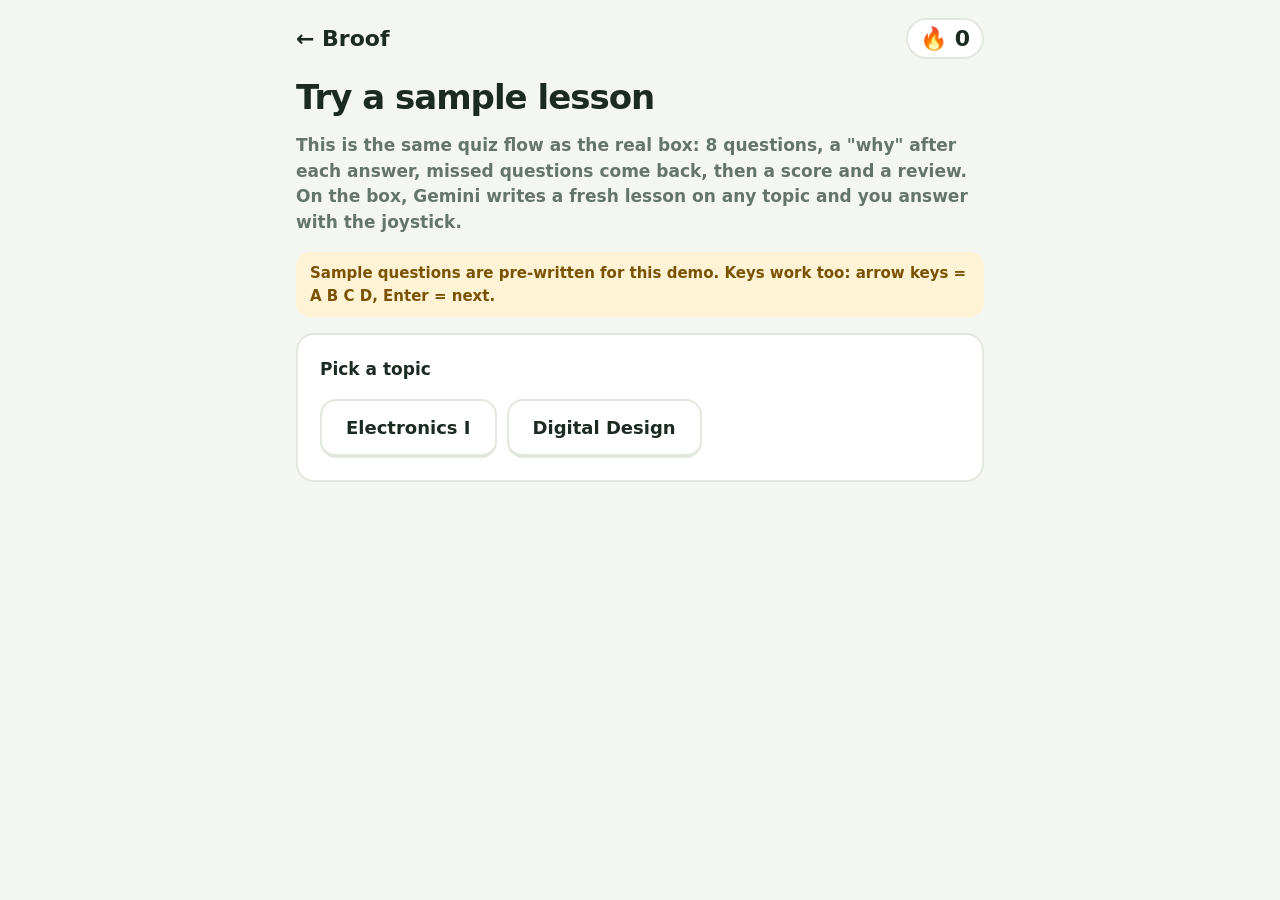
<file: docs/try.html>
<!doctype html>
<html lang="en">
<head>
<meta charset="utf-8">
<meta name="viewport" content="width=device-width, initial-scale=1">
<title>Try Broof - a sample lesson</title>
<style>
  :root { --bg:#f4f6f1; --card:#fff; --ink:#1c2a22; --muted:#66756b; --line:#e2e8e0;
          --green:#8fd43c; --green-d:#5f9f14; --green-bg:#eef9dc; --red:#e5484d; --red-bg:#fdeaea; --blue:#3b6cf6; }
  * { box-sizing:border-box; }
  [hidden] { display:none !important; }
  body { margin:0; background:var(--bg); color:var(--ink); font:17px/1.5 "Nunito","Segoe UI",system-ui,sans-serif; -webkit-font-smoothing:antialiased; }
  .wrap { max-width:720px; margin:0 auto; padding:18px 16px 60px; }
  button { font:inherit; color:var(--ink); cursor:pointer; background:#fff; border:2px solid var(--line); border-bottom-width:4px; border-radius:14px; padding:9px 16px; font-weight:800; }
  button:hover { border-color:#c8d2c8; }
  button:active { transform:translateY(2px); border-bottom-width:2px; }
  button.primary { background:var(--green); border-color:var(--green-d); }
  button.big { padding:13px 24px; font-size:18px; border-radius:16px; }
  button.ghost { border-color:transparent; background:transparent; color:var(--muted); }
  a { color:inherit; }
  .top { display:flex; align-items:center; justify-content:space-between; margin-bottom:20px; font-weight:900; font-size:22px; }
  .top a { text-decoration:none; }
  .note { background:#fff3d6; color:#7a5200; border-radius:14px; padding:10px 14px; font-size:15px; font-weight:700; margin-bottom:16px; }
  .card { background:var(--card); border:2px solid var(--line); border-radius:18px; padding:22px; margin-bottom:16px; }
  h1 { font-size:34px; line-height:1.1; letter-spacing:-1px; margin:8px 0 6px; font-weight:900; }
  .muted { color:var(--muted); font-weight:600; }
  .chips { display:flex; flex-wrap:wrap; gap:10px; margin-top:16px; }
  .bar { flex:1; height:12px; background:var(--line); border-radius:99px; overflow:hidden; }
  .bar > div { height:100%; width:0; background:var(--green); transition:width .4s; }
  .study-top { display:flex; align-items:center; gap:12px; margin-bottom:16px; }
  .pill { background:#fff; border:2px solid var(--line); border-radius:99px; padding:2px 12px; font-weight:800; }
  .meta { color:var(--muted); font-weight:800; font-size:13px; text-transform:uppercase; letter-spacing:.7px; margin-bottom:8px; }
  .tag { background:#fff3d6; color:#a56a00; border-radius:99px; padding:2px 10px; margin-left:6px; }
  .q { font-size:25px; line-height:1.3; font-weight:800; margin:0 0 14px; }
  .choice { display:flex; align-items:center; gap:14px; width:100%; text-align:left; padding:13px 16px; margin:10px 0; border-radius:16px; border-bottom-width:5px; font-weight:700; }
  .choice .k { width:36px; height:36px; border-radius:11px; background:var(--bg); display:grid; place-items:center; font-weight:900; color:var(--muted); flex:none; }
  .choice .t { flex:1; } .choice .d { color:var(--muted); font-size:22px; }
  .choice.right { border-color:var(--green-d); background:var(--green-bg); } .choice.right .k { background:var(--green); color:var(--ink); }
  .choice.wrong { border-color:var(--red); background:var(--red-bg); } .choice.wrong .k { background:var(--red); color:#fff; }
  .sheet { margin-top:12px; padding:14px 16px; border-radius:16px; font-weight:700; }
  .sheet.right { background:var(--green-bg); } .sheet.wrong { background:var(--red-bg); color:#8a2226; }
  .sheet h4 { margin:0 0 2px; font-size:19px; } .sheet p { margin:0 0 10px; font-weight:600; }
  .ring { width:150px; height:150px; border-radius:50%; margin:6px auto 14px; display:grid; place-items:center; background:conic-gradient(var(--green) var(--pct,0%), var(--line) 0); }
  .ring div { width:118px; height:118px; border-radius:50%; background:#fff; display:grid; place-items:center; font-size:34px; font-weight:900; }
  .rev { background:#fff; border:2px solid var(--line); border-left:6px solid var(--red); border-radius:12px; padding:12px 16px; margin:10px 0; text-align:left; }
  .rev.ok { border-left-color:var(--green-d); } .rev small { color:var(--muted); font-weight:600; display:block; }
  .center { text-align:center; }
</style>
</head>
<body>
<div class="wrap">
  <div class="top"><a href="./">&larr; Broof</a><span class="pill">🔥 <span id="streak">0</span></span></div>

  <section id="home">
    <h1>Try a sample lesson</h1>
    <p class="muted">This is the same quiz flow as the real box: 8 questions, a "why" after each answer, missed questions come back, then a score and a review. On the box, Gemini writes a fresh lesson on any topic and you answer with the joystick.</p>
    <div class="note">Sample questions are pre-written for this demo. Keys work too: arrow keys = A B C D, Enter = next.</div>
    <div class="card"><b>Pick a topic</b><div class="chips" id="chips"></div></div>
  </section>

  <section id="study" hidden>
    <div class="study-top"><button class="ghost" id="quit">✕</button><div class="bar"><div id="prog"></div></div></div>
    <div class="card">
      <div class="meta"><span id="qnum"></span><span class="tag" id="retry" hidden>second chance</span></div>
      <p class="q" id="q"></p>
      <div id="choices"></div>
      <div id="sheet" class="sheet" hidden><h4 id="st"></h4><p id="sw"></p><button class="primary" id="next">Next →</button></div>
    </div>
  </section>

  <section id="done" hidden>
    <div class="card center">
      <div class="ring" id="ring"><div id="ringTxt"></div></div>
      <h2 id="dt" style="margin:0 0 4px"></h2><div class="muted" id="ds"></div>
      <div style="margin-top:18px;display:flex;gap:10px;flex-wrap:wrap;justify-content:center">
        <button class="primary big" id="again">New lesson</button><button class="big" id="home2">Home</button>
      </div>
    </div>
    <div id="revWrap" hidden><h3>Things to review</h3><div id="rev"></div></div>
  </section>
</div>
<script>
const $ = id => document.getElementById(id);
const DECKS = {
 "Electronics I": [
  {q:"Two 1 kΩ resistors in series across 10 V. What is the current?", c:["5 mA","10 mA","20 mA","2 mA"], a:0, w:"Series resistance is 2 kΩ, so I = 10 V / 2 kΩ = 5 mA. 10 mA is what you get if you forget the second resistor."},
  {q:"Two equal resistors R are in parallel. The total is?", c:["2R","R","R/2","R²"], a:2, w:"Parallel resistors share the current, so the total is smaller than either one. Two equal ones give R/2."},
  {q:"An LED drops 2 V and should run at 10 mA from a 5 V supply. Which resistor?", c:["150 Ω","300 Ω","500 Ω","3 kΩ"], a:1, w:"The resistor drops 5 - 2 = 3 V, so R = 3 V / 10 mA = 300 Ω."},
  {q:"In DC steady state, an ideal capacitor acts like a(n)?", c:["Short circuit","Open circuit","10 Ω resistor","Voltage source"], a:1, w:"Once it is charged, no current flows through it, so it looks like an open circuit."},
  {q:"What is the RC time constant for 10 kΩ and 1 µF?", c:["1 ms","10 ms","100 ms","10 µs"], a:1, w:"τ = RC = 10,000 × 0.000001 = 0.01 s, which is 10 ms."},
  {q:"An ideal inverting op-amp has Rf = 10 kΩ and Rin = 1 kΩ. The gain is?", c:["+10","-10","+11","-0.1"], a:1, w:"Inverting gain is -Rf/Rin = -10. The +11 is the non-inverting formula."},
  {q:"A 5 V source, a silicon diode (0.7 V drop) and a 1 kΩ resistor in series, forward biased. The current is?", c:["5 mA","4.3 mA","0.7 mA","0 mA"], a:1, w:"The resistor sees 5 - 0.7 = 4.3 V, so I = 4.3 mA."},
  {q:"How much power does 0.1 A dissipate in a 100 Ω resistor?", c:["10 W","0.1 W","1 W","100 W"], a:2, w:"P = I²R = 0.01 × 100 = 1 W."}],
 "Digital Design": [
  {q:"What is binary 1101 in decimal?", c:["11","12","13","14"], a:2, w:"8 + 4 + 0 + 1 = 13."},
  {q:"Which single gate type can build any logic function?", c:["AND","OR","XOR","NAND"], a:3, w:"NAND (and NOR) are universal. AND and OR alone cannot make an inverter."},
  {q:"A + A·B simplifies to?", c:["A","B","A + B","A·B"], a:0, w:"Absorption law: if A is 1 the whole thing is 1, and if A is 0 both terms are 0."},
  {q:"By De Morgan, NOT(A·B) equals?", c:["NOT A · NOT B","NOT A + NOT B","A + B","A · NOT B"], a:1, w:"Break the bar, flip the operator: NOT(A·B) = NOT A + NOT B."},
  {q:"How many flip-flops do you need to count 0 to 9?", c:["3","4","5","10"], a:1, w:"3 flip-flops count to 7. You need 4 to reach 9 (they can hold up to 15)."},
  {q:"A 3-to-8 decoder has how many select inputs?", c:["8","3","2","1"], a:1, w:"3 select lines give 2³ = 8 combinations, one per output."},
  {q:"A D flip-flop copies D to Q when?", c:["D changes","The clock edge arrives","Reset is low","Q changes"], a:1, w:"It is edge-triggered: it samples D only at the clock edge."},
  {q:"What is the 4-bit two's complement of 0101 (5), meaning -5?", c:["1010","1011","1101","0101"], a:1, w:"Flip the bits to get 1010, then add 1 to get 1011."}]
};
const ARR = ["↑","→","↓","←"];
let deck=[], retry=[], cur=null, curRetry=false, asked=0, done=0, score=0, streak=0, review=[], missed=[], topic="", answered=false, total=8;

function show(v){ ["home","study","done"].forEach(x => $(x).hidden = x!==v); }
Object.keys(DECKS).forEach(t => { const b=document.createElement("button"); b.className="big"; b.textContent=t; b.onclick=()=>start(t); $("chips").appendChild(b); });

function start(t){
  topic=t; deck=DECKS[t].map(x=>({...x})); retry=[]; asked=done=score=streak=0; review=[]; total=deck.length; cur=null; $("streak").textContent=0; ask();
}
function nextQ(){
  if (retry.length && (retry[0].due<=asked || !deck.length)) return [retry.shift().q, true];
  if (deck.length) return [deck.shift(), false];
  return [null,false];
}
function ask(){
  const [q,r]=nextQ(); if(!q){ finish(); return; }
  cur=q; curRetry=r; answered=false; show("study");
  $("qnum").textContent = r ? "Another go" : "Question "+(done+1)+" of "+total; $("retry").hidden=!r;
  $("q").textContent=q.q; $("sheet").hidden=true; $("prog").style.width=Math.round(100*done/total)+"%";
  const box=$("choices"); box.innerHTML="";
  q.c.forEach((c,i)=>{ const b=document.createElement("button"); b.className="choice"; b.innerHTML='<span class="k"></span><span class="t"></span><span class="d"></span>';
    b.querySelector(".k").textContent="ABCD"[i]; b.querySelector(".t").textContent=c; b.querySelector(".d").textContent=ARR[i]; b.onclick=()=>pick(i); box.appendChild(b); });
}
function pick(i){
  if(answered||!cur) return; answered=true; asked++; if(!curRetry) done++;
  const ok=i===cur.a, kids=$("choices").children;
  kids[cur.a].classList.add("right"); if(!ok) kids[i].classList.add("wrong");
  if(ok){ if(!curRetry) score++; else review.forEach(r=>{ if(r.q===cur.q) r.rec=true; }); streak++; }
  else { streak=0; if(!curRetry){ missed.push(cur); review.push({q:cur.q, a:"ABCD"[cur.a]+") "+cur.c[cur.a], w:cur.w, rec:false}); retry.push({due:asked+3, q:{...cur}}); } }
  $("streak").textContent=streak;
  $("sheet").className="sheet "+(ok?"right":"wrong"); $("sheet").hidden=false;
  $("st").textContent = ok ? "Nice! Correct." : "Not quite. Answer: "+"ABCD"[cur.a]+") "+cur.c[cur.a]; $("sw").textContent=cur.w;
  $("prog").style.width=Math.round(100*done/total)+"%"; $("next").focus();
}
function finish(){
  show("done"); const pct=Math.round(100*score/total);
  $("ring").style.setProperty("--pct",pct+"%"); $("ringTxt").textContent=score+"/"+total;
  $("dt").textContent = pct>=90?"Locked in. Brain-rot-proof.":pct>=70?"Solid lesson.":pct>=50?"Getting there.":"Rough one. That is how it sticks.";
  $("ds").textContent=topic; $("revWrap").hidden=!review.length; $("rev").innerHTML="";
  review.forEach(r=>{ const d=document.createElement("div"); d.className="rev"+(r.rec?" ok":""); d.innerHTML="<b></b><small></small>"; d.querySelector("b").textContent=r.q;
    d.querySelector("small").textContent="Answer: "+r.a+(r.rec?" (got it on the second try)":"")+" - "+r.w; $("rev").appendChild(d); });
}
$("next").onclick=ask; $("quit").onclick=()=>show("home"); $("again").onclick=()=>start(topic); $("home2").onclick=()=>show("home");
document.addEventListener("keydown",e=>{
  if($("study").hidden) return;
  const m={ArrowUp:0,ArrowRight:1,ArrowDown:2,ArrowLeft:3,a:0,b:1,c:2,d:3};
  const k=e.key.length===1?e.key.toLowerCase():e.key;
  if(!answered && k in m){ e.preventDefault(); pick(m[k]); }
  else if(answered && (e.key==="Enter"||e.key===" ")){ e.preventDefault(); ask(); }
});
</script>
</body>
</html>
</file>
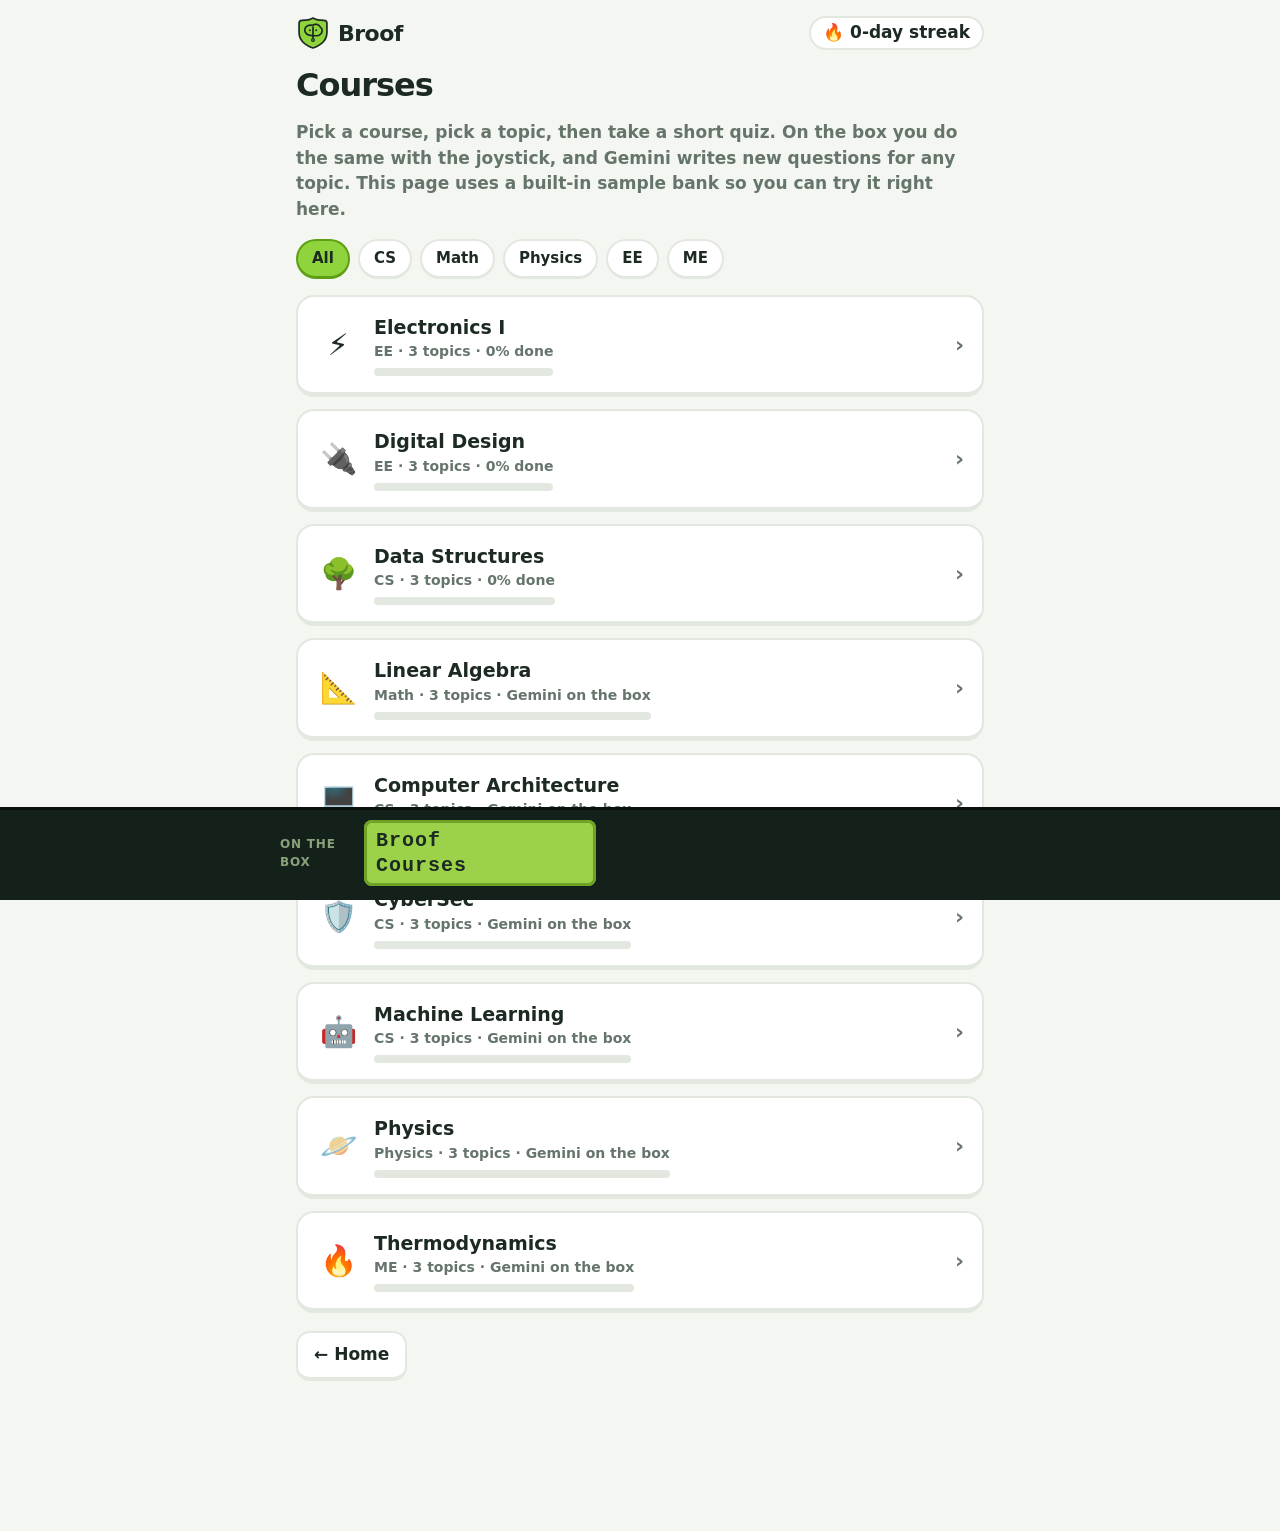
<file: docs/use.html>
<!doctype html>
<html lang="en">
<head>
<meta charset="utf-8">
<meta name="viewport" content="width=device-width, initial-scale=1">
<title>Use Broof - courses, topics, quizzes</title>
<link rel="icon" href="logo.svg" type="image/svg+xml">
<style>
  :root { --bg:#f4f6f1; --card:#fff; --ink:#1c2a22; --muted:#66756b; --line:#e2e8e0;
          --green:#8fd43c; --green-d:#5f9f14; --green-bg:#eef9dc; --red:#e5484d; --red-bg:#fdeaea; }
  * { box-sizing:border-box; }
  [hidden] { display:none !important; }
  body { margin:0; background:var(--bg); color:var(--ink); font:17px/1.5 "Nunito","Segoe UI",system-ui,sans-serif; -webkit-font-smoothing:antialiased; }
  .wrap { max-width:720px; margin:0 auto; padding:16px 16px 150px; }
  button { font:inherit; color:var(--ink); cursor:pointer; background:#fff; border:2px solid var(--line); border-bottom-width:4px; border-radius:14px; padding:9px 16px; font-weight:800; }
  button:hover { border-color:#c8d2c8; }
  button:active { transform:translateY(2px); border-bottom-width:2px; }
  button.primary { background:var(--green); border-color:var(--green-d); }
  button.big { padding:13px 22px; font-size:18px; border-radius:16px; }
  button.ghost { border-color:transparent; background:transparent; color:var(--muted); }
  a { color:inherit; }
  .top { display:flex; align-items:center; justify-content:space-between; margin-bottom:18px; }
  .brand { display:flex; align-items:center; gap:8px; font-weight:900; font-size:22px; letter-spacing:-.5px; text-decoration:none; }
  .brand img { width:34px; height:34px; }
  .pill { background:#fff; border:2px solid var(--line); border-radius:99px; padding:2px 12px; font-weight:800; white-space:nowrap; }
  .crumbs { color:var(--muted); font-weight:800; font-size:14px; margin-bottom:6px; }
  h1 { font-size:32px; line-height:1.1; letter-spacing:-1px; margin:4px 0 6px; font-weight:900; }
  .muted { color:var(--muted); font-weight:600; }
  .list { display:grid; gap:12px; margin-top:16px; }
  .item { display:flex; align-items:center; gap:14px; text-align:left; width:100%; padding:16px 18px; border-radius:18px; border-bottom-width:5px; }
  .item .ico { font-size:30px; flex:none; width:44px; text-align:center; }
  .item .nm { font-weight:900; font-size:19px; display:block; }
  .item .sub { color:var(--muted); font-weight:600; font-size:14px; display:block; }
  .item .go { margin-left:auto; color:var(--muted); font-size:22px; }
  .meter { height:8px; background:var(--line); border-radius:99px; overflow:hidden; margin-top:6px; }
  .meter > div { height:100%; background:var(--green); }
  .card { background:var(--card); border:2px solid var(--line); border-radius:18px; padding:22px; margin-bottom:16px; }
  .bar { flex:1; height:12px; background:var(--line); border-radius:99px; overflow:hidden; }
  .bar > div { height:100%; width:0; background:var(--green); transition:width .4s; }
  .study-top { display:flex; align-items:center; gap:12px; margin-bottom:16px; }
  .meta { color:var(--muted); font-weight:800; font-size:13px; text-transform:uppercase; letter-spacing:.7px; margin-bottom:8px; }
  .tag { background:#fff3d6; color:#a56a00; border-radius:99px; padding:2px 10px; margin-left:6px; }
  .q { font-size:25px; line-height:1.3; font-weight:800; margin:0 0 14px; }
  .choice { display:flex; align-items:center; gap:14px; width:100%; text-align:left; padding:13px 16px; margin:10px 0; border-radius:16px; border-bottom-width:5px; font-weight:700; }
  .choice .k { width:36px; height:36px; border-radius:11px; background:var(--bg); display:grid; place-items:center; font-weight:900; color:var(--muted); flex:none; }
  .choice .t { flex:1; } .choice .d { color:var(--muted); font-size:22px; }
  .choice.right { border-color:var(--green-d); background:var(--green-bg); } .choice.right .k { background:var(--green); }
  .choice.wrong { border-color:var(--red); background:var(--red-bg); } .choice.wrong .k { background:var(--red); color:#fff; }
  .sheet { margin-top:12px; padding:14px 16px; border-radius:16px; font-weight:700; }
  .sheet.right { background:var(--green-bg); } .sheet.wrong { background:var(--red-bg); color:#8a2226; }
  .sheet h4 { margin:0 0 2px; font-size:19px; } .sheet p { margin:0 0 10px; font-weight:600; }
  .ring { width:150px; height:150px; border-radius:50%; margin:6px auto 14px; display:grid; place-items:center; background:conic-gradient(var(--green) var(--pct,0%), var(--line) 0); }
  .ring div { width:118px; height:118px; border-radius:50%; background:#fff; display:grid; place-items:center; font-size:34px; font-weight:900; }
  .stats { display:grid; grid-template-columns:repeat(3,1fr); gap:10px; margin:14px 0; }
  .stat { background:var(--bg); border-radius:14px; padding:10px; text-align:center; } .stat b { display:block; font-size:24px; } .stat span { font-size:13px; color:var(--muted); font-weight:800; }
  .acts { display:flex; flex-wrap:wrap; gap:10px; justify-content:center; margin-top:16px; }
  .rev { background:#fff; border:2px solid var(--line); border-left:6px solid var(--red); border-radius:12px; padding:12px 16px; margin:10px 0; text-align:left; }
  .rev.ok { border-left-color:var(--green-d); } .rev small { color:var(--muted); font-weight:600; display:block; }
  .center { text-align:center; }
  .chips { display:flex; flex-wrap:wrap; gap:8px; margin-top:14px; }
  .chip { padding:6px 14px; font-size:15px; border-radius:99px; border-bottom-width:3px; }
  .chip.on { background:var(--green); border-color:var(--green-d); }
  .navrow { display:flex; flex-wrap:wrap; gap:10px; margin-top:18px; }
  /* LCD mock */
  .lcdbar { position:fixed; left:0; right:0; bottom:0; background:#14201a; color:#cfe9b0; padding:10px 16px 14px; border-top:3px solid #0b110d; z-index:5; }
  .lcdbar .in { max-width:720px; margin:0 auto; display:flex; align-items:center; gap:14px; }
  .lcdbar .lab { font-size:12px; font-weight:800; letter-spacing:.8px; text-transform:uppercase; color:#8aa27a; width:70px; flex:none; }
  .lcd { background:#9bd24a; color:#1c2a22; font:700 20px/1.25 "Courier New",monospace; border-radius:8px; padding:8px 12px; box-shadow:inset 0 0 0 3px #6fa326; white-space:pre; letter-spacing:1px; }
</style>
</head>
<body>
<div class="wrap">
  <div class="top"><a class="brand" href="./"><img src="logo.svg" alt="">Broof</a><span class="pill">🔥 <span id="days">0</span>-day streak</span></div>

  <section id="v-courses">
    <h1>Courses</h1>
    <p class="muted">Pick a course, pick a topic, then take a short quiz. On the box you do the same with the joystick, and Gemini writes new questions for any topic. This page uses a built-in sample bank so you can try it right here.</p>
    <div class="chips" id="cats"></div>
    <div class="list" id="courseList"></div>
    <div class="navrow"><a href="./"><button>← Home</button></a></div>
  </section>

  <section id="v-topics" hidden>
    <div class="crumbs" id="topicCrumb"></div>
    <h1 id="topicTitle"></h1>
    <p class="muted" id="topicSub"></p>
    <div class="list" id="topicList"></div>
    <div class="navrow"><button id="backCourses">← Exit to courses</button><button id="prevC">‹ Previous course</button><button id="nextC">Next course ›</button></div>
  </section>

  <section id="v-quiz" hidden>
    <div class="study-top"><button class="ghost" id="quit">✕ Exit</button><div class="bar"><div id="prog"></div></div><span class="pill">🔥 <span id="streak">0</span></span></div>
    <div class="card">
      <div class="meta"><span id="qnum"></span><span class="tag" id="retry" hidden>second chance</span></div>
      <p class="q" id="q"></p>
      <div id="choices"></div>
      <div id="sheet" class="sheet" hidden><h4 id="st"></h4><p id="sw"></p><button class="primary" id="next">Next →</button></div>
    </div>
  </section>

  <section id="v-results" hidden>
    <div class="card center">
      <div class="crumbs" id="resCrumb"></div>
      <div class="ring" id="ring"><div id="ringTxt"></div></div>
      <h2 id="resTitle" style="margin:0 0 4px"></h2>
      <div class="stats"><div class="stat"><b id="pts">0</b><span>POINTS</span></div><div class="stat"><b id="bst">0</b><span>BEST STREAK</span></div><div class="stat"><b id="cprog">0%</b><span>COURSE PROGRESS</span></div></div>
      <div class="meter"><div id="cmeter" style="width:0"></div></div>
      <div class="acts" id="resActs"></div>
    </div>
    <div id="revWrap" hidden><h3>Things to review</h3><div id="rev"></div></div>
  </section>
</div>

<div class="lcdbar"><div class="in"><span class="lab">On the box</span><div class="lcd" id="lcd"></div></div></div>

<script>
const $ = id => document.getElementById(id);
/* question: [text, [A,B,C,D], answerIndex, why] */
const COURSES = [
 {id:"ee1", name:"Electronics I", cat:"EE", ico:"⚡", topics:[
  {id:"ohm", name:"Ohm's law & resistors", lv:[
   [["V = I·R. With 2 A through 5 Ω, V is?",["2.5 V","7 V","10 V","0.4 V"],2,"V = I × R = 2 × 5 = 10 V."],
    ["Which unit measures resistance?",["Farad","Henry","Volt","Ohm"],3,"Resistance is in ohms. Farad is capacitance, henry is inductance."],
    ["Two 1 kΩ resistors in series make?",["500 Ω","1 kΩ","2 kΩ","1 MΩ"],2,"Series resistances add: 1k + 1k = 2 kΩ."],
    ["Current in a 10 Ω resistor with 5 V across it?",["50 A","0.5 A","2 A","15 A"],1,"I = V / R = 5 / 10 = 0.5 A."]],
   [["Two 6 Ω resistors in parallel give?",["12 Ω","6 Ω","3 Ω","1.5 Ω"],2,"Equal parallel resistors give R/2 = 3 Ω."],
    ["A 100 Ω resistor carries 0.1 A. The power is?",["10 W","1 W","0.1 W","100 W"],1,"P = I²R = 0.01 × 100 = 1 W."],
    ["9 V across 1 kΩ (top) and 2 kΩ (bottom). Voltage across the bottom one?",["3 V","4.5 V","6 V","9 V"],2,"Divider: 9 × 2k / (1k + 2k) = 6 V."],
    ["Doubling the voltage across a fixed resistor does what to its power?",["Doubles it","Halves it","No change","Quadruples it"],3,"P = V²/R, so doubling V makes P four times bigger."]]]},
  {id:"cap", name:"Capacitors & RC", lv:[
   [["What is the unit of capacitance?",["Farad","Ohm","Tesla","Watt"],0,"Capacitance is measured in farads."],
    ["In DC steady state, an ideal capacitor acts like?",["A short circuit","A resistor","An open circuit","A battery"],2,"No current flows once it is charged: an open circuit."],
    ["At the same voltage, a bigger capacitor stores?",["Less charge","More charge","The same charge","No charge"],1,"Q = C × V, so more C means more charge."],
    ["The RC time constant is?",["R + C","R / C","R − C","R × C"],3,"τ = R × C."]],
   [["τ for 10 kΩ and 1 µF is?",["1 ms","10 ms","100 ms","1 s"],1,"10,000 × 0.000001 = 0.01 s = 10 ms."],
    ["After one time constant, a charging capacitor is at about?",["37%","50%","63%","100%"],2,"It reaches 1 − e⁻¹, about 63% of the final voltage."],
    ["Two 10 µF capacitors in parallel give?",["5 µF","10 µF","20 µF","100 µF"],2,"Parallel capacitors add: 20 µF."],
    ["A capacitor's impedance at high frequency is?",["Large","Small","Infinite","Constant"],1,"Z = 1/(ωC) gets smaller as frequency rises."]]]},
  {id:"diode", name:"Diodes & op-amps", lv:[
   [["A silicon diode's forward drop is about?",["0.1 V","3.3 V","0.7 V","5 V"],2,"About 0.7 V."],
    ["A diode lets current flow?",["Both ways","One way","Neither way","Only AC"],1,"Forward direction only."],
    ["An ideal op-amp draws what input current?",["Infinite","1 mA","1 A","Zero"],3,"Input impedance is infinite, so input current is zero."],
    ["LED drops 2 V, supply 5 V, 10 mA wanted. Resistor?",["150 Ω","300 Ω","500 Ω","3 kΩ"],1,"(5 − 2) / 0.01 = 300 Ω."]],
   [["Inverting amp with Rf = 10k and Rin = 1k. The gain is?",["+10","+11","−0.1","−10"],3,"Gain = −Rf / Rin = −10."],
    ["Non-inverting amp with Rf = 9k and Rg = 1k. The gain is?",["9","10","−9","11"],1,"Gain = 1 + Rf / Rg = 10."],
    ["A voltage follower has a gain of?",["0","10","1","Infinite"],2,"The output copies the input. It is used as a buffer."],
    ["Why use negative feedback on an op-amp?",["Raises gain","Adds noise","Removes the supply","Makes gain stable"],3,"It trades raw gain for stable, predictable gain."]]]}]},
 {id:"dd", name:"Digital Design", cat:"EE", ico:"🔌", topics:[
  {id:"num", name:"Number systems & gates", lv:[
   [["Binary 1010 in decimal?",["8","10","12","5"],1,"8 + 2 = 10."],
    ["Which gate outputs 1 only when its inputs differ?",["AND","OR","XOR","NAND"],2,"XOR is true when exactly one input is true."],
    ["NAND with both inputs 1 outputs?",["0","1","Z","X"],0,"NAND is AND inverted, and 1 AND 1 = 1, so the output is 0."],
    ["Hex F in decimal?",["10","15","16","14"],1,"F is 15."]],
   [["Binary 1101 in decimal?",["11","12","14","13"],3,"8 + 4 + 0 + 1 = 13."],
    ["The 4-bit two's complement of 0101 (so -5) is?",["1010","1011","1101","0101"],1,"Flip the bits to get 1010, then add 1: 1011."],
    ["Which single gate type can build any logic function?",["AND","NAND","OR","XOR"],1,"NAND (and NOR) are universal."],
    ["The largest unsigned 8-bit number is?",["127","256","255","128"],2,"2⁸ − 1 = 255."]]]},
  {id:"bool", name:"Boolean algebra", lv:[
   [["A + 0 equals?",["0","1","A","NOT A"],2,"OR with 0 changes nothing."],
    ["A · 1 equals?",["A","0","1","NOT A"],0,"AND with 1 changes nothing."],
    ["NOT(NOT A) equals?",["NOT A","0","1","A"],3,"Two inversions cancel."],
    ["A + NOT A equals?",["0","A","1","NOT A"],2,"One of the two is always 1."]],
   [["A + A·B simplifies to?",["B","A","A + B","A·B"],1,"Absorption: if A = 1 it is 1, if A = 0 both terms are 0."],
    ["By De Morgan, NOT(A·B) equals?",["NOT A · NOT B","A + B","NOT A + NOT B","A · NOT B"],2,"Break the bar, flip the operator."],
    ["A · (A + B) simplifies to?",["A","B","A·B","A + B"],0,"Absorption again: the result is A."],
    ["Which is A XOR B?",["A·B + A'·B'","A·B' + A'·B","A + B","A·B"],1,"XOR is true when exactly one is 1: A·B' + A'·B."]]]},
  {id:"ff", name:"Flip-flops & counters", lv:[
   [["A D flip-flop copies D to Q when?",["D changes","Reset is low","The clock edge arrives","Q changes"],2,"It is edge-triggered."],
    ["How many states can one flip-flop store?",["1","2","4","8"],1,"It stores one bit: 2 states."],
    ["How many flip-flops do you need for 8 states?",["2","3","4","8"],1,"2³ = 8."],
    ["A register is?",["One gate","A resistor array","A decoder","Flip-flops sharing a clock"],3,"It is a group of flip-flops loaded together."]],
   [["Flip-flops needed to count 0 to 9?",["3","5","4","10"],2,"3 reach 7; you need 4 to hold 9."],
    ["A mod-10 counter resets after reaching?",["8","9","10","15"],1,"It counts 0 to 9, then goes back to 0."],
    ["Setup time is?",["Time D must be stable before the clock edge","Time the clock stays high","Power-up delay","Time after the edge"],0,"D must be steady just before the edge, or the result is unreliable."],
    ["A T flip-flop with T = 1 does what each clock?",["Holds","Clears","Sets","Toggles"],3,"It flips its output each clock."]]]}]},
 {id:"ds", name:"Data Structures", cat:"CS", ico:"🌳", topics:[
  {id:"arr", name:"Arrays & linked lists", lv:[
   [["Reading an array element by index takes?",["O(n)","O(log n)","O(1)","O(n²)"],2,"The address is computed directly: constant time."],
    ["Inserting at the front of an array is?",["O(1)","O(n)","O(log n)","Impossible"],1,"Every element must shift over."],
    ["A linked-list node holds?",["Only data","Data and a pointer","Only a pointer","An index"],1,"Data plus a link to the next node."],
    ["Which needs contiguous memory?",["Array","Linked list","Both","Neither"],0,"Arrays are stored in one block."]],
   [["Inserting at the head of a singly linked list is?",["O(n)","O(log n)","O(1)","O(n²)"],2,"Just rewire one pointer."],
    ["Finding a value in an unsorted linked list is?",["O(1)","O(n)","O(log n)","O(n²)"],1,"You may have to walk the whole list."],
    ["Why is binary search slow on a linked list?",["It is unsorted","Nodes are too big","No random access","Too many pointers"],2,"You cannot jump to the middle in O(1)."],
    ["Reversing a singly linked list in place needs how much extra space?",["O(n)","O(1)","O(n²)","O(log n)"],1,"Three pointers are enough."]]]},
  {id:"stack", name:"Stacks & queues", lv:[
   [["A stack removes items in what order?",["FIFO","Random","LIFO","Sorted"],2,"Last in, first out."],
    ["A queue removes items in what order?",["LIFO","FIFO","Random","Reverse"],1,"First in, first out."],
    ["Push adds an item to the?",["Bottom","Middle","Back","Top"],3,"Push puts it on top."],
    ["The undo feature in an editor is best modeled by a?",["Queue","Stack","Array","Tree"],1,"The latest action is undone first: a stack."]],
   [["Postfix 3 4 + 2 * evaluates to?",["10","11","14","24"],2,"3 + 4 = 7, then 7 × 2 = 14."],
    ["Breadth-first search uses a?",["Queue","Stack","Heap","Hash table"],0,"A queue visits nodes level by level."],
    ["Depth-first search (without recursion) uses a?",["Queue","Heap","Hash table","Stack"],3,"A stack goes deep first."],
    ["A circular queue mainly avoids?",["Overflow of values","Shifting items or wasting space","Sorting","Duplicates"],1,"Indexes wrap around, so no shifting is needed."]]]},
  {id:"tree", name:"Trees & Big-O", lv:[
   [["Which BST traversal gives sorted order?",["Pre-order","Post-order","In-order","Level-order"],2,"In-order: left, node, right."],
    ["Searching a balanced BST takes?",["O(1)","O(log n)","O(n)","O(n²)"],1,"Each step halves the search space."],
    ["A heap's root holds the?",["Median","Last item","Random item","Min or max"],3,"The extreme value sits on top."],
    ["A leaf is a node with?",["No children","Two children","No parent","One child"],0,"Leaves have no children."]],
   [["How many levels does a balanced BST with 1023 nodes have?",["5","10","100","1023"],1,"2¹⁰ − 1 = 1023, so 10 levels."],
    ["Worst-case search in a BST built from sorted inserts?",["O(1)","O(log n)","O(n)","O(n log n)"],2,"It degenerates into a linked list."],
    ["Max nodes in a binary tree of height h (root at h = 0)?",["2h","h²","2^(h+1) − 1","h + 1"],2,"1 + 2 + 4 + ... + 2^h = 2^(h+1) − 1."],
    ["Pre-order visits nodes in what order?",["Left, node, right","Root, left, right","Left, right, root","Level by level"],1,"Root first, then left, then right."]]]}]},
 {id:"la", name:"Linear Algebra", cat:"Math", ico:"📐", topics:[{id:"vec",name:"Vectors & matrices",lv:[]},{id:"sys",name:"Linear systems",lv:[]},{id:"eig",name:"Eigenvalues",lv:[]}]},
 {id:"ca", name:"Computer Architecture", cat:"CS", ico:"🖥️", topics:[{id:"isa",name:"Instruction sets",lv:[]},{id:"pipe",name:"Pipelining",lv:[]},{id:"cache",name:"Caches",lv:[]}]},
 {id:"sec", name:"CyberSec", cat:"CS", ico:"🛡️", topics:[{id:"cry",name:"Crypto basics",lv:[]},{id:"web",name:"Web attacks",lv:[]},{id:"net",name:"Network security",lv:[]}]},
 {id:"ml", name:"Machine Learning", cat:"CS", ico:"🤖", topics:[{id:"reg",name:"Regression",lv:[]},{id:"nn",name:"Neural networks",lv:[]},{id:"ovf",name:"Overfitting",lv:[]}]},
 {id:"ph", name:"Physics", cat:"Physics", ico:"🪐", topics:[{id:"mech",name:"Mechanics",lv:[]},{id:"em",name:"Electricity & magnetism",lv:[]},{id:"wave",name:"Waves",lv:[]}]},
 {id:"me", name:"Thermodynamics", cat:"ME", ico:"🔥", topics:[{id:"laws",name:"The laws",lv:[]},{id:"cyc",name:"Cycles",lv:[]},{id:"heat",name:"Heat transfer",lv:[]}]}
];
const ARR = ["↑","→","↓","←"];
const PKEY = "broof_progress_v1", DKEY = "broof_days_v1";
const store = { get(k,d){ try { return JSON.parse(localStorage.getItem(k)) || d; } catch(e){ return d; } }, set(k,v){ try { localStorage.setItem(k, JSON.stringify(v)); } catch(e){} } };
let prog = store.get(PKEY, {}), days = store.get(DKEY, {n:0, last:""});
let course=null, topic=null, level=0, deck=[], retry=[], cur=null, curRetry=false, asked=0, done=0, score=0, streak=0, bestStreak=0, review=[], answered=false, total=4;

function view(v){ ["courses","topics","quiz","results"].forEach(x => $("v-"+x).hidden = x!==v); window.scrollTo(0,0); }
function lcd(a,b){ const f = s => (s||"").slice(0,16).padEnd(16," "); $("lcd").textContent = f(a)+"\n"+f(b); }
function doneCount(c){ let n=0; c.topics.forEach(t=>[0,1].forEach(l=>{ if(((prog[c.id]||{})[t.id]||[])[l]>=3) n++; })); return n; }
function pct(c){ return Math.round(100*doneCount(c)/(nl(c))); }
function nl(c){ return (c.topics.filter(t=>t.lv.length).length*2) || 1; }
let catSel="All";
function today(){ return new Date().toISOString().slice(0,10); }
$("days").textContent = days.n;

function showCourses(){
  view("courses"); lcd("Broof", "Courses");
  const cats=$("cats"); cats.innerHTML=""; ["All","CS","Math","Physics","EE","ME"].forEach(k=>{ const b=document.createElement("button"); b.className="chip"+(k===catSel?" on":""); b.textContent=k; b.onclick=()=>{ catSel=k; showCourses(); }; cats.appendChild(b); });
  const box=$("courseList"); box.innerHTML="";
  COURSES.filter(c=>catSel==="All"||c.cat===catSel).forEach((c,i)=>{ const b=document.createElement("button"); b.className="item";
    b.innerHTML='<span class="ico"></span><span><span class="nm"></span><span class="sub"></span><div class="meter"><div></div></div></span><span class="go">›</span>';
    b.querySelector(".ico").textContent=c.ico; b.querySelector(".nm").textContent=c.name;
    b.querySelector(".sub").textContent=c.cat+" · "+c.topics.length+" topics · "+(c.topics.some(t=>t.lv.length)?pct(c)+"% done":"Gemini on the box"); b.querySelector(".meter div").style.width=pct(c)+"%";
    b.onmouseenter=()=>lcd("Courses", ARR[i]+" "+c.name); b.onclick=()=>showTopics(c); box.appendChild(b); });
}
function showTopics(c){
  course=c; view("topics"); lcd(c.name, "Pick a topic");
  $("topicCrumb").textContent="Courses › "+c.name; $("topicTitle").textContent=c.name; $("topicSub").textContent=(c.topics.some(t=>t.lv.length) ? "Progress: "+pct(c)+"% · "+doneCount(c)+" of "+nl(c)+" levels finished" : "This course runs live on the box with Gemini.");
  const box=$("topicList"); box.innerHTML="";
  const ci=COURSES.indexOf(c); $("prevC").onclick=()=>showTopics(COURSES[(ci+COURSES.length-1)%COURSES.length]); $("nextC").onclick=()=>showTopics(COURSES[(ci+1)%COURSES.length]);
  c.topics.forEach((t,i)=>{ const p=(prog[c.id]||{})[t.id]||[]; const b=document.createElement("button"); b.className="item";
    b.innerHTML='<span class="ico"></span><span><span class="nm"></span><span class="sub"></span></span><span class="go">›</span>';
    b.querySelector(".ico").textContent=(p[0]>=3&&p[1]>=3)?"✅":"📘"; b.querySelector(".nm").textContent=t.name;
    b.querySelector(".sub").textContent="Level 1: "+(p[0]!=null?p[0]+"/4":"new")+" · Level 2: "+(p[1]!=null?p[1]+"/4":"new");
    if(!t.lv.length){ b.querySelector(".sub").textContent="Live on the box: Gemini writes it"; b.querySelector(".ico").textContent="✨"; }
    b.onmouseenter=()=>lcd(c.name, ARR[i]+" "+t.name); b.onclick=()=>{ if(!t.lv.length){ $("topicSub").textContent="Gemini writes this lesson live on the box. A sample bank for it is coming soon."; lcd("Gemini on box","Pick with stick"); return; } startQuiz(t,(p[0]>=3&&p[1]==null)?1:0); }; box.appendChild(b); });
}
function startQuiz(t, lv){
  topic=t; level=lv; deck=t.lv[lv].map(x=>({q:x[0],c:x[1],a:x[2],w:x[3]})); retry=[]; asked=done=score=streak=bestStreak=0; review=[]; total=deck.length; cur=null; $("streak").textContent=0; ask();
}
function nextQ(){
  if (retry.length && (retry[0].due<=asked || !deck.length)) return [retry.shift().q, true];
  if (deck.length) return [deck.shift(), false];
  return [null,false];
}
function ask(){
  const [q,r]=nextQ(); if(!q){ finish(); return; }
  cur=q; curRetry=r; answered=false; view("quiz");
  $("qnum").textContent = (r ? "Another go" : "Question "+(done+1)+" of "+total)+" · Level "+(level+1); $("retry").hidden=!r;
  $("q").textContent=q.q; $("sheet").hidden=true; $("prog").style.width=Math.round(100*done/total)+"%";
  lcd((r?"Again: ":"Q"+(done+1)+"/"+total+" ")+q.q, "A) "+q.c[0]);
  const box=$("choices"); box.innerHTML="";
  q.c.forEach((c,i)=>{ const b=document.createElement("button"); b.className="choice"; b.innerHTML='<span class="k"></span><span class="t"></span><span class="d"></span>';
    b.querySelector(".k").textContent="ABCD"[i]; b.querySelector(".t").textContent=c; b.querySelector(".d").textContent=ARR[i];
    b.onmouseenter=()=>{ if(!answered) lcd(lcdTop(), ARR[i]+"ABCD"[i]+") "+c); }; b.onclick=()=>pick(i); box.appendChild(b); });
}
function lcdTop(){ return (curRetry?"Again: ":"Q"+(done+1)+"/"+total+" ")+cur.q; }
function pick(i){
  if(answered||!cur) return; answered=true; asked++; if(!curRetry) done++;
  const ok=i===cur.a, kids=$("choices").children;
  kids[cur.a].classList.add("right"); if(!ok) kids[i].classList.add("wrong");
  if(ok){ if(!curRetry) score++; else review.forEach(r=>{ if(r.q===cur.q) r.rec=true; }); streak++; bestStreak=Math.max(bestStreak,streak); }
  else { streak=0; if(!curRetry){ review.push({q:cur.q, a:"ABCD"[cur.a]+") "+cur.c[cur.a], w:cur.w, rec:false}); retry.push({due:asked+3, q:{...cur}}); } }
  $("streak").textContent=streak;
  $("sheet").className="sheet "+(ok?"right":"wrong"); $("sheet").hidden=false;
  $("st").textContent = ok ? "Nice! Correct." : "Not quite. Answer: "+"ABCD"[cur.a]+") "+cur.c[cur.a]; $("sw").textContent=cur.w;
  $("prog").style.width=Math.round(100*done/total)+"%"; $("next").focus();
  lcd(ok ? "✓ Correct! x"+streak : "✗ Answer: "+"ABCD"[cur.a], ok ? cur.w : cur.c[cur.a]+". "+cur.w);
}
function finish(){
  const c=course, t=topic, p=(prog[c.id]=prog[c.id]||{}); const arr=(p[t.id]=p[t.id]||[]); arr[level]=Math.max(arr[level]||0, score); store.set(PKEY, prog);
  if(days.last!==today()){ const y=new Date(Date.now()-864e5).toISOString().slice(0,10); days.n = days.last===y ? days.n+1 : 1; days.last=today(); store.set(DKEY, days); $("days").textContent=days.n; }
  view("results"); const pc=Math.round(100*score/total);
  $("resCrumb").textContent=c.name+" › "+t.name+" · Level "+(level+1);
  $("ring").style.setProperty("--pct",pc+"%"); $("ringTxt").textContent=score+"/"+total;
  $("resTitle").textContent = pc>=100?"Locked in. Brain-rot-proof.":pc>=75?"Solid lesson.":pc>=50?"Getting there.":"Rough one. That is how it sticks.";
  $("pts").textContent=score*10+bestStreak*2; $("bst").textContent=bestStreak; $("cprog").textContent=pct(c)+"%"; $("cmeter").style.width=pct(c)+"%";
  const acts=$("resActs"); acts.innerHTML="";
  const add=(label,fn,primary)=>{ const b=document.createElement("button"); b.className="big"+(primary?" primary":""); b.textContent=label; b.onclick=fn; acts.appendChild(b); };
  const ti=c.topics.indexOf(t);
  if(level===0) add("Next level →", ()=>startQuiz(t,1), true);
  else if(ti<c.topics.length-1) add("Next topic →", ()=>startQuiz(c.topics[ti+1],0), true);
  add("Redo", ()=>startQuiz(t,level), false); add("Topics", ()=>showTopics(c), false); add("Courses", showCourses, false);
  $("revWrap").hidden=!review.length; $("rev").innerHTML="";
  review.forEach(r=>{ const d=document.createElement("div"); d.className="rev"+(r.rec?" ok":""); d.innerHTML="<b></b><small></small>"; d.querySelector("b").textContent=r.q;
    d.querySelector("small").textContent="Answer: "+r.a+(r.rec?" (got it on the second try)":"")+" - "+r.w; $("rev").appendChild(d); });
  lcd("Done! "+score+"/"+total+" ★ "+(score*10+bestStreak*2)+"pts", "Streak "+bestStreak+" Crs "+pct(c)+"%");
}
$("next").onclick=ask; $("quit").onclick=()=>showTopics(course); $("backCourses").onclick=showCourses;
document.addEventListener("keydown",e=>{
  if($("v-quiz").hidden) return;
  const m={ArrowUp:0,ArrowRight:1,ArrowDown:2,ArrowLeft:3,a:0,b:1,c:2,d:3};
  const k=e.key.length===1?e.key.toLowerCase():e.key;
  if(!answered && k in m){ e.preventDefault(); pick(m[k]); }
  else if(answered && (e.key==="Enter"||e.key===" ")){ e.preventDefault(); ask(); }
});
showCourses();
</script>
</body>
</html>
</file>
<file: docs/china/css/atlas.css>
/* ============ China: The Art of Reinvention ============ */
:root{
  --parchment:#F4EBD8; --parchment-2:#EFE3CB; --ink:#263D50; --ink-soft:#4E6274;
  --vermilion:#C3272B;--red-deep:#9E1F23; --jade:#62947A; --gold:#E5B95F; --line:#2B2B2B;
  --sea:#DCE9EC; --card:#FBF6EA; --shadow:rgba(60,45,25,.22);
  --hand:'Caveat','Patrick Hand','Ink Free','Segoe Print','Bradley Hand','Chalkboard SE','Comic Sans MS',ui-rounded,cursive;
  --body:'Gentium Book Plus',Georgia,'Iowan Old Style',serif;
  --ui:ui-sans-serif,system-ui,-apple-system,'Segoe UI',Roboto,sans-serif;
}
*{box-sizing:border-box}
html,body{margin:0;height:100%;overflow:hidden;background:var(--parchment);color:var(--ink);font-family:var(--body)}
button{font-family:var(--ui);cursor:pointer;border:none;background:none;color:inherit}
.hidden{display:none !important}
#app{position:fixed;inset:0}

/* ---------- stage ---------- */
#stage{position:absolute;inset:0}
#map{width:100%;height:100%;display:block}
#cam{transition:transform 1.9s cubic-bezier(.22,.61,.25,1)}
#vignette{position:absolute;inset:0;pointer-events:none;
  background:radial-gradient(ellipse at 50% 46%,transparent 52%,rgba(90,70,40,.16) 100%)}
#scene-art{position:absolute;inset:0;pointer-events:none}
#scene-art svg{position:absolute;inset:0;width:100%;height:100%}

/* map text */
.rg-label{font-family:var(--hand);font-size:17px;fill:#3A3426;text-anchor:middle;pointer-events:none;
  paint-order:stroke;stroke:rgba(255,252,244,.75);stroke-width:3.5px;stroke-linejoin:round}
.st-label{font-family:var(--hand);font-size:27px;font-weight:700;fill:#2C2418;text-anchor:middle;pointer-events:none;
  paint-order:stroke;stroke:rgba(255,252,244,.8);stroke-width:5px;stroke-linejoin:round}
.city-label{font-family:var(--hand);font-size:16px;fill:#3A2E22;pointer-events:none;
  paint-order:stroke;stroke:rgba(255,252,244,.85);stroke-width:3.5px}
.river-label{font-family:var(--hand);font-size:14px;font-style:italic;fill:#3E7187;text-anchor:middle;pointer-events:none}
.route-label{font-family:var(--hand);font-size:15px;fill:#8A5A3A;text-anchor:middle;pointer-events:none}
.rg{transition:fill .9s ease}
.marker{cursor:pointer}
.marker circle.hit{fill:transparent}
.marker:hover .dot{transform:scale(1.35);transform-origin:center}
.dot{transition:transform .2s}

/* ---------- masthead ---------- */
#masthead{position:absolute;top:18px;left:86px;pointer-events:none;max-width:min(46vw,540px)}
#masthead h1{font-family:var(--hand);font-weight:700;font-size:clamp(26px,3.1vw,42px);margin:0;line-height:1;
  color:var(--ink);text-shadow:0 2px 0 rgba(255,250,240,.7)}
#masthead h1 span{color:var(--vermilion)}
#masthead p{font-size:clamp(11px,1.05vw,14px);margin:5px 0 0;color:var(--ink-soft);font-style:italic}

/* ---------- sidebar ---------- */
#sidebar{position:absolute;top:50%;left:12px;transform:translateY(-50%);display:flex;flex-direction:column;gap:5px;
  background:var(--card);border:2.5px solid var(--line);border-radius:16px;padding:7px;
  box-shadow:3px 4px 0 var(--shadow);z-index:20}
.cat{width:52px;height:46px;display:flex;flex-direction:column;align-items:center;justify-content:center;gap:2px;
  border-radius:10px;transition:background .15s,transform .15s;position:relative}
.cat svg{width:19px;height:19px;stroke:var(--ink);fill:none;stroke-width:1.9;stroke-linecap:round;stroke-linejoin:round}
.cat span{font-family:var(--ui);font-size:7.6px;letter-spacing:.015em;color:var(--ink-soft);text-align:center;line-height:1.08}
.cat:hover{background:rgba(195,39,43,.12);transform:translateX(2px)}
.cat.active{background:var(--ink)}
.cat.active svg{stroke:var(--parchment)} .cat.active span{color:var(--parchment)}
.cat.lens{border-top:2.5px dashed rgba(43,43,43,.3);margin-top:3px;padding-top:4px;height:52px}
.cat.lens svg{stroke:var(--vermilion)} .cat.lens span{color:var(--vermilion);font-weight:700}
.cat.lens.active{background:var(--vermilion)}
.cat.lens.active svg,.cat.lens.active span{stroke:#fff;color:#fff}

/* ---------- panel ---------- */
#panel{position:absolute;top:0;bottom:112px;left:78px;width:min(380px,34vw);background:var(--card);
  border:2.5px solid var(--line);border-radius:18px;margin:14px 0;padding:20px 20px 18px;overflow-y:auto;
  box-shadow:4px 5px 0 var(--shadow);z-index:19;animation:slide .3s ease}
@keyframes slide{from{opacity:0;transform:translateX(-18px)}to{opacity:1;transform:none}}
#panel-close{position:absolute;top:8px;right:12px;font-size:26px;line-height:1;color:var(--ink-soft)}
#panel h3{font-family:var(--hand);font-size:27px;margin:0 0 2px;color:var(--ink)}
#panel .p-era{font-family:var(--ui);font-size:10.5px;letter-spacing:.1em;text-transform:uppercase;color:var(--vermilion);margin-bottom:10px}
#panel p{font-size:14.5px;line-height:1.56;margin:0 0 11px;color:#3A3A38}
#panel h4{font-family:var(--ui);font-size:11px;letter-spacing:.07em;text-transform:uppercase;color:var(--ink-soft);
  margin:16px 0 6px;border-bottom:1.5px solid rgba(43,43,43,.16);padding-bottom:3px}
.lensgrid{display:grid;gap:9px;margin-top:4px}
.lensbox{border:2px solid var(--line);border-radius:12px;padding:10px 12px;background:#fff8ea}
.lensbox b{display:block;font-family:var(--ui);font-size:9.6px;letter-spacing:.11em;text-transform:uppercase;margin-bottom:3px}
.lensbox p{margin:0;font-size:13.4px;line-height:1.48}
.lensbox.o{border-color:var(--gold)} .lensbox.o b{color:#A8822C}
.lensbox.c{border-color:var(--jade)} .lensbox.c b{color:#3F7159}
.lensbox.r{border-color:var(--vermilion)} .lensbox.r b{color:#B2482A}
.lensbox.h{border-color:var(--ink)} .lensbox.h b{color:var(--ink)}
.srcnote{font-size:11.8px;color:#6E675A;font-style:italic;border-left:3px solid var(--gold);padding-left:9px;margin-top:12px}
.placelist{display:flex;flex-wrap:wrap;gap:6px;margin-top:6px}
.placelist button{border:2px solid var(--line);border-radius:999px;padding:4px 11px;font-size:12px;background:#fff8ea;
  transition:background .15s}
.placelist button:hover{background:var(--gold)}

/* ---------- period card ---------- */
#periodcard{position:absolute;right:16px;top:16px;width:min(292px,27vw);background:var(--card);
  border:2.5px solid var(--line);border-radius:16px;padding:14px 16px;box-shadow:3px 4px 0 var(--shadow);z-index:18}
.pc-years{font-family:var(--ui);font-size:10.5px;letter-spacing:.1em;text-transform:uppercase;color:var(--vermilion)}
.pc-name{font-family:var(--hand);font-size:29px;line-height:1.05;margin:1px 0 6px}
.pc-blurb{font-size:13.2px;line-height:1.5;color:#3E3E3C}
.pc-caveat{font-size:11.6px;line-height:1.45;color:#7A5230;background:#FBF0D8;border:1.6px dashed #C9A45C;
  border-radius:9px;padding:7px 9px;margin-top:9px}
.pc-caveat:empty{display:none}

/* ---------- start button ---------- */
#start-btn{position:absolute;right:18px;bottom:124px;z-index:25;background:var(--vermilion);color:#fff;
  border:3px solid var(--line);border-radius:18px;padding:13px 19px 11px;text-align:left;
  box-shadow:4px 5px 0 var(--shadow);transition:transform .16s,box-shadow .16s;display:flex;align-items:center;gap:11px}
#start-btn:hover{transform:translate(-2px,-2px);box-shadow:6px 7px 0 var(--shadow)}
#start-btn:active{transform:translate(2px,2px);box-shadow:2px 2px 0 var(--shadow)}
.sb-k{font-size:25px}
.sb-t{font-family:var(--ui);font-weight:800;font-size:13.5px;letter-spacing:.07em;line-height:1.18}
.sb-s{position:absolute;bottom:-19px;right:2px;font-family:var(--hand);font-size:14px;color:var(--ink-soft);white-space:nowrap}

/* ---------- timeline ---------- */
#timeline{position:absolute;left:0;right:0;bottom:0;height:104px;background:linear-gradient(to top,var(--parchment) 62%,rgba(244,235,216,0));
  padding:12px 20px 10px;z-index:17}
#tl-expand{font-family:var(--ui);font-size:10.5px;letter-spacing:.06em;color:var(--ink-soft);margin-bottom:5px}
#tl-expand:hover{color:var(--vermilion)}


#tl-marks{position:absolute;inset:0}


.tm b{font-family:var(--hand);font-size:12.5px;font-weight:500;white-space:nowrap;margin-top:1px;color:var(--ink-soft);
  transition:color .15s,font-size .15s;background:var(--parchment);padding:0 3px;border-radius:3px}
.tm:hover b{color:var(--vermilion)}

.tm.on b{color:var(--vermilion);font-weight:700;font-size:15px;z-index:3;position:relative}

#tl-full{position:absolute;inset:0;background:rgba(244,235,216,.985);z-index:40;overflow-y:auto;padding:46px 40px 40px}
#tl-collapse{position:absolute;top:14px;right:22px;font-size:30px;color:var(--ink-soft)}
#tl-full-inner{max-width:1080px;margin:0 auto}
.era-row{display:grid;grid-template-columns:212px 1fr;gap:14px;padding:11px 0;border-bottom:1.6px dashed rgba(43,43,43,.22);
  cursor:pointer;transition:background .15s}
.era-row:hover{background:rgba(229,185,95,.17)}
.era-row .er-n{font-family:var(--hand);font-size:23px;line-height:1.1}
.era-row .er-y{font-family:var(--ui);font-size:10.5px;color:var(--vermilion);letter-spacing:.05em}
.era-row .er-b{font-size:13.4px;line-height:1.5;color:#45443F}
.ev-chips{display:flex;flex-wrap:wrap;gap:5px;margin-top:6px}
.ev-chips span{font-family:var(--ui);font-size:10.5px;background:#EFE3C6;border:1.4px solid rgba(43,43,43,.3);
  border-radius:999px;padding:2px 9px;color:#5A5243}

/* ---------- walkthrough ---------- */
#wt{position:absolute;inset:0;z-index:30;pointer-events:none}
#wt-chrome{position:absolute;left:0;right:0;bottom:0;
  background:linear-gradient(to top,rgba(30,24,16,.92) 55%,rgba(30,24,16,.55) 82%,transparent);
  padding:20px 22px 11px;pointer-events:auto;
  transition:opacity .45s ease,transform .45s ease}
/* idle: the controls get out of the way so the map is never covered */
body.wt-idle #wt-chrome{opacity:0;transform:translateY(68%);pointer-events:none}
body.wt-idle #subs{bottom:46px}
#subs{transition:bottom .45s ease}
#wt-head{display:flex;align-items:baseline;gap:12px;margin-bottom:7px}
#wt-act{font-family:var(--ui);font-size:10px;letter-spacing:.17em;text-transform:uppercase;color:var(--gold)}
#wt-scene{font-family:var(--hand);font-size:22px;color:#FBF6EA}
#wt-progress{position:relative;height:5px;background:rgba(255,255,255,.2);border-radius:3px;margin-bottom:9px;cursor:pointer}
#wt-bar{height:100%;width:0;background:var(--vermilion);border-radius:3px}
#wt-ticks{position:absolute;inset:0}
#wt-ticks i{position:absolute;top:-2px;width:2px;height:9px;background:rgba(255,255,255,.45)}
#wt-controls{display:flex;align-items:center;gap:7px}
#wt-controls button{color:#F2EADC;font-size:14px;border:1.8px solid rgba(255,255,255,.35);border-radius:9px;
  padding:5px 10px;transition:background .15s}
#wt-controls button:hover{background:rgba(255,255,255,.18)}
#wt-controls button.big{font-size:18px;padding:4px 14px;background:var(--vermilion);border-color:var(--vermilion)}
#wt-controls button.tog{opacity:.42}
#wt-controls button.tog.on{opacity:1;border-color:var(--gold);color:var(--gold)}
#wt-time{font-family:var(--ui);font-size:12px;color:#CFC5B4;margin-left:5px;font-variant-numeric:tabular-nums}
.wt-sp{flex:1}
#subs{position:absolute;left:50%;transform:translateX(-50%);bottom:112px;width:min(880px,84vw);text-align:center;
  pointer-events:none}
#subs span{display:inline;background:rgba(26,21,14,.84);color:#FDF8EC;font-size:clamp(16px,1.9vw,24px);line-height:1.5;
  padding:7px 15px;border-radius:9px;box-decoration-break:clone;-webkit-box-decoration-break:clone}
#subs.off{display:none}
#wt-video-wrap{position:absolute;inset:0;display:grid;place-items:center;background:rgba(26,21,14,.9);pointer-events:auto}
#wt-video{width:min(92%,1180px);max-height:76vh;border:4px solid var(--line);border-radius:14px;background:#000;
  box-shadow:0 14px 44px rgba(0,0,0,.5)}
#wt-paused{position:absolute;inset:0;display:grid;place-items:center;align-content:center;gap:14px;
  background:rgba(26,21,14,.55);pointer-events:auto}
#wt-paused div{font-family:var(--hand);font-size:30px;color:#FBF6EA}
#wt-resume{background:var(--vermilion);color:#fff;border:3px solid #fff;border-radius:14px;padding:11px 22px;
  font-weight:700;font-size:15px}

/* ---------- storybook ---------- */
#story{position:absolute;inset:0;z-index:35;display:grid;place-items:center;background:rgba(40,32,20,.5);
  pointer-events:auto}
#story-card{width:min(880px,90vw);max-height:86vh;overflow-y:auto;background:var(--card);border:3px solid var(--line);
  border-radius:20px;box-shadow:0 16px 46px rgba(0,0,0,.35);position:relative;animation:pop .22s ease}
@keyframes pop{from{opacity:0;transform:scale(.96)}to{opacity:1;transform:none}}
#story-close{position:absolute;top:9px;right:15px;font-size:30px;color:var(--ink-soft);z-index:2}
#story-art{height:224px;border-bottom:3px solid var(--line);border-radius:17px 17px 0 0;overflow:hidden;background:var(--parchment-2)}
#story-art svg{width:100%;height:100%;display:block}
#story-text{padding:18px 26px 26px}
#story-text h3{font-family:var(--hand);font-size:31px;margin:0 0 9px;line-height:1.08}
#story-text p{font-size:15px;line-height:1.62;margin:0 0 12px;color:#3A3A38}
.detail-chips{display:flex;flex-wrap:wrap;gap:7px;margin:4px 0 12px}
.detail-chips button{border:2px solid var(--line);border-radius:999px;padding:5px 13px;font-size:12.5px;background:#fff8ea}
.detail-chips button:hover,.detail-chips button.on{background:var(--gold)}
#detail-out{font-size:13.6px;line-height:1.55;background:#FFF9EC;border:2px dashed rgba(43,43,43,.3);border-radius:12px;
  padding:11px 14px;color:#4A4A45;min-height:0}
#detail-out:empty{display:none}

/* ---------- footer / intro ---------- */
#footer-actions{position:absolute;left:20px;bottom:112px;display:flex;align-items:center;gap:10px;z-index:18}
#sources-btn{font-family:var(--ui);font-size:11px;border:2px solid var(--line);border-radius:999px;padding:4px 12px;
  background:var(--card)}
#sources-btn:hover{background:var(--gold)}
#mode-pill{font-family:var(--hand);font-size:16px;color:var(--ink-soft)}
#intro{position:absolute;inset:0;z-index:60;display:grid;place-items:center;background:rgba(36,29,19,.62);
  backdrop-filter:blur(3px)}
.intro-card{width:min(620px,91vw);background:var(--card);border:3px solid var(--line);border-radius:22px;
  padding:0 0 26px;text-align:center;box-shadow:0 18px 50px rgba(0,0,0,.4);overflow:hidden}
#intro-art{height:190px;border-bottom:3px solid var(--line);background:var(--parchment-2)}
#intro-art svg{width:100%;height:100%;display:block}
.intro-card h2{font-family:var(--hand);font-size:40px;margin:16px 26px 6px;line-height:1.05}
.intro-card p{font-size:15px;line-height:1.56;margin:0 36px 16px;color:#46453F}
.intro-btns{display:flex;gap:11px;justify-content:center;flex-wrap:wrap;margin-bottom:12px}
.intro-btns button{border:3px solid var(--line);border-radius:15px;padding:12px 20px;font-size:15px;font-weight:700;
  background:var(--card);box-shadow:3px 4px 0 var(--shadow);transition:transform .14s}
.intro-btns button:hover{transform:translate(-1px,-1px)}
.intro-btns .primary{background:var(--vermilion);color:#fff}
.intro-btns em{font-style:normal;opacity:.75;font-weight:400;font-size:13px}
.intro-note{font-size:11.5px !important;color:#7A7465 !important;margin:0 36px !important}

/* ---------- responsive ---------- */
@media (max-width:980px){
  #masthead{left:14px;top:12px;max-width:62vw}
  #sidebar{flex-direction:row;top:auto;bottom:92px;left:50%;transform:translateX(-50%);
    overflow-x:auto;max-width:94vw}
  .cat{width:46px;height:42px} .cat.lens{border-top:none;border-left:2.5px dashed rgba(43,43,43,.3);margin:0 0 0 3px;padding:0 0 0 4px;height:42px}
  #panel{left:8px;right:8px;width:auto;bottom:146px}
  #periodcard{width:auto;left:14px;right:14px;top:auto;bottom:146px}
  #start-btn{bottom:148px;right:12px;padding:10px 14px}
  .sb-s{display:none}
  #subs{bottom:124px}
}
@media (prefers-reduced-motion:reduce){
  *{animation-duration:.01ms !important;transition-duration:.01ms !important}
}

/* presentation mode: hide Explore chrome so the walkthrough feels like a film */
body.wt-on #masthead,body.wt-on #sidebar,body.wt-on #start-btn,
body.wt-on #timeline,body.wt-on #footer-actions,body.wt-on #panel{opacity:0;pointer-events:none;
  transition:opacity .5s}
body.wt-on #periodcard{opacity:.94;transition:opacity .5s}
#masthead,#sidebar,#start-btn,#timeline,#footer-actions{transition:opacity .5s}
/* during the video the live subtitle sits below the frame, clear of the picture */
body.wt-video #subs{bottom:96px}
body.wt-video #subs span{background:rgba(26,21,14,.95)}

/* ---------- motion ---------- */
@keyframes figpop{from{opacity:0;transform:translateY(7px) scale(.88)}to{opacity:1;transform:none}}
.mapfig{animation:figpop .5s cubic-bezier(.34,1.3,.5,1) backwards;transform-box:fill-box;transform-origin:50% 90%}
.mapfig:nth-child(1){animation-delay:.05s} .mapfig:nth-child(2){animation-delay:.14s}
.mapfig:nth-child(3){animation-delay:.23s} .mapfig:nth-child(4){animation-delay:.32s}
.mapfig:nth-child(5){animation-delay:.41s} .mapfig:nth-child(n+6){animation-delay:.5s}
@keyframes drawroute{from{opacity:0;stroke-dashoffset:260}to{opacity:.9;stroke-dashoffset:0}}
.route-line{animation:drawroute 1.5s ease-out backwards}
.traveller{animation:fadein 1.1s ease-out .6s backwards}
@keyframes fadein{from{opacity:0}to{opacity:1}}
#layer-labels text{animation:fadein .7s ease-out backwards}
#layer-markers .marker{animation:figpop .45s cubic-bezier(.34,1.3,.5,1) backwards}
.rg{transition:fill 1.1s cubic-bezier(.4,0,.2,1),opacity 1.1s ease}
@media (prefers-reduced-motion:reduce){
  .mapfig,.route-line,.traveller,#layer-labels text,#layer-markers .marker{animation:none}
}

/* ============ refinement pass ============ */

/* markers must read as clickable at a glance */
@keyframes mk-pulse{0%,100%{r:var(--r)}50%{r:calc(var(--r) * 1.18)}}
.marker .ring{opacity:0;transition:opacity .25s,transform .25s;transform-origin:center;transform-box:fill-box}
.marker:hover .ring,.marker:focus-visible .ring{opacity:.9;transform:scale(1.18)}
.marker:focus-visible{outline:none}
.marker:focus-visible .dot{stroke:#C3272B;stroke-width:3.4}
.marker .city-label,.marker text{transition:fill .2s}
.marker:hover text{fill:#A8412A}
.marker{cursor:pointer}
/* a slow breathing halo on story markers so people notice they open something */
@keyframes halo{0%,100%{opacity:.0;transform:scale(1)}50%{opacity:.5;transform:scale(1.5)}}
.marker .halo{transform-origin:center;transform-box:fill-box;animation:halo 3.4s ease-in-out infinite;pointer-events:none}
.marker:hover .halo{animation:none;opacity:0}

/* Builder's Lens: the brief asks for this to be visually distinctive */
#panel.lensmode{border-color:var(--vermilion);box-shadow:4px 5px 0 rgba(140,25,30,.25)}
#panel.lensmode h3{color:var(--vermilion)}
.lenshead{display:flex;align-items:center;gap:9px;margin:2px 0 8px}
.lenshead i{width:28px;height:28px;border-radius:50%;border:2.5px solid var(--vermilion);display:grid;place-items:center;
  font-style:normal;font-size:14px;color:var(--vermilion);flex:none}
.lens-intro{font-size:12.5px !important;color:#7A6A58 !important;border-left:3px solid var(--vermilion);
  padding-left:10px;margin-bottom:12px !important}
.lensbox{position:relative;overflow:hidden}
.lensbox::before{content:'';position:absolute;inset:0 auto 0 0;width:4px}
.lensbox.o::before{background:var(--gold)} .lensbox.c::before{background:var(--jade)}
.lensbox.r::before{background:var(--vermilion)} .lensbox.h::before{background:var(--ink)}
.lensbox{padding-left:16px}

/* period card: tell people there is something to open */
.pc-hint{font-family:var(--ui);font-size:10.5px;color:var(--ink-soft);margin-top:9px;
  display:flex;align-items:center;gap:6px}
.pc-hint b{display:inline-grid;place-items:center;width:15px;height:15px;border-radius:50%;
  background:var(--jade);color:#fff;font-size:9px}
.pc-hint:empty{display:none}

/* intro: a little more presence */
.intro-card{animation:introup .5s cubic-bezier(.3,1.1,.4,1)}
@keyframes introup{from{opacity:0;transform:translateY(14px) scale(.985)}to{opacity:1;transform:none}}
.intro-meta{display:flex;justify-content:center;gap:16px;flex-wrap:wrap;margin:0 36px 14px;
  font-family:var(--ui);font-size:10.5px;color:#8A8372;letter-spacing:.03em}
.intro-meta span{display:flex;align-items:center;gap:5px}
.intro-meta i{width:5px;height:5px;border-radius:50%;background:var(--vermilion);font-style:normal}

/* video loading state */
#wt-loading{position:absolute;inset:0;display:grid;place-items:center;align-content:center;gap:12px;
  background:rgba(26,21,14,.82);z-index:2}
#wt-loading div{font-family:var(--hand);font-size:22px;color:#F2EADC}
#wt-loading .bar{width:180px;height:4px;border-radius:3px;background:rgba(255,255,255,.22);overflow:hidden}
#wt-loading .bar i{display:block;height:100%;width:34%;background:var(--vermilion);border-radius:3px;
  animation:ldg 1.1s ease-in-out infinite}
@keyframes ldg{0%{transform:translateX(-110%)}100%{transform:translateX(330%)}}

/* focus visibility throughout */
button:focus-visible,.cat:focus-visible,.tm:focus-visible{outline:3px solid var(--vermilion);outline-offset:2px;border-radius:8px}
.era-row:focus-visible{outline:3px solid var(--vermilion);outline-offset:-3px}

/* panel scrollbar, so it does not look like a default browser widget */
#panel::-webkit-scrollbar,#story-card::-webkit-scrollbar{width:10px}
#panel::-webkit-scrollbar-thumb,#story-card::-webkit-scrollbar-thumb{background:#CFC2A4;border-radius:6px;
  border:3px solid var(--card)}
#panel::-webkit-scrollbar-track,#story-card::-webkit-scrollbar-track{background:transparent}

/* storybook: detail chips feel like objects you pick up */
.detail-chips button{transition:transform .14s,background .14s}
.detail-chips button:hover{transform:translateY(-2px)}
.detail-chips button.on{box-shadow:inset 0 0 0 2px rgba(43,43,43,.22)}
#detail-out{animation:fadein .25s ease-out}

/* ---------- per-section identity ---------- */
#sidebar .cat svg{stroke:var(--accent,var(--ink))}
#sidebar .cat span{color:color-mix(in srgb,var(--accent,var(--ink-soft)) 70%,#4a463e)}
#sidebar .cat:hover{background:color-mix(in srgb,var(--accent,var(--vermilion)) 14%,transparent)}
#sidebar .cat.active{background:var(--accent,var(--ink))}
#sidebar .cat.active svg{stroke:#fff} #sidebar .cat.active span{color:#fff}
#sidebar .cat.lens.active{background:var(--accent)}
#sidebar .cat::after{content:'';position:absolute;left:3px;top:50%;transform:translateY(-50%);
  width:3px;height:0;border-radius:2px;background:var(--accent);transition:height .2s}
#sidebar .cat.active::after{height:62%;background:#fff}

#panel{border-left:7px solid var(--accent,var(--line))}
#panel.lensmode{border-color:var(--line);border-left-color:var(--vermilion)}
#panel h3{color:var(--accent,var(--ink))}
#panel .p-era{display:flex;align-items:center;gap:7px;color:var(--accent,var(--vermilion));
  font-weight:700;letter-spacing:.09em}
#panel .p-era b{opacity:.45;font-weight:400}
.p-dot{width:9px;height:9px;border-radius:50%;background:var(--accent,var(--vermilion));
  display:inline-block;flex:none}
#panel h4{color:color-mix(in srgb,var(--accent,var(--ink-soft)) 72%,#4E6274);
  border-bottom-color:color-mix(in srgb,var(--accent,var(--line)) 30%,transparent)}
.placelist button:hover{background:color-mix(in srgb,var(--accent,var(--gold)) 38%,#fff8ea)}

/* ---------- act identity in the walkthrough ---------- */
#wt-bar{background:var(--act,var(--vermilion));transition:background .6s ease}
#wt-act{color:var(--act,var(--gold));transition:color .6s ease}
#wt-scene{color:#FBF6EA}
#periodcard{border-left:7px solid var(--act,var(--line));transition:border-color .6s ease}
body:not(.wt-on) #periodcard{border-left-width:2.5px;border-left-color:var(--line)}

/* ---------- cleaner cards ---------- */
#panel,#periodcard,#sidebar,.intro-card,#story-card{box-shadow:0 2px 0 rgba(43,43,43,.1),4px 5px 0 var(--shadow)}
#panel p,#story-text p{color:#3C3A35}
#panel h3{letter-spacing:-.01em}
.lensbox{background:#FFFBF2}
.pc-name{letter-spacing:-.01em}

/* a gentle settle on the map when the period changes */
@keyframes mapsettle{0%{filter:saturate(.86)}100%{filter:none}}
#layer-regions{animation:mapsettle 1.2s ease-out}
#layer-regions path{transition:fill 1.1s cubic-bezier(.4,0,.2,1),opacity 1.1s ease}

/* ============ timeline: nodes on a line ============ */
#timeline{height:116px;padding:10px 20px 8px}
#tl-track{position:relative;height:80px;margin:0 54px}
#tl-line{position:absolute;top:50%;left:0;right:0;height:3px;margin-top:-1.5px;border-radius:2px;
  background:repeating-linear-gradient(90deg,rgba(43,43,43,.42) 0 7px,transparent 7px 12px)}
#tl-fill{position:absolute;top:50%;left:0;height:3px;margin-top:-1.5px;width:0;border-radius:2px;
  background:var(--vermilion);transition:width .55s cubic-bezier(.4,0,.2,1)}
#tl-marks{position:absolute;inset:0}
.tm{position:absolute;top:0;height:100%;width:26px;transform:translateX(-50%);cursor:pointer;outline:none}
.tm i{position:absolute;top:50%;left:50%;width:11px;height:11px;margin:-5.5px 0 0 -5.5px;border-radius:50%;
  background:var(--card);border:2.5px solid var(--line);transition:width .18s,height .18s,margin .18s,background .18s,border-color .18s,box-shadow .18s}
.tm b{position:absolute;left:50%;transform:translateX(-50%);white-space:nowrap;font-family:var(--hand);
  font-weight:500;font-size:12.5px;color:var(--ink-soft);line-height:1;padding:1px 4px;border-radius:3px;
  transition:color .18s,font-size .18s}
.tm.up b{bottom:calc(50% + 13px)}
.tm.dn b{top:calc(50% + 13px)}
.tm.up::after,.tm.dn::after{content:'';position:absolute;left:50%;width:1.5px;margin-left:-.75px;
  background:rgba(43,43,43,.28)}
.tm.up::after{bottom:calc(50% + 6px);height:7px}
.tm.dn::after{top:calc(50% + 6px);height:7px}
.tm.past i{background:var(--vermilion);border-color:var(--vermilion);opacity:.55}
.tm:hover i{border-color:var(--vermilion);width:15px;height:15px;margin:-7.5px 0 0 -7.5px}
.tm:hover b{color:var(--vermilion)}
.tm:focus-visible i{box-shadow:0 0 0 3px rgba(195,39,43,.45)}
.tm.on i{width:18px;height:18px;margin:-9px 0 0 -9px;background:var(--vermilion);border-color:var(--vermilion);
  opacity:1;box-shadow:0 0 0 5px rgba(195,39,43,.22)}
.tm.on b{color:var(--vermilion);font-weight:700;font-size:15px;background:var(--parchment)}
#tl-expand{margin-bottom:2px}
#footer-actions{bottom:124px}
#start-btn{bottom:136px}
#panel{bottom:124px}
@media (max-width:980px){
  #timeline{height:112px}
  #sidebar{bottom:116px} #panel{bottom:170px} #periodcard{bottom:170px} #start-btn{bottom:168px}
  #footer-actions{bottom:116px}
}

/* ---- primary dynasties read as the larger milestones ---- */
.tm.major i{width:16px;height:16px;margin:-8px 0 0 -8px;border-width:3px;background:#FBF6EA}
.tm.major.past i{background:var(--vermilion);border-color:var(--vermilion);opacity:.72}
.tm.major b{font-size:15.5px;font-weight:700;color:#3F4B55}
.tm.major.up b{bottom:calc(50% + 16px)}
.tm.major.dn b{top:calc(50% + 16px)}
.tm.major.up::after{bottom:calc(50% + 9px);height:8px}
.tm.major.dn::after{top:calc(50% + 9px);height:8px}
.tm.major:hover i{width:20px;height:20px;margin:-10px 0 0 -10px}
.tm.major.on i{width:23px;height:23px;margin:-11.5px 0 0 -11.5px;border-width:3px;
  box-shadow:0 0 0 6px rgba(195,39,43,.22)}
.tm.major.on b{font-size:18px}
/* secondary eras recede */
.tm:not(.major) i{width:9px;height:9px;margin:-4.5px 0 0 -4.5px;border-width:2px}
.tm:not(.major) b{font-size:11.5px;color:#8A8372;font-weight:400}
.tm:not(.major).on b{font-size:13.5px}
/* and in the expanded view */
.era-row.major{background:rgba(195,39,43,.045)}
.era-row.major .er-n{font-size:27px;font-weight:700}
.era-row.major .er-n::before{content:'';display:inline-block;width:9px;height:9px;border-radius:50%;
  background:var(--vermilion);margin-right:8px;vertical-align:middle}
.era-row:not(.major) .er-n{font-size:19px;color:#6E675A}
.era-row:not(.major) .er-n::before{content:'';display:inline-block;width:6px;height:6px;border-radius:50%;
  background:#B6AC98;margin-right:8px;vertical-align:middle}

/* keep the start button clear of the timeline labels */
#start-btn{bottom:152px}
.sb-s{bottom:-17px;background:var(--parchment);padding:1px 6px;border-radius:4px}
#footer-actions{bottom:126px}
#panel{bottom:126px}
/* the last node needs room for its label */
#tl-track{margin:0 62px}

/* caption above the button so it never lands on the timeline */
.sb-s{bottom:auto;top:-20px;right:2px;background:var(--parchment);padding:1px 7px;border-radius:5px}
#start-btn{bottom:140px}

/* footer controls clear of the first timeline label */
#footer-actions{bottom:142px}
#panel{bottom:128px}

/* ---------- illustrated sidebar ---------- */
#sidebar{padding:8px;gap:3px;border-radius:18px}
.cat{width:60px;height:62px;gap:1px;padding-top:2px}
.cat .cat-ill{width:34px;height:34px;display:block;transition:transform .18s}
.cat:hover .cat-ill{transform:scale(1.12) rotate(-2deg)}
.cat.active .cat-ill{transform:scale(1.06)}
.cat span{font-size:7.4px;letter-spacing:.01em;line-height:1.05;opacity:.85}
.cat.active span{opacity:1}
.cat.active{background:var(--accent,var(--ink))}
.cat.active .cat-ill g{stroke:#fff}
.cat.lens{height:66px}
.cat::after{display:none}
/* the active one gets a small pointer toward the panel */
.cat.active::before{content:'';position:absolute;right:-9px;top:50%;transform:translateY(-50%);
  border:6px solid transparent;border-left-color:var(--accent,var(--ink))}
@media (max-width:980px){ .cat{width:52px;height:56px} .cat .cat-ill{width:28px;height:28px}
  .cat.active::before{display:none} }

/* ============ the 2.5D pieces ============ */
.pg-stage{perspective:900px;display:grid;place-content:end center;height:250px;margin:4px 0 6px;padding-bottom:6px}
.pg-spin{position:relative;width:var(--S);height:var(--S);transform-style:preserve-3d;
  transform:rotateX(-18deg) rotateY(0deg);animation:pgturn 26s linear infinite}
@keyframes pgturn{from{transform:rotateX(-18deg) rotateY(0)}to{transform:rotateX(-18deg) rotateY(360deg)}}
.pg-tier{position:absolute;left:50%;top:50%;width:var(--w);height:var(--h);
  transform:translate(-50%,-50%) translateY(var(--y));transform-style:preserve-3d}
.pg-face{position:absolute;inset:0;background:#E8DCC2;border:2.2px solid #2B2B2B;box-sizing:border-box}
.pg-face::after{content:'';position:absolute;left:18%;right:18%;top:22%;bottom:0;
  border:2px solid rgba(43,43,43,.45);border-bottom:none;background:#7E5236}
.pg-f{transform:translateZ(calc(var(--w)/2))}
.pg-b{transform:rotateY(180deg) translateZ(calc(var(--w)/2))}
.pg-l{width:var(--w);transform:rotateY(-90deg) translateZ(calc(var(--w)/2))}
.pg-r{width:var(--w);transform:rotateY(90deg) translateZ(calc(var(--w)/2))}
.pg-roof{position:absolute;left:50%;top:0;width:0;height:0;--rh:calc(var(--rw) * 0.57);
  transform:translateX(-50%) translateY(calc(var(--rw) * -0.267));transform-style:preserve-3d}
.pg-rf{position:absolute;left:0;top:0;width:var(--rw);height:var(--rh);margin-left:calc(var(--rw)/-2);
  background:#2B2B2B;clip-path:polygon(50% 0,100% 100%,0 100%);transform-origin:50% 0;backface-visibility:hidden}
.pg-rf i{position:absolute;inset:0;background:#C0604C;
  clip-path:polygon(50% 5%,96.5% 95.5%,3.5% 95.5%)}
.pg-rn{transform:rotateX(62deg)}
.pg-rs{transform:rotateY(180deg) rotateX(62deg)}
.pg-re{transform:rotateY(90deg) rotateX(62deg)}
.pg-rw{transform:rotateY(-90deg) rotateX(62deg)}
.pg-finial{position:absolute;left:50%;top:50%;width:7px;height:34px;margin-left:-3.5px;
  background:var(--gold);border:2px solid #2B2B2B;border-radius:3px;
  transform:translateY(calc(-1 * var(--S) * 1.18))}

.ic-stage{perspective:820px;display:grid;place-content:center;height:230px;overflow:hidden}
.ic-world{position:relative;width:300px;height:170px;transform-style:preserve-3d;
  transform:rotateX(-16deg) rotateY(-24deg);animation:icturn 34s linear infinite}
@keyframes icturn{from{transform:rotateX(-16deg) rotateY(0deg)}to{transform:rotateX(-16deg) rotateY(360deg)}}
.ic-b{position:absolute;left:50%;bottom:34px;width:var(--d);height:var(--h);
  transform:translateX(-50%) translate3d(var(--x),0,var(--z));transform-style:preserve-3d;
  animation:icrise .8s cubic-bezier(.3,1.15,.4,1) backwards;animation-delay:var(--dl)}
@keyframes icrise{from{opacity:0;height:0}}
.ic-face{position:absolute;inset:0;background:#AFC0CC;border:2.2px solid #2B2B2B;box-sizing:border-box}
.ic-face::after{content:'';position:absolute;left:4px;right:4px;top:7px;bottom:7px;
  background:repeating-linear-gradient(to bottom,rgba(43,43,43,.30) 0 2px,transparent 2px 11px)}
.ic-f{transform:translateZ(calc(var(--d)/2))}
.ic-bk{transform:rotateY(180deg) translateZ(calc(var(--d)/2))}
.ic-l{width:var(--d);transform:rotateY(-90deg) translateZ(calc(var(--d)/2));background:#93A6B4}
.ic-r{width:var(--d);transform:rotateY(90deg) translateZ(calc(var(--d)/2));background:#93A6B4}
.ic-t{position:absolute;left:0;top:0;width:var(--d);height:var(--d);background:#C6D4DD;
  border:2.2px solid #2B2B2B;box-sizing:border-box;transform-origin:50% 0;
  transform:translateZ(calc(var(--d)/2)) rotateX(-90deg)}
.ic-world::after{content:'';position:absolute;left:-10px;right:-10px;bottom:30px;height:3px;
  background:#2B2B2B;border-radius:2px;opacity:.55}
@media (prefers-reduced-motion:reduce){ .pg-spin,.ic-world{animation:none} .ic-b{animation:none} }

/* ---------- walkthrough button: theme line ---------- */
.sb-txt{display:flex;flex-direction:column;gap:3px}
.sb-th{font-family:var(--hand);font-size:12.2px;line-height:1.26;color:rgba(255,255,255,.93);
  letter-spacing:.005em;max-width:208px}
@media (max-width:900px){ .sb-th{display:none} }

/* ---------- walkthrough opening title card ---------- */
#wt-title{position:absolute;inset:0;z-index:60;display:grid;place-content:center;justify-items:center;
  background:var(--parchment);text-align:center;gap:2px;
  animation:wttIn .7s ease both, wttOut 1.1s ease 2.3s both;pointer-events:none}
@keyframes wttIn{from{opacity:0}to{opacity:1}}
@keyframes wttOut{from{opacity:1;visibility:visible}to{opacity:0;visibility:hidden}}
#wt-title.done{display:none}
.wtt-k{font-family:var(--disp,var(--ui));font-size:78px;font-weight:900;color:var(--vermilion);
  letter-spacing:.04em;line-height:1;text-shadow:3px 4px 0 rgba(43,43,43,.17)}
.wtt-s{font-family:var(--ui);font-size:22px;font-weight:800;letter-spacing:.17em;color:var(--ink);
  text-transform:uppercase;margin-top:7px}
.wtt-r{width:132px;height:3px;background:var(--gold);border-radius:2px;margin:17px 0 13px}
.wtt-th{font-family:var(--hand);font-size:20px;line-height:1.5;color:var(--ink-soft);max-width:460px}
@media (prefers-reduced-motion:reduce){ #wt-title{animation:none;opacity:0;visibility:hidden} }

/* title card swallows clicks while it is up; chrome stays out of the way */
#wt-title{pointer-events:auto}
body.wt-pre #wt-chrome,body.wt-pre #subs{opacity:0;transition:opacity .35s}

/* ---------- 2.5D figures inside panels ---------- */
figure.d3{margin:14px 0 6px;padding:10px 12px 2px;border:2.2px solid var(--line);border-radius:14px;
  background:rgba(255,255,255,.4)}
figure.d3 figcaption{font-family:var(--hand);font-size:13.4px;line-height:1.45;color:var(--ink-soft);margin-bottom:2px}
.pg-spin,.ic-world{cursor:grab}
.pg-spin.held,.ic-world.held{cursor:grabbing}

.intro-theme{font-family:var(--hand);font-size:16.5px;line-height:1.5;color:var(--vermilion);
  max-width:520px;margin:2px auto 9px}

/* ---------- illustrated panel banners ---------- */
.pscene-wrap{margin:0 0 12px;border:2.2px solid var(--line);border-radius:13px;overflow:hidden;
  background:linear-gradient(to bottom,#F6EEDB 0%,#EFE4CB 78%,#E7DAC0 100%)}
svg.pscene{display:block;width:100%;height:auto}
.lensbox{position:relative;padding-top:12px}
.lensbox .lb-i{position:absolute;top:9px;right:9px;width:21px;height:21px;opacity:.78}
.lensbox b{padding-right:24px}

/* ---------- portrait cards in the Historical Figures panel ---------- */
.fcards{display:flex;flex-wrap:wrap;gap:10px;margin:14px 0 4px}
.fcard{flex:1 1 86px;min-width:86px;border:2.2px solid var(--line);border-radius:13px;
  background:#FBF5E6;padding:9px 6px 8px;text-align:center;box-shadow:2px 3px 0 var(--shadow);
  transition:transform .16s}
.fcard:hover{transform:translate(-1px,-2px)}
.fcard .fc-art{display:block;width:58px;height:58px;margin:0 auto 5px}
.fcard span{display:block;font-family:var(--hand);font-size:14.5px;line-height:1.25;color:var(--ink)}

/* ---------- era emblems in the expanded timeline ---------- */
.er-head{display:flex;align-items:center;gap:9px}
svg.emb{width:46px;height:38px;flex:0 0 46px}
.era-row.major svg.emb{width:56px;height:46px;flex:0 0 56px}
.era-row:hover svg.emb{transform:scale(1.07)}
svg.emb{transition:transform .15s}
.pc-top{display:flex;align-items:center;gap:10px;margin-bottom:4px}
.pc-emb svg.emb{width:50px;height:41px;flex:0 0 50px}
</file>
